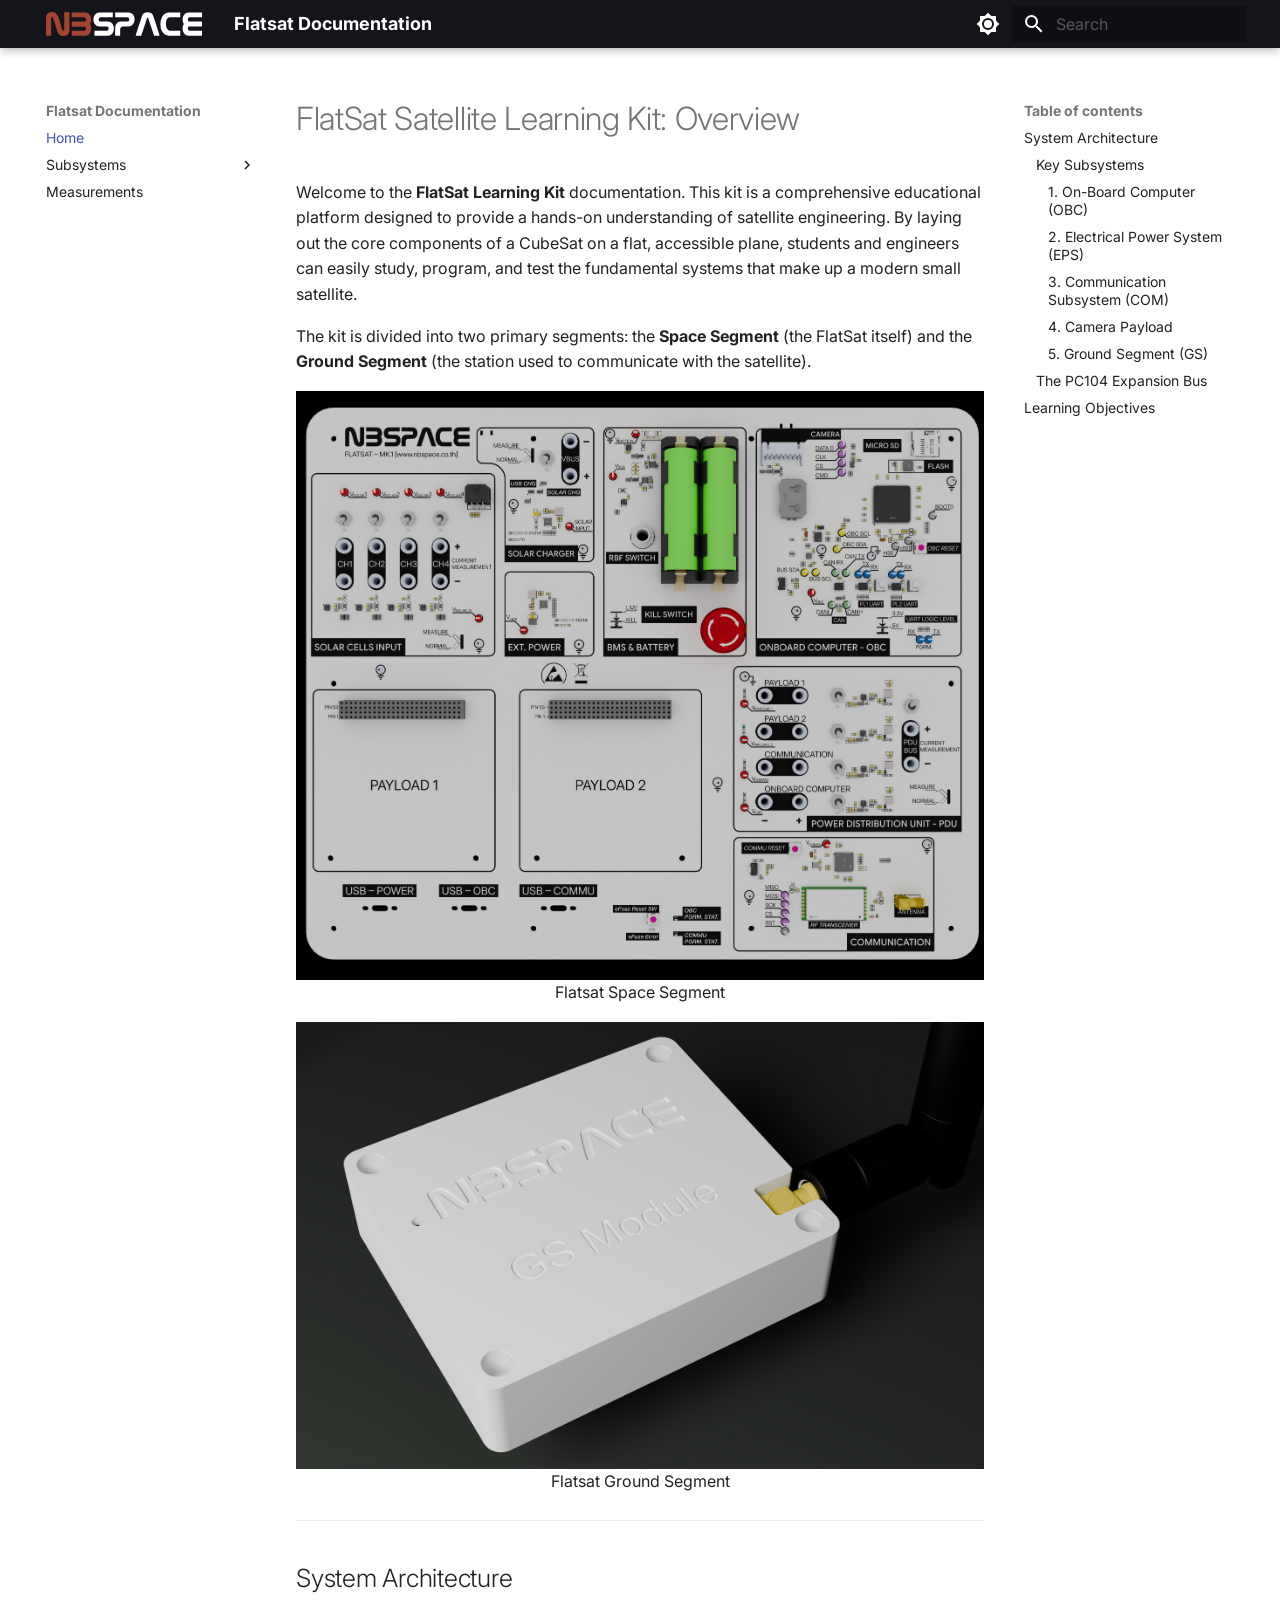
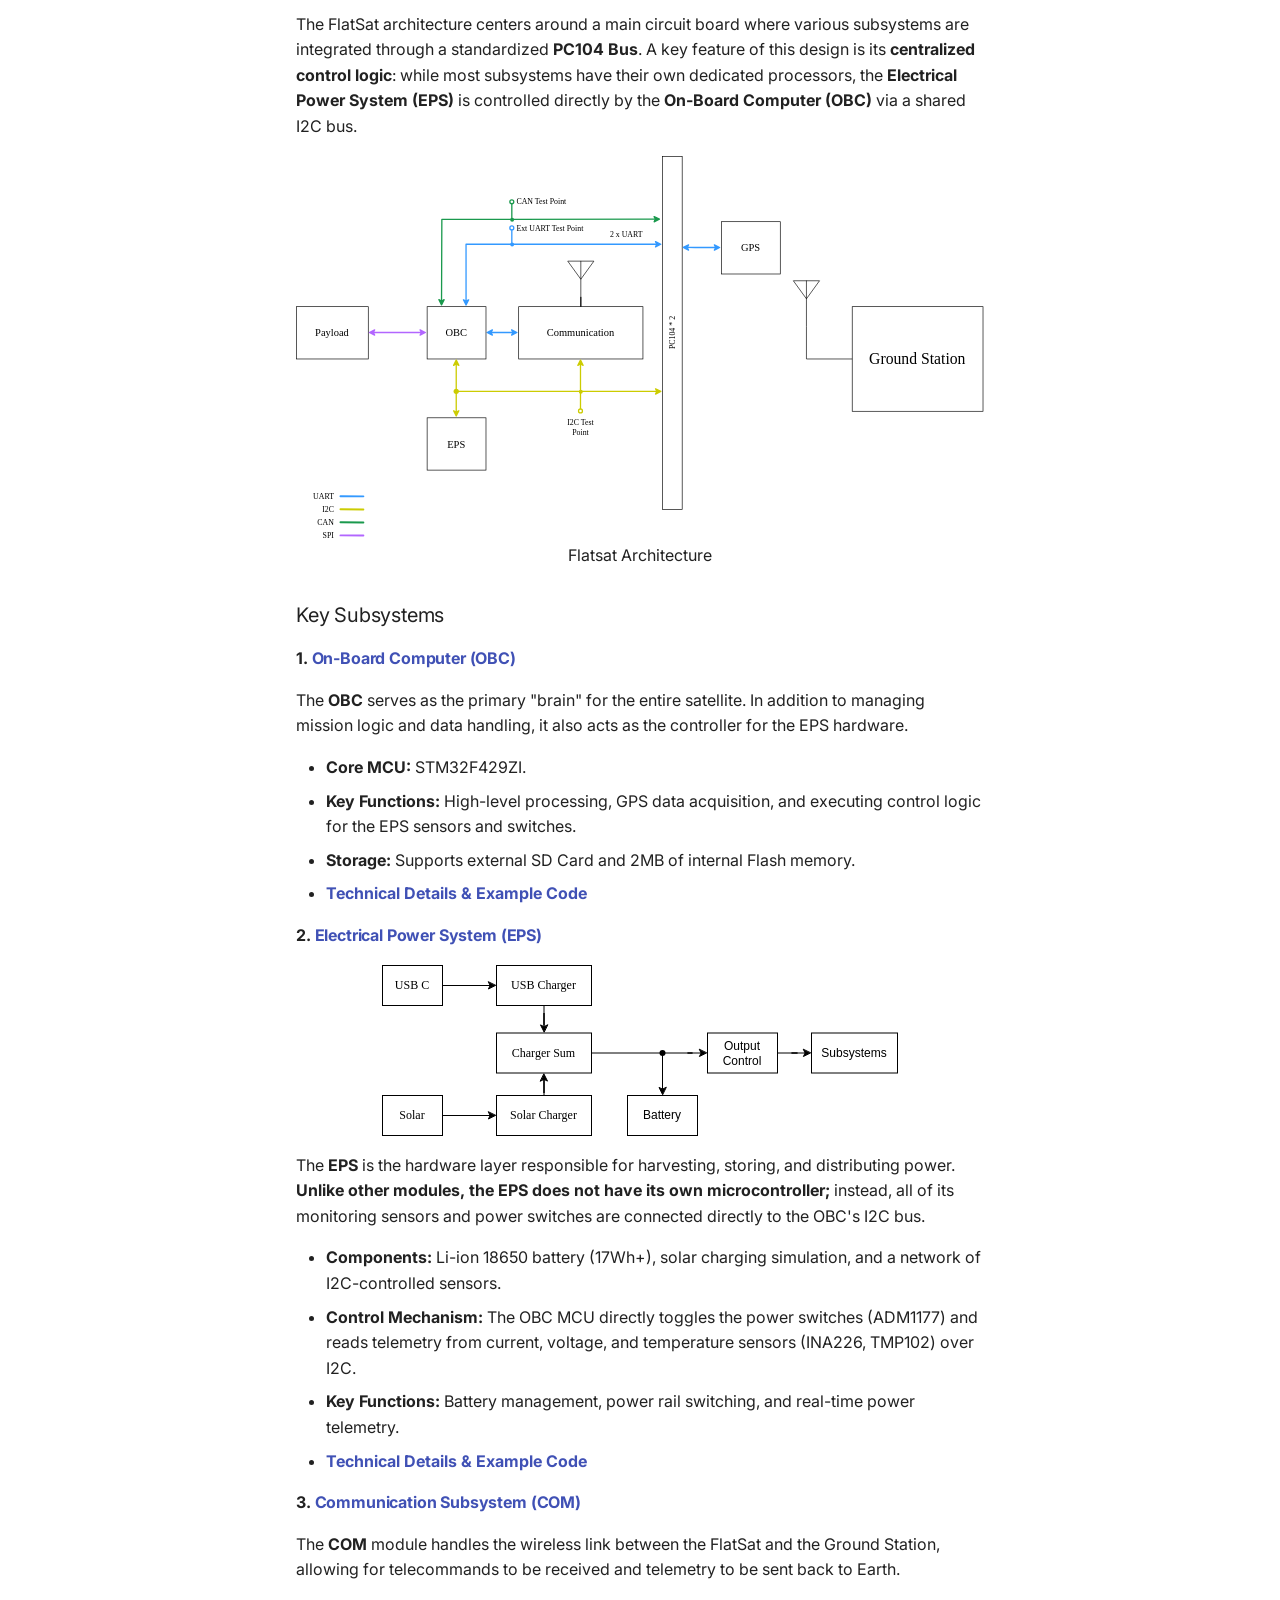
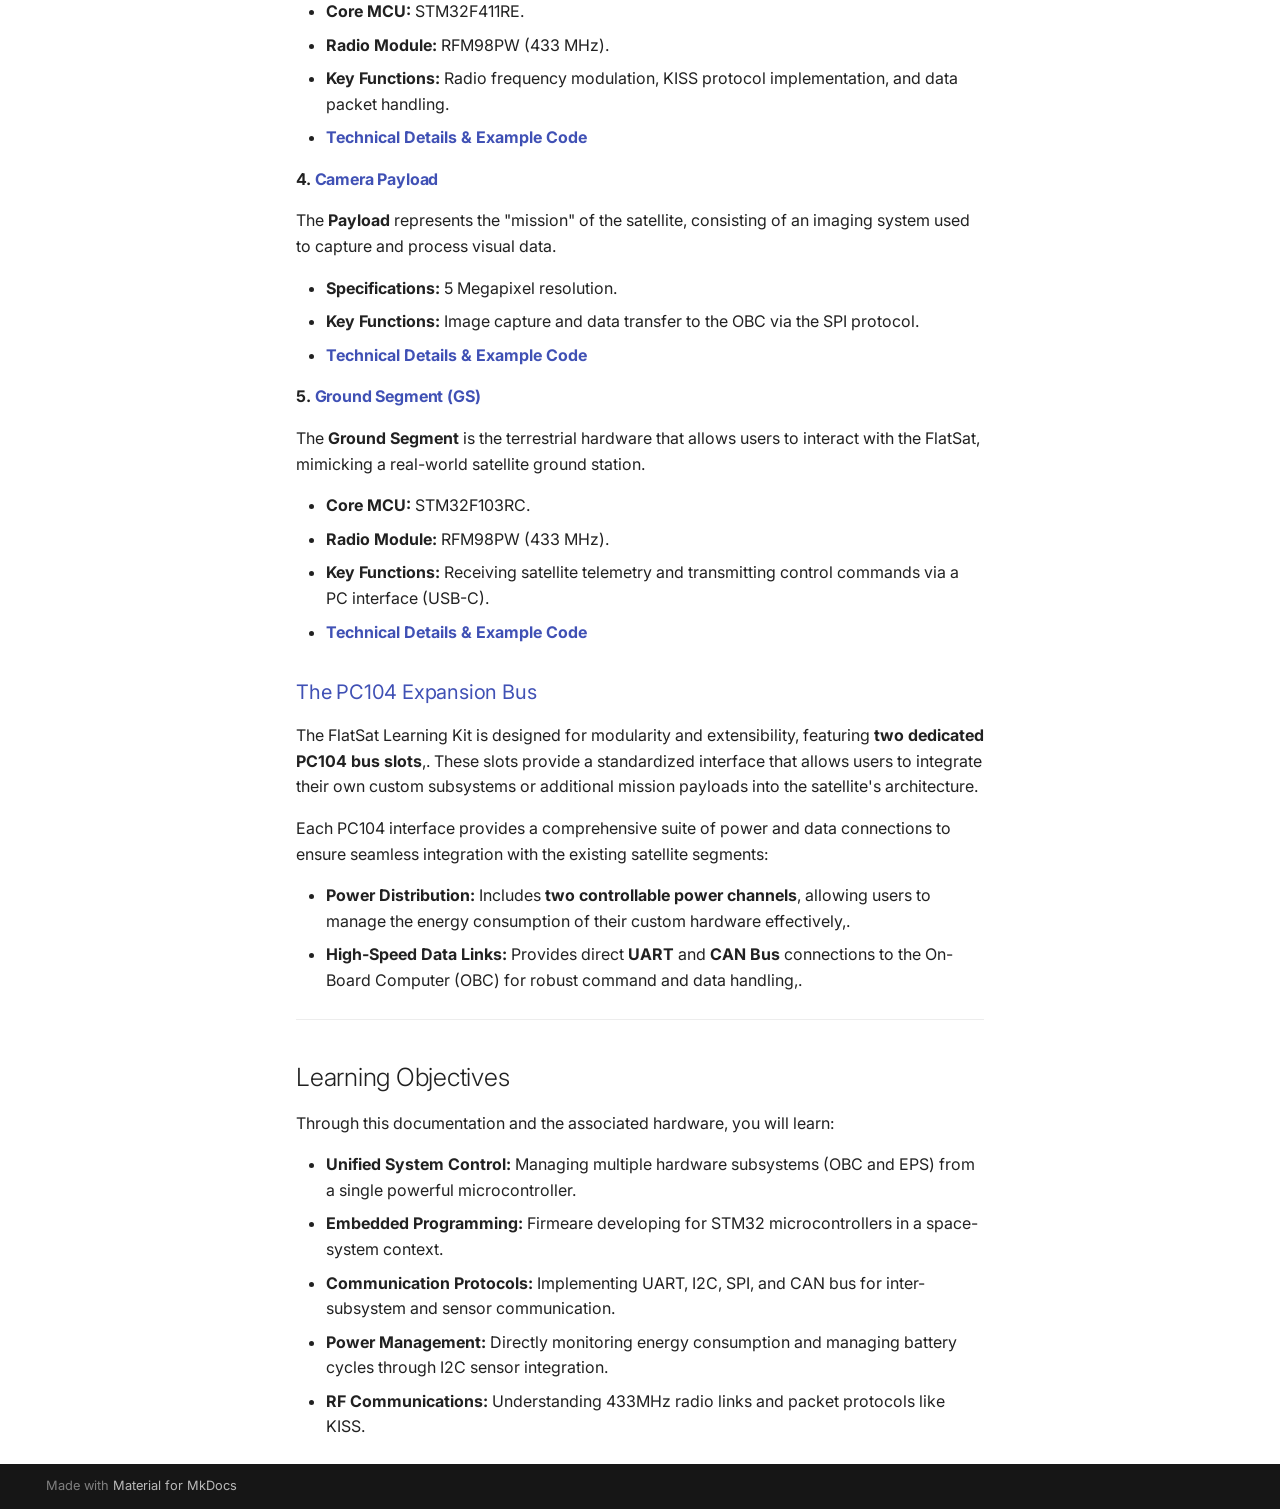
<file: index.html>
<!doctype html>
<html lang="en" class="no-js">
  <head>
    
      <meta charset="utf-8">
      <meta name="viewport" content="width=device-width,initial-scale=1">
      
      
        <meta name="author" content="NBSpace">
      
      
        <link rel="canonical" href="https://flatsat.kidorbit.space/">
      
      
      
        <link rel="next" href="subsystems/obc/">
      
      
        
      
      
      <link rel="icon" href="assets/images/favicon.png">
      <meta name="generator" content="mkdocs-1.6.1, mkdocs-material-9.7.7">
    
    
      
        <title>Flatsat Documentation</title>
      
    
    
      <link rel="stylesheet" href="assets/stylesheets/main.ec1eaa64.min.css">
      
        
        <link rel="stylesheet" href="assets/stylesheets/palette.ab4e12ef.min.css">
      
      


    
    
      
    
    
      
        
        
        <link rel="preconnect" href="https://fonts.gstatic.com" crossorigin>
        <link rel="stylesheet" href="https://fonts.googleapis.com/css?family=Inter:300,300i,400,400i,700,700i%7CRoboto+Mono:400,400i,700,700i&display=fallback">
        <style>:root{--md-text-font:"Inter";--md-code-font:"Roboto Mono"}</style>
      
    
    
      <link rel="stylesheet" href="stylesheets/extra.css">
    
      <link rel="stylesheet" href="assets/stylesheets/mkdocs_d2_plugin.css">
    
    <script>__md_scope=new URL(".",location),__md_hash=e=>[...e].reduce(((e,_)=>(e<<5)-e+_.charCodeAt(0)),0),__md_get=(e,_=localStorage,t=__md_scope)=>JSON.parse(_.getItem(t.pathname+"."+e)),__md_set=(e,_,t=localStorage,a=__md_scope)=>{try{t.setItem(a.pathname+"."+e,JSON.stringify(_))}catch(e){}}</script>
    
      

    
    
  </head>
  
  
    
    
      
    
    
    
    
    <body dir="ltr" data-md-color-scheme="default" data-md-color-primary="black" data-md-color-accent="indigo">
  
    
    <input class="md-toggle" data-md-toggle="drawer" type="checkbox" id="__drawer" autocomplete="off">
    <input class="md-toggle" data-md-toggle="search" type="checkbox" id="__search" autocomplete="off">
    <label class="md-overlay" for="__drawer"></label>
    <div data-md-component="skip">
      
        
        <a href="#flatsat-satellite-learning-kit-overview" class="md-skip">
          Skip to content
        </a>
      
    </div>
    <div data-md-component="announce">
      
    </div>
    
    
      

  

<header class="md-header md-header--shadow" data-md-component="header">
  <nav class="md-header__inner md-grid" aria-label="Header">
    <a href="." title="Flatsat Documentation" class="md-header__button md-logo" aria-label="Flatsat Documentation" data-md-component="logo">
      
  <img src="assets/nb_logo_w.png" alt="logo">

    </a>
    <label class="md-header__button md-icon" for="__drawer">
      
      <svg xmlns="http://www.w3.org/2000/svg" viewBox="0 0 24 24"><path d="M3 6h18v2H3zm0 5h18v2H3zm0 5h18v2H3z"/></svg>
    </label>
    <div class="md-header__title" data-md-component="header-title">
      <div class="md-header__ellipsis">
        <div class="md-header__topic">
          <span class="md-ellipsis">
            Flatsat Documentation
          </span>
        </div>
        <div class="md-header__topic" data-md-component="header-topic">
          <span class="md-ellipsis">
            
              Home
            
          </span>
        </div>
      </div>
    </div>
    
      
        <form class="md-header__option" data-md-component="palette">
  
    
    
    
    <input class="md-option" data-md-color-media="" data-md-color-scheme="default" data-md-color-primary="black" data-md-color-accent="indigo"  aria-label="Switch to dark mode"  type="radio" name="__palette" id="__palette_0">
    
      <label class="md-header__button md-icon" title="Switch to dark mode" for="__palette_1" hidden>
        <svg xmlns="http://www.w3.org/2000/svg" viewBox="0 0 24 24"><path d="M12 8a4 4 0 0 0-4 4 4 4 0 0 0 4 4 4 4 0 0 0 4-4 4 4 0 0 0-4-4m0 10a6 6 0 0 1-6-6 6 6 0 0 1 6-6 6 6 0 0 1 6 6 6 6 0 0 1-6 6m8-9.31V4h-4.69L12 .69 8.69 4H4v4.69L.69 12 4 15.31V20h4.69L12 23.31 15.31 20H20v-4.69L23.31 12z"/></svg>
      </label>
    
  
    
    
    
    <input class="md-option" data-md-color-media="" data-md-color-scheme="slate" data-md-color-primary="black" data-md-color-accent="indigo"  aria-label="Switch to light mode"  type="radio" name="__palette" id="__palette_1">
    
      <label class="md-header__button md-icon" title="Switch to light mode" for="__palette_0" hidden>
        <svg xmlns="http://www.w3.org/2000/svg" viewBox="0 0 24 24"><path d="M12 18c-.89 0-1.74-.2-2.5-.55C11.56 16.5 13 14.42 13 12s-1.44-4.5-3.5-5.45C10.26 6.2 11.11 6 12 6a6 6 0 0 1 6 6 6 6 0 0 1-6 6m8-9.31V4h-4.69L12 .69 8.69 4H4v4.69L.69 12 4 15.31V20h4.69L12 23.31 15.31 20H20v-4.69L23.31 12z"/></svg>
      </label>
    
  
</form>
      
    
    
      <script>var palette=__md_get("__palette");if(palette&&palette.color){if("(prefers-color-scheme)"===palette.color.media){var media=matchMedia("(prefers-color-scheme: light)"),input=document.querySelector(media.matches?"[data-md-color-media='(prefers-color-scheme: light)']":"[data-md-color-media='(prefers-color-scheme: dark)']");palette.color.media=input.getAttribute("data-md-color-media"),palette.color.scheme=input.getAttribute("data-md-color-scheme"),palette.color.primary=input.getAttribute("data-md-color-primary"),palette.color.accent=input.getAttribute("data-md-color-accent")}for(var[key,value]of Object.entries(palette.color))document.body.setAttribute("data-md-color-"+key,value)}</script>
    
    
    
      
      
        <label class="md-header__button md-icon" for="__search">
          
          <svg xmlns="http://www.w3.org/2000/svg" viewBox="0 0 24 24"><path d="M9.5 3A6.5 6.5 0 0 1 16 9.5c0 1.61-.59 3.09-1.56 4.23l.27.27h.79l5 5-1.5 1.5-5-5v-.79l-.27-.27A6.52 6.52 0 0 1 9.5 16 6.5 6.5 0 0 1 3 9.5 6.5 6.5 0 0 1 9.5 3m0 2C7 5 5 7 5 9.5S7 14 9.5 14 14 12 14 9.5 12 5 9.5 5"/></svg>
        </label>
        <div class="md-search" data-md-component="search" role="dialog">
  <label class="md-search__overlay" for="__search"></label>
  <div class="md-search__inner" role="search">
    <form class="md-search__form" name="search">
      <input type="text" class="md-search__input" name="query" aria-label="Search" placeholder="Search" autocapitalize="off" autocorrect="off" autocomplete="off" spellcheck="false" data-md-component="search-query" required>
      <label class="md-search__icon md-icon" for="__search">
        
        <svg xmlns="http://www.w3.org/2000/svg" viewBox="0 0 24 24"><path d="M9.5 3A6.5 6.5 0 0 1 16 9.5c0 1.61-.59 3.09-1.56 4.23l.27.27h.79l5 5-1.5 1.5-5-5v-.79l-.27-.27A6.52 6.52 0 0 1 9.5 16 6.5 6.5 0 0 1 3 9.5 6.5 6.5 0 0 1 9.5 3m0 2C7 5 5 7 5 9.5S7 14 9.5 14 14 12 14 9.5 12 5 9.5 5"/></svg>
        
        <svg xmlns="http://www.w3.org/2000/svg" viewBox="0 0 24 24"><path d="M20 11v2H8l5.5 5.5-1.42 1.42L4.16 12l7.92-7.92L13.5 5.5 8 11z"/></svg>
      </label>
      <nav class="md-search__options" aria-label="Search">
        
        <button type="reset" class="md-search__icon md-icon" title="Clear" aria-label="Clear" tabindex="-1">
          
          <svg xmlns="http://www.w3.org/2000/svg" viewBox="0 0 24 24"><path d="M19 6.41 17.59 5 12 10.59 6.41 5 5 6.41 10.59 12 5 17.59 6.41 19 12 13.41 17.59 19 19 17.59 13.41 12z"/></svg>
        </button>
      </nav>
      
    </form>
    <div class="md-search__output">
      <div class="md-search__scrollwrap" tabindex="0" data-md-scrollfix>
        <div class="md-search-result" data-md-component="search-result">
          <div class="md-search-result__meta">
            Initializing search
          </div>
          <ol class="md-search-result__list" role="presentation"></ol>
        </div>
      </div>
    </div>
  </div>
</div>
      
    
    
  </nav>
  
</header>
    
    <div class="md-container" data-md-component="container">
      
      
        
          
        
      
      <main class="md-main" data-md-component="main">
        <div class="md-main__inner md-grid">
          
            
              
              <div class="md-sidebar md-sidebar--primary" data-md-component="sidebar" data-md-type="navigation" >
                <div class="md-sidebar__scrollwrap">
                  <div class="md-sidebar__inner">
                    



<nav class="md-nav md-nav--primary" aria-label="Navigation" data-md-level="0">
  <label class="md-nav__title" for="__drawer">
    <a href="." title="Flatsat Documentation" class="md-nav__button md-logo" aria-label="Flatsat Documentation" data-md-component="logo">
      
  <img src="assets/nb_logo_w.png" alt="logo">

    </a>
    Flatsat Documentation
  </label>
  
  <ul class="md-nav__list" data-md-scrollfix>
    
      
      
  
  
    
  
  
  
    <li class="md-nav__item md-nav__item--active">
      
      <input class="md-nav__toggle md-toggle" type="checkbox" id="__toc">
      
      
        
      
      
        <label class="md-nav__link md-nav__link--active" for="__toc">
          
  
  
  <span class="md-ellipsis">
    
  
    Home
  

    
  </span>
  
  

          <span class="md-nav__icon md-icon"></span>
        </label>
      
      <a href="." class="md-nav__link md-nav__link--active">
        
  
  
  <span class="md-ellipsis">
    
  
    Home
  

    
  </span>
  
  

      </a>
      
        

<nav class="md-nav md-nav--secondary" aria-label="Table of contents">
  
  
  
    
  
  
    <label class="md-nav__title" for="__toc">
      <span class="md-nav__icon md-icon"></span>
      Table of contents
    </label>
    <ul class="md-nav__list" data-md-component="toc" data-md-scrollfix>
      
        <li class="md-nav__item">
  <a href="#system-architecture" class="md-nav__link">
    <span class="md-ellipsis">
      
        System Architecture
      
    </span>
  </a>
  
    <nav class="md-nav" aria-label="System Architecture">
      <ul class="md-nav__list">
        
          <li class="md-nav__item">
  <a href="#key-subsystems" class="md-nav__link">
    <span class="md-ellipsis">
      
        Key Subsystems
      
    </span>
  </a>
  
    <nav class="md-nav" aria-label="Key Subsystems">
      <ul class="md-nav__list">
        
          <li class="md-nav__item">
  <a href="#1-on-board-computer-obc" class="md-nav__link">
    <span class="md-ellipsis">
      
        1. On-Board Computer (OBC)
      
    </span>
  </a>
  
</li>
        
          <li class="md-nav__item">
  <a href="#2-electrical-power-system-eps" class="md-nav__link">
    <span class="md-ellipsis">
      
        2. Electrical Power System (EPS)
      
    </span>
  </a>
  
</li>
        
          <li class="md-nav__item">
  <a href="#3-communication-subsystem-com" class="md-nav__link">
    <span class="md-ellipsis">
      
        3. Communication Subsystem (COM)
      
    </span>
  </a>
  
</li>
        
          <li class="md-nav__item">
  <a href="#4-camera-payload" class="md-nav__link">
    <span class="md-ellipsis">
      
        4. Camera Payload
      
    </span>
  </a>
  
</li>
        
          <li class="md-nav__item">
  <a href="#5-ground-segment-gs" class="md-nav__link">
    <span class="md-ellipsis">
      
        5. Ground Segment (GS)
      
    </span>
  </a>
  
</li>
        
      </ul>
    </nav>
  
</li>
        
          <li class="md-nav__item">
  <a href="#the-pc104-expansion-bus" class="md-nav__link">
    <span class="md-ellipsis">
      
        The PC104 Expansion Bus
      
    </span>
  </a>
  
</li>
        
      </ul>
    </nav>
  
</li>
      
        <li class="md-nav__item">
  <a href="#learning-objectives" class="md-nav__link">
    <span class="md-ellipsis">
      
        Learning Objectives
      
    </span>
  </a>
  
</li>
      
    </ul>
  
</nav>
      
    </li>
  

    
      
      
  
  
  
  
    
    
    
    
    
    <li class="md-nav__item md-nav__item--nested">
      
        
        
        <input class="md-nav__toggle md-toggle " type="checkbox" id="__nav_2" >
        
          
          <label class="md-nav__link" for="__nav_2" id="__nav_2_label" tabindex="0">
            
  
  
  <span class="md-ellipsis">
    
  
    Subsystems
  

    
  </span>
  
  

            <span class="md-nav__icon md-icon"></span>
          </label>
        
        <nav class="md-nav" data-md-level="1" aria-labelledby="__nav_2_label" aria-expanded="false">
          <label class="md-nav__title" for="__nav_2">
            <span class="md-nav__icon md-icon"></span>
            
  
    Subsystems
  

          </label>
          <ul class="md-nav__list" data-md-scrollfix>
            
              
                
  
  
  
  
    <li class="md-nav__item">
      <a href="subsystems/obc/" class="md-nav__link">
        
  
  
  <span class="md-ellipsis">
    
  
    On-board Computer (OBC)
  

    
  </span>
  
  

      </a>
    </li>
  

              
            
              
                
  
  
  
  
    <li class="md-nav__item">
      <a href="subsystems/eps/" class="md-nav__link">
        
  
  
  <span class="md-ellipsis">
    
  
    Electrical Power System (EPS)
  

    
  </span>
  
  

      </a>
    </li>
  

              
            
              
                
  
  
  
  
    <li class="md-nav__item">
      <a href="subsystems/communication/" class="md-nav__link">
        
  
  
  <span class="md-ellipsis">
    
  
    Communication System (COMMS)
  

    
  </span>
  
  

      </a>
    </li>
  

              
            
              
                
  
  
  
  
    <li class="md-nav__item">
      <a href="subsystems/payload/" class="md-nav__link">
        
  
  
  <span class="md-ellipsis">
    
  
    Payload
  

    
  </span>
  
  

      </a>
    </li>
  

              
            
              
                
  
  
  
  
    <li class="md-nav__item">
      <a href="subsystems/ground-segment/" class="md-nav__link">
        
  
  
  <span class="md-ellipsis">
    
  
    Ground Station
  

    
  </span>
  
  

      </a>
    </li>
  

              
            
          </ul>
        </nav>
      
    </li>
  

    
      
      
  
  
  
  
    <li class="md-nav__item">
      <a href="measurements_point/" class="md-nav__link">
        
  
  
  <span class="md-ellipsis">
    
  
    Measurements
  

    
  </span>
  
  

      </a>
    </li>
  

    
  </ul>
</nav>
                  </div>
                </div>
              </div>
            
            
              
              <div class="md-sidebar md-sidebar--secondary" data-md-component="sidebar" data-md-type="toc" >
                <div class="md-sidebar__scrollwrap">
                  <div class="md-sidebar__inner">
                    

<nav class="md-nav md-nav--secondary" aria-label="Table of contents">
  
  
  
    
  
  
    <label class="md-nav__title" for="__toc">
      <span class="md-nav__icon md-icon"></span>
      Table of contents
    </label>
    <ul class="md-nav__list" data-md-component="toc" data-md-scrollfix>
      
        <li class="md-nav__item">
  <a href="#system-architecture" class="md-nav__link">
    <span class="md-ellipsis">
      
        System Architecture
      
    </span>
  </a>
  
    <nav class="md-nav" aria-label="System Architecture">
      <ul class="md-nav__list">
        
          <li class="md-nav__item">
  <a href="#key-subsystems" class="md-nav__link">
    <span class="md-ellipsis">
      
        Key Subsystems
      
    </span>
  </a>
  
    <nav class="md-nav" aria-label="Key Subsystems">
      <ul class="md-nav__list">
        
          <li class="md-nav__item">
  <a href="#1-on-board-computer-obc" class="md-nav__link">
    <span class="md-ellipsis">
      
        1. On-Board Computer (OBC)
      
    </span>
  </a>
  
</li>
        
          <li class="md-nav__item">
  <a href="#2-electrical-power-system-eps" class="md-nav__link">
    <span class="md-ellipsis">
      
        2. Electrical Power System (EPS)
      
    </span>
  </a>
  
</li>
        
          <li class="md-nav__item">
  <a href="#3-communication-subsystem-com" class="md-nav__link">
    <span class="md-ellipsis">
      
        3. Communication Subsystem (COM)
      
    </span>
  </a>
  
</li>
        
          <li class="md-nav__item">
  <a href="#4-camera-payload" class="md-nav__link">
    <span class="md-ellipsis">
      
        4. Camera Payload
      
    </span>
  </a>
  
</li>
        
          <li class="md-nav__item">
  <a href="#5-ground-segment-gs" class="md-nav__link">
    <span class="md-ellipsis">
      
        5. Ground Segment (GS)
      
    </span>
  </a>
  
</li>
        
      </ul>
    </nav>
  
</li>
        
          <li class="md-nav__item">
  <a href="#the-pc104-expansion-bus" class="md-nav__link">
    <span class="md-ellipsis">
      
        The PC104 Expansion Bus
      
    </span>
  </a>
  
</li>
        
      </ul>
    </nav>
  
</li>
      
        <li class="md-nav__item">
  <a href="#learning-objectives" class="md-nav__link">
    <span class="md-ellipsis">
      
        Learning Objectives
      
    </span>
  </a>
  
</li>
      
    </ul>
  
</nav>
                  </div>
                </div>
              </div>
            
          
          
            <div class="md-content" data-md-component="content">
              
              <article class="md-content__inner md-typeset">
                
                  



<h1 id="flatsat-satellite-learning-kit-overview">FlatSat Satellite Learning Kit: Overview</h1>
<p>Welcome to the <strong>FlatSat Learning Kit</strong> documentation. This kit is a comprehensive educational platform designed to provide a hands-on understanding of satellite engineering. By laying out the core components of a CubeSat on a flat, accessible plane, students and engineers can easily study, program, and test the fundamental systems that make up a modern small satellite.</p>
<p>The kit is divided into two primary segments: the <strong>Space Segment</strong> (the FlatSat itself) and the <strong>Ground Segment</strong> (the station used to communicate with the satellite).</p>
<figure>
<img src="assets/flatsat_board.jpg"/>
<caption>Flatsat Space Segment</caption>
</figure>

<figure>
<img src="assets/gs.jpg"/>
<caption>Flatsat Ground Segment</caption>
</figure>

<hr />
<h2 id="system-architecture">System Architecture</h2>
<p>The FlatSat architecture centers around a main circuit board where various subsystems are integrated through a standardized <strong>PC104 Bus</strong>. A key feature of this design is its <strong>centralized control logic</strong>: while most subsystems have their own dedicated processors, the <strong>Electrical Power System (EPS)</strong> is controlled directly by the <strong>On-Board Computer (OBC)</strong> via a shared I2C bus.</p>
<figure>
<img alt="Overview" src="assets/diagram/Flatsat_Block_Diagram.drawio-1.svg"/>
<caption>Flatsat Architecture</caption>
</figure>

<h3 id="key-subsystems">Key Subsystems</h3>
<h4 id="1-on-board-computer-obc">1. <a href="subsystems/obc/">On-Board Computer (OBC)</a></h4>
<p>The <strong>OBC</strong> serves as the primary "brain" for the entire satellite. In addition to managing mission logic and data handling, it also acts as the controller for the EPS hardware.</p>
<ul>
<li><strong>Core MCU:</strong> STM32F429ZI.</li>
<li><strong>Key Functions:</strong> High-level processing, GPS data acquisition, and executing control logic for the EPS sensors and switches.</li>
<li><strong>Storage:</strong> Supports external SD Card and 2MB of internal Flash memory.</li>
<li><strong><a href="subsystems/obc/">Technical Details &amp; Example Code</a></strong></li>
</ul>
<h4 id="2-electrical-power-system-eps">2. <a href="subsystems/eps/">Electrical Power System (EPS)</a></h4>
<figure>
<!-- <img src="assets/diagram/eps_simplified.svg"/> -->
<img alt="EPS-Simplified" src="assets/diagram/Flatsat_Block_Diagram.drawio-7.svg"/>

<!-- <caption>EPS Power diagram</caption> -->
</figure>
<p>The <strong>EPS</strong> is the hardware layer responsible for harvesting, storing, and distributing power. <strong>Unlike other modules, the EPS does not have its own microcontroller;</strong> instead, all of its monitoring sensors and power switches are connected directly to the OBC's I2C bus.</p>
<ul>
<li><strong>Components:</strong> Li-ion 18650 battery (17Wh+), solar charging simulation, and a network of I2C-controlled sensors.</li>
<li><strong>Control Mechanism:</strong> The OBC MCU directly toggles the power switches (ADM1177) and reads telemetry from current, voltage, and temperature sensors (INA226, TMP102) over I2C.</li>
<li><strong>Key Functions:</strong> Battery management, power rail switching, and real-time power telemetry.</li>
<li><strong><a href="subsystems/eps/">Technical Details &amp; Example Code</a></strong></li>
</ul>
<h4 id="3-communication-subsystem-com">3. <a href="subsystems/communication/">Communication Subsystem (COM)</a></h4>
<p>The <strong>COM</strong> module handles the wireless link between the FlatSat and the Ground Station, allowing for telecommands to be received and telemetry to be sent back to Earth.</p>
<ul>
<li><strong>Core MCU:</strong> STM32F411RE.</li>
<li><strong>Radio Module:</strong> RFM98PW (433 MHz).</li>
<li><strong>Key Functions:</strong> Radio frequency modulation, KISS protocol implementation, and data packet handling.</li>
<li><strong><a href="subsystems/communication/">Technical Details &amp; Example Code</a></strong></li>
</ul>
<h4 id="4-camera-payload">4. <a href="subsystems/payload/">Camera Payload</a></h4>
<p>The <strong>Payload</strong> represents the "mission" of the satellite, consisting of an imaging system used to capture and process visual data.</p>
<ul>
<li><strong>Specifications:</strong> 5 Megapixel resolution.</li>
<li><strong>Key Functions:</strong> Image capture and data transfer to the OBC via the SPI protocol.</li>
<li><strong><a href="subsystems/payload/">Technical Details &amp; Example Code</a></strong></li>
</ul>
<h4 id="5-ground-segment-gs">5. <a href="subsystems/ground-segment/">Ground Segment (GS)</a></h4>
<p>The <strong>Ground Segment</strong> is the terrestrial hardware that allows users to interact with the FlatSat, mimicking a real-world satellite ground station.</p>
<ul>
<li><strong>Core MCU:</strong> STM32F103RC.</li>
<li><strong>Radio Module:</strong> RFM98PW (433 MHz).</li>
<li><strong>Key Functions:</strong> Receiving satellite telemetry and transmitting control commands via a PC interface (USB-C).</li>
<li><strong><a href="subsystems/ground-segment/">Technical Details &amp; Example Code</a></strong></li>
</ul>
<h3 id="the-pc104-expansion-bus"><a href="subsystems/payload/#pc104-payload-expansion">The PC104 Expansion Bus</a></h3>
<p>The FlatSat Learning Kit is designed for modularity and extensibility, featuring <strong>two dedicated PC104 bus slots</strong>,. These slots provide a standardized interface that allows users to integrate their own custom subsystems or additional mission payloads into the satellite's architecture.</p>
<p>Each PC104 interface provides a comprehensive suite of power and data connections to ensure seamless integration with the existing satellite segments:</p>
<ul>
<li><strong>Power Distribution:</strong> Includes <strong>two controllable power channels</strong>, allowing users to manage the energy consumption of their custom hardware effectively,.</li>
<li><strong>High-Speed Data Links:</strong> Provides direct <strong>UART</strong> and <strong>CAN Bus</strong> connections to the On-Board Computer (OBC) for robust command and data handling,.</li>
</ul>
<hr />
<h2 id="learning-objectives">Learning Objectives</h2>
<p>Through this documentation and the associated hardware, you will learn:</p>
<ul>
<li><strong>Unified System Control:</strong> Managing multiple hardware subsystems (OBC and EPS) from a single powerful microcontroller.</li>
<li><strong>Embedded Programming:</strong> Firmeare developing for STM32 microcontrollers in a space-system context.</li>
<li><strong>Communication Protocols:</strong> Implementing UART, I2C, SPI, and CAN bus for inter-subsystem and sensor communication.</li>
<li><strong>Power Management:</strong> Directly monitoring energy consumption and managing battery cycles through I2C sensor integration.</li>
<li><strong>RF Communications:</strong> Understanding 433MHz radio links and packet protocols like KISS.</li>
</ul>












                
              </article>
            </div>
          
          
<script>var target=document.getElementById(location.hash.slice(1));target&&target.name&&(target.checked=target.name.startsWith("__tabbed_"))</script>
        </div>
        
      </main>
      
        <footer class="md-footer">
  
  <div class="md-footer-meta md-typeset">
    <div class="md-footer-meta__inner md-grid">
      <div class="md-copyright">
  
  
    Made with
    <a href="https://squidfunk.github.io/mkdocs-material/" target="_blank" rel="noopener">
      Material for MkDocs
    </a>
  
</div>
      
    </div>
  </div>
</footer>
      
    </div>
    <div class="md-dialog" data-md-component="dialog">
      <div class="md-dialog__inner md-typeset"></div>
    </div>
    
    
    
      
      
      <script id="__config" type="application/json">{"annotate": null, "base": ".", "features": [], "search": "assets/javascripts/workers/search.2c215733.min.js", "tags": null, "translations": {"clipboard.copied": "Copied to clipboard", "clipboard.copy": "Copy to clipboard", "search.result.more.one": "1 more on this page", "search.result.more.other": "# more on this page", "search.result.none": "No matching documents", "search.result.one": "1 matching document", "search.result.other": "# matching documents", "search.result.placeholder": "Type to start searching", "search.result.term.missing": "Missing", "select.version": "Select version"}, "version": null}</script>
    
    
      <script src="assets/javascripts/bundle.d7400e89.min.js"></script>
      
    
  </body>
</html>
</file>
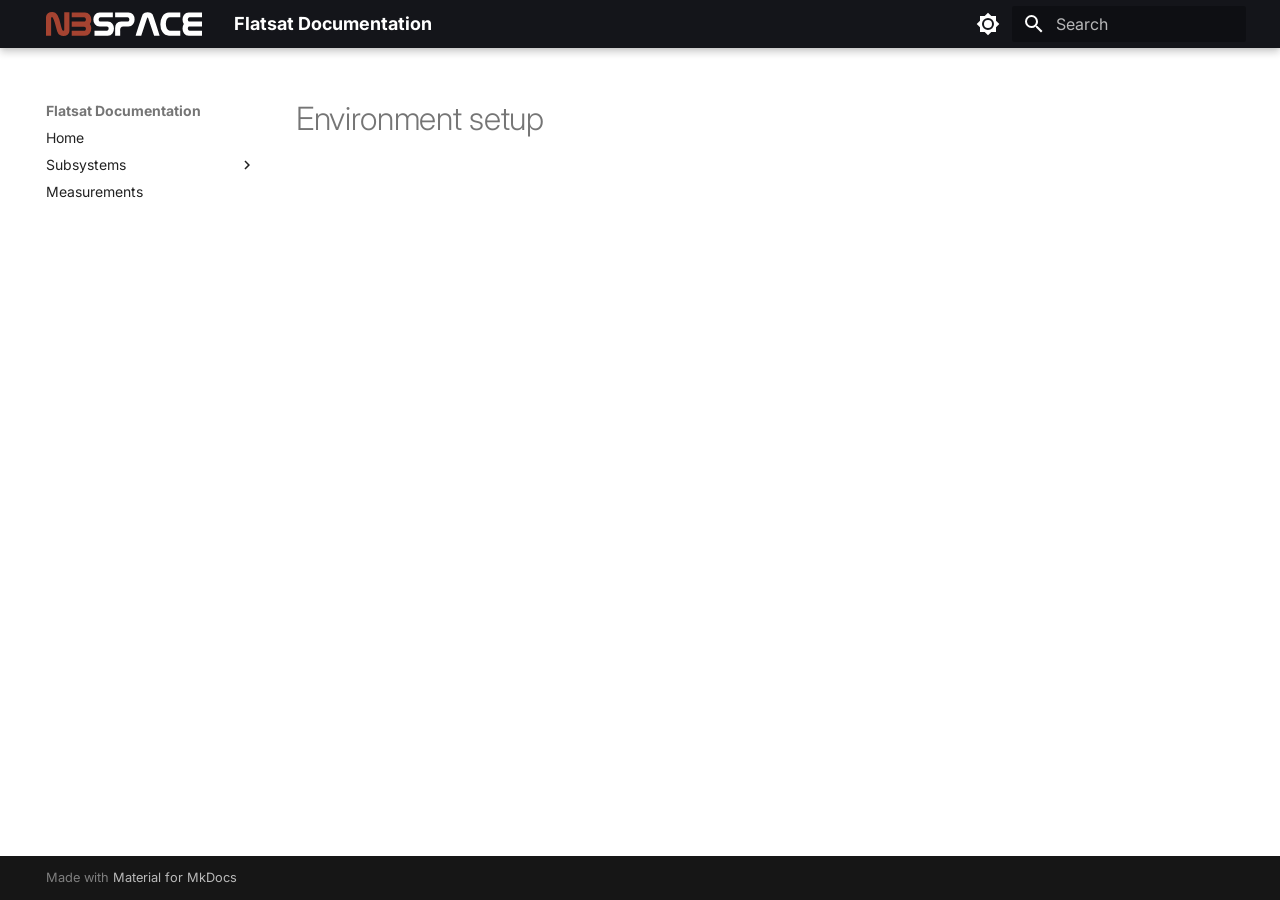
<file: environment_setup/index.html>
<!doctype html>
<html lang="en" class="no-js">
  <head>
    
      <meta charset="utf-8">
      <meta name="viewport" content="width=device-width,initial-scale=1">
      
      
        <meta name="author" content="NBSpace">
      
      
        <link rel="canonical" href="https://flatsat.kidorbit.space/environment_setup/">
      
      
      
      
        
      
      
      <link rel="icon" href="../assets/images/favicon.png">
      <meta name="generator" content="mkdocs-1.6.1, mkdocs-material-9.7.7">
    
    
      
        <title>Environment setup - Flatsat Documentation</title>
      
    
    
      <link rel="stylesheet" href="../assets/stylesheets/main.ec1eaa64.min.css">
      
        
        <link rel="stylesheet" href="../assets/stylesheets/palette.ab4e12ef.min.css">
      
      


    
    
      
    
    
      
        
        
        <link rel="preconnect" href="https://fonts.gstatic.com" crossorigin>
        <link rel="stylesheet" href="https://fonts.googleapis.com/css?family=Inter:300,300i,400,400i,700,700i%7CRoboto+Mono:400,400i,700,700i&display=fallback">
        <style>:root{--md-text-font:"Inter";--md-code-font:"Roboto Mono"}</style>
      
    
    
      <link rel="stylesheet" href="../stylesheets/extra.css">
    
      <link rel="stylesheet" href="../assets/stylesheets/mkdocs_d2_plugin.css">
    
    <script>__md_scope=new URL("..",location),__md_hash=e=>[...e].reduce(((e,_)=>(e<<5)-e+_.charCodeAt(0)),0),__md_get=(e,_=localStorage,t=__md_scope)=>JSON.parse(_.getItem(t.pathname+"."+e)),__md_set=(e,_,t=localStorage,a=__md_scope)=>{try{t.setItem(a.pathname+"."+e,JSON.stringify(_))}catch(e){}}</script>
    
      

    
    
  </head>
  
  
    
    
      
    
    
    
    
    <body dir="ltr" data-md-color-scheme="default" data-md-color-primary="black" data-md-color-accent="indigo">
  
    
    <input class="md-toggle" data-md-toggle="drawer" type="checkbox" id="__drawer" autocomplete="off">
    <input class="md-toggle" data-md-toggle="search" type="checkbox" id="__search" autocomplete="off">
    <label class="md-overlay" for="__drawer"></label>
    <div data-md-component="skip">
      
    </div>
    <div data-md-component="announce">
      
    </div>
    
    
      

  

<header class="md-header md-header--shadow" data-md-component="header">
  <nav class="md-header__inner md-grid" aria-label="Header">
    <a href=".." title="Flatsat Documentation" class="md-header__button md-logo" aria-label="Flatsat Documentation" data-md-component="logo">
      
  <img src="../assets/nb_logo_w.png" alt="logo">

    </a>
    <label class="md-header__button md-icon" for="__drawer">
      
      <svg xmlns="http://www.w3.org/2000/svg" viewBox="0 0 24 24"><path d="M3 6h18v2H3zm0 5h18v2H3zm0 5h18v2H3z"/></svg>
    </label>
    <div class="md-header__title" data-md-component="header-title">
      <div class="md-header__ellipsis">
        <div class="md-header__topic">
          <span class="md-ellipsis">
            Flatsat Documentation
          </span>
        </div>
        <div class="md-header__topic" data-md-component="header-topic">
          <span class="md-ellipsis">
            
              Environment setup
            
          </span>
        </div>
      </div>
    </div>
    
      
        <form class="md-header__option" data-md-component="palette">
  
    
    
    
    <input class="md-option" data-md-color-media="" data-md-color-scheme="default" data-md-color-primary="black" data-md-color-accent="indigo"  aria-label="Switch to dark mode"  type="radio" name="__palette" id="__palette_0">
    
      <label class="md-header__button md-icon" title="Switch to dark mode" for="__palette_1" hidden>
        <svg xmlns="http://www.w3.org/2000/svg" viewBox="0 0 24 24"><path d="M12 8a4 4 0 0 0-4 4 4 4 0 0 0 4 4 4 4 0 0 0 4-4 4 4 0 0 0-4-4m0 10a6 6 0 0 1-6-6 6 6 0 0 1 6-6 6 6 0 0 1 6 6 6 6 0 0 1-6 6m8-9.31V4h-4.69L12 .69 8.69 4H4v4.69L.69 12 4 15.31V20h4.69L12 23.31 15.31 20H20v-4.69L23.31 12z"/></svg>
      </label>
    
  
    
    
    
    <input class="md-option" data-md-color-media="" data-md-color-scheme="slate" data-md-color-primary="black" data-md-color-accent="indigo"  aria-label="Switch to light mode"  type="radio" name="__palette" id="__palette_1">
    
      <label class="md-header__button md-icon" title="Switch to light mode" for="__palette_0" hidden>
        <svg xmlns="http://www.w3.org/2000/svg" viewBox="0 0 24 24"><path d="M12 18c-.89 0-1.74-.2-2.5-.55C11.56 16.5 13 14.42 13 12s-1.44-4.5-3.5-5.45C10.26 6.2 11.11 6 12 6a6 6 0 0 1 6 6 6 6 0 0 1-6 6m8-9.31V4h-4.69L12 .69 8.69 4H4v4.69L.69 12 4 15.31V20h4.69L12 23.31 15.31 20H20v-4.69L23.31 12z"/></svg>
      </label>
    
  
</form>
      
    
    
      <script>var palette=__md_get("__palette");if(palette&&palette.color){if("(prefers-color-scheme)"===palette.color.media){var media=matchMedia("(prefers-color-scheme: light)"),input=document.querySelector(media.matches?"[data-md-color-media='(prefers-color-scheme: light)']":"[data-md-color-media='(prefers-color-scheme: dark)']");palette.color.media=input.getAttribute("data-md-color-media"),palette.color.scheme=input.getAttribute("data-md-color-scheme"),palette.color.primary=input.getAttribute("data-md-color-primary"),palette.color.accent=input.getAttribute("data-md-color-accent")}for(var[key,value]of Object.entries(palette.color))document.body.setAttribute("data-md-color-"+key,value)}</script>
    
    
    
      
      
        <label class="md-header__button md-icon" for="__search">
          
          <svg xmlns="http://www.w3.org/2000/svg" viewBox="0 0 24 24"><path d="M9.5 3A6.5 6.5 0 0 1 16 9.5c0 1.61-.59 3.09-1.56 4.23l.27.27h.79l5 5-1.5 1.5-5-5v-.79l-.27-.27A6.52 6.52 0 0 1 9.5 16 6.5 6.5 0 0 1 3 9.5 6.5 6.5 0 0 1 9.5 3m0 2C7 5 5 7 5 9.5S7 14 9.5 14 14 12 14 9.5 12 5 9.5 5"/></svg>
        </label>
        <div class="md-search" data-md-component="search" role="dialog">
  <label class="md-search__overlay" for="__search"></label>
  <div class="md-search__inner" role="search">
    <form class="md-search__form" name="search">
      <input type="text" class="md-search__input" name="query" aria-label="Search" placeholder="Search" autocapitalize="off" autocorrect="off" autocomplete="off" spellcheck="false" data-md-component="search-query" required>
      <label class="md-search__icon md-icon" for="__search">
        
        <svg xmlns="http://www.w3.org/2000/svg" viewBox="0 0 24 24"><path d="M9.5 3A6.5 6.5 0 0 1 16 9.5c0 1.61-.59 3.09-1.56 4.23l.27.27h.79l5 5-1.5 1.5-5-5v-.79l-.27-.27A6.52 6.52 0 0 1 9.5 16 6.5 6.5 0 0 1 3 9.5 6.5 6.5 0 0 1 9.5 3m0 2C7 5 5 7 5 9.5S7 14 9.5 14 14 12 14 9.5 12 5 9.5 5"/></svg>
        
        <svg xmlns="http://www.w3.org/2000/svg" viewBox="0 0 24 24"><path d="M20 11v2H8l5.5 5.5-1.42 1.42L4.16 12l7.92-7.92L13.5 5.5 8 11z"/></svg>
      </label>
      <nav class="md-search__options" aria-label="Search">
        
        <button type="reset" class="md-search__icon md-icon" title="Clear" aria-label="Clear" tabindex="-1">
          
          <svg xmlns="http://www.w3.org/2000/svg" viewBox="0 0 24 24"><path d="M19 6.41 17.59 5 12 10.59 6.41 5 5 6.41 10.59 12 5 17.59 6.41 19 12 13.41 17.59 19 19 17.59 13.41 12z"/></svg>
        </button>
      </nav>
      
    </form>
    <div class="md-search__output">
      <div class="md-search__scrollwrap" tabindex="0" data-md-scrollfix>
        <div class="md-search-result" data-md-component="search-result">
          <div class="md-search-result__meta">
            Initializing search
          </div>
          <ol class="md-search-result__list" role="presentation"></ol>
        </div>
      </div>
    </div>
  </div>
</div>
      
    
    
  </nav>
  
</header>
    
    <div class="md-container" data-md-component="container">
      
      
        
          
        
      
      <main class="md-main" data-md-component="main">
        <div class="md-main__inner md-grid">
          
            
              
              <div class="md-sidebar md-sidebar--primary" data-md-component="sidebar" data-md-type="navigation" >
                <div class="md-sidebar__scrollwrap">
                  <div class="md-sidebar__inner">
                    



<nav class="md-nav md-nav--primary" aria-label="Navigation" data-md-level="0">
  <label class="md-nav__title" for="__drawer">
    <a href=".." title="Flatsat Documentation" class="md-nav__button md-logo" aria-label="Flatsat Documentation" data-md-component="logo">
      
  <img src="../assets/nb_logo_w.png" alt="logo">

    </a>
    Flatsat Documentation
  </label>
  
  <ul class="md-nav__list" data-md-scrollfix>
    
      
      
  
  
  
  
    <li class="md-nav__item">
      <a href=".." class="md-nav__link">
        
  
  
  <span class="md-ellipsis">
    
  
    Home
  

    
  </span>
  
  

      </a>
    </li>
  

    
      
      
  
  
  
  
    
    
    
    
    
    <li class="md-nav__item md-nav__item--nested">
      
        
        
        <input class="md-nav__toggle md-toggle " type="checkbox" id="__nav_2" >
        
          
          <label class="md-nav__link" for="__nav_2" id="__nav_2_label" tabindex="0">
            
  
  
  <span class="md-ellipsis">
    
  
    Subsystems
  

    
  </span>
  
  

            <span class="md-nav__icon md-icon"></span>
          </label>
        
        <nav class="md-nav" data-md-level="1" aria-labelledby="__nav_2_label" aria-expanded="false">
          <label class="md-nav__title" for="__nav_2">
            <span class="md-nav__icon md-icon"></span>
            
  
    Subsystems
  

          </label>
          <ul class="md-nav__list" data-md-scrollfix>
            
              
                
  
  
  
  
    <li class="md-nav__item">
      <a href="../subsystems/obc/" class="md-nav__link">
        
  
  
  <span class="md-ellipsis">
    
  
    On-board Computer (OBC)
  

    
  </span>
  
  

      </a>
    </li>
  

              
            
              
                
  
  
  
  
    <li class="md-nav__item">
      <a href="../subsystems/eps/" class="md-nav__link">
        
  
  
  <span class="md-ellipsis">
    
  
    Electrical Power System (EPS)
  

    
  </span>
  
  

      </a>
    </li>
  

              
            
              
                
  
  
  
  
    <li class="md-nav__item">
      <a href="../subsystems/communication/" class="md-nav__link">
        
  
  
  <span class="md-ellipsis">
    
  
    Communication System (COMMS)
  

    
  </span>
  
  

      </a>
    </li>
  

              
            
              
                
  
  
  
  
    <li class="md-nav__item">
      <a href="../subsystems/payload/" class="md-nav__link">
        
  
  
  <span class="md-ellipsis">
    
  
    Payload
  

    
  </span>
  
  

      </a>
    </li>
  

              
            
              
                
  
  
  
  
    <li class="md-nav__item">
      <a href="../subsystems/ground-segment/" class="md-nav__link">
        
  
  
  <span class="md-ellipsis">
    
  
    Ground Station
  

    
  </span>
  
  

      </a>
    </li>
  

              
            
          </ul>
        </nav>
      
    </li>
  

    
      
      
  
  
  
  
    <li class="md-nav__item">
      <a href="../measurements_point/" class="md-nav__link">
        
  
  
  <span class="md-ellipsis">
    
  
    Measurements
  

    
  </span>
  
  

      </a>
    </li>
  

    
  </ul>
</nav>
                  </div>
                </div>
              </div>
            
            
              
              <div class="md-sidebar md-sidebar--secondary" data-md-component="sidebar" data-md-type="toc" >
                <div class="md-sidebar__scrollwrap">
                  <div class="md-sidebar__inner">
                    

<nav class="md-nav md-nav--secondary" aria-label="Table of contents">
  
  
  
  
</nav>
                  </div>
                </div>
              </div>
            
          
          
            <div class="md-content" data-md-component="content">
              
              <article class="md-content__inner md-typeset">
                
                  



  <h1>Environment setup</h1>














                
              </article>
            </div>
          
          
<script>var target=document.getElementById(location.hash.slice(1));target&&target.name&&(target.checked=target.name.startsWith("__tabbed_"))</script>
        </div>
        
      </main>
      
        <footer class="md-footer">
  
  <div class="md-footer-meta md-typeset">
    <div class="md-footer-meta__inner md-grid">
      <div class="md-copyright">
  
  
    Made with
    <a href="https://squidfunk.github.io/mkdocs-material/" target="_blank" rel="noopener">
      Material for MkDocs
    </a>
  
</div>
      
    </div>
  </div>
</footer>
      
    </div>
    <div class="md-dialog" data-md-component="dialog">
      <div class="md-dialog__inner md-typeset"></div>
    </div>
    
    
    
      
      
      <script id="__config" type="application/json">{"annotate": null, "base": "..", "features": [], "search": "../assets/javascripts/workers/search.2c215733.min.js", "tags": null, "translations": {"clipboard.copied": "Copied to clipboard", "clipboard.copy": "Copy to clipboard", "search.result.more.one": "1 more on this page", "search.result.more.other": "# more on this page", "search.result.none": "No matching documents", "search.result.one": "1 matching document", "search.result.other": "# matching documents", "search.result.placeholder": "Type to start searching", "search.result.term.missing": "Missing", "select.version": "Select version"}, "version": null}</script>
    
    
      <script src="../assets/javascripts/bundle.d7400e89.min.js"></script>
      
    
  </body>
</html>
</file>
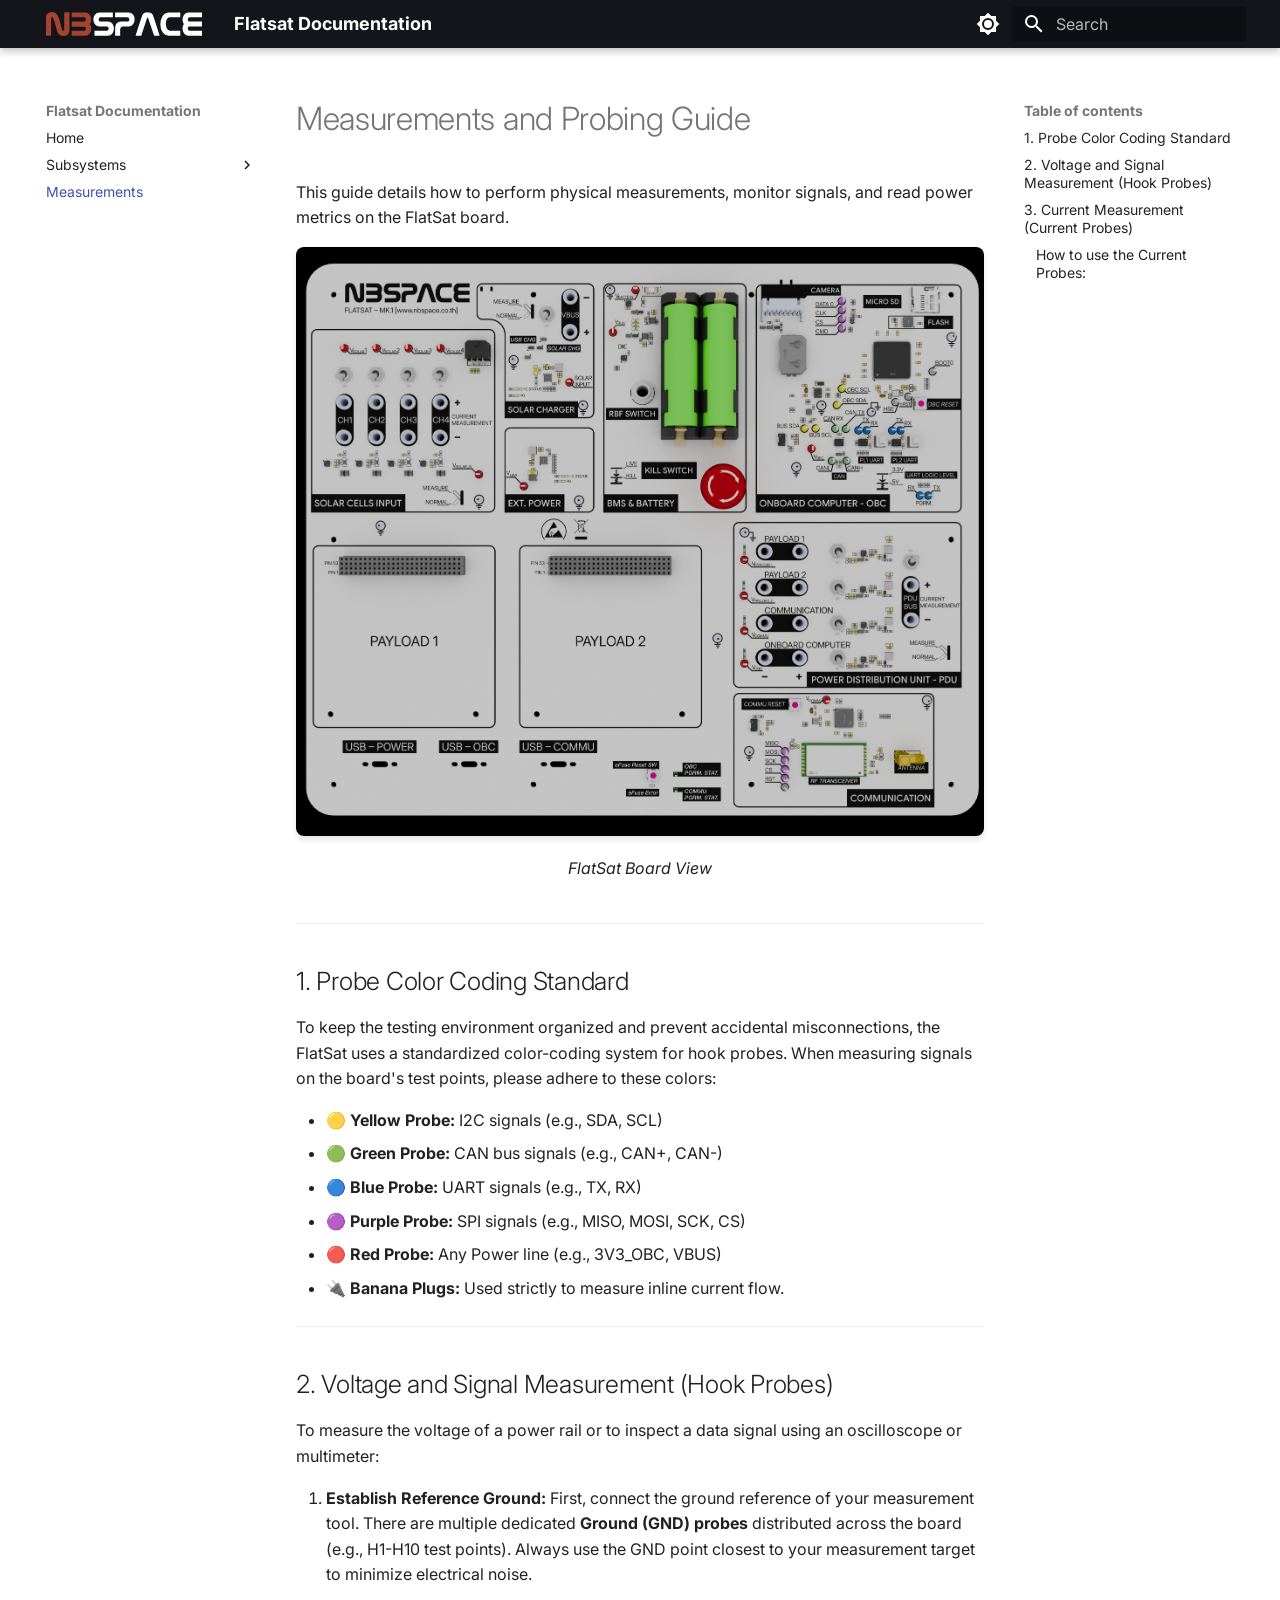
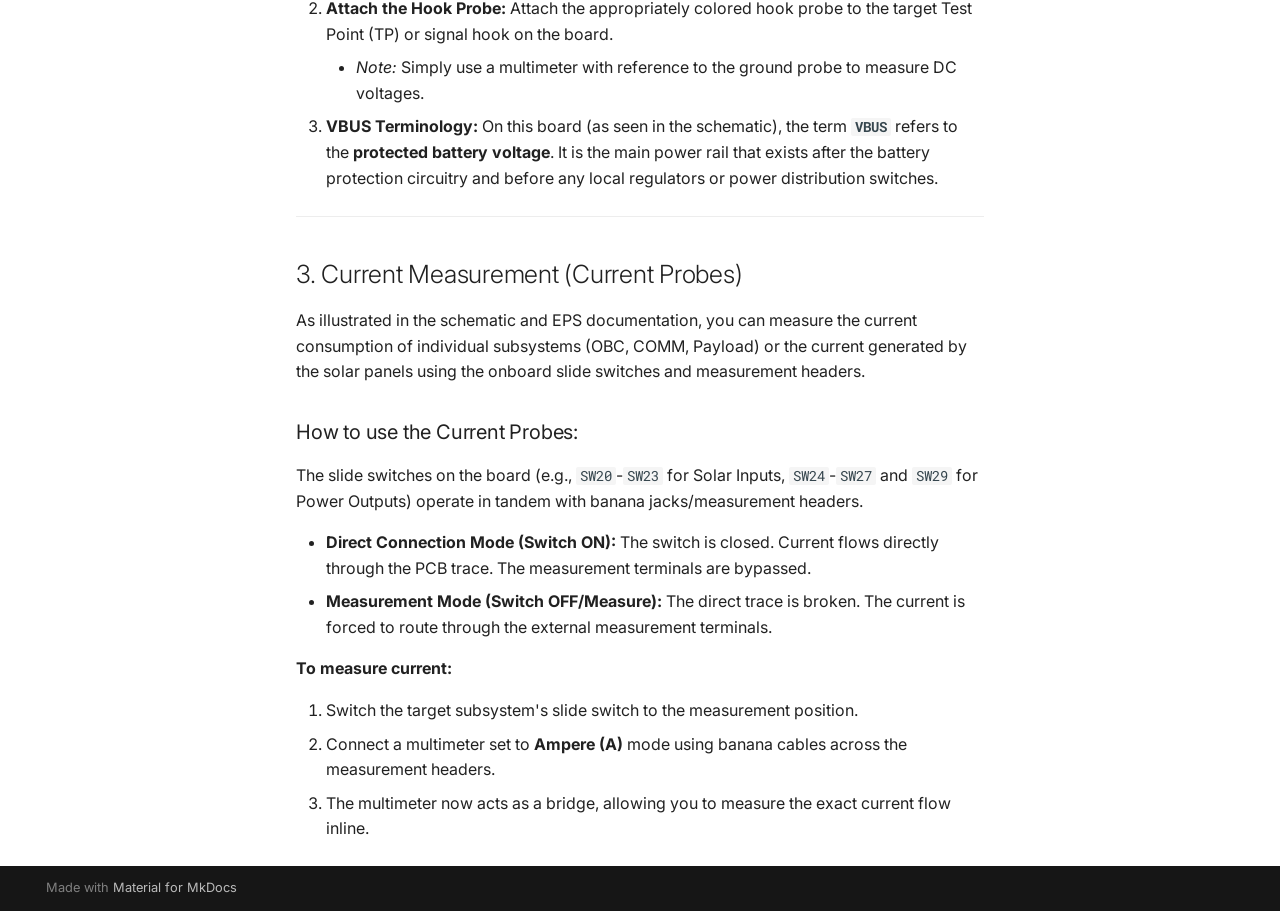
<file: measurements_point/index.html>
<!doctype html>
<html lang="en" class="no-js">
  <head>
    
      <meta charset="utf-8">
      <meta name="viewport" content="width=device-width,initial-scale=1">
      
      
        <meta name="author" content="NBSpace">
      
      
        <link rel="canonical" href="https://flatsat.kidorbit.space/measurements_point/">
      
      
        <link rel="prev" href="../subsystems/ground-segment/">
      
      
      
        
      
      
      <link rel="icon" href="../assets/images/favicon.png">
      <meta name="generator" content="mkdocs-1.6.1, mkdocs-material-9.7.7">
    
    
      
        <title>Measurements - Flatsat Documentation</title>
      
    
    
      <link rel="stylesheet" href="../assets/stylesheets/main.ec1eaa64.min.css">
      
        
        <link rel="stylesheet" href="../assets/stylesheets/palette.ab4e12ef.min.css">
      
      


    
    
      
    
    
      
        
        
        <link rel="preconnect" href="https://fonts.gstatic.com" crossorigin>
        <link rel="stylesheet" href="https://fonts.googleapis.com/css?family=Inter:300,300i,400,400i,700,700i%7CRoboto+Mono:400,400i,700,700i&display=fallback">
        <style>:root{--md-text-font:"Inter";--md-code-font:"Roboto Mono"}</style>
      
    
    
      <link rel="stylesheet" href="../stylesheets/extra.css">
    
      <link rel="stylesheet" href="../assets/stylesheets/mkdocs_d2_plugin.css">
    
    <script>__md_scope=new URL("..",location),__md_hash=e=>[...e].reduce(((e,_)=>(e<<5)-e+_.charCodeAt(0)),0),__md_get=(e,_=localStorage,t=__md_scope)=>JSON.parse(_.getItem(t.pathname+"."+e)),__md_set=(e,_,t=localStorage,a=__md_scope)=>{try{t.setItem(a.pathname+"."+e,JSON.stringify(_))}catch(e){}}</script>
    
      

    
    
  </head>
  
  
    
    
      
    
    
    
    
    <body dir="ltr" data-md-color-scheme="default" data-md-color-primary="black" data-md-color-accent="indigo">
  
    
    <input class="md-toggle" data-md-toggle="drawer" type="checkbox" id="__drawer" autocomplete="off">
    <input class="md-toggle" data-md-toggle="search" type="checkbox" id="__search" autocomplete="off">
    <label class="md-overlay" for="__drawer"></label>
    <div data-md-component="skip">
      
        
        <a href="#measurements-and-probing-guide" class="md-skip">
          Skip to content
        </a>
      
    </div>
    <div data-md-component="announce">
      
    </div>
    
    
      

  

<header class="md-header md-header--shadow" data-md-component="header">
  <nav class="md-header__inner md-grid" aria-label="Header">
    <a href=".." title="Flatsat Documentation" class="md-header__button md-logo" aria-label="Flatsat Documentation" data-md-component="logo">
      
  <img src="../assets/nb_logo_w.png" alt="logo">

    </a>
    <label class="md-header__button md-icon" for="__drawer">
      
      <svg xmlns="http://www.w3.org/2000/svg" viewBox="0 0 24 24"><path d="M3 6h18v2H3zm0 5h18v2H3zm0 5h18v2H3z"/></svg>
    </label>
    <div class="md-header__title" data-md-component="header-title">
      <div class="md-header__ellipsis">
        <div class="md-header__topic">
          <span class="md-ellipsis">
            Flatsat Documentation
          </span>
        </div>
        <div class="md-header__topic" data-md-component="header-topic">
          <span class="md-ellipsis">
            
              Measurements
            
          </span>
        </div>
      </div>
    </div>
    
      
        <form class="md-header__option" data-md-component="palette">
  
    
    
    
    <input class="md-option" data-md-color-media="" data-md-color-scheme="default" data-md-color-primary="black" data-md-color-accent="indigo"  aria-label="Switch to dark mode"  type="radio" name="__palette" id="__palette_0">
    
      <label class="md-header__button md-icon" title="Switch to dark mode" for="__palette_1" hidden>
        <svg xmlns="http://www.w3.org/2000/svg" viewBox="0 0 24 24"><path d="M12 8a4 4 0 0 0-4 4 4 4 0 0 0 4 4 4 4 0 0 0 4-4 4 4 0 0 0-4-4m0 10a6 6 0 0 1-6-6 6 6 0 0 1 6-6 6 6 0 0 1 6 6 6 6 0 0 1-6 6m8-9.31V4h-4.69L12 .69 8.69 4H4v4.69L.69 12 4 15.31V20h4.69L12 23.31 15.31 20H20v-4.69L23.31 12z"/></svg>
      </label>
    
  
    
    
    
    <input class="md-option" data-md-color-media="" data-md-color-scheme="slate" data-md-color-primary="black" data-md-color-accent="indigo"  aria-label="Switch to light mode"  type="radio" name="__palette" id="__palette_1">
    
      <label class="md-header__button md-icon" title="Switch to light mode" for="__palette_0" hidden>
        <svg xmlns="http://www.w3.org/2000/svg" viewBox="0 0 24 24"><path d="M12 18c-.89 0-1.74-.2-2.5-.55C11.56 16.5 13 14.42 13 12s-1.44-4.5-3.5-5.45C10.26 6.2 11.11 6 12 6a6 6 0 0 1 6 6 6 6 0 0 1-6 6m8-9.31V4h-4.69L12 .69 8.69 4H4v4.69L.69 12 4 15.31V20h4.69L12 23.31 15.31 20H20v-4.69L23.31 12z"/></svg>
      </label>
    
  
</form>
      
    
    
      <script>var palette=__md_get("__palette");if(palette&&palette.color){if("(prefers-color-scheme)"===palette.color.media){var media=matchMedia("(prefers-color-scheme: light)"),input=document.querySelector(media.matches?"[data-md-color-media='(prefers-color-scheme: light)']":"[data-md-color-media='(prefers-color-scheme: dark)']");palette.color.media=input.getAttribute("data-md-color-media"),palette.color.scheme=input.getAttribute("data-md-color-scheme"),palette.color.primary=input.getAttribute("data-md-color-primary"),palette.color.accent=input.getAttribute("data-md-color-accent")}for(var[key,value]of Object.entries(palette.color))document.body.setAttribute("data-md-color-"+key,value)}</script>
    
    
    
      
      
        <label class="md-header__button md-icon" for="__search">
          
          <svg xmlns="http://www.w3.org/2000/svg" viewBox="0 0 24 24"><path d="M9.5 3A6.5 6.5 0 0 1 16 9.5c0 1.61-.59 3.09-1.56 4.23l.27.27h.79l5 5-1.5 1.5-5-5v-.79l-.27-.27A6.52 6.52 0 0 1 9.5 16 6.5 6.5 0 0 1 3 9.5 6.5 6.5 0 0 1 9.5 3m0 2C7 5 5 7 5 9.5S7 14 9.5 14 14 12 14 9.5 12 5 9.5 5"/></svg>
        </label>
        <div class="md-search" data-md-component="search" role="dialog">
  <label class="md-search__overlay" for="__search"></label>
  <div class="md-search__inner" role="search">
    <form class="md-search__form" name="search">
      <input type="text" class="md-search__input" name="query" aria-label="Search" placeholder="Search" autocapitalize="off" autocorrect="off" autocomplete="off" spellcheck="false" data-md-component="search-query" required>
      <label class="md-search__icon md-icon" for="__search">
        
        <svg xmlns="http://www.w3.org/2000/svg" viewBox="0 0 24 24"><path d="M9.5 3A6.5 6.5 0 0 1 16 9.5c0 1.61-.59 3.09-1.56 4.23l.27.27h.79l5 5-1.5 1.5-5-5v-.79l-.27-.27A6.52 6.52 0 0 1 9.5 16 6.5 6.5 0 0 1 3 9.5 6.5 6.5 0 0 1 9.5 3m0 2C7 5 5 7 5 9.5S7 14 9.5 14 14 12 14 9.5 12 5 9.5 5"/></svg>
        
        <svg xmlns="http://www.w3.org/2000/svg" viewBox="0 0 24 24"><path d="M20 11v2H8l5.5 5.5-1.42 1.42L4.16 12l7.92-7.92L13.5 5.5 8 11z"/></svg>
      </label>
      <nav class="md-search__options" aria-label="Search">
        
        <button type="reset" class="md-search__icon md-icon" title="Clear" aria-label="Clear" tabindex="-1">
          
          <svg xmlns="http://www.w3.org/2000/svg" viewBox="0 0 24 24"><path d="M19 6.41 17.59 5 12 10.59 6.41 5 5 6.41 10.59 12 5 17.59 6.41 19 12 13.41 17.59 19 19 17.59 13.41 12z"/></svg>
        </button>
      </nav>
      
    </form>
    <div class="md-search__output">
      <div class="md-search__scrollwrap" tabindex="0" data-md-scrollfix>
        <div class="md-search-result" data-md-component="search-result">
          <div class="md-search-result__meta">
            Initializing search
          </div>
          <ol class="md-search-result__list" role="presentation"></ol>
        </div>
      </div>
    </div>
  </div>
</div>
      
    
    
  </nav>
  
</header>
    
    <div class="md-container" data-md-component="container">
      
      
        
          
        
      
      <main class="md-main" data-md-component="main">
        <div class="md-main__inner md-grid">
          
            
              
              <div class="md-sidebar md-sidebar--primary" data-md-component="sidebar" data-md-type="navigation" >
                <div class="md-sidebar__scrollwrap">
                  <div class="md-sidebar__inner">
                    



<nav class="md-nav md-nav--primary" aria-label="Navigation" data-md-level="0">
  <label class="md-nav__title" for="__drawer">
    <a href=".." title="Flatsat Documentation" class="md-nav__button md-logo" aria-label="Flatsat Documentation" data-md-component="logo">
      
  <img src="../assets/nb_logo_w.png" alt="logo">

    </a>
    Flatsat Documentation
  </label>
  
  <ul class="md-nav__list" data-md-scrollfix>
    
      
      
  
  
  
  
    <li class="md-nav__item">
      <a href=".." class="md-nav__link">
        
  
  
  <span class="md-ellipsis">
    
  
    Home
  

    
  </span>
  
  

      </a>
    </li>
  

    
      
      
  
  
  
  
    
    
    
    
    
    <li class="md-nav__item md-nav__item--nested">
      
        
        
        <input class="md-nav__toggle md-toggle " type="checkbox" id="__nav_2" >
        
          
          <label class="md-nav__link" for="__nav_2" id="__nav_2_label" tabindex="0">
            
  
  
  <span class="md-ellipsis">
    
  
    Subsystems
  

    
  </span>
  
  

            <span class="md-nav__icon md-icon"></span>
          </label>
        
        <nav class="md-nav" data-md-level="1" aria-labelledby="__nav_2_label" aria-expanded="false">
          <label class="md-nav__title" for="__nav_2">
            <span class="md-nav__icon md-icon"></span>
            
  
    Subsystems
  

          </label>
          <ul class="md-nav__list" data-md-scrollfix>
            
              
                
  
  
  
  
    <li class="md-nav__item">
      <a href="../subsystems/obc/" class="md-nav__link">
        
  
  
  <span class="md-ellipsis">
    
  
    On-board Computer (OBC)
  

    
  </span>
  
  

      </a>
    </li>
  

              
            
              
                
  
  
  
  
    <li class="md-nav__item">
      <a href="../subsystems/eps/" class="md-nav__link">
        
  
  
  <span class="md-ellipsis">
    
  
    Electrical Power System (EPS)
  

    
  </span>
  
  

      </a>
    </li>
  

              
            
              
                
  
  
  
  
    <li class="md-nav__item">
      <a href="../subsystems/communication/" class="md-nav__link">
        
  
  
  <span class="md-ellipsis">
    
  
    Communication System (COMMS)
  

    
  </span>
  
  

      </a>
    </li>
  

              
            
              
                
  
  
  
  
    <li class="md-nav__item">
      <a href="../subsystems/payload/" class="md-nav__link">
        
  
  
  <span class="md-ellipsis">
    
  
    Payload
  

    
  </span>
  
  

      </a>
    </li>
  

              
            
              
                
  
  
  
  
    <li class="md-nav__item">
      <a href="../subsystems/ground-segment/" class="md-nav__link">
        
  
  
  <span class="md-ellipsis">
    
  
    Ground Station
  

    
  </span>
  
  

      </a>
    </li>
  

              
            
          </ul>
        </nav>
      
    </li>
  

    
      
      
  
  
    
  
  
  
    <li class="md-nav__item md-nav__item--active">
      
      <input class="md-nav__toggle md-toggle" type="checkbox" id="__toc">
      
      
        
      
      
        <label class="md-nav__link md-nav__link--active" for="__toc">
          
  
  
  <span class="md-ellipsis">
    
  
    Measurements
  

    
  </span>
  
  

          <span class="md-nav__icon md-icon"></span>
        </label>
      
      <a href="./" class="md-nav__link md-nav__link--active">
        
  
  
  <span class="md-ellipsis">
    
  
    Measurements
  

    
  </span>
  
  

      </a>
      
        

<nav class="md-nav md-nav--secondary" aria-label="Table of contents">
  
  
  
    
  
  
    <label class="md-nav__title" for="__toc">
      <span class="md-nav__icon md-icon"></span>
      Table of contents
    </label>
    <ul class="md-nav__list" data-md-component="toc" data-md-scrollfix>
      
        <li class="md-nav__item">
  <a href="#1-probe-color-coding-standard" class="md-nav__link">
    <span class="md-ellipsis">
      
        1. Probe Color Coding Standard
      
    </span>
  </a>
  
</li>
      
        <li class="md-nav__item">
  <a href="#2-voltage-and-signal-measurement-hook-probes" class="md-nav__link">
    <span class="md-ellipsis">
      
        2. Voltage and Signal Measurement (Hook Probes)
      
    </span>
  </a>
  
</li>
      
        <li class="md-nav__item">
  <a href="#3-current-measurement-current-probes" class="md-nav__link">
    <span class="md-ellipsis">
      
        3. Current Measurement (Current Probes)
      
    </span>
  </a>
  
    <nav class="md-nav" aria-label="3. Current Measurement (Current Probes)">
      <ul class="md-nav__list">
        
          <li class="md-nav__item">
  <a href="#how-to-use-the-current-probes" class="md-nav__link">
    <span class="md-ellipsis">
      
        How to use the Current Probes:
      
    </span>
  </a>
  
</li>
        
      </ul>
    </nav>
  
</li>
      
    </ul>
  
</nav>
      
    </li>
  

    
  </ul>
</nav>
                  </div>
                </div>
              </div>
            
            
              
              <div class="md-sidebar md-sidebar--secondary" data-md-component="sidebar" data-md-type="toc" >
                <div class="md-sidebar__scrollwrap">
                  <div class="md-sidebar__inner">
                    

<nav class="md-nav md-nav--secondary" aria-label="Table of contents">
  
  
  
    
  
  
    <label class="md-nav__title" for="__toc">
      <span class="md-nav__icon md-icon"></span>
      Table of contents
    </label>
    <ul class="md-nav__list" data-md-component="toc" data-md-scrollfix>
      
        <li class="md-nav__item">
  <a href="#1-probe-color-coding-standard" class="md-nav__link">
    <span class="md-ellipsis">
      
        1. Probe Color Coding Standard
      
    </span>
  </a>
  
</li>
      
        <li class="md-nav__item">
  <a href="#2-voltage-and-signal-measurement-hook-probes" class="md-nav__link">
    <span class="md-ellipsis">
      
        2. Voltage and Signal Measurement (Hook Probes)
      
    </span>
  </a>
  
</li>
      
        <li class="md-nav__item">
  <a href="#3-current-measurement-current-probes" class="md-nav__link">
    <span class="md-ellipsis">
      
        3. Current Measurement (Current Probes)
      
    </span>
  </a>
  
    <nav class="md-nav" aria-label="3. Current Measurement (Current Probes)">
      <ul class="md-nav__list">
        
          <li class="md-nav__item">
  <a href="#how-to-use-the-current-probes" class="md-nav__link">
    <span class="md-ellipsis">
      
        How to use the Current Probes:
      
    </span>
  </a>
  
</li>
        
      </ul>
    </nav>
  
</li>
      
    </ul>
  
</nav>
                  </div>
                </div>
              </div>
            
          
          
            <div class="md-content" data-md-component="content">
              
              <article class="md-content__inner md-typeset">
                
                  



<h1 id="measurements-and-probing-guide">Measurements and Probing Guide</h1>
<p>This guide details how to perform physical measurements, monitor signals, and read power metrics on the FlatSat board.</p>
<figure>
  <img src="../../assets/flatsat_board.jpg" alt="FlatSat Board View" style="border-radius: 8px; margin-bottom: 1rem; box-shadow: 0 4px 6px rgba(0,0,0,0.1);" />
  <figcaption>FlatSat Board View</figcaption>
</figure>

<hr />
<h2 id="1-probe-color-coding-standard">1. Probe Color Coding Standard</h2>
<p>To keep the testing environment organized and prevent accidental misconnections, the FlatSat uses a standardized color-coding system for hook probes. When measuring signals on the board's test points, please adhere to these colors:</p>
<ul>
<li>🟡 <strong>Yellow Probe:</strong> I2C signals (e.g., SDA, SCL)</li>
<li>🟢 <strong>Green Probe:</strong> CAN bus signals (e.g., CAN+, CAN-)</li>
<li>🔵 <strong>Blue Probe:</strong> UART signals (e.g., TX, RX)</li>
<li>🟣 <strong>Purple Probe:</strong> SPI signals (e.g., MISO, MOSI, SCK, CS)</li>
<li>🔴 <strong>Red Probe:</strong> Any Power line (e.g., 3V3_OBC, VBUS)</li>
<li>🔌 <strong>Banana Plugs:</strong> Used strictly to measure inline current flow.</li>
</ul>
<hr />
<h2 id="2-voltage-and-signal-measurement-hook-probes">2. Voltage and Signal Measurement (Hook Probes)</h2>
<p>To measure the voltage of a power rail or to inspect a data signal using an oscilloscope or multimeter:</p>
<ol>
<li><strong>Establish Reference Ground:</strong> First, connect the ground reference of your measurement tool. There are multiple dedicated <strong>Ground (GND) probes</strong> distributed across the board (e.g., H1-H10 test points). Always use the GND point closest to your measurement target to minimize electrical noise.</li>
<li><strong>Attach the Hook Probe:</strong> Attach the appropriately colored hook probe to the target Test Point (TP) or signal hook on the board.<ul>
<li><em>Note:</em> Simply use a multimeter with reference to the ground probe to measure DC voltages.</li>
</ul>
</li>
<li><strong>VBUS Terminology:</strong> On this board (as seen in the schematic), the term <strong><code>VBUS</code></strong> refers to the <strong>protected battery voltage</strong>. It is the main power rail that exists after the battery protection circuitry and before any local regulators or power distribution switches.</li>
</ol>
<hr />
<h2 id="3-current-measurement-current-probes">3. Current Measurement (Current Probes)</h2>
<p>As illustrated in the schematic and EPS documentation, you can measure the current consumption of individual subsystems (OBC, COMM, Payload) or the current generated by the solar panels using the onboard slide switches and measurement headers.</p>
<h3 id="how-to-use-the-current-probes">How to use the Current Probes:</h3>
<p>The slide switches on the board (e.g., <code>SW20</code>-<code>SW23</code> for Solar Inputs, <code>SW24</code>-<code>SW27</code> and <code>SW29</code> for Power Outputs) operate in tandem with banana jacks/measurement headers. </p>
<ul>
<li><strong>Direct Connection Mode (Switch ON):</strong> The switch is closed. Current flows directly through the PCB trace. The measurement terminals are bypassed.</li>
<li><strong>Measurement Mode (Switch OFF/Measure):</strong> The direct trace is broken. The current is forced to route through the external measurement terminals. </li>
</ul>
<p><strong>To measure current:</strong></p>
<ol>
<li>Switch the target subsystem's slide switch to the measurement position.</li>
<li>Connect a multimeter set to <strong>Ampere (A)</strong> mode using banana cables across the measurement headers.</li>
<li>The multimeter now acts as a bridge, allowing you to measure the exact current flow inline.</li>
</ol>












                
              </article>
            </div>
          
          
<script>var target=document.getElementById(location.hash.slice(1));target&&target.name&&(target.checked=target.name.startsWith("__tabbed_"))</script>
        </div>
        
      </main>
      
        <footer class="md-footer">
  
  <div class="md-footer-meta md-typeset">
    <div class="md-footer-meta__inner md-grid">
      <div class="md-copyright">
  
  
    Made with
    <a href="https://squidfunk.github.io/mkdocs-material/" target="_blank" rel="noopener">
      Material for MkDocs
    </a>
  
</div>
      
    </div>
  </div>
</footer>
      
    </div>
    <div class="md-dialog" data-md-component="dialog">
      <div class="md-dialog__inner md-typeset"></div>
    </div>
    
    
    
      
      
      <script id="__config" type="application/json">{"annotate": null, "base": "..", "features": [], "search": "../assets/javascripts/workers/search.2c215733.min.js", "tags": null, "translations": {"clipboard.copied": "Copied to clipboard", "clipboard.copy": "Copy to clipboard", "search.result.more.one": "1 more on this page", "search.result.more.other": "# more on this page", "search.result.none": "No matching documents", "search.result.one": "1 matching document", "search.result.other": "# matching documents", "search.result.placeholder": "Type to start searching", "search.result.term.missing": "Missing", "select.version": "Select version"}, "version": null}</script>
    
    
      <script src="../assets/javascripts/bundle.d7400e89.min.js"></script>
      
    
  </body>
</html>
</file>
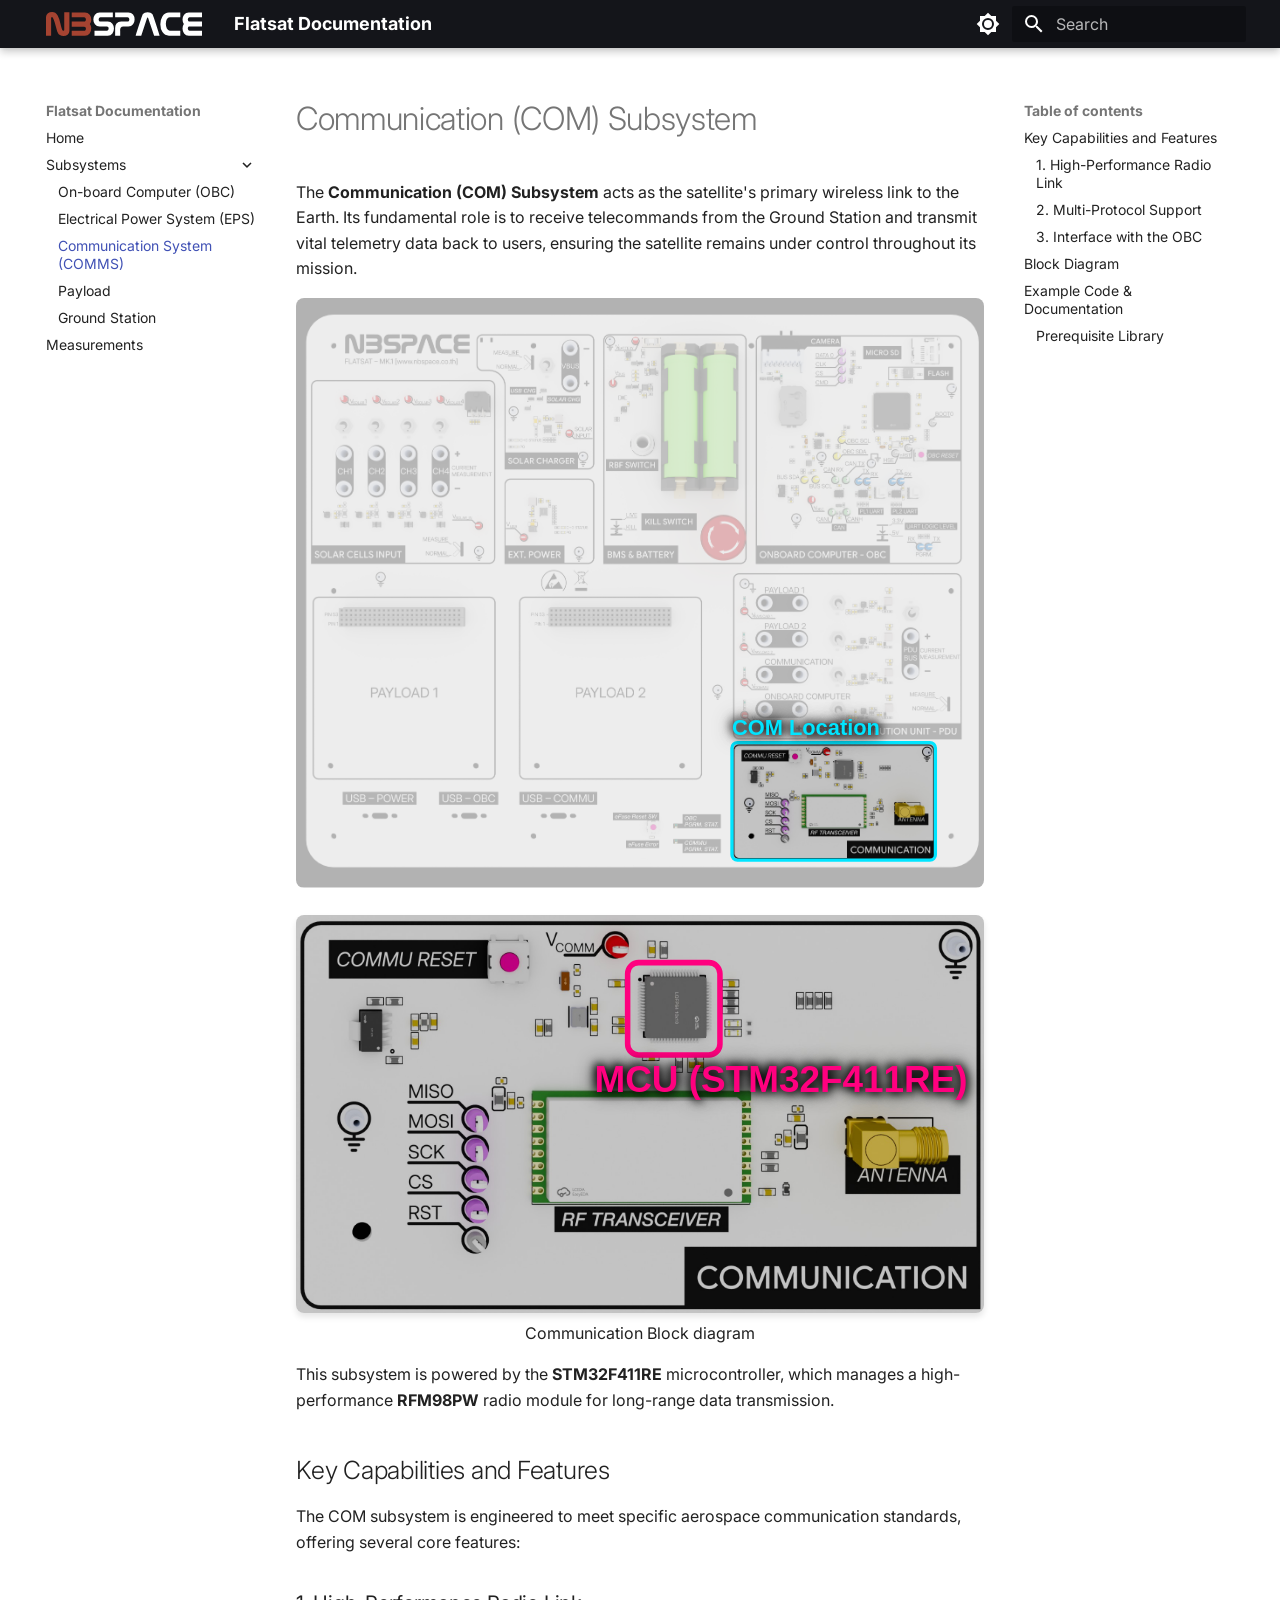
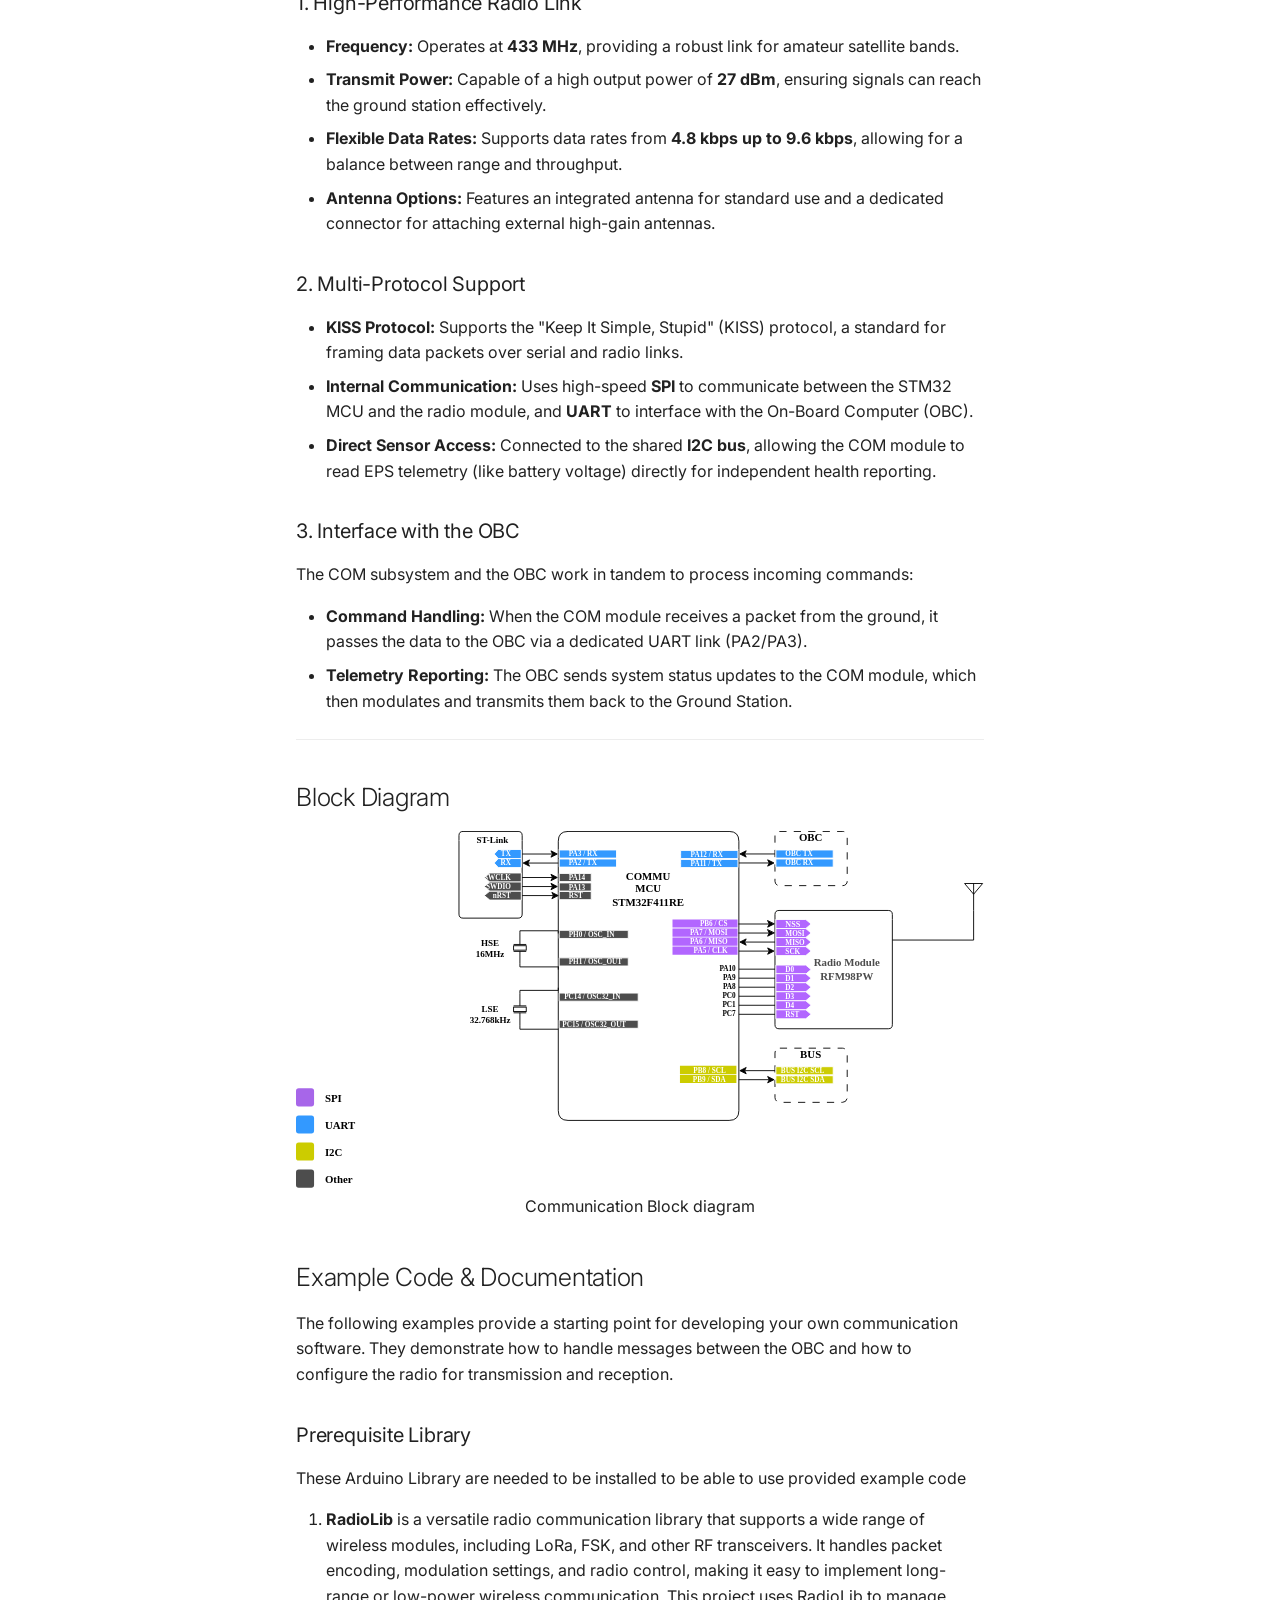
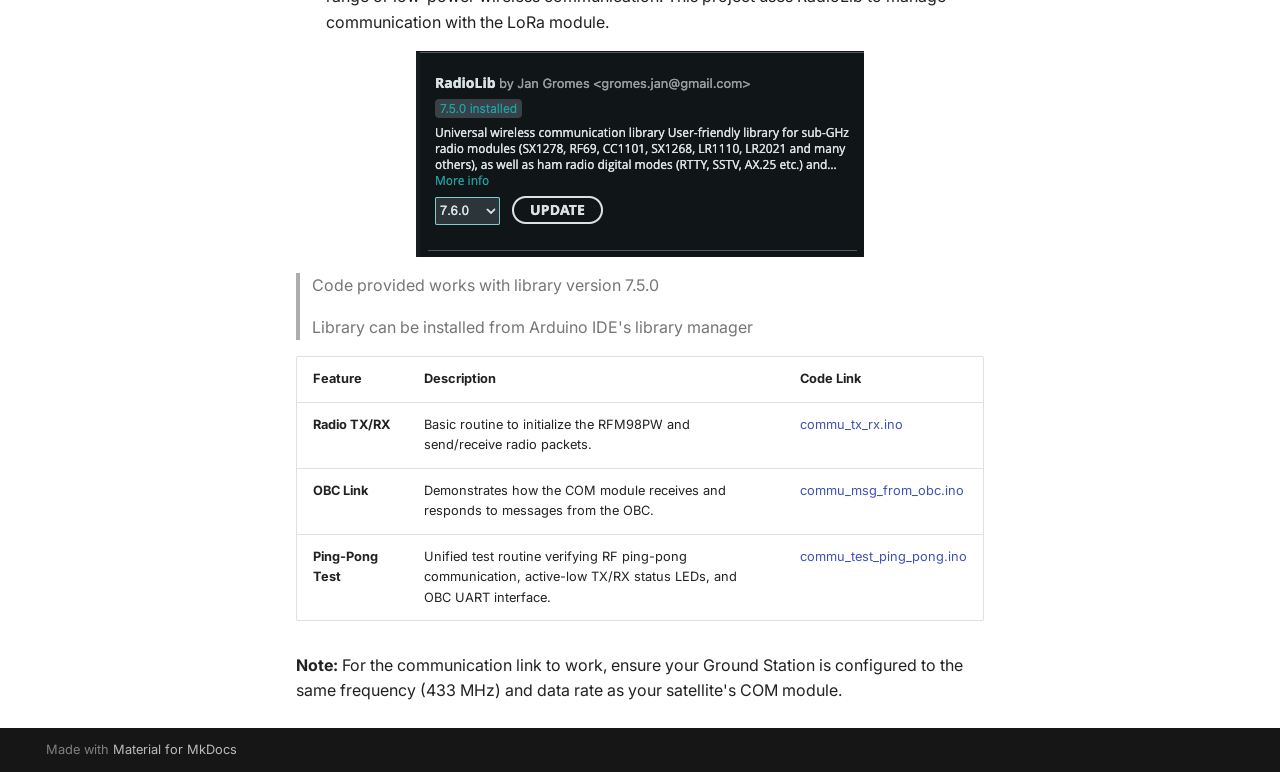
<file: subsystems/communication/index.html>
<!doctype html>
<html lang="en" class="no-js">
  <head>
    
      <meta charset="utf-8">
      <meta name="viewport" content="width=device-width,initial-scale=1">
      
      
        <meta name="author" content="NBSpace">
      
      
        <link rel="canonical" href="https://flatsat.kidorbit.space/subsystems/communication/">
      
      
        <link rel="prev" href="../eps/">
      
      
        <link rel="next" href="../payload/">
      
      
        
      
      
      <link rel="icon" href="../../assets/images/favicon.png">
      <meta name="generator" content="mkdocs-1.6.1, mkdocs-material-9.7.7">
    
    
      
        <title>Communication System (COMMS) - Flatsat Documentation</title>
      
    
    
      <link rel="stylesheet" href="../../assets/stylesheets/main.ec1eaa64.min.css">
      
        
        <link rel="stylesheet" href="../../assets/stylesheets/palette.ab4e12ef.min.css">
      
      


    
    
      
    
    
      
        
        
        <link rel="preconnect" href="https://fonts.gstatic.com" crossorigin>
        <link rel="stylesheet" href="https://fonts.googleapis.com/css?family=Inter:300,300i,400,400i,700,700i%7CRoboto+Mono:400,400i,700,700i&display=fallback">
        <style>:root{--md-text-font:"Inter";--md-code-font:"Roboto Mono"}</style>
      
    
    
      <link rel="stylesheet" href="../../stylesheets/extra.css">
    
      <link rel="stylesheet" href="../../assets/stylesheets/mkdocs_d2_plugin.css">
    
    <script>__md_scope=new URL("../..",location),__md_hash=e=>[...e].reduce(((e,_)=>(e<<5)-e+_.charCodeAt(0)),0),__md_get=(e,_=localStorage,t=__md_scope)=>JSON.parse(_.getItem(t.pathname+"."+e)),__md_set=(e,_,t=localStorage,a=__md_scope)=>{try{t.setItem(a.pathname+"."+e,JSON.stringify(_))}catch(e){}}</script>
    
      

    
    
  </head>
  
  
    
    
      
    
    
    
    
    <body dir="ltr" data-md-color-scheme="default" data-md-color-primary="black" data-md-color-accent="indigo">
  
    
    <input class="md-toggle" data-md-toggle="drawer" type="checkbox" id="__drawer" autocomplete="off">
    <input class="md-toggle" data-md-toggle="search" type="checkbox" id="__search" autocomplete="off">
    <label class="md-overlay" for="__drawer"></label>
    <div data-md-component="skip">
      
        
        <a href="#communication-com-subsystem" class="md-skip">
          Skip to content
        </a>
      
    </div>
    <div data-md-component="announce">
      
    </div>
    
    
      

  

<header class="md-header md-header--shadow" data-md-component="header">
  <nav class="md-header__inner md-grid" aria-label="Header">
    <a href="../.." title="Flatsat Documentation" class="md-header__button md-logo" aria-label="Flatsat Documentation" data-md-component="logo">
      
  <img src="../../assets/nb_logo_w.png" alt="logo">

    </a>
    <label class="md-header__button md-icon" for="__drawer">
      
      <svg xmlns="http://www.w3.org/2000/svg" viewBox="0 0 24 24"><path d="M3 6h18v2H3zm0 5h18v2H3zm0 5h18v2H3z"/></svg>
    </label>
    <div class="md-header__title" data-md-component="header-title">
      <div class="md-header__ellipsis">
        <div class="md-header__topic">
          <span class="md-ellipsis">
            Flatsat Documentation
          </span>
        </div>
        <div class="md-header__topic" data-md-component="header-topic">
          <span class="md-ellipsis">
            
              Communication System (COMMS)
            
          </span>
        </div>
      </div>
    </div>
    
      
        <form class="md-header__option" data-md-component="palette">
  
    
    
    
    <input class="md-option" data-md-color-media="" data-md-color-scheme="default" data-md-color-primary="black" data-md-color-accent="indigo"  aria-label="Switch to dark mode"  type="radio" name="__palette" id="__palette_0">
    
      <label class="md-header__button md-icon" title="Switch to dark mode" for="__palette_1" hidden>
        <svg xmlns="http://www.w3.org/2000/svg" viewBox="0 0 24 24"><path d="M12 8a4 4 0 0 0-4 4 4 4 0 0 0 4 4 4 4 0 0 0 4-4 4 4 0 0 0-4-4m0 10a6 6 0 0 1-6-6 6 6 0 0 1 6-6 6 6 0 0 1 6 6 6 6 0 0 1-6 6m8-9.31V4h-4.69L12 .69 8.69 4H4v4.69L.69 12 4 15.31V20h4.69L12 23.31 15.31 20H20v-4.69L23.31 12z"/></svg>
      </label>
    
  
    
    
    
    <input class="md-option" data-md-color-media="" data-md-color-scheme="slate" data-md-color-primary="black" data-md-color-accent="indigo"  aria-label="Switch to light mode"  type="radio" name="__palette" id="__palette_1">
    
      <label class="md-header__button md-icon" title="Switch to light mode" for="__palette_0" hidden>
        <svg xmlns="http://www.w3.org/2000/svg" viewBox="0 0 24 24"><path d="M12 18c-.89 0-1.74-.2-2.5-.55C11.56 16.5 13 14.42 13 12s-1.44-4.5-3.5-5.45C10.26 6.2 11.11 6 12 6a6 6 0 0 1 6 6 6 6 0 0 1-6 6m8-9.31V4h-4.69L12 .69 8.69 4H4v4.69L.69 12 4 15.31V20h4.69L12 23.31 15.31 20H20v-4.69L23.31 12z"/></svg>
      </label>
    
  
</form>
      
    
    
      <script>var palette=__md_get("__palette");if(palette&&palette.color){if("(prefers-color-scheme)"===palette.color.media){var media=matchMedia("(prefers-color-scheme: light)"),input=document.querySelector(media.matches?"[data-md-color-media='(prefers-color-scheme: light)']":"[data-md-color-media='(prefers-color-scheme: dark)']");palette.color.media=input.getAttribute("data-md-color-media"),palette.color.scheme=input.getAttribute("data-md-color-scheme"),palette.color.primary=input.getAttribute("data-md-color-primary"),palette.color.accent=input.getAttribute("data-md-color-accent")}for(var[key,value]of Object.entries(palette.color))document.body.setAttribute("data-md-color-"+key,value)}</script>
    
    
    
      
      
        <label class="md-header__button md-icon" for="__search">
          
          <svg xmlns="http://www.w3.org/2000/svg" viewBox="0 0 24 24"><path d="M9.5 3A6.5 6.5 0 0 1 16 9.5c0 1.61-.59 3.09-1.56 4.23l.27.27h.79l5 5-1.5 1.5-5-5v-.79l-.27-.27A6.52 6.52 0 0 1 9.5 16 6.5 6.5 0 0 1 3 9.5 6.5 6.5 0 0 1 9.5 3m0 2C7 5 5 7 5 9.5S7 14 9.5 14 14 12 14 9.5 12 5 9.5 5"/></svg>
        </label>
        <div class="md-search" data-md-component="search" role="dialog">
  <label class="md-search__overlay" for="__search"></label>
  <div class="md-search__inner" role="search">
    <form class="md-search__form" name="search">
      <input type="text" class="md-search__input" name="query" aria-label="Search" placeholder="Search" autocapitalize="off" autocorrect="off" autocomplete="off" spellcheck="false" data-md-component="search-query" required>
      <label class="md-search__icon md-icon" for="__search">
        
        <svg xmlns="http://www.w3.org/2000/svg" viewBox="0 0 24 24"><path d="M9.5 3A6.5 6.5 0 0 1 16 9.5c0 1.61-.59 3.09-1.56 4.23l.27.27h.79l5 5-1.5 1.5-5-5v-.79l-.27-.27A6.52 6.52 0 0 1 9.5 16 6.5 6.5 0 0 1 3 9.5 6.5 6.5 0 0 1 9.5 3m0 2C7 5 5 7 5 9.5S7 14 9.5 14 14 12 14 9.5 12 5 9.5 5"/></svg>
        
        <svg xmlns="http://www.w3.org/2000/svg" viewBox="0 0 24 24"><path d="M20 11v2H8l5.5 5.5-1.42 1.42L4.16 12l7.92-7.92L13.5 5.5 8 11z"/></svg>
      </label>
      <nav class="md-search__options" aria-label="Search">
        
        <button type="reset" class="md-search__icon md-icon" title="Clear" aria-label="Clear" tabindex="-1">
          
          <svg xmlns="http://www.w3.org/2000/svg" viewBox="0 0 24 24"><path d="M19 6.41 17.59 5 12 10.59 6.41 5 5 6.41 10.59 12 5 17.59 6.41 19 12 13.41 17.59 19 19 17.59 13.41 12z"/></svg>
        </button>
      </nav>
      
    </form>
    <div class="md-search__output">
      <div class="md-search__scrollwrap" tabindex="0" data-md-scrollfix>
        <div class="md-search-result" data-md-component="search-result">
          <div class="md-search-result__meta">
            Initializing search
          </div>
          <ol class="md-search-result__list" role="presentation"></ol>
        </div>
      </div>
    </div>
  </div>
</div>
      
    
    
  </nav>
  
</header>
    
    <div class="md-container" data-md-component="container">
      
      
        
          
        
      
      <main class="md-main" data-md-component="main">
        <div class="md-main__inner md-grid">
          
            
              
              <div class="md-sidebar md-sidebar--primary" data-md-component="sidebar" data-md-type="navigation" >
                <div class="md-sidebar__scrollwrap">
                  <div class="md-sidebar__inner">
                    



<nav class="md-nav md-nav--primary" aria-label="Navigation" data-md-level="0">
  <label class="md-nav__title" for="__drawer">
    <a href="../.." title="Flatsat Documentation" class="md-nav__button md-logo" aria-label="Flatsat Documentation" data-md-component="logo">
      
  <img src="../../assets/nb_logo_w.png" alt="logo">

    </a>
    Flatsat Documentation
  </label>
  
  <ul class="md-nav__list" data-md-scrollfix>
    
      
      
  
  
  
  
    <li class="md-nav__item">
      <a href="../.." class="md-nav__link">
        
  
  
  <span class="md-ellipsis">
    
  
    Home
  

    
  </span>
  
  

      </a>
    </li>
  

    
      
      
  
  
    
  
  
  
    
    
    
    
    
    <li class="md-nav__item md-nav__item--active md-nav__item--nested">
      
        
        
        <input class="md-nav__toggle md-toggle " type="checkbox" id="__nav_2" checked>
        
          
          <label class="md-nav__link" for="__nav_2" id="__nav_2_label" tabindex="0">
            
  
  
  <span class="md-ellipsis">
    
  
    Subsystems
  

    
  </span>
  
  

            <span class="md-nav__icon md-icon"></span>
          </label>
        
        <nav class="md-nav" data-md-level="1" aria-labelledby="__nav_2_label" aria-expanded="true">
          <label class="md-nav__title" for="__nav_2">
            <span class="md-nav__icon md-icon"></span>
            
  
    Subsystems
  

          </label>
          <ul class="md-nav__list" data-md-scrollfix>
            
              
                
  
  
  
  
    <li class="md-nav__item">
      <a href="../obc/" class="md-nav__link">
        
  
  
  <span class="md-ellipsis">
    
  
    On-board Computer (OBC)
  

    
  </span>
  
  

      </a>
    </li>
  

              
            
              
                
  
  
  
  
    <li class="md-nav__item">
      <a href="../eps/" class="md-nav__link">
        
  
  
  <span class="md-ellipsis">
    
  
    Electrical Power System (EPS)
  

    
  </span>
  
  

      </a>
    </li>
  

              
            
              
                
  
  
    
  
  
  
    <li class="md-nav__item md-nav__item--active">
      
      <input class="md-nav__toggle md-toggle" type="checkbox" id="__toc">
      
      
        
      
      
        <label class="md-nav__link md-nav__link--active" for="__toc">
          
  
  
  <span class="md-ellipsis">
    
  
    Communication System (COMMS)
  

    
  </span>
  
  

          <span class="md-nav__icon md-icon"></span>
        </label>
      
      <a href="./" class="md-nav__link md-nav__link--active">
        
  
  
  <span class="md-ellipsis">
    
  
    Communication System (COMMS)
  

    
  </span>
  
  

      </a>
      
        

<nav class="md-nav md-nav--secondary" aria-label="Table of contents">
  
  
  
    
  
  
    <label class="md-nav__title" for="__toc">
      <span class="md-nav__icon md-icon"></span>
      Table of contents
    </label>
    <ul class="md-nav__list" data-md-component="toc" data-md-scrollfix>
      
        <li class="md-nav__item">
  <a href="#key-capabilities-and-features" class="md-nav__link">
    <span class="md-ellipsis">
      
        Key Capabilities and Features
      
    </span>
  </a>
  
    <nav class="md-nav" aria-label="Key Capabilities and Features">
      <ul class="md-nav__list">
        
          <li class="md-nav__item">
  <a href="#1-high-performance-radio-link" class="md-nav__link">
    <span class="md-ellipsis">
      
        1. High-Performance Radio Link
      
    </span>
  </a>
  
</li>
        
          <li class="md-nav__item">
  <a href="#2-multi-protocol-support" class="md-nav__link">
    <span class="md-ellipsis">
      
        2. Multi-Protocol Support
      
    </span>
  </a>
  
</li>
        
          <li class="md-nav__item">
  <a href="#3-interface-with-the-obc" class="md-nav__link">
    <span class="md-ellipsis">
      
        3. Interface with the OBC
      
    </span>
  </a>
  
</li>
        
      </ul>
    </nav>
  
</li>
      
        <li class="md-nav__item">
  <a href="#block-diagram" class="md-nav__link">
    <span class="md-ellipsis">
      
        Block Diagram
      
    </span>
  </a>
  
</li>
      
        <li class="md-nav__item">
  <a href="#example-code-documentation" class="md-nav__link">
    <span class="md-ellipsis">
      
        Example Code &amp; Documentation
      
    </span>
  </a>
  
    <nav class="md-nav" aria-label="Example Code &amp; Documentation">
      <ul class="md-nav__list">
        
          <li class="md-nav__item">
  <a href="#prerequisite-library" class="md-nav__link">
    <span class="md-ellipsis">
      
        Prerequisite Library
      
    </span>
  </a>
  
</li>
        
      </ul>
    </nav>
  
</li>
      
    </ul>
  
</nav>
      
    </li>
  

              
            
              
                
  
  
  
  
    <li class="md-nav__item">
      <a href="../payload/" class="md-nav__link">
        
  
  
  <span class="md-ellipsis">
    
  
    Payload
  

    
  </span>
  
  

      </a>
    </li>
  

              
            
              
                
  
  
  
  
    <li class="md-nav__item">
      <a href="../ground-segment/" class="md-nav__link">
        
  
  
  <span class="md-ellipsis">
    
  
    Ground Station
  

    
  </span>
  
  

      </a>
    </li>
  

              
            
          </ul>
        </nav>
      
    </li>
  

    
      
      
  
  
  
  
    <li class="md-nav__item">
      <a href="../../measurements_point/" class="md-nav__link">
        
  
  
  <span class="md-ellipsis">
    
  
    Measurements
  

    
  </span>
  
  

      </a>
    </li>
  

    
  </ul>
</nav>
                  </div>
                </div>
              </div>
            
            
              
              <div class="md-sidebar md-sidebar--secondary" data-md-component="sidebar" data-md-type="toc" >
                <div class="md-sidebar__scrollwrap">
                  <div class="md-sidebar__inner">
                    

<nav class="md-nav md-nav--secondary" aria-label="Table of contents">
  
  
  
    
  
  
    <label class="md-nav__title" for="__toc">
      <span class="md-nav__icon md-icon"></span>
      Table of contents
    </label>
    <ul class="md-nav__list" data-md-component="toc" data-md-scrollfix>
      
        <li class="md-nav__item">
  <a href="#key-capabilities-and-features" class="md-nav__link">
    <span class="md-ellipsis">
      
        Key Capabilities and Features
      
    </span>
  </a>
  
    <nav class="md-nav" aria-label="Key Capabilities and Features">
      <ul class="md-nav__list">
        
          <li class="md-nav__item">
  <a href="#1-high-performance-radio-link" class="md-nav__link">
    <span class="md-ellipsis">
      
        1. High-Performance Radio Link
      
    </span>
  </a>
  
</li>
        
          <li class="md-nav__item">
  <a href="#2-multi-protocol-support" class="md-nav__link">
    <span class="md-ellipsis">
      
        2. Multi-Protocol Support
      
    </span>
  </a>
  
</li>
        
          <li class="md-nav__item">
  <a href="#3-interface-with-the-obc" class="md-nav__link">
    <span class="md-ellipsis">
      
        3. Interface with the OBC
      
    </span>
  </a>
  
</li>
        
      </ul>
    </nav>
  
</li>
      
        <li class="md-nav__item">
  <a href="#block-diagram" class="md-nav__link">
    <span class="md-ellipsis">
      
        Block Diagram
      
    </span>
  </a>
  
</li>
      
        <li class="md-nav__item">
  <a href="#example-code-documentation" class="md-nav__link">
    <span class="md-ellipsis">
      
        Example Code &amp; Documentation
      
    </span>
  </a>
  
    <nav class="md-nav" aria-label="Example Code &amp; Documentation">
      <ul class="md-nav__list">
        
          <li class="md-nav__item">
  <a href="#prerequisite-library" class="md-nav__link">
    <span class="md-ellipsis">
      
        Prerequisite Library
      
    </span>
  </a>
  
</li>
        
      </ul>
    </nav>
  
</li>
      
    </ul>
  
</nav>
                  </div>
                </div>
              </div>
            
          
          
            <div class="md-content" data-md-component="content">
              
              <article class="md-content__inner md-typeset">
                
                  



<h1 id="communication-com-subsystem">Communication (COM) Subsystem</h1>
<p>The <strong>Communication (COM) Subsystem</strong> acts as the satellite's primary wireless link to the Earth. Its fundamental role is to receive telecommands from the Ground Station and transmit vital telemetry data back to users, ensuring the satellite remains under control throughout its mission. </p>
<figure>
<!-- Full-Board Highlight -->
<svg viewBox="0 0 6300 5400" width="100%" style="border-radius: 8px; margin-bottom: 1rem;" xmlns="http://www.w3.org/2000/svg">
  <defs>
    <mask id="comm-mask">
      <rect width="6300" height="5400" fill="white" opacity="0.3" />
      <rect x="3992" y="4071" width="1863" height="1077" fill="white" rx="50" />
    </mask>
  </defs>
  <image href="../../assets/flatsat_board.jpg" width="6300" height="5400" mask="url(#comm-mask)" />
  <rect x="3992" y="4071" width="1863" height="1077" fill="none" stroke="#00e5ff" stroke-width="30" rx="50" />
  <text x="3992" y="4000" fill="#00e5ff" font-size="200" font-family="sans-serif" font-weight="bold" style="text-shadow: 2px 2px 10px #000, -2px -2px 10px #000, 0 0 20px #000;">COM Location</text>
</svg>

<!-- Cropped Section with Labels -->
<svg viewBox="3992 4071 1863 1077" width="100%" style="border-radius: 8px; box-shadow: 0 4px 6px rgba(0,0,0,0.1);" xmlns="http://www.w3.org/2000/svg">
  <image href="../../assets/flatsat_board.jpg" width="6300" height="5400" />
  <!-- Highlights inside the crop -->
  <rect x="4890" y="4200" width="250" height="250" fill="none" stroke="#ff007f" stroke-width="15" rx="30" />
  <text x="4800" y="4550" fill="#ff007f" font-size="100" font-family="sans-serif" font-weight="bold" style="text-shadow: 2px 2px 10px #000, -2px -2px 10px #000, 0 0 20px #000;">MCU (STM32F411RE)</text>
</svg>
<caption>Communication Block diagram</caption>
</figure>

<p>This subsystem is powered by the <strong>STM32F411RE</strong> microcontroller, which manages a high-performance <strong>RFM98PW</strong> radio module for long-range data transmission.</p>
<h2 id="key-capabilities-and-features">Key Capabilities and Features</h2>
<p>The COM subsystem is engineered to meet specific aerospace communication standards, offering several core features:</p>
<h3 id="1-high-performance-radio-link">1. High-Performance Radio Link</h3>
<ul>
<li><strong>Frequency:</strong> Operates at <strong>433 MHz</strong>, providing a robust link for amateur satellite bands.</li>
<li><strong>Transmit Power:</strong> Capable of a high output power of <strong>27 dBm</strong>, ensuring signals can reach the ground station effectively.</li>
<li><strong>Flexible Data Rates:</strong> Supports data rates from <strong>4.8 kbps up to 9.6 kbps</strong>, allowing for a balance between range and throughput.</li>
<li><strong>Antenna Options:</strong> Features an integrated antenna for standard use and a dedicated connector for attaching external high-gain antennas.</li>
</ul>
<h3 id="2-multi-protocol-support">2. Multi-Protocol Support</h3>
<ul>
<li><strong>KISS Protocol:</strong> Supports the "Keep It Simple, Stupid" (KISS) protocol, a standard for framing data packets over serial and radio links.</li>
<li><strong>Internal Communication:</strong> Uses high-speed <strong>SPI</strong> to communicate between the STM32 MCU and the radio module, and <strong>UART</strong> to interface with the On-Board Computer (OBC).</li>
<li><strong>Direct Sensor Access:</strong> Connected to the shared <strong>I2C bus</strong>, allowing the COM module to read EPS telemetry (like battery voltage) directly for independent health reporting.</li>
</ul>
<h3 id="3-interface-with-the-obc">3. Interface with the OBC</h3>
<p>The COM subsystem and the OBC work in tandem to process incoming commands:</p>
<ul>
<li><strong>Command Handling:</strong> When the COM module receives a packet from the ground, it passes the data to the OBC via a dedicated UART link (PA2/PA3).</li>
<li><strong>Telemetry Reporting:</strong> The OBC sends system status updates to the COM module, which then modulates and transmits them back to the Ground Station.</li>
</ul>
<hr />
<h2 id="block-diagram">Block Diagram</h2>
<figure>
<img alt="Communication" src="../../assets/diagram/Flatsat_Block_Diagram.drawio-3.svg"/>
<caption>Communication Block diagram</caption>
</figure>

<h2 id="example-code-documentation">Example Code &amp; Documentation</h2>
<p>The following examples provide a starting point for developing your own communication software. They demonstrate how to handle messages between the OBC and how to configure the radio for transmission and reception.</p>
<h3 id="prerequisite-library">Prerequisite Library</h3>
<p>These Arduino Library are needed to be installed to be able to use provided example code</p>
<ol>
<li><strong>RadioLib</strong> is a versatile radio communication library that supports a wide range of wireless modules, including LoRa, FSK, and other RF transceivers. It handles packet encoding, modulation settings, and radio control, making it easy to implement long-range or low-power wireless communication. This project uses RadioLib to manage communication with the LoRa module.</li>
</ol>
<figure>
<img src="../../assets/radiolib.png"/>
</figure>
<blockquote>
<p>Code provided works with library version 7.5.0</p>
<p>Library can be installed from Arduino IDE's library manager</p>
</blockquote>
<table>
<thead>
<tr>
<th style="text-align: left;">Feature</th>
<th style="text-align: left;">Description</th>
<th style="text-align: left;">Code Link</th>
</tr>
</thead>
<tbody>
<tr>
<td style="text-align: left;"><strong>Radio TX/RX</strong></td>
<td style="text-align: left;">Basic routine to initialize the RFM98PW and send/receive radio packets.</td>
<td style="text-align: left;"><a href="../../codes/communication/commu_tx_rx/commu_tx_rx.ino">commu_tx_rx.ino</a></td>
</tr>
<tr>
<td style="text-align: left;"><strong>OBC Link</strong></td>
<td style="text-align: left;">Demonstrates how the COM module receives and responds to messages from the OBC.</td>
<td style="text-align: left;"><a href="../../codes/communication/commu_msg_from_obc/commu_msg_from_obc.ino">commu_msg_from_obc.ino</a></td>
</tr>
<tr>
<td style="text-align: left;"><strong>Ping-Pong Test</strong></td>
<td style="text-align: left;">Unified test routine verifying RF ping-pong communication, active-low TX/RX status LEDs, and OBC UART interface.</td>
<td style="text-align: left;"><a href="../../codes/communication/commu_test_ping_pong/commu_test_ping_pong.ino">commu_test_ping_pong.ino</a></td>
</tr>
</tbody>
</table>
<p><strong>Note:</strong> For the communication link to work, ensure your Ground Station is configured to the same frequency (433 MHz) and data rate as your satellite's COM module.</p>












                
              </article>
            </div>
          
          
<script>var target=document.getElementById(location.hash.slice(1));target&&target.name&&(target.checked=target.name.startsWith("__tabbed_"))</script>
        </div>
        
      </main>
      
        <footer class="md-footer">
  
  <div class="md-footer-meta md-typeset">
    <div class="md-footer-meta__inner md-grid">
      <div class="md-copyright">
  
  
    Made with
    <a href="https://squidfunk.github.io/mkdocs-material/" target="_blank" rel="noopener">
      Material for MkDocs
    </a>
  
</div>
      
    </div>
  </div>
</footer>
      
    </div>
    <div class="md-dialog" data-md-component="dialog">
      <div class="md-dialog__inner md-typeset"></div>
    </div>
    
    
    
      
      
      <script id="__config" type="application/json">{"annotate": null, "base": "../..", "features": [], "search": "../../assets/javascripts/workers/search.2c215733.min.js", "tags": null, "translations": {"clipboard.copied": "Copied to clipboard", "clipboard.copy": "Copy to clipboard", "search.result.more.one": "1 more on this page", "search.result.more.other": "# more on this page", "search.result.none": "No matching documents", "search.result.one": "1 matching document", "search.result.other": "# matching documents", "search.result.placeholder": "Type to start searching", "search.result.term.missing": "Missing", "select.version": "Select version"}, "version": null}</script>
    
    
      <script src="../../assets/javascripts/bundle.d7400e89.min.js"></script>
      
    
  </body>
</html>
</file>
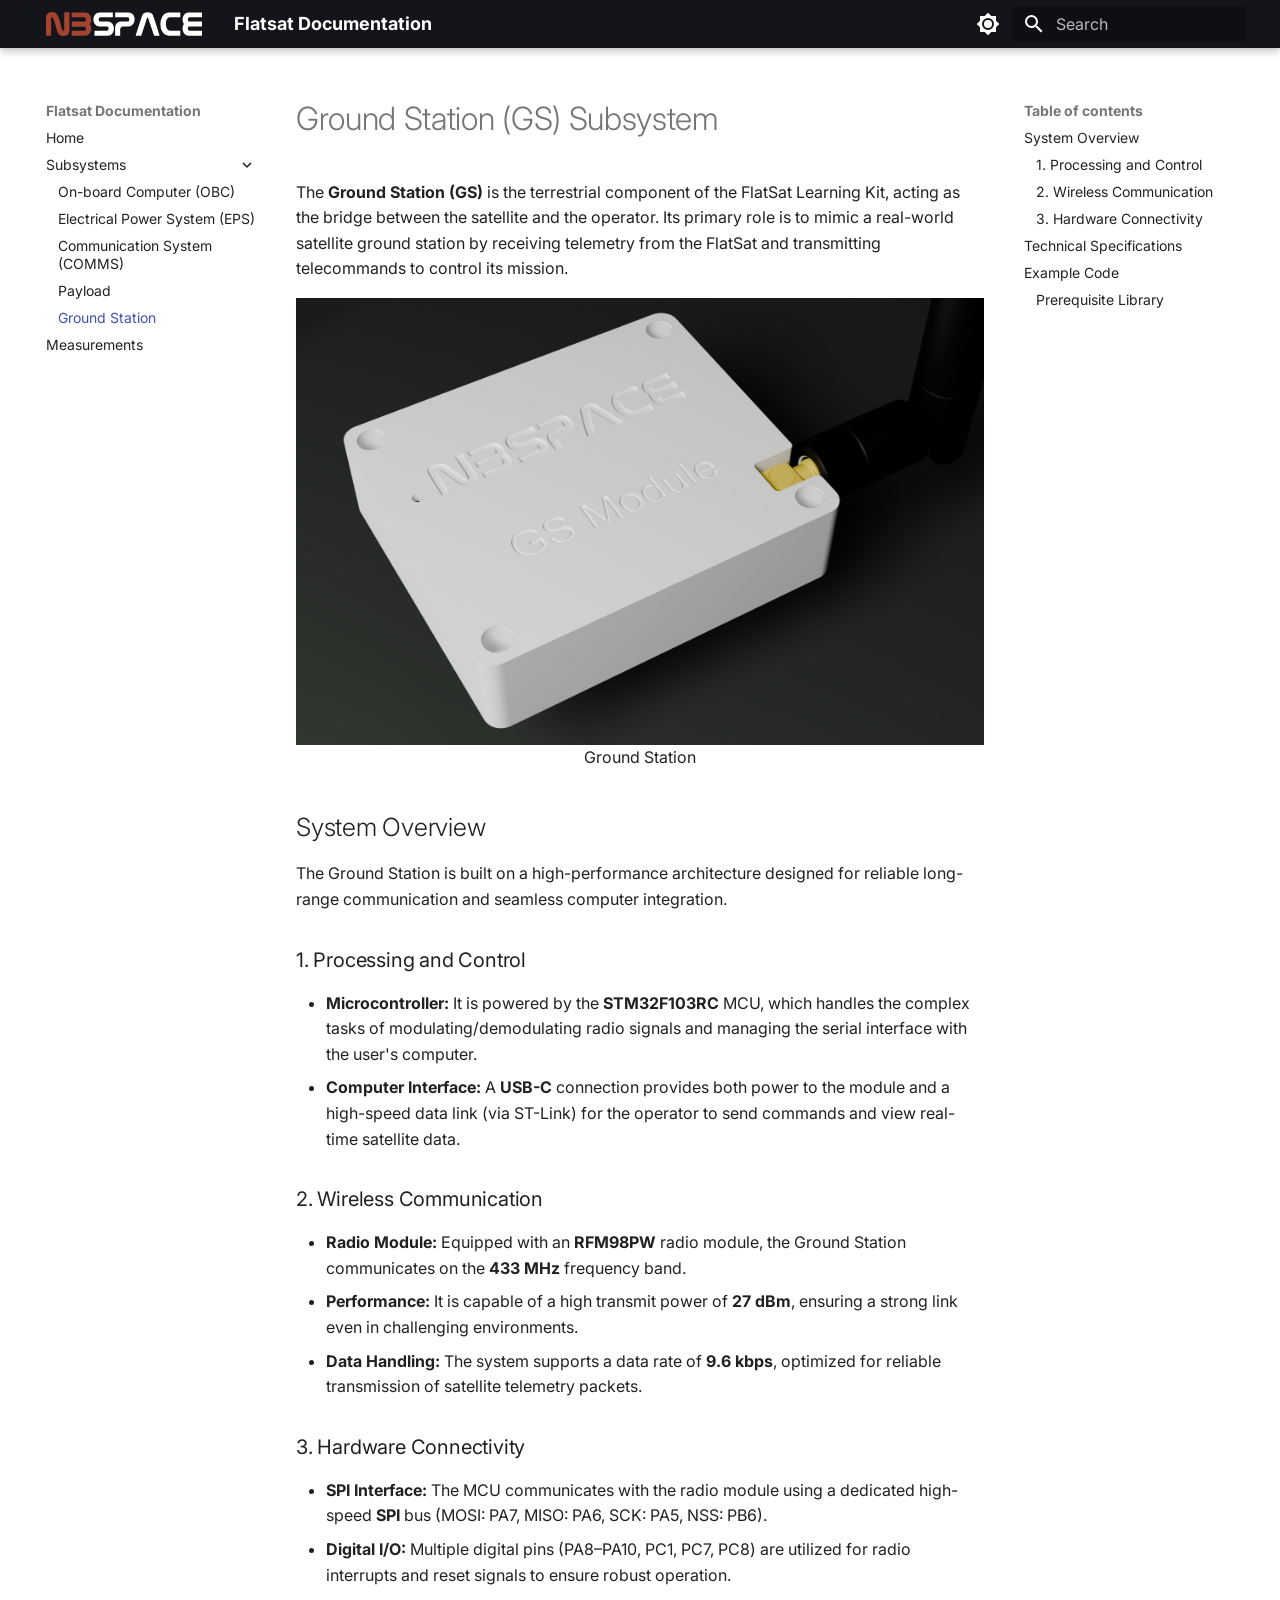
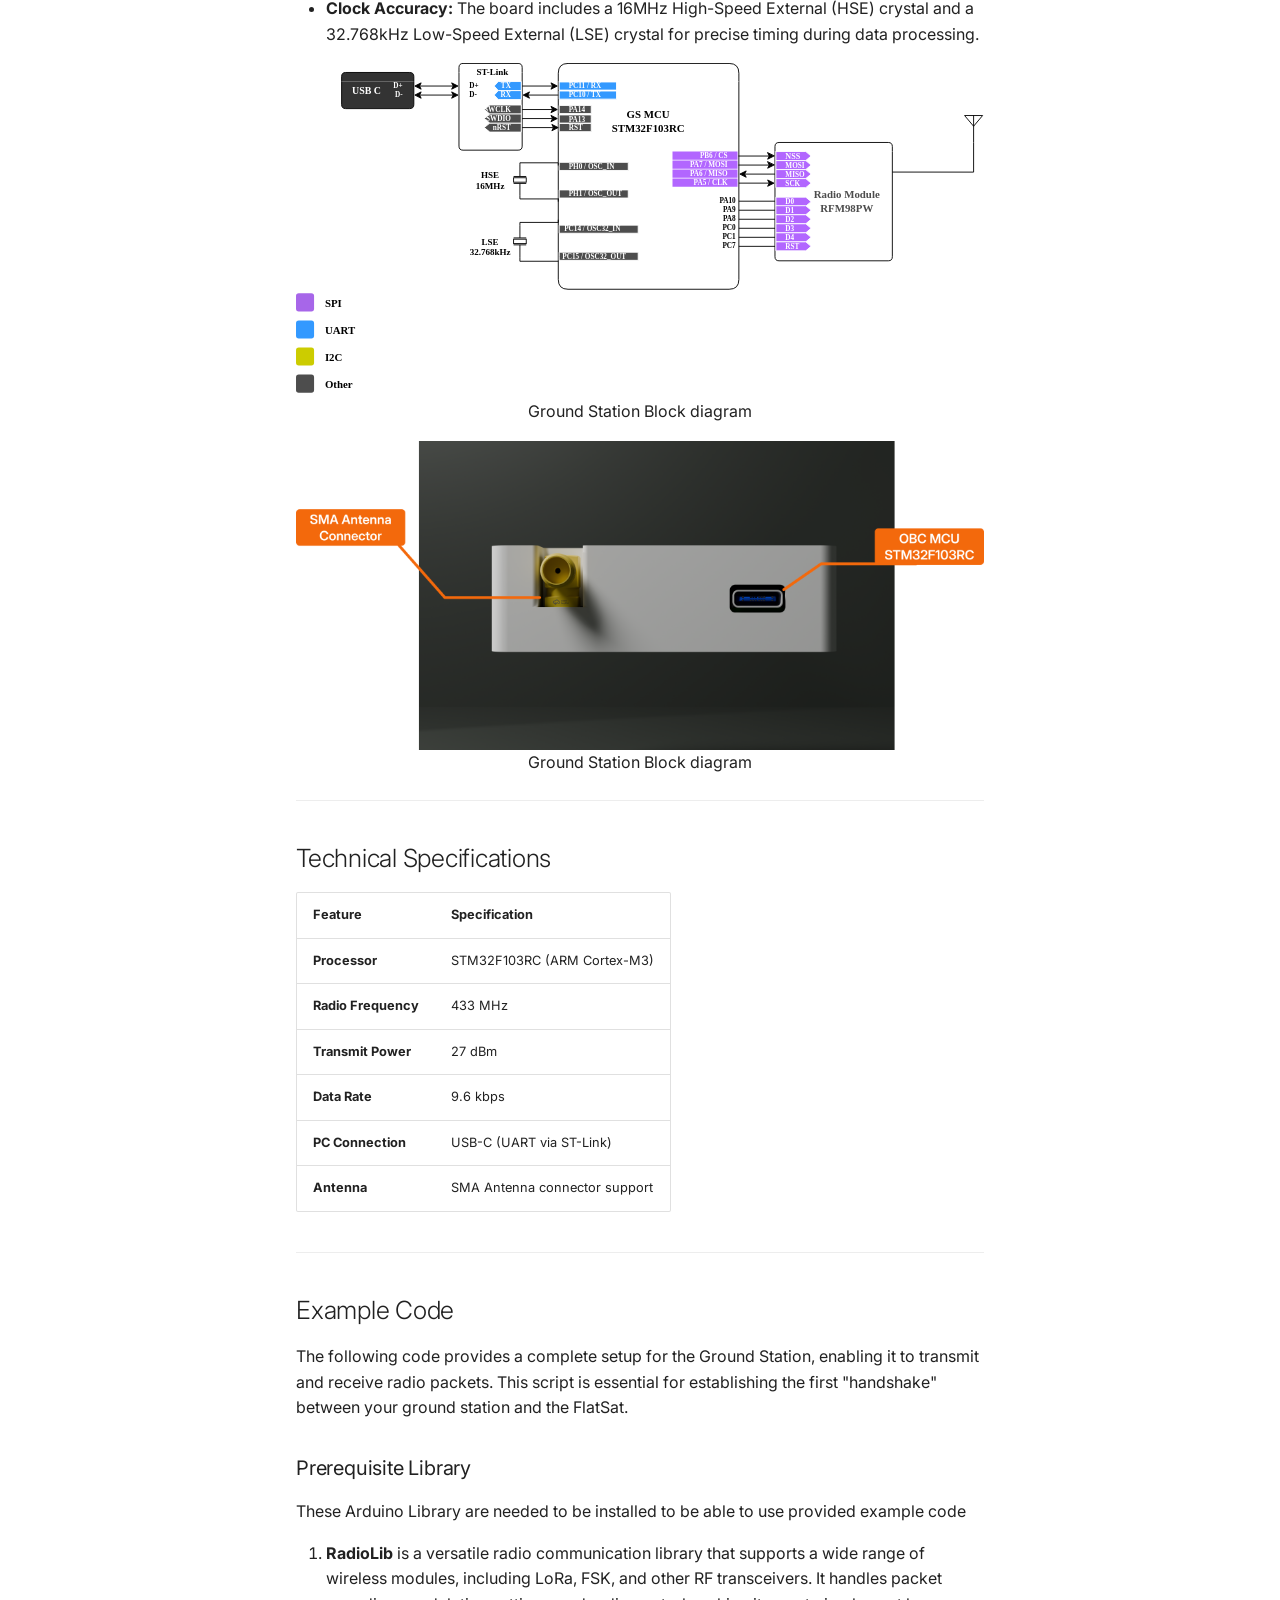
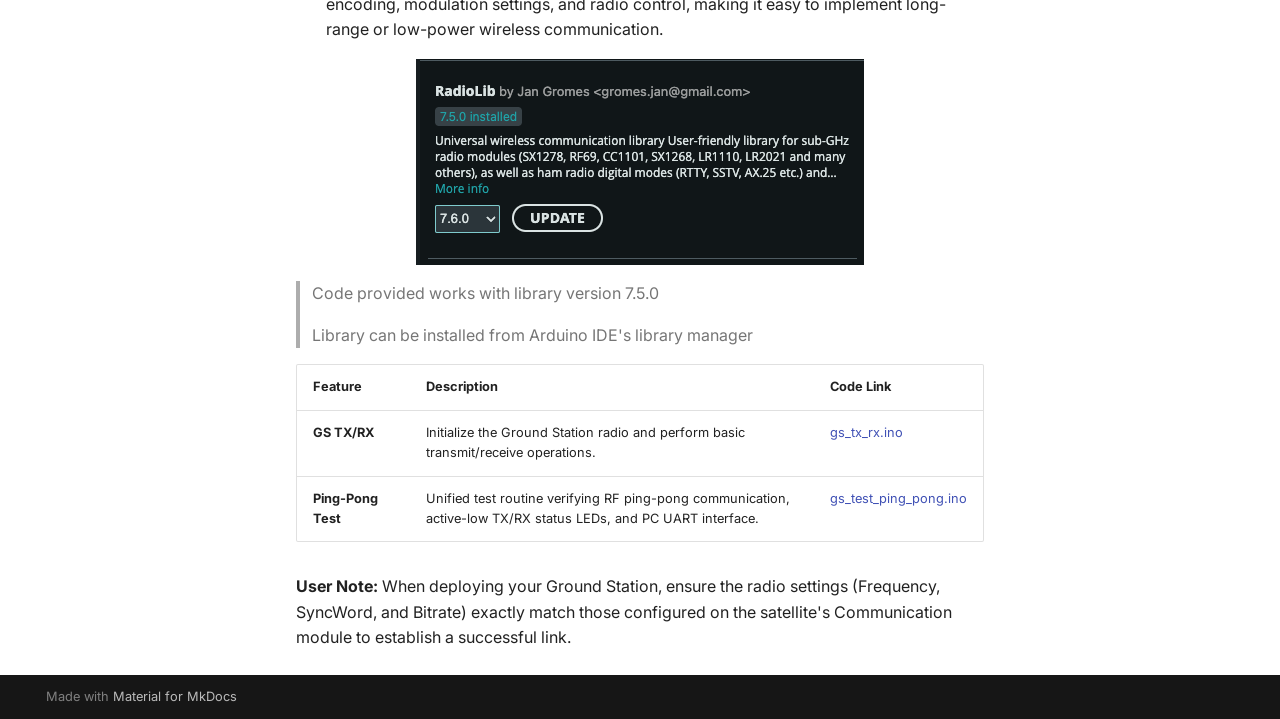
<file: subsystems/ground-segment/index.html>
<!doctype html>
<html lang="en" class="no-js">
  <head>
    
      <meta charset="utf-8">
      <meta name="viewport" content="width=device-width,initial-scale=1">
      
      
        <meta name="author" content="NBSpace">
      
      
        <link rel="canonical" href="https://flatsat.kidorbit.space/subsystems/ground-segment/">
      
      
        <link rel="prev" href="../payload/">
      
      
        <link rel="next" href="../../measurements_point/">
      
      
        
      
      
      <link rel="icon" href="../../assets/images/favicon.png">
      <meta name="generator" content="mkdocs-1.6.1, mkdocs-material-9.7.7">
    
    
      
        <title>Ground Station - Flatsat Documentation</title>
      
    
    
      <link rel="stylesheet" href="../../assets/stylesheets/main.ec1eaa64.min.css">
      
        
        <link rel="stylesheet" href="../../assets/stylesheets/palette.ab4e12ef.min.css">
      
      


    
    
      
    
    
      
        
        
        <link rel="preconnect" href="https://fonts.gstatic.com" crossorigin>
        <link rel="stylesheet" href="https://fonts.googleapis.com/css?family=Inter:300,300i,400,400i,700,700i%7CRoboto+Mono:400,400i,700,700i&display=fallback">
        <style>:root{--md-text-font:"Inter";--md-code-font:"Roboto Mono"}</style>
      
    
    
      <link rel="stylesheet" href="../../stylesheets/extra.css">
    
      <link rel="stylesheet" href="../../assets/stylesheets/mkdocs_d2_plugin.css">
    
    <script>__md_scope=new URL("../..",location),__md_hash=e=>[...e].reduce(((e,_)=>(e<<5)-e+_.charCodeAt(0)),0),__md_get=(e,_=localStorage,t=__md_scope)=>JSON.parse(_.getItem(t.pathname+"."+e)),__md_set=(e,_,t=localStorage,a=__md_scope)=>{try{t.setItem(a.pathname+"."+e,JSON.stringify(_))}catch(e){}}</script>
    
      

    
    
  </head>
  
  
    
    
      
    
    
    
    
    <body dir="ltr" data-md-color-scheme="default" data-md-color-primary="black" data-md-color-accent="indigo">
  
    
    <input class="md-toggle" data-md-toggle="drawer" type="checkbox" id="__drawer" autocomplete="off">
    <input class="md-toggle" data-md-toggle="search" type="checkbox" id="__search" autocomplete="off">
    <label class="md-overlay" for="__drawer"></label>
    <div data-md-component="skip">
      
        
        <a href="#ground-station-gs-subsystem" class="md-skip">
          Skip to content
        </a>
      
    </div>
    <div data-md-component="announce">
      
    </div>
    
    
      

  

<header class="md-header md-header--shadow" data-md-component="header">
  <nav class="md-header__inner md-grid" aria-label="Header">
    <a href="../.." title="Flatsat Documentation" class="md-header__button md-logo" aria-label="Flatsat Documentation" data-md-component="logo">
      
  <img src="../../assets/nb_logo_w.png" alt="logo">

    </a>
    <label class="md-header__button md-icon" for="__drawer">
      
      <svg xmlns="http://www.w3.org/2000/svg" viewBox="0 0 24 24"><path d="M3 6h18v2H3zm0 5h18v2H3zm0 5h18v2H3z"/></svg>
    </label>
    <div class="md-header__title" data-md-component="header-title">
      <div class="md-header__ellipsis">
        <div class="md-header__topic">
          <span class="md-ellipsis">
            Flatsat Documentation
          </span>
        </div>
        <div class="md-header__topic" data-md-component="header-topic">
          <span class="md-ellipsis">
            
              Ground Station
            
          </span>
        </div>
      </div>
    </div>
    
      
        <form class="md-header__option" data-md-component="palette">
  
    
    
    
    <input class="md-option" data-md-color-media="" data-md-color-scheme="default" data-md-color-primary="black" data-md-color-accent="indigo"  aria-label="Switch to dark mode"  type="radio" name="__palette" id="__palette_0">
    
      <label class="md-header__button md-icon" title="Switch to dark mode" for="__palette_1" hidden>
        <svg xmlns="http://www.w3.org/2000/svg" viewBox="0 0 24 24"><path d="M12 8a4 4 0 0 0-4 4 4 4 0 0 0 4 4 4 4 0 0 0 4-4 4 4 0 0 0-4-4m0 10a6 6 0 0 1-6-6 6 6 0 0 1 6-6 6 6 0 0 1 6 6 6 6 0 0 1-6 6m8-9.31V4h-4.69L12 .69 8.69 4H4v4.69L.69 12 4 15.31V20h4.69L12 23.31 15.31 20H20v-4.69L23.31 12z"/></svg>
      </label>
    
  
    
    
    
    <input class="md-option" data-md-color-media="" data-md-color-scheme="slate" data-md-color-primary="black" data-md-color-accent="indigo"  aria-label="Switch to light mode"  type="radio" name="__palette" id="__palette_1">
    
      <label class="md-header__button md-icon" title="Switch to light mode" for="__palette_0" hidden>
        <svg xmlns="http://www.w3.org/2000/svg" viewBox="0 0 24 24"><path d="M12 18c-.89 0-1.74-.2-2.5-.55C11.56 16.5 13 14.42 13 12s-1.44-4.5-3.5-5.45C10.26 6.2 11.11 6 12 6a6 6 0 0 1 6 6 6 6 0 0 1-6 6m8-9.31V4h-4.69L12 .69 8.69 4H4v4.69L.69 12 4 15.31V20h4.69L12 23.31 15.31 20H20v-4.69L23.31 12z"/></svg>
      </label>
    
  
</form>
      
    
    
      <script>var palette=__md_get("__palette");if(palette&&palette.color){if("(prefers-color-scheme)"===palette.color.media){var media=matchMedia("(prefers-color-scheme: light)"),input=document.querySelector(media.matches?"[data-md-color-media='(prefers-color-scheme: light)']":"[data-md-color-media='(prefers-color-scheme: dark)']");palette.color.media=input.getAttribute("data-md-color-media"),palette.color.scheme=input.getAttribute("data-md-color-scheme"),palette.color.primary=input.getAttribute("data-md-color-primary"),palette.color.accent=input.getAttribute("data-md-color-accent")}for(var[key,value]of Object.entries(palette.color))document.body.setAttribute("data-md-color-"+key,value)}</script>
    
    
    
      
      
        <label class="md-header__button md-icon" for="__search">
          
          <svg xmlns="http://www.w3.org/2000/svg" viewBox="0 0 24 24"><path d="M9.5 3A6.5 6.5 0 0 1 16 9.5c0 1.61-.59 3.09-1.56 4.23l.27.27h.79l5 5-1.5 1.5-5-5v-.79l-.27-.27A6.52 6.52 0 0 1 9.5 16 6.5 6.5 0 0 1 3 9.5 6.5 6.5 0 0 1 9.5 3m0 2C7 5 5 7 5 9.5S7 14 9.5 14 14 12 14 9.5 12 5 9.5 5"/></svg>
        </label>
        <div class="md-search" data-md-component="search" role="dialog">
  <label class="md-search__overlay" for="__search"></label>
  <div class="md-search__inner" role="search">
    <form class="md-search__form" name="search">
      <input type="text" class="md-search__input" name="query" aria-label="Search" placeholder="Search" autocapitalize="off" autocorrect="off" autocomplete="off" spellcheck="false" data-md-component="search-query" required>
      <label class="md-search__icon md-icon" for="__search">
        
        <svg xmlns="http://www.w3.org/2000/svg" viewBox="0 0 24 24"><path d="M9.5 3A6.5 6.5 0 0 1 16 9.5c0 1.61-.59 3.09-1.56 4.23l.27.27h.79l5 5-1.5 1.5-5-5v-.79l-.27-.27A6.52 6.52 0 0 1 9.5 16 6.5 6.5 0 0 1 3 9.5 6.5 6.5 0 0 1 9.5 3m0 2C7 5 5 7 5 9.5S7 14 9.5 14 14 12 14 9.5 12 5 9.5 5"/></svg>
        
        <svg xmlns="http://www.w3.org/2000/svg" viewBox="0 0 24 24"><path d="M20 11v2H8l5.5 5.5-1.42 1.42L4.16 12l7.92-7.92L13.5 5.5 8 11z"/></svg>
      </label>
      <nav class="md-search__options" aria-label="Search">
        
        <button type="reset" class="md-search__icon md-icon" title="Clear" aria-label="Clear" tabindex="-1">
          
          <svg xmlns="http://www.w3.org/2000/svg" viewBox="0 0 24 24"><path d="M19 6.41 17.59 5 12 10.59 6.41 5 5 6.41 10.59 12 5 17.59 6.41 19 12 13.41 17.59 19 19 17.59 13.41 12z"/></svg>
        </button>
      </nav>
      
    </form>
    <div class="md-search__output">
      <div class="md-search__scrollwrap" tabindex="0" data-md-scrollfix>
        <div class="md-search-result" data-md-component="search-result">
          <div class="md-search-result__meta">
            Initializing search
          </div>
          <ol class="md-search-result__list" role="presentation"></ol>
        </div>
      </div>
    </div>
  </div>
</div>
      
    
    
  </nav>
  
</header>
    
    <div class="md-container" data-md-component="container">
      
      
        
          
        
      
      <main class="md-main" data-md-component="main">
        <div class="md-main__inner md-grid">
          
            
              
              <div class="md-sidebar md-sidebar--primary" data-md-component="sidebar" data-md-type="navigation" >
                <div class="md-sidebar__scrollwrap">
                  <div class="md-sidebar__inner">
                    



<nav class="md-nav md-nav--primary" aria-label="Navigation" data-md-level="0">
  <label class="md-nav__title" for="__drawer">
    <a href="../.." title="Flatsat Documentation" class="md-nav__button md-logo" aria-label="Flatsat Documentation" data-md-component="logo">
      
  <img src="../../assets/nb_logo_w.png" alt="logo">

    </a>
    Flatsat Documentation
  </label>
  
  <ul class="md-nav__list" data-md-scrollfix>
    
      
      
  
  
  
  
    <li class="md-nav__item">
      <a href="../.." class="md-nav__link">
        
  
  
  <span class="md-ellipsis">
    
  
    Home
  

    
  </span>
  
  

      </a>
    </li>
  

    
      
      
  
  
    
  
  
  
    
    
    
    
    
    <li class="md-nav__item md-nav__item--active md-nav__item--nested">
      
        
        
        <input class="md-nav__toggle md-toggle " type="checkbox" id="__nav_2" checked>
        
          
          <label class="md-nav__link" for="__nav_2" id="__nav_2_label" tabindex="0">
            
  
  
  <span class="md-ellipsis">
    
  
    Subsystems
  

    
  </span>
  
  

            <span class="md-nav__icon md-icon"></span>
          </label>
        
        <nav class="md-nav" data-md-level="1" aria-labelledby="__nav_2_label" aria-expanded="true">
          <label class="md-nav__title" for="__nav_2">
            <span class="md-nav__icon md-icon"></span>
            
  
    Subsystems
  

          </label>
          <ul class="md-nav__list" data-md-scrollfix>
            
              
                
  
  
  
  
    <li class="md-nav__item">
      <a href="../obc/" class="md-nav__link">
        
  
  
  <span class="md-ellipsis">
    
  
    On-board Computer (OBC)
  

    
  </span>
  
  

      </a>
    </li>
  

              
            
              
                
  
  
  
  
    <li class="md-nav__item">
      <a href="../eps/" class="md-nav__link">
        
  
  
  <span class="md-ellipsis">
    
  
    Electrical Power System (EPS)
  

    
  </span>
  
  

      </a>
    </li>
  

              
            
              
                
  
  
  
  
    <li class="md-nav__item">
      <a href="../communication/" class="md-nav__link">
        
  
  
  <span class="md-ellipsis">
    
  
    Communication System (COMMS)
  

    
  </span>
  
  

      </a>
    </li>
  

              
            
              
                
  
  
  
  
    <li class="md-nav__item">
      <a href="../payload/" class="md-nav__link">
        
  
  
  <span class="md-ellipsis">
    
  
    Payload
  

    
  </span>
  
  

      </a>
    </li>
  

              
            
              
                
  
  
    
  
  
  
    <li class="md-nav__item md-nav__item--active">
      
      <input class="md-nav__toggle md-toggle" type="checkbox" id="__toc">
      
      
        
      
      
        <label class="md-nav__link md-nav__link--active" for="__toc">
          
  
  
  <span class="md-ellipsis">
    
  
    Ground Station
  

    
  </span>
  
  

          <span class="md-nav__icon md-icon"></span>
        </label>
      
      <a href="./" class="md-nav__link md-nav__link--active">
        
  
  
  <span class="md-ellipsis">
    
  
    Ground Station
  

    
  </span>
  
  

      </a>
      
        

<nav class="md-nav md-nav--secondary" aria-label="Table of contents">
  
  
  
    
  
  
    <label class="md-nav__title" for="__toc">
      <span class="md-nav__icon md-icon"></span>
      Table of contents
    </label>
    <ul class="md-nav__list" data-md-component="toc" data-md-scrollfix>
      
        <li class="md-nav__item">
  <a href="#system-overview" class="md-nav__link">
    <span class="md-ellipsis">
      
        System Overview
      
    </span>
  </a>
  
    <nav class="md-nav" aria-label="System Overview">
      <ul class="md-nav__list">
        
          <li class="md-nav__item">
  <a href="#1-processing-and-control" class="md-nav__link">
    <span class="md-ellipsis">
      
        1. Processing and Control
      
    </span>
  </a>
  
</li>
        
          <li class="md-nav__item">
  <a href="#2-wireless-communication" class="md-nav__link">
    <span class="md-ellipsis">
      
        2. Wireless Communication
      
    </span>
  </a>
  
</li>
        
          <li class="md-nav__item">
  <a href="#3-hardware-connectivity" class="md-nav__link">
    <span class="md-ellipsis">
      
        3. Hardware Connectivity
      
    </span>
  </a>
  
</li>
        
      </ul>
    </nav>
  
</li>
      
        <li class="md-nav__item">
  <a href="#technical-specifications" class="md-nav__link">
    <span class="md-ellipsis">
      
        Technical Specifications
      
    </span>
  </a>
  
</li>
      
        <li class="md-nav__item">
  <a href="#example-code" class="md-nav__link">
    <span class="md-ellipsis">
      
        Example Code
      
    </span>
  </a>
  
    <nav class="md-nav" aria-label="Example Code">
      <ul class="md-nav__list">
        
          <li class="md-nav__item">
  <a href="#prerequisite-library" class="md-nav__link">
    <span class="md-ellipsis">
      
        Prerequisite Library
      
    </span>
  </a>
  
</li>
        
      </ul>
    </nav>
  
</li>
      
    </ul>
  
</nav>
      
    </li>
  

              
            
          </ul>
        </nav>
      
    </li>
  

    
      
      
  
  
  
  
    <li class="md-nav__item">
      <a href="../../measurements_point/" class="md-nav__link">
        
  
  
  <span class="md-ellipsis">
    
  
    Measurements
  

    
  </span>
  
  

      </a>
    </li>
  

    
  </ul>
</nav>
                  </div>
                </div>
              </div>
            
            
              
              <div class="md-sidebar md-sidebar--secondary" data-md-component="sidebar" data-md-type="toc" >
                <div class="md-sidebar__scrollwrap">
                  <div class="md-sidebar__inner">
                    

<nav class="md-nav md-nav--secondary" aria-label="Table of contents">
  
  
  
    
  
  
    <label class="md-nav__title" for="__toc">
      <span class="md-nav__icon md-icon"></span>
      Table of contents
    </label>
    <ul class="md-nav__list" data-md-component="toc" data-md-scrollfix>
      
        <li class="md-nav__item">
  <a href="#system-overview" class="md-nav__link">
    <span class="md-ellipsis">
      
        System Overview
      
    </span>
  </a>
  
    <nav class="md-nav" aria-label="System Overview">
      <ul class="md-nav__list">
        
          <li class="md-nav__item">
  <a href="#1-processing-and-control" class="md-nav__link">
    <span class="md-ellipsis">
      
        1. Processing and Control
      
    </span>
  </a>
  
</li>
        
          <li class="md-nav__item">
  <a href="#2-wireless-communication" class="md-nav__link">
    <span class="md-ellipsis">
      
        2. Wireless Communication
      
    </span>
  </a>
  
</li>
        
          <li class="md-nav__item">
  <a href="#3-hardware-connectivity" class="md-nav__link">
    <span class="md-ellipsis">
      
        3. Hardware Connectivity
      
    </span>
  </a>
  
</li>
        
      </ul>
    </nav>
  
</li>
      
        <li class="md-nav__item">
  <a href="#technical-specifications" class="md-nav__link">
    <span class="md-ellipsis">
      
        Technical Specifications
      
    </span>
  </a>
  
</li>
      
        <li class="md-nav__item">
  <a href="#example-code" class="md-nav__link">
    <span class="md-ellipsis">
      
        Example Code
      
    </span>
  </a>
  
    <nav class="md-nav" aria-label="Example Code">
      <ul class="md-nav__list">
        
          <li class="md-nav__item">
  <a href="#prerequisite-library" class="md-nav__link">
    <span class="md-ellipsis">
      
        Prerequisite Library
      
    </span>
  </a>
  
</li>
        
      </ul>
    </nav>
  
</li>
      
    </ul>
  
</nav>
                  </div>
                </div>
              </div>
            
          
          
            <div class="md-content" data-md-component="content">
              
              <article class="md-content__inner md-typeset">
                
                  



<h1 id="ground-station-gs-subsystem">Ground Station (GS) Subsystem</h1>
<p>The <strong>Ground Station (GS)</strong> is the terrestrial component of the FlatSat Learning Kit, acting as the bridge between the satellite and the operator. Its primary role is to mimic a real-world satellite ground station by receiving telemetry from the FlatSat and transmitting telecommands to control its mission.</p>
<figure>
<img src="../../assets/gs.jpg"/>
<caption>Ground Station</caption>
</figure>

<h2 id="system-overview">System Overview</h2>
<p>The Ground Station is built on a high-performance architecture designed for reliable long-range communication and seamless computer integration.</p>
<h3 id="1-processing-and-control">1. Processing and Control</h3>
<ul>
<li><strong>Microcontroller:</strong> It is powered by the <strong>STM32F103RC</strong> MCU, which handles the complex tasks of modulating/demodulating radio signals and managing the serial interface with the user's computer.</li>
<li><strong>Computer Interface:</strong> A <strong>USB-C</strong> connection provides both power to the module and a high-speed data link (via ST-Link) for the operator to send commands and view real-time satellite data.</li>
</ul>
<h3 id="2-wireless-communication">2. Wireless Communication</h3>
<ul>
<li><strong>Radio Module:</strong> Equipped with an <strong>RFM98PW</strong> radio module, the Ground Station communicates on the <strong>433 MHz</strong> frequency band.</li>
<li><strong>Performance:</strong> It is capable of a high transmit power of <strong>27 dBm</strong>, ensuring a strong link even in challenging environments.</li>
<li><strong>Data Handling:</strong> The system supports a data rate of <strong>9.6 kbps</strong>, optimized for reliable transmission of satellite telemetry packets.</li>
</ul>
<h3 id="3-hardware-connectivity">3. Hardware Connectivity</h3>
<ul>
<li><strong>SPI Interface:</strong> The MCU communicates with the radio module using a dedicated high-speed <strong>SPI</strong> bus (MOSI: PA7, MISO: PA6, SCK: PA5, NSS: PB6).</li>
<li><strong>Digital I/O:</strong> Multiple digital pins (PA8–PA10, PC1, PC7, PC8) are utilized for radio interrupts and reset signals to ensure robust operation.</li>
<li><strong>Clock Accuracy:</strong> The board includes a 16MHz High-Speed External (HSE) crystal and a 32.768kHz Low-Speed External (LSE) crystal for precise timing during data processing.</li>
</ul>
<figure>
<img alt="GS" src="../../assets/diagram/Flatsat_Block_Diagram.drawio-4.svg"/>
<caption>Ground Station Block diagram</caption>
</figure>

<figure>
<img src="../../assets/gs_front.png"/>
<caption>Ground Station Block diagram</caption>
</figure>

<hr />
<h2 id="technical-specifications">Technical Specifications</h2>
<table>
<thead>
<tr>
<th style="text-align: left;">Feature</th>
<th style="text-align: left;">Specification</th>
</tr>
</thead>
<tbody>
<tr>
<td style="text-align: left;"><strong>Processor</strong></td>
<td style="text-align: left;">STM32F103RC (ARM Cortex-M3)</td>
</tr>
<tr>
<td style="text-align: left;"><strong>Radio Frequency</strong></td>
<td style="text-align: left;">433 MHz</td>
</tr>
<tr>
<td style="text-align: left;"><strong>Transmit Power</strong></td>
<td style="text-align: left;">27 dBm</td>
</tr>
<tr>
<td style="text-align: left;"><strong>Data Rate</strong></td>
<td style="text-align: left;">9.6 kbps</td>
</tr>
<tr>
<td style="text-align: left;"><strong>PC Connection</strong></td>
<td style="text-align: left;">USB-C (UART via ST-Link)</td>
</tr>
<tr>
<td style="text-align: left;"><strong>Antenna</strong></td>
<td style="text-align: left;">SMA Antenna connector support</td>
</tr>
</tbody>
</table>
<hr />
<h2 id="example-code">Example Code</h2>
<p>The following code provides a complete setup for the Ground Station, enabling it to transmit and receive radio packets. This script is essential for establishing the first "handshake" between your ground station and the FlatSat.</p>
<h3 id="prerequisite-library">Prerequisite Library</h3>
<p>These Arduino Library are needed to be installed to be able to use provided example code</p>
<ol>
<li><strong>RadioLib</strong> is a versatile radio communication library that supports a wide range of wireless modules, including LoRa, FSK, and other RF transceivers. It handles packet encoding, modulation settings, and radio control, making it easy to implement long-range or low-power wireless communication.</li>
</ol>
<figure>
<img src="../../assets/radiolib.png"/>
</figure>
<blockquote>
<p>Code provided works with library version 7.5.0</p>
<p>Library can be installed from Arduino IDE's library manager</p>
</blockquote>
<table>
<thead>
<tr>
<th style="text-align: left;">Feature</th>
<th style="text-align: left;">Description</th>
<th style="text-align: left;">Code Link</th>
</tr>
</thead>
<tbody>
<tr>
<td style="text-align: left;"><strong>GS TX/RX</strong></td>
<td style="text-align: left;">Initialize the Ground Station radio and perform basic transmit/receive operations.</td>
<td style="text-align: left;"><a href="../../codes/gs/gs_tx_rx/gs_tx_rx.ino">gs_tx_rx.ino</a></td>
</tr>
<tr>
<td style="text-align: left;"><strong>Ping-Pong Test</strong></td>
<td style="text-align: left;">Unified test routine verifying RF ping-pong communication, active-low TX/RX status LEDs, and PC UART interface.</td>
<td style="text-align: left;"><a href="../../codes/gs/gs_test_ping_pong/gs_test_ping_pong.ino">gs_test_ping_pong.ino</a></td>
</tr>
</tbody>
</table>
<p><strong>User Note:</strong> When deploying your Ground Station, ensure the radio settings (Frequency, SyncWord, and Bitrate) exactly match those configured on the satellite's Communication module to establish a successful link.</p>












                
              </article>
            </div>
          
          
<script>var target=document.getElementById(location.hash.slice(1));target&&target.name&&(target.checked=target.name.startsWith("__tabbed_"))</script>
        </div>
        
      </main>
      
        <footer class="md-footer">
  
  <div class="md-footer-meta md-typeset">
    <div class="md-footer-meta__inner md-grid">
      <div class="md-copyright">
  
  
    Made with
    <a href="https://squidfunk.github.io/mkdocs-material/" target="_blank" rel="noopener">
      Material for MkDocs
    </a>
  
</div>
      
    </div>
  </div>
</footer>
      
    </div>
    <div class="md-dialog" data-md-component="dialog">
      <div class="md-dialog__inner md-typeset"></div>
    </div>
    
    
    
      
      
      <script id="__config" type="application/json">{"annotate": null, "base": "../..", "features": [], "search": "../../assets/javascripts/workers/search.2c215733.min.js", "tags": null, "translations": {"clipboard.copied": "Copied to clipboard", "clipboard.copy": "Copy to clipboard", "search.result.more.one": "1 more on this page", "search.result.more.other": "# more on this page", "search.result.none": "No matching documents", "search.result.one": "1 matching document", "search.result.other": "# matching documents", "search.result.placeholder": "Type to start searching", "search.result.term.missing": "Missing", "select.version": "Select version"}, "version": null}</script>
    
    
      <script src="../../assets/javascripts/bundle.d7400e89.min.js"></script>
      
    
  </body>
</html>
</file>
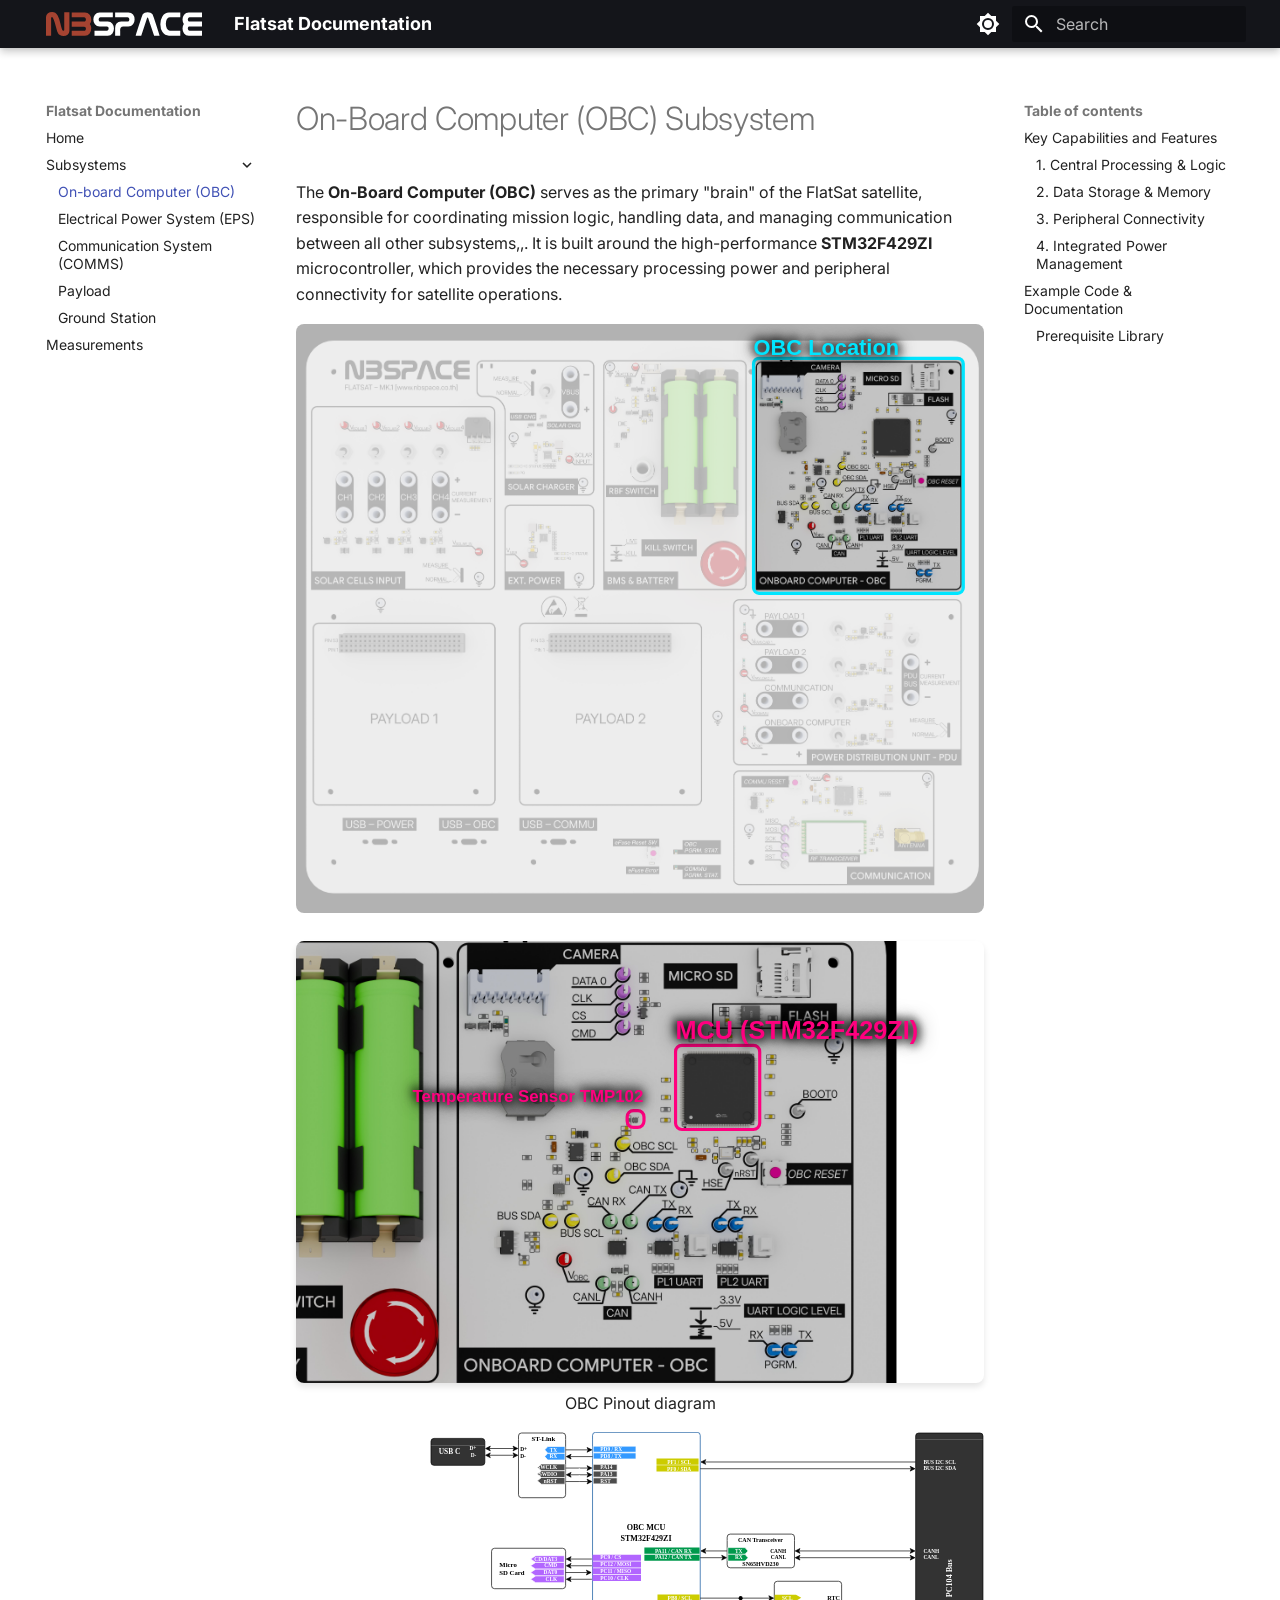
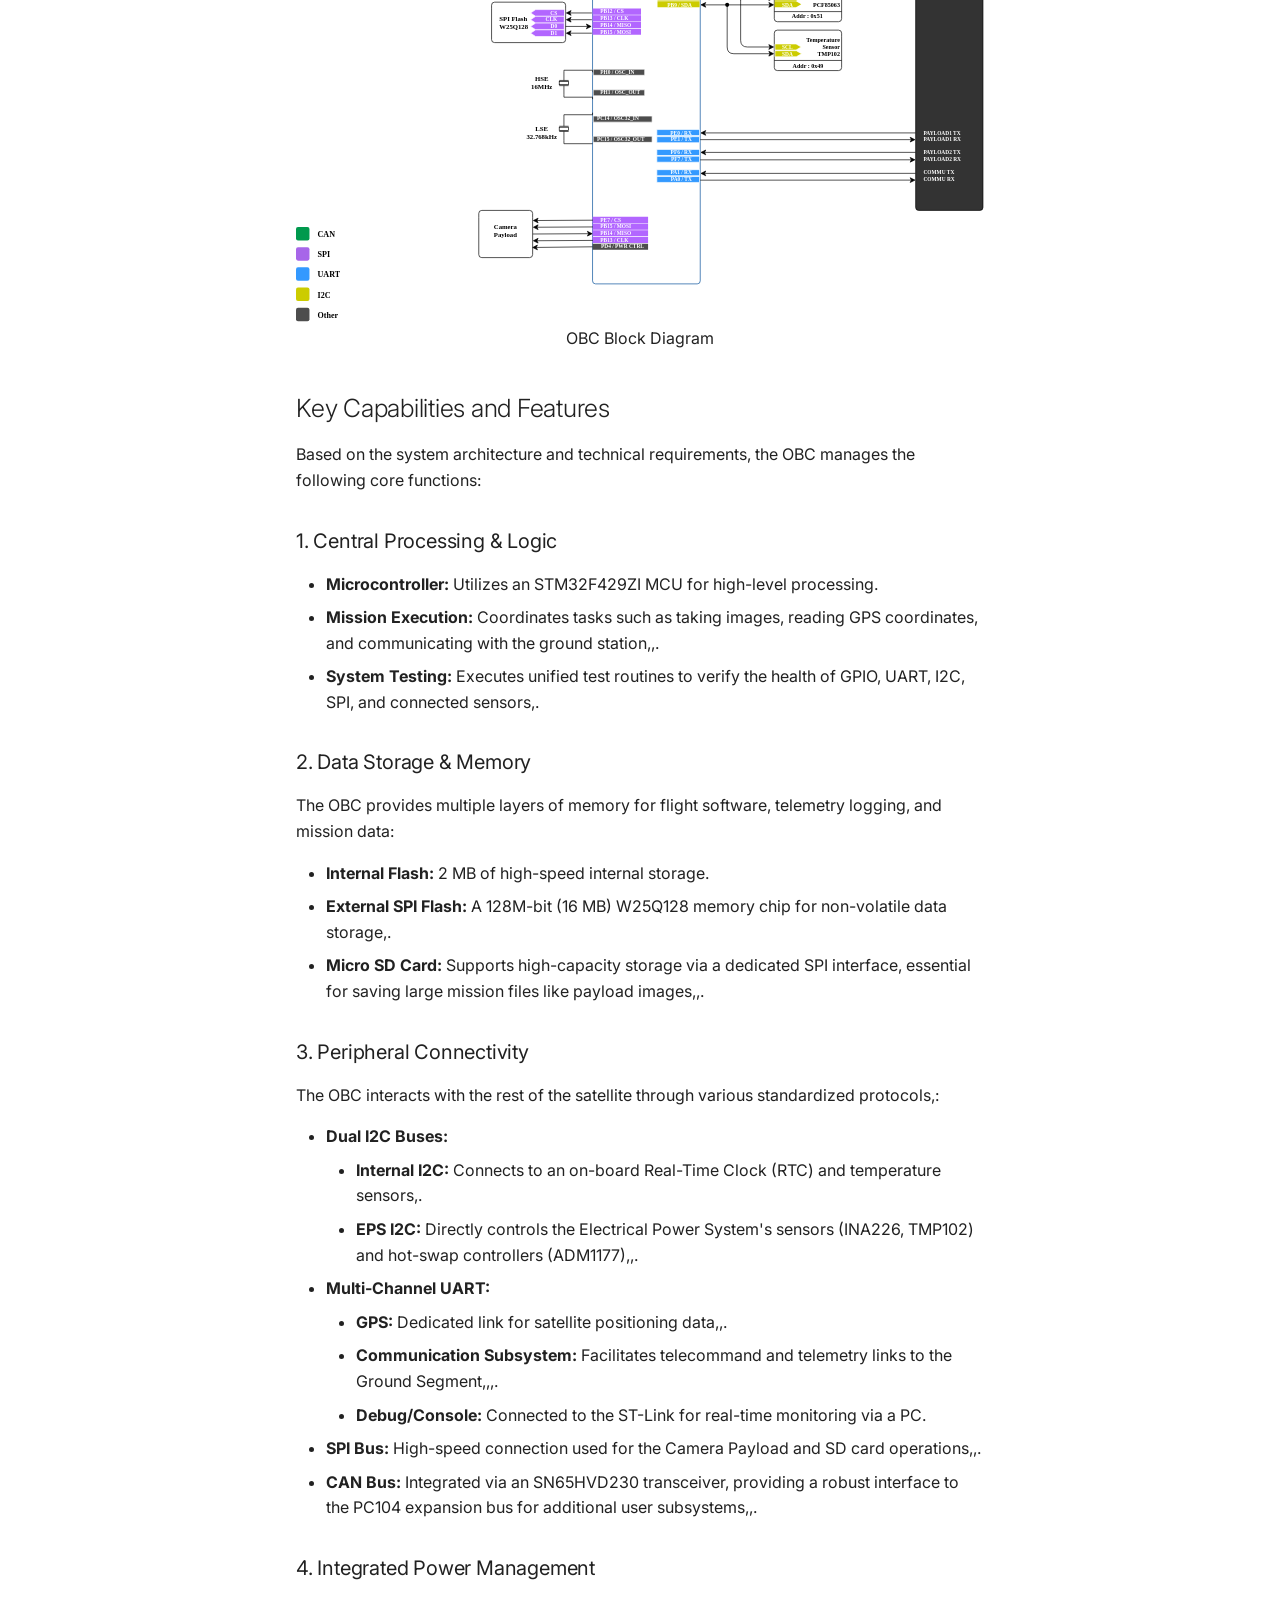
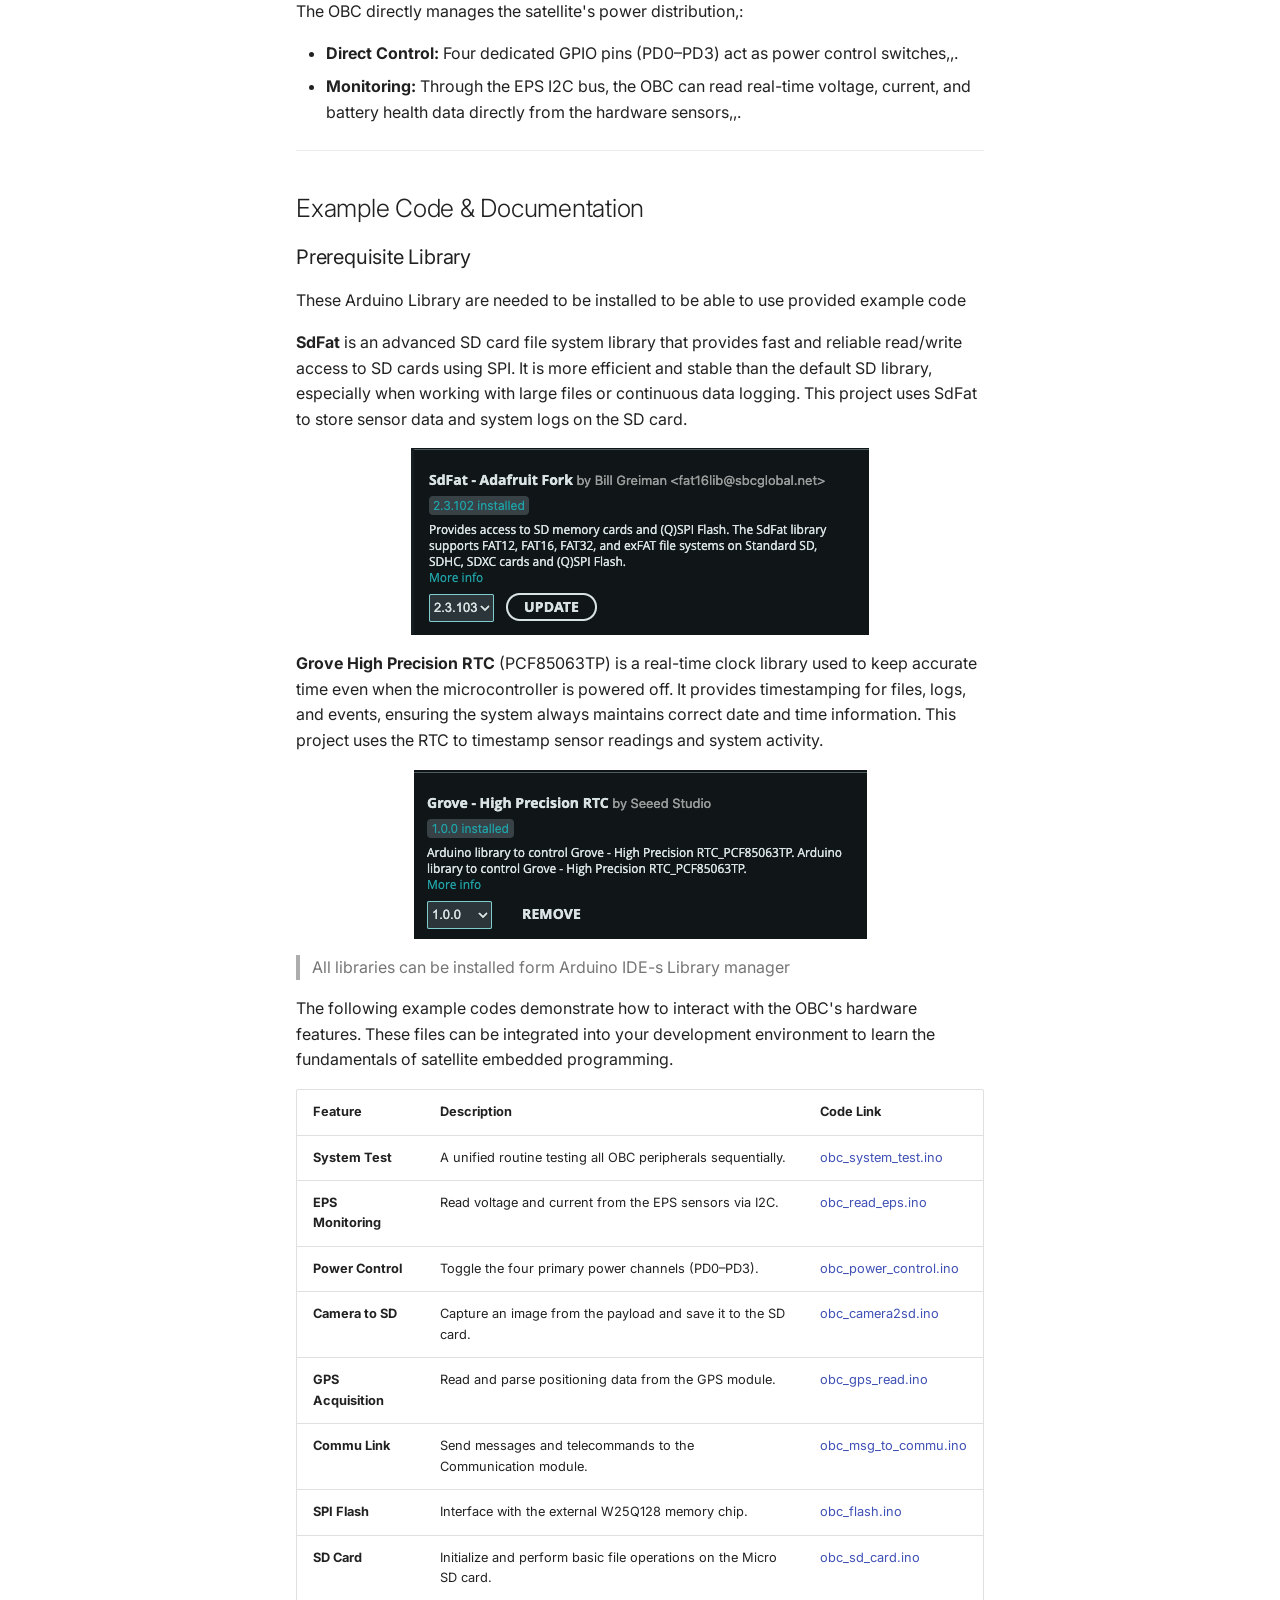
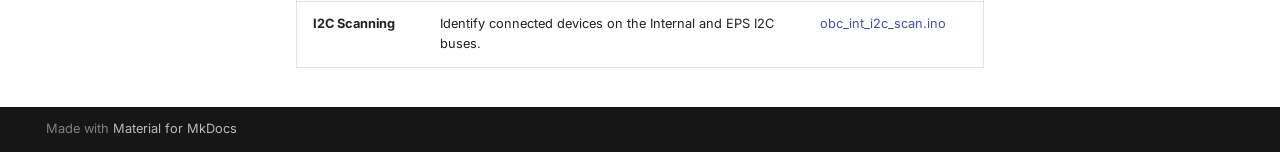
<file: subsystems/obc/index.html>
<!doctype html>
<html lang="en" class="no-js">
  <head>
    
      <meta charset="utf-8">
      <meta name="viewport" content="width=device-width,initial-scale=1">
      
      
        <meta name="author" content="NBSpace">
      
      
        <link rel="canonical" href="https://flatsat.kidorbit.space/subsystems/obc/">
      
      
        <link rel="prev" href="../..">
      
      
        <link rel="next" href="../eps/">
      
      
        
      
      
      <link rel="icon" href="../../assets/images/favicon.png">
      <meta name="generator" content="mkdocs-1.6.1, mkdocs-material-9.7.7">
    
    
      
        <title>On-board Computer (OBC) - Flatsat Documentation</title>
      
    
    
      <link rel="stylesheet" href="../../assets/stylesheets/main.ec1eaa64.min.css">
      
        
        <link rel="stylesheet" href="../../assets/stylesheets/palette.ab4e12ef.min.css">
      
      


    
    
      
    
    
      
        
        
        <link rel="preconnect" href="https://fonts.gstatic.com" crossorigin>
        <link rel="stylesheet" href="https://fonts.googleapis.com/css?family=Inter:300,300i,400,400i,700,700i%7CRoboto+Mono:400,400i,700,700i&display=fallback">
        <style>:root{--md-text-font:"Inter";--md-code-font:"Roboto Mono"}</style>
      
    
    
      <link rel="stylesheet" href="../../stylesheets/extra.css">
    
      <link rel="stylesheet" href="../../assets/stylesheets/mkdocs_d2_plugin.css">
    
    <script>__md_scope=new URL("../..",location),__md_hash=e=>[...e].reduce(((e,_)=>(e<<5)-e+_.charCodeAt(0)),0),__md_get=(e,_=localStorage,t=__md_scope)=>JSON.parse(_.getItem(t.pathname+"."+e)),__md_set=(e,_,t=localStorage,a=__md_scope)=>{try{t.setItem(a.pathname+"."+e,JSON.stringify(_))}catch(e){}}</script>
    
      

    
    
  </head>
  
  
    
    
      
    
    
    
    
    <body dir="ltr" data-md-color-scheme="default" data-md-color-primary="black" data-md-color-accent="indigo">
  
    
    <input class="md-toggle" data-md-toggle="drawer" type="checkbox" id="__drawer" autocomplete="off">
    <input class="md-toggle" data-md-toggle="search" type="checkbox" id="__search" autocomplete="off">
    <label class="md-overlay" for="__drawer"></label>
    <div data-md-component="skip">
      
        
        <a href="#on-board-computer-obc-subsystem" class="md-skip">
          Skip to content
        </a>
      
    </div>
    <div data-md-component="announce">
      
    </div>
    
    
      

  

<header class="md-header md-header--shadow" data-md-component="header">
  <nav class="md-header__inner md-grid" aria-label="Header">
    <a href="../.." title="Flatsat Documentation" class="md-header__button md-logo" aria-label="Flatsat Documentation" data-md-component="logo">
      
  <img src="../../assets/nb_logo_w.png" alt="logo">

    </a>
    <label class="md-header__button md-icon" for="__drawer">
      
      <svg xmlns="http://www.w3.org/2000/svg" viewBox="0 0 24 24"><path d="M3 6h18v2H3zm0 5h18v2H3zm0 5h18v2H3z"/></svg>
    </label>
    <div class="md-header__title" data-md-component="header-title">
      <div class="md-header__ellipsis">
        <div class="md-header__topic">
          <span class="md-ellipsis">
            Flatsat Documentation
          </span>
        </div>
        <div class="md-header__topic" data-md-component="header-topic">
          <span class="md-ellipsis">
            
              On-board Computer (OBC)
            
          </span>
        </div>
      </div>
    </div>
    
      
        <form class="md-header__option" data-md-component="palette">
  
    
    
    
    <input class="md-option" data-md-color-media="" data-md-color-scheme="default" data-md-color-primary="black" data-md-color-accent="indigo"  aria-label="Switch to dark mode"  type="radio" name="__palette" id="__palette_0">
    
      <label class="md-header__button md-icon" title="Switch to dark mode" for="__palette_1" hidden>
        <svg xmlns="http://www.w3.org/2000/svg" viewBox="0 0 24 24"><path d="M12 8a4 4 0 0 0-4 4 4 4 0 0 0 4 4 4 4 0 0 0 4-4 4 4 0 0 0-4-4m0 10a6 6 0 0 1-6-6 6 6 0 0 1 6-6 6 6 0 0 1 6 6 6 6 0 0 1-6 6m8-9.31V4h-4.69L12 .69 8.69 4H4v4.69L.69 12 4 15.31V20h4.69L12 23.31 15.31 20H20v-4.69L23.31 12z"/></svg>
      </label>
    
  
    
    
    
    <input class="md-option" data-md-color-media="" data-md-color-scheme="slate" data-md-color-primary="black" data-md-color-accent="indigo"  aria-label="Switch to light mode"  type="radio" name="__palette" id="__palette_1">
    
      <label class="md-header__button md-icon" title="Switch to light mode" for="__palette_0" hidden>
        <svg xmlns="http://www.w3.org/2000/svg" viewBox="0 0 24 24"><path d="M12 18c-.89 0-1.74-.2-2.5-.55C11.56 16.5 13 14.42 13 12s-1.44-4.5-3.5-5.45C10.26 6.2 11.11 6 12 6a6 6 0 0 1 6 6 6 6 0 0 1-6 6m8-9.31V4h-4.69L12 .69 8.69 4H4v4.69L.69 12 4 15.31V20h4.69L12 23.31 15.31 20H20v-4.69L23.31 12z"/></svg>
      </label>
    
  
</form>
      
    
    
      <script>var palette=__md_get("__palette");if(palette&&palette.color){if("(prefers-color-scheme)"===palette.color.media){var media=matchMedia("(prefers-color-scheme: light)"),input=document.querySelector(media.matches?"[data-md-color-media='(prefers-color-scheme: light)']":"[data-md-color-media='(prefers-color-scheme: dark)']");palette.color.media=input.getAttribute("data-md-color-media"),palette.color.scheme=input.getAttribute("data-md-color-scheme"),palette.color.primary=input.getAttribute("data-md-color-primary"),palette.color.accent=input.getAttribute("data-md-color-accent")}for(var[key,value]of Object.entries(palette.color))document.body.setAttribute("data-md-color-"+key,value)}</script>
    
    
    
      
      
        <label class="md-header__button md-icon" for="__search">
          
          <svg xmlns="http://www.w3.org/2000/svg" viewBox="0 0 24 24"><path d="M9.5 3A6.5 6.5 0 0 1 16 9.5c0 1.61-.59 3.09-1.56 4.23l.27.27h.79l5 5-1.5 1.5-5-5v-.79l-.27-.27A6.52 6.52 0 0 1 9.5 16 6.5 6.5 0 0 1 3 9.5 6.5 6.5 0 0 1 9.5 3m0 2C7 5 5 7 5 9.5S7 14 9.5 14 14 12 14 9.5 12 5 9.5 5"/></svg>
        </label>
        <div class="md-search" data-md-component="search" role="dialog">
  <label class="md-search__overlay" for="__search"></label>
  <div class="md-search__inner" role="search">
    <form class="md-search__form" name="search">
      <input type="text" class="md-search__input" name="query" aria-label="Search" placeholder="Search" autocapitalize="off" autocorrect="off" autocomplete="off" spellcheck="false" data-md-component="search-query" required>
      <label class="md-search__icon md-icon" for="__search">
        
        <svg xmlns="http://www.w3.org/2000/svg" viewBox="0 0 24 24"><path d="M9.5 3A6.5 6.5 0 0 1 16 9.5c0 1.61-.59 3.09-1.56 4.23l.27.27h.79l5 5-1.5 1.5-5-5v-.79l-.27-.27A6.52 6.52 0 0 1 9.5 16 6.5 6.5 0 0 1 3 9.5 6.5 6.5 0 0 1 9.5 3m0 2C7 5 5 7 5 9.5S7 14 9.5 14 14 12 14 9.5 12 5 9.5 5"/></svg>
        
        <svg xmlns="http://www.w3.org/2000/svg" viewBox="0 0 24 24"><path d="M20 11v2H8l5.5 5.5-1.42 1.42L4.16 12l7.92-7.92L13.5 5.5 8 11z"/></svg>
      </label>
      <nav class="md-search__options" aria-label="Search">
        
        <button type="reset" class="md-search__icon md-icon" title="Clear" aria-label="Clear" tabindex="-1">
          
          <svg xmlns="http://www.w3.org/2000/svg" viewBox="0 0 24 24"><path d="M19 6.41 17.59 5 12 10.59 6.41 5 5 6.41 10.59 12 5 17.59 6.41 19 12 13.41 17.59 19 19 17.59 13.41 12z"/></svg>
        </button>
      </nav>
      
    </form>
    <div class="md-search__output">
      <div class="md-search__scrollwrap" tabindex="0" data-md-scrollfix>
        <div class="md-search-result" data-md-component="search-result">
          <div class="md-search-result__meta">
            Initializing search
          </div>
          <ol class="md-search-result__list" role="presentation"></ol>
        </div>
      </div>
    </div>
  </div>
</div>
      
    
    
  </nav>
  
</header>
    
    <div class="md-container" data-md-component="container">
      
      
        
          
        
      
      <main class="md-main" data-md-component="main">
        <div class="md-main__inner md-grid">
          
            
              
              <div class="md-sidebar md-sidebar--primary" data-md-component="sidebar" data-md-type="navigation" >
                <div class="md-sidebar__scrollwrap">
                  <div class="md-sidebar__inner">
                    



<nav class="md-nav md-nav--primary" aria-label="Navigation" data-md-level="0">
  <label class="md-nav__title" for="__drawer">
    <a href="../.." title="Flatsat Documentation" class="md-nav__button md-logo" aria-label="Flatsat Documentation" data-md-component="logo">
      
  <img src="../../assets/nb_logo_w.png" alt="logo">

    </a>
    Flatsat Documentation
  </label>
  
  <ul class="md-nav__list" data-md-scrollfix>
    
      
      
  
  
  
  
    <li class="md-nav__item">
      <a href="../.." class="md-nav__link">
        
  
  
  <span class="md-ellipsis">
    
  
    Home
  

    
  </span>
  
  

      </a>
    </li>
  

    
      
      
  
  
    
  
  
  
    
    
    
    
    
    <li class="md-nav__item md-nav__item--active md-nav__item--nested">
      
        
        
        <input class="md-nav__toggle md-toggle " type="checkbox" id="__nav_2" checked>
        
          
          <label class="md-nav__link" for="__nav_2" id="__nav_2_label" tabindex="0">
            
  
  
  <span class="md-ellipsis">
    
  
    Subsystems
  

    
  </span>
  
  

            <span class="md-nav__icon md-icon"></span>
          </label>
        
        <nav class="md-nav" data-md-level="1" aria-labelledby="__nav_2_label" aria-expanded="true">
          <label class="md-nav__title" for="__nav_2">
            <span class="md-nav__icon md-icon"></span>
            
  
    Subsystems
  

          </label>
          <ul class="md-nav__list" data-md-scrollfix>
            
              
                
  
  
    
  
  
  
    <li class="md-nav__item md-nav__item--active">
      
      <input class="md-nav__toggle md-toggle" type="checkbox" id="__toc">
      
      
        
      
      
        <label class="md-nav__link md-nav__link--active" for="__toc">
          
  
  
  <span class="md-ellipsis">
    
  
    On-board Computer (OBC)
  

    
  </span>
  
  

          <span class="md-nav__icon md-icon"></span>
        </label>
      
      <a href="./" class="md-nav__link md-nav__link--active">
        
  
  
  <span class="md-ellipsis">
    
  
    On-board Computer (OBC)
  

    
  </span>
  
  

      </a>
      
        

<nav class="md-nav md-nav--secondary" aria-label="Table of contents">
  
  
  
    
  
  
    <label class="md-nav__title" for="__toc">
      <span class="md-nav__icon md-icon"></span>
      Table of contents
    </label>
    <ul class="md-nav__list" data-md-component="toc" data-md-scrollfix>
      
        <li class="md-nav__item">
  <a href="#key-capabilities-and-features" class="md-nav__link">
    <span class="md-ellipsis">
      
        Key Capabilities and Features
      
    </span>
  </a>
  
    <nav class="md-nav" aria-label="Key Capabilities and Features">
      <ul class="md-nav__list">
        
          <li class="md-nav__item">
  <a href="#1-central-processing-logic" class="md-nav__link">
    <span class="md-ellipsis">
      
        1. Central Processing &amp; Logic
      
    </span>
  </a>
  
</li>
        
          <li class="md-nav__item">
  <a href="#2-data-storage-memory" class="md-nav__link">
    <span class="md-ellipsis">
      
        2. Data Storage &amp; Memory
      
    </span>
  </a>
  
</li>
        
          <li class="md-nav__item">
  <a href="#3-peripheral-connectivity" class="md-nav__link">
    <span class="md-ellipsis">
      
        3. Peripheral Connectivity
      
    </span>
  </a>
  
</li>
        
          <li class="md-nav__item">
  <a href="#4-integrated-power-management" class="md-nav__link">
    <span class="md-ellipsis">
      
        4. Integrated Power Management
      
    </span>
  </a>
  
</li>
        
      </ul>
    </nav>
  
</li>
      
        <li class="md-nav__item">
  <a href="#example-code-documentation" class="md-nav__link">
    <span class="md-ellipsis">
      
        Example Code &amp; Documentation
      
    </span>
  </a>
  
    <nav class="md-nav" aria-label="Example Code &amp; Documentation">
      <ul class="md-nav__list">
        
          <li class="md-nav__item">
  <a href="#prerequisite-library" class="md-nav__link">
    <span class="md-ellipsis">
      
        Prerequisite Library
      
    </span>
  </a>
  
</li>
        
      </ul>
    </nav>
  
</li>
      
    </ul>
  
</nav>
      
    </li>
  

              
            
              
                
  
  
  
  
    <li class="md-nav__item">
      <a href="../eps/" class="md-nav__link">
        
  
  
  <span class="md-ellipsis">
    
  
    Electrical Power System (EPS)
  

    
  </span>
  
  

      </a>
    </li>
  

              
            
              
                
  
  
  
  
    <li class="md-nav__item">
      <a href="../communication/" class="md-nav__link">
        
  
  
  <span class="md-ellipsis">
    
  
    Communication System (COMMS)
  

    
  </span>
  
  

      </a>
    </li>
  

              
            
              
                
  
  
  
  
    <li class="md-nav__item">
      <a href="../payload/" class="md-nav__link">
        
  
  
  <span class="md-ellipsis">
    
  
    Payload
  

    
  </span>
  
  

      </a>
    </li>
  

              
            
              
                
  
  
  
  
    <li class="md-nav__item">
      <a href="../ground-segment/" class="md-nav__link">
        
  
  
  <span class="md-ellipsis">
    
  
    Ground Station
  

    
  </span>
  
  

      </a>
    </li>
  

              
            
          </ul>
        </nav>
      
    </li>
  

    
      
      
  
  
  
  
    <li class="md-nav__item">
      <a href="../../measurements_point/" class="md-nav__link">
        
  
  
  <span class="md-ellipsis">
    
  
    Measurements
  

    
  </span>
  
  

      </a>
    </li>
  

    
  </ul>
</nav>
                  </div>
                </div>
              </div>
            
            
              
              <div class="md-sidebar md-sidebar--secondary" data-md-component="sidebar" data-md-type="toc" >
                <div class="md-sidebar__scrollwrap">
                  <div class="md-sidebar__inner">
                    

<nav class="md-nav md-nav--secondary" aria-label="Table of contents">
  
  
  
    
  
  
    <label class="md-nav__title" for="__toc">
      <span class="md-nav__icon md-icon"></span>
      Table of contents
    </label>
    <ul class="md-nav__list" data-md-component="toc" data-md-scrollfix>
      
        <li class="md-nav__item">
  <a href="#key-capabilities-and-features" class="md-nav__link">
    <span class="md-ellipsis">
      
        Key Capabilities and Features
      
    </span>
  </a>
  
    <nav class="md-nav" aria-label="Key Capabilities and Features">
      <ul class="md-nav__list">
        
          <li class="md-nav__item">
  <a href="#1-central-processing-logic" class="md-nav__link">
    <span class="md-ellipsis">
      
        1. Central Processing &amp; Logic
      
    </span>
  </a>
  
</li>
        
          <li class="md-nav__item">
  <a href="#2-data-storage-memory" class="md-nav__link">
    <span class="md-ellipsis">
      
        2. Data Storage &amp; Memory
      
    </span>
  </a>
  
</li>
        
          <li class="md-nav__item">
  <a href="#3-peripheral-connectivity" class="md-nav__link">
    <span class="md-ellipsis">
      
        3. Peripheral Connectivity
      
    </span>
  </a>
  
</li>
        
          <li class="md-nav__item">
  <a href="#4-integrated-power-management" class="md-nav__link">
    <span class="md-ellipsis">
      
        4. Integrated Power Management
      
    </span>
  </a>
  
</li>
        
      </ul>
    </nav>
  
</li>
      
        <li class="md-nav__item">
  <a href="#example-code-documentation" class="md-nav__link">
    <span class="md-ellipsis">
      
        Example Code &amp; Documentation
      
    </span>
  </a>
  
    <nav class="md-nav" aria-label="Example Code &amp; Documentation">
      <ul class="md-nav__list">
        
          <li class="md-nav__item">
  <a href="#prerequisite-library" class="md-nav__link">
    <span class="md-ellipsis">
      
        Prerequisite Library
      
    </span>
  </a>
  
</li>
        
      </ul>
    </nav>
  
</li>
      
    </ul>
  
</nav>
                  </div>
                </div>
              </div>
            
          
          
            <div class="md-content" data-md-component="content">
              
              <article class="md-content__inner md-typeset">
                
                  



<h1 id="on-board-computer-obc-subsystem">On-Board Computer (OBC) Subsystem</h1>
<p>The <strong>On-Board Computer (OBC)</strong> serves as the primary "brain" of the FlatSat satellite, responsible for coordinating mission logic, handling data, and managing communication between all other subsystems,,. It is built around the high-performance <strong>STM32F429ZI</strong> microcontroller, which provides the necessary processing power and peripheral connectivity for satellite operations.</p>
<figure>
<!-- Full-Board Highlight -->
<svg viewBox="0 0 6300 5400" width="100%" style="border-radius: 8px; margin-bottom: 1rem;" xmlns="http://www.w3.org/2000/svg">
  <defs>
    <mask id="obc-mask">
      <rect width="6300" height="5400" fill="white" opacity="0.3" />
      <rect x="4190" y="314" width="1920" height="2152" fill="white" rx="50" />
    </mask>
  </defs>
  <image href="../../assets/flatsat_board.jpg" width="6300" height="5400" mask="url(#obc-mask)" />
  <rect x="4190" y="314" width="1920" height="2152" fill="none" stroke="#00e5ff" stroke-width="30" rx="50" />
  <text x="4190" y="280" fill="#00e5ff" font-size="200" font-family="sans-serif" font-weight="bold" style="text-shadow: 2px 2px 10px #000, -2px -2px 10px #000, 0 0 20px #000;">OBC Location</text>
</svg>

<!-- Cropped Section with Labels -->
<svg viewBox="3446 334 3270 2102" width="100%" style="border-radius: 8px; box-shadow: 0 4px 6px rgba(0,0,0,0.1);" xmlns="http://www.w3.org/2000/svg">
  <image href="../../assets/flatsat_board.jpg" width="6300" height="5400" />
  <!-- Highlights inside the crop -->
  <rect x="5250" y="830" width="400" height="400" fill="none" stroke="#ff007f" stroke-width="15" rx="30" />
  <text x="5250" y="800" fill="#ff007f" font-size="120" font-family="sans-serif" font-weight="bold" style="text-shadow: 2px 2px 10px #000, -2px -2px 10px #000, 0 0 20px #000;">MCU (STM32F429ZI)</text>

  <rect x="5020" y="1140" width="80" height="80" fill="none" stroke="#ff007f" stroke-width="15" rx="30" />
  <text x="4000" y="1100" fill="#ff007f" font-size="80" font-family="sans-serif" font-weight="bold" style="text-shadow: 2px 2px 10px #000, -2px -2px 10px #000, 0 0 20px #000;">Temperature Sensor TMP102</text>
</svg>
<caption>OBC Pinout diagram</caption>
</figure>

<figure>
<img alt="OBC" src="../../assets/diagram/Flatsat_Block_Diagram.drawio-2.svg"/>
<caption>OBC Block Diagram</caption>
</figure>

<h2 id="key-capabilities-and-features">Key Capabilities and Features</h2>
<p>Based on the system architecture and technical requirements, the OBC manages the following core functions:</p>
<h3 id="1-central-processing-logic">1. Central Processing &amp; Logic</h3>
<ul>
<li><strong>Microcontroller:</strong> Utilizes an STM32F429ZI MCU for high-level processing.</li>
<li><strong>Mission Execution:</strong> Coordinates tasks such as taking images, reading GPS coordinates, and communicating with the ground station,,.</li>
<li><strong>System Testing:</strong> Executes unified test routines to verify the health of GPIO, UART, I2C, SPI, and connected sensors,.</li>
</ul>
<h3 id="2-data-storage-memory">2. Data Storage &amp; Memory</h3>
<p>The OBC provides multiple layers of memory for flight software, telemetry logging, and mission data:</p>
<ul>
<li><strong>Internal Flash:</strong> 2 MB of high-speed internal storage.</li>
<li><strong>External SPI Flash:</strong> A 128M-bit (16 MB) W25Q128 memory chip for non-volatile data storage,.</li>
<li><strong>Micro SD Card:</strong> Supports high-capacity storage via a dedicated SPI interface, essential for saving large mission files like payload images,,.</li>
</ul>
<h3 id="3-peripheral-connectivity">3. Peripheral Connectivity</h3>
<p>The OBC interacts with the rest of the satellite through various standardized protocols,:</p>
<ul>
<li><strong>Dual I2C Buses:</strong> <ul>
<li><strong>Internal I2C:</strong> Connects to an on-board Real-Time Clock (RTC) and temperature sensors,.</li>
<li><strong>EPS I2C:</strong> Directly controls the Electrical Power System's sensors (INA226, TMP102) and hot-swap controllers (ADM1177),,.</li>
</ul>
</li>
<li><strong>Multi-Channel UART:</strong> <ul>
<li><strong>GPS:</strong> Dedicated link for satellite positioning data,,.</li>
<li><strong>Communication Subsystem:</strong> Facilitates telecommand and telemetry links to the Ground Segment,,,.</li>
<li><strong>Debug/Console:</strong> Connected to the ST-Link for real-time monitoring via a PC.</li>
</ul>
</li>
<li><strong>SPI Bus:</strong> High-speed connection used for the Camera Payload and SD card operations,,.</li>
<li><strong>CAN Bus:</strong> Integrated via an SN65HVD230 transceiver, providing a robust interface to the PC104 expansion bus for additional user subsystems,,.</li>
</ul>
<h3 id="4-integrated-power-management">4. Integrated Power Management</h3>
<p>The OBC directly manages the satellite's power distribution,:</p>
<ul>
<li><strong>Direct Control:</strong> Four dedicated GPIO pins (PD0–PD3) act as power control switches,,.</li>
<li><strong>Monitoring:</strong> Through the EPS I2C bus, the OBC can read real-time voltage, current, and battery health data directly from the hardware sensors,,.</li>
</ul>
<hr />
<h2 id="example-code-documentation">Example Code &amp; Documentation</h2>
<h3 id="prerequisite-library">Prerequisite Library</h3>
<p>These Arduino Library are needed to be installed to be able to use provided example code</p>
<p><strong>SdFat</strong> is an advanced SD card file system library that provides fast and reliable read/write access to SD cards using SPI. It is more efficient and stable than the default SD library, especially when working with large files or continuous data logging. This project uses SdFat to store sensor data and system logs on the SD card.</p>
<figure>
<img src="../../assets/sdfat.png"/>
</figure>
<p><strong>Grove High Precision RTC</strong> (PCF85063TP) is a real-time clock library used to keep accurate time even when the microcontroller is powered off. It provides timestamping for files, logs, and events, ensuring the system always maintains correct date and time information. This project uses the RTC to timestamp sensor readings and system activity.</p>
<figure>
<img src="../../assets/rtc.png"/>
</figure>

<blockquote>
<p>All libraries can be installed form Arduino IDE-s Library manager</p>
</blockquote>
<p>The following example codes demonstrate how to interact with the OBC's hardware features. These files can be integrated into your development environment to learn the fundamentals of satellite embedded programming.</p>
<table>
<thead>
<tr>
<th style="text-align: left;">Feature</th>
<th style="text-align: left;">Description</th>
<th style="text-align: left;">Code Link</th>
</tr>
</thead>
<tbody>
<tr>
<td style="text-align: left;"><strong>System Test</strong></td>
<td style="text-align: left;">A unified routine testing all OBC peripherals sequentially.</td>
<td style="text-align: left;"><a href="../../codes/obc/obc_system_test/obc_system_test.ino">obc_system_test.ino</a></td>
</tr>
<tr>
<td style="text-align: left;"><strong>EPS Monitoring</strong></td>
<td style="text-align: left;">Read voltage and current from the EPS sensors via I2C.</td>
<td style="text-align: left;"><a href="../../codes/obc/obc_read_eps/obc_read_eps.ino">obc_read_eps.ino</a></td>
</tr>
<tr>
<td style="text-align: left;"><strong>Power Control</strong></td>
<td style="text-align: left;">Toggle the four primary power channels (PD0–PD3).</td>
<td style="text-align: left;"><a href="../../codes/obc/obc_power_control/obc_power_control.ino">obc_power_control.ino</a></td>
</tr>
<tr>
<td style="text-align: left;"><strong>Camera to SD</strong></td>
<td style="text-align: left;">Capture an image from the payload and save it to the SD card.</td>
<td style="text-align: left;"><a href="../../codes/obc/obc_camera2sd/obc_camera2sd.ino">obc_camera2sd.ino</a></td>
</tr>
<tr>
<td style="text-align: left;"><strong>GPS Acquisition</strong></td>
<td style="text-align: left;">Read and parse positioning data from the GPS module.</td>
<td style="text-align: left;"><a href="../../codes/obc/obc_gps_read/obc_gps_read.ino">obc_gps_read.ino</a></td>
</tr>
<tr>
<td style="text-align: left;"><strong>Commu Link</strong></td>
<td style="text-align: left;">Send messages and telecommands to the Communication module.</td>
<td style="text-align: left;"><a href="../../codes/obc/obc_msg_to_commu/obc_msg_to_commu.ino">obc_msg_to_commu.ino</a></td>
</tr>
<tr>
<td style="text-align: left;"><strong>SPI Flash</strong></td>
<td style="text-align: left;">Interface with the external W25Q128 memory chip.</td>
<td style="text-align: left;"><a href="../../codes/obc/obc_flash/obc_flash.ino">obc_flash.ino</a></td>
</tr>
<tr>
<td style="text-align: left;"><strong>SD Card</strong></td>
<td style="text-align: left;">Initialize and perform basic file operations on the Micro SD card.</td>
<td style="text-align: left;"><a href="../../codes/obc/obc_sd_card/obc_sd_card.ino">obc_sd_card.ino</a></td>
</tr>
<tr>
<td style="text-align: left;"><strong>I2C Scanning</strong></td>
<td style="text-align: left;">Identify connected devices on the Internal and EPS I2C buses.</td>
<td style="text-align: left;"><a href="../../codes/obc/obc_int_i2c_scan/obc_int_i2c_scan.ino">obc_int_i2c_scan.ino</a></td>
</tr>
</tbody>
</table>












                
              </article>
            </div>
          
          
<script>var target=document.getElementById(location.hash.slice(1));target&&target.name&&(target.checked=target.name.startsWith("__tabbed_"))</script>
        </div>
        
      </main>
      
        <footer class="md-footer">
  
  <div class="md-footer-meta md-typeset">
    <div class="md-footer-meta__inner md-grid">
      <div class="md-copyright">
  
  
    Made with
    <a href="https://squidfunk.github.io/mkdocs-material/" target="_blank" rel="noopener">
      Material for MkDocs
    </a>
  
</div>
      
    </div>
  </div>
</footer>
      
    </div>
    <div class="md-dialog" data-md-component="dialog">
      <div class="md-dialog__inner md-typeset"></div>
    </div>
    
    
    
      
      
      <script id="__config" type="application/json">{"annotate": null, "base": "../..", "features": [], "search": "../../assets/javascripts/workers/search.2c215733.min.js", "tags": null, "translations": {"clipboard.copied": "Copied to clipboard", "clipboard.copy": "Copy to clipboard", "search.result.more.one": "1 more on this page", "search.result.more.other": "# more on this page", "search.result.none": "No matching documents", "search.result.one": "1 matching document", "search.result.other": "# matching documents", "search.result.placeholder": "Type to start searching", "search.result.term.missing": "Missing", "select.version": "Select version"}, "version": null}</script>
    
    
      <script src="../../assets/javascripts/bundle.d7400e89.min.js"></script>
      
    
  </body>
</html>
</file>
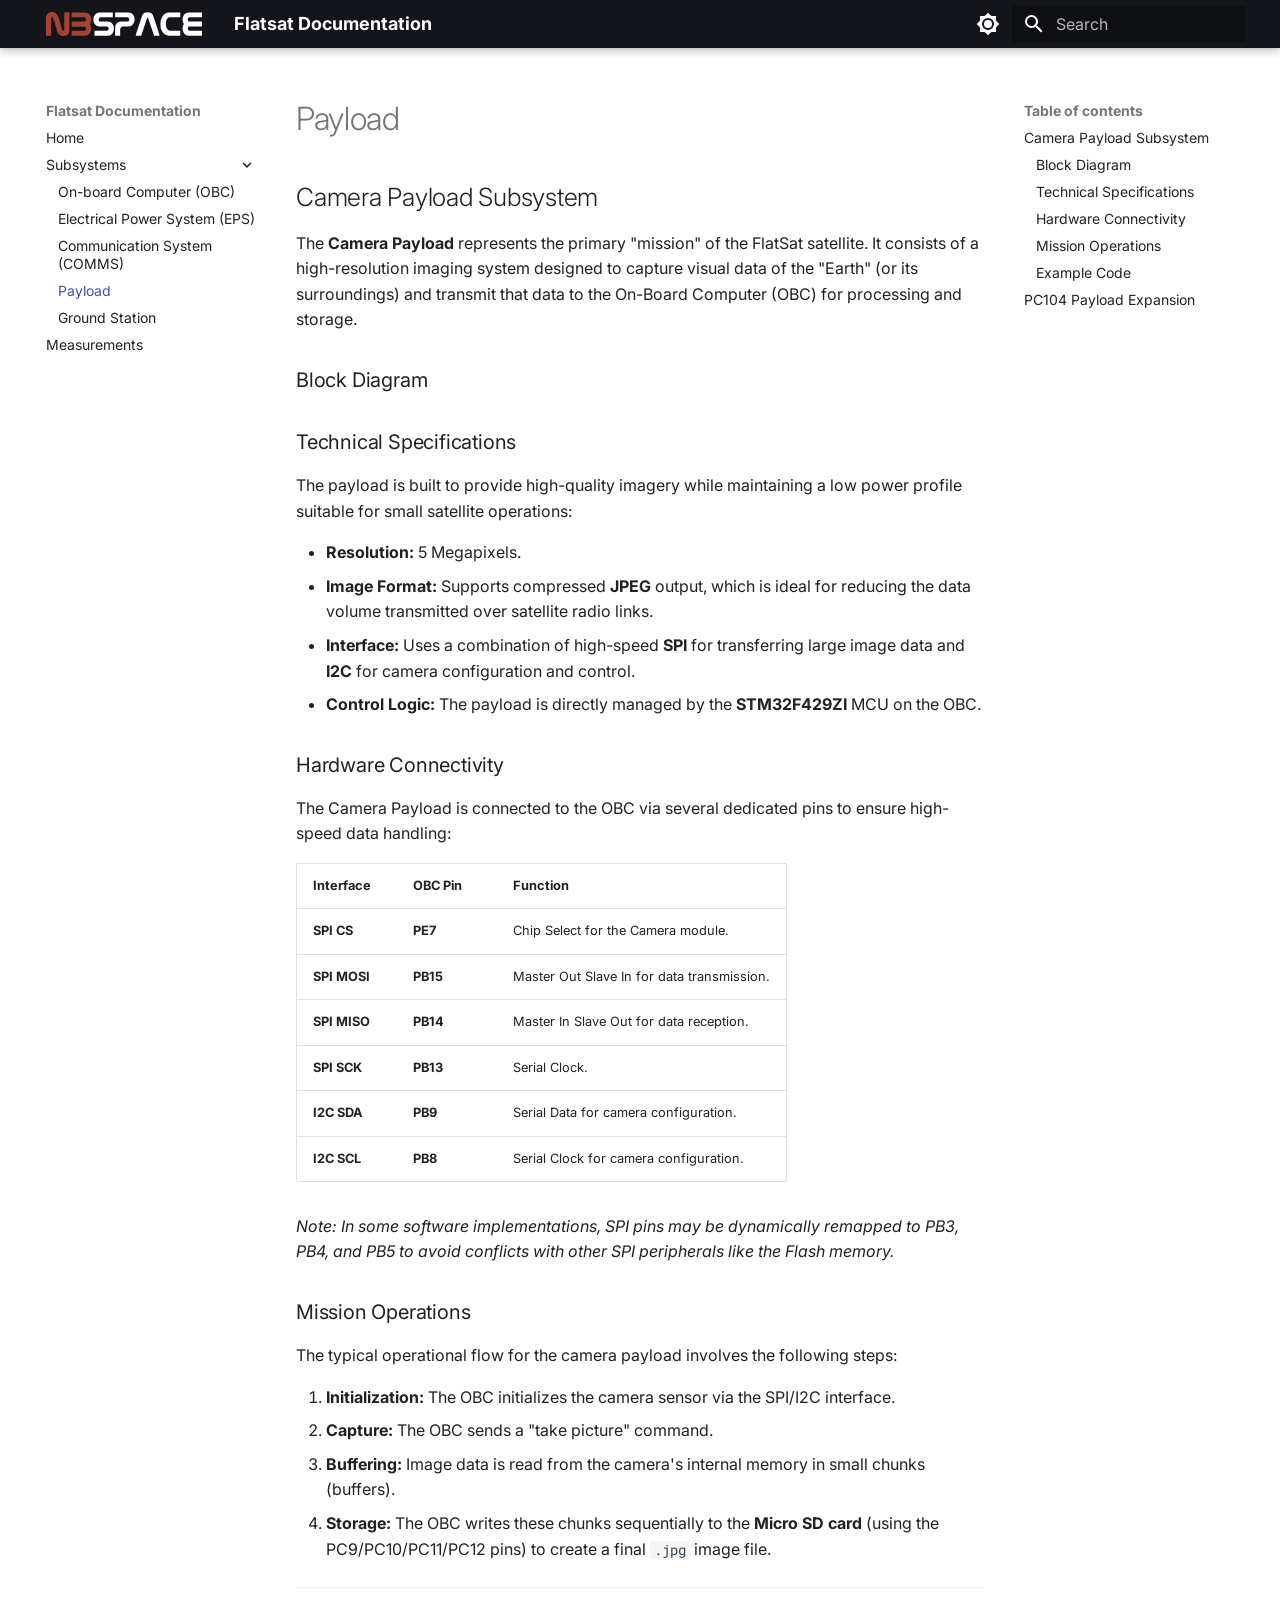
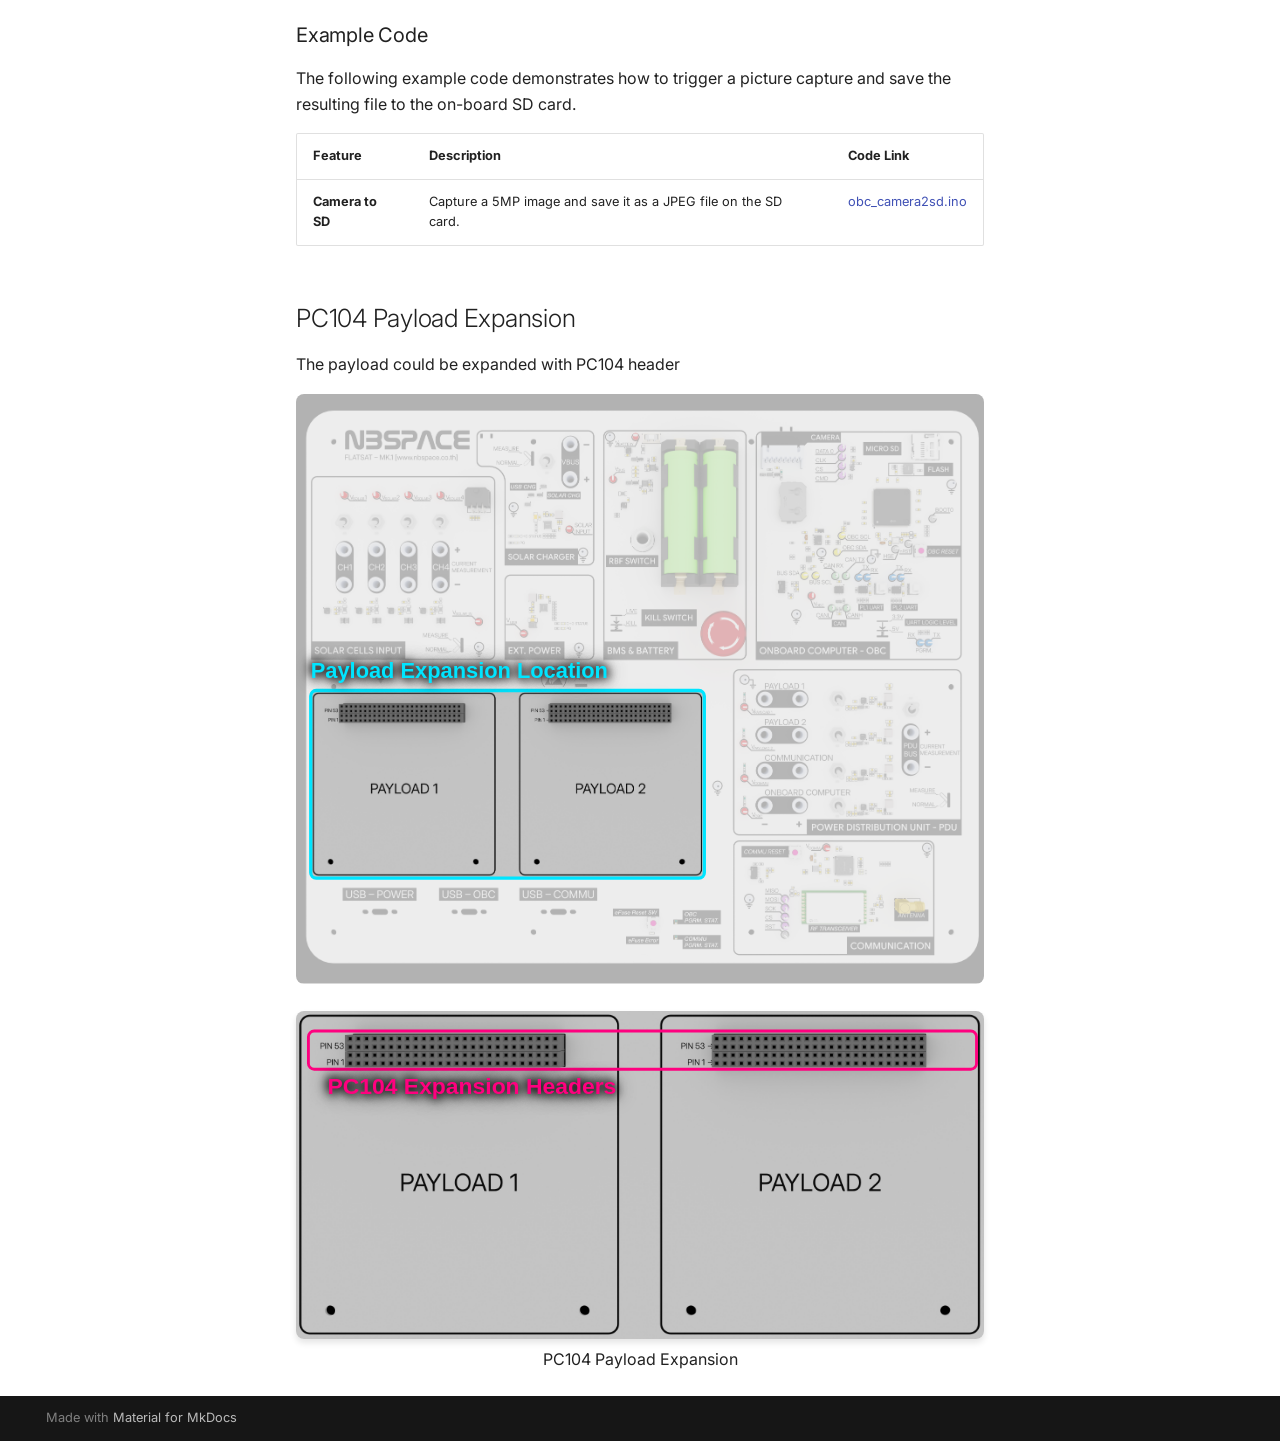
<file: subsystems/payload/index.html>
<!doctype html>
<html lang="en" class="no-js">
  <head>
    
      <meta charset="utf-8">
      <meta name="viewport" content="width=device-width,initial-scale=1">
      
      
        <meta name="author" content="NBSpace">
      
      
        <link rel="canonical" href="https://flatsat.kidorbit.space/subsystems/payload/">
      
      
        <link rel="prev" href="../communication/">
      
      
        <link rel="next" href="../ground-segment/">
      
      
        
      
      
      <link rel="icon" href="../../assets/images/favicon.png">
      <meta name="generator" content="mkdocs-1.6.1, mkdocs-material-9.7.7">
    
    
      
        <title>Payload - Flatsat Documentation</title>
      
    
    
      <link rel="stylesheet" href="../../assets/stylesheets/main.ec1eaa64.min.css">
      
        
        <link rel="stylesheet" href="../../assets/stylesheets/palette.ab4e12ef.min.css">
      
      


    
    
      
    
    
      
        
        
        <link rel="preconnect" href="https://fonts.gstatic.com" crossorigin>
        <link rel="stylesheet" href="https://fonts.googleapis.com/css?family=Inter:300,300i,400,400i,700,700i%7CRoboto+Mono:400,400i,700,700i&display=fallback">
        <style>:root{--md-text-font:"Inter";--md-code-font:"Roboto Mono"}</style>
      
    
    
      <link rel="stylesheet" href="../../stylesheets/extra.css">
    
      <link rel="stylesheet" href="../../assets/stylesheets/mkdocs_d2_plugin.css">
    
    <script>__md_scope=new URL("../..",location),__md_hash=e=>[...e].reduce(((e,_)=>(e<<5)-e+_.charCodeAt(0)),0),__md_get=(e,_=localStorage,t=__md_scope)=>JSON.parse(_.getItem(t.pathname+"."+e)),__md_set=(e,_,t=localStorage,a=__md_scope)=>{try{t.setItem(a.pathname+"."+e,JSON.stringify(_))}catch(e){}}</script>
    
      

    
    
  </head>
  
  
    
    
      
    
    
    
    
    <body dir="ltr" data-md-color-scheme="default" data-md-color-primary="black" data-md-color-accent="indigo">
  
    
    <input class="md-toggle" data-md-toggle="drawer" type="checkbox" id="__drawer" autocomplete="off">
    <input class="md-toggle" data-md-toggle="search" type="checkbox" id="__search" autocomplete="off">
    <label class="md-overlay" for="__drawer"></label>
    <div data-md-component="skip">
      
        
        <a href="#payload" class="md-skip">
          Skip to content
        </a>
      
    </div>
    <div data-md-component="announce">
      
    </div>
    
    
      

  

<header class="md-header md-header--shadow" data-md-component="header">
  <nav class="md-header__inner md-grid" aria-label="Header">
    <a href="../.." title="Flatsat Documentation" class="md-header__button md-logo" aria-label="Flatsat Documentation" data-md-component="logo">
      
  <img src="../../assets/nb_logo_w.png" alt="logo">

    </a>
    <label class="md-header__button md-icon" for="__drawer">
      
      <svg xmlns="http://www.w3.org/2000/svg" viewBox="0 0 24 24"><path d="M3 6h18v2H3zm0 5h18v2H3zm0 5h18v2H3z"/></svg>
    </label>
    <div class="md-header__title" data-md-component="header-title">
      <div class="md-header__ellipsis">
        <div class="md-header__topic">
          <span class="md-ellipsis">
            Flatsat Documentation
          </span>
        </div>
        <div class="md-header__topic" data-md-component="header-topic">
          <span class="md-ellipsis">
            
              Payload
            
          </span>
        </div>
      </div>
    </div>
    
      
        <form class="md-header__option" data-md-component="palette">
  
    
    
    
    <input class="md-option" data-md-color-media="" data-md-color-scheme="default" data-md-color-primary="black" data-md-color-accent="indigo"  aria-label="Switch to dark mode"  type="radio" name="__palette" id="__palette_0">
    
      <label class="md-header__button md-icon" title="Switch to dark mode" for="__palette_1" hidden>
        <svg xmlns="http://www.w3.org/2000/svg" viewBox="0 0 24 24"><path d="M12 8a4 4 0 0 0-4 4 4 4 0 0 0 4 4 4 4 0 0 0 4-4 4 4 0 0 0-4-4m0 10a6 6 0 0 1-6-6 6 6 0 0 1 6-6 6 6 0 0 1 6 6 6 6 0 0 1-6 6m8-9.31V4h-4.69L12 .69 8.69 4H4v4.69L.69 12 4 15.31V20h4.69L12 23.31 15.31 20H20v-4.69L23.31 12z"/></svg>
      </label>
    
  
    
    
    
    <input class="md-option" data-md-color-media="" data-md-color-scheme="slate" data-md-color-primary="black" data-md-color-accent="indigo"  aria-label="Switch to light mode"  type="radio" name="__palette" id="__palette_1">
    
      <label class="md-header__button md-icon" title="Switch to light mode" for="__palette_0" hidden>
        <svg xmlns="http://www.w3.org/2000/svg" viewBox="0 0 24 24"><path d="M12 18c-.89 0-1.74-.2-2.5-.55C11.56 16.5 13 14.42 13 12s-1.44-4.5-3.5-5.45C10.26 6.2 11.11 6 12 6a6 6 0 0 1 6 6 6 6 0 0 1-6 6m8-9.31V4h-4.69L12 .69 8.69 4H4v4.69L.69 12 4 15.31V20h4.69L12 23.31 15.31 20H20v-4.69L23.31 12z"/></svg>
      </label>
    
  
</form>
      
    
    
      <script>var palette=__md_get("__palette");if(palette&&palette.color){if("(prefers-color-scheme)"===palette.color.media){var media=matchMedia("(prefers-color-scheme: light)"),input=document.querySelector(media.matches?"[data-md-color-media='(prefers-color-scheme: light)']":"[data-md-color-media='(prefers-color-scheme: dark)']");palette.color.media=input.getAttribute("data-md-color-media"),palette.color.scheme=input.getAttribute("data-md-color-scheme"),palette.color.primary=input.getAttribute("data-md-color-primary"),palette.color.accent=input.getAttribute("data-md-color-accent")}for(var[key,value]of Object.entries(palette.color))document.body.setAttribute("data-md-color-"+key,value)}</script>
    
    
    
      
      
        <label class="md-header__button md-icon" for="__search">
          
          <svg xmlns="http://www.w3.org/2000/svg" viewBox="0 0 24 24"><path d="M9.5 3A6.5 6.5 0 0 1 16 9.5c0 1.61-.59 3.09-1.56 4.23l.27.27h.79l5 5-1.5 1.5-5-5v-.79l-.27-.27A6.52 6.52 0 0 1 9.5 16 6.5 6.5 0 0 1 3 9.5 6.5 6.5 0 0 1 9.5 3m0 2C7 5 5 7 5 9.5S7 14 9.5 14 14 12 14 9.5 12 5 9.5 5"/></svg>
        </label>
        <div class="md-search" data-md-component="search" role="dialog">
  <label class="md-search__overlay" for="__search"></label>
  <div class="md-search__inner" role="search">
    <form class="md-search__form" name="search">
      <input type="text" class="md-search__input" name="query" aria-label="Search" placeholder="Search" autocapitalize="off" autocorrect="off" autocomplete="off" spellcheck="false" data-md-component="search-query" required>
      <label class="md-search__icon md-icon" for="__search">
        
        <svg xmlns="http://www.w3.org/2000/svg" viewBox="0 0 24 24"><path d="M9.5 3A6.5 6.5 0 0 1 16 9.5c0 1.61-.59 3.09-1.56 4.23l.27.27h.79l5 5-1.5 1.5-5-5v-.79l-.27-.27A6.52 6.52 0 0 1 9.5 16 6.5 6.5 0 0 1 3 9.5 6.5 6.5 0 0 1 9.5 3m0 2C7 5 5 7 5 9.5S7 14 9.5 14 14 12 14 9.5 12 5 9.5 5"/></svg>
        
        <svg xmlns="http://www.w3.org/2000/svg" viewBox="0 0 24 24"><path d="M20 11v2H8l5.5 5.5-1.42 1.42L4.16 12l7.92-7.92L13.5 5.5 8 11z"/></svg>
      </label>
      <nav class="md-search__options" aria-label="Search">
        
        <button type="reset" class="md-search__icon md-icon" title="Clear" aria-label="Clear" tabindex="-1">
          
          <svg xmlns="http://www.w3.org/2000/svg" viewBox="0 0 24 24"><path d="M19 6.41 17.59 5 12 10.59 6.41 5 5 6.41 10.59 12 5 17.59 6.41 19 12 13.41 17.59 19 19 17.59 13.41 12z"/></svg>
        </button>
      </nav>
      
    </form>
    <div class="md-search__output">
      <div class="md-search__scrollwrap" tabindex="0" data-md-scrollfix>
        <div class="md-search-result" data-md-component="search-result">
          <div class="md-search-result__meta">
            Initializing search
          </div>
          <ol class="md-search-result__list" role="presentation"></ol>
        </div>
      </div>
    </div>
  </div>
</div>
      
    
    
  </nav>
  
</header>
    
    <div class="md-container" data-md-component="container">
      
      
        
          
        
      
      <main class="md-main" data-md-component="main">
        <div class="md-main__inner md-grid">
          
            
              
              <div class="md-sidebar md-sidebar--primary" data-md-component="sidebar" data-md-type="navigation" >
                <div class="md-sidebar__scrollwrap">
                  <div class="md-sidebar__inner">
                    



<nav class="md-nav md-nav--primary" aria-label="Navigation" data-md-level="0">
  <label class="md-nav__title" for="__drawer">
    <a href="../.." title="Flatsat Documentation" class="md-nav__button md-logo" aria-label="Flatsat Documentation" data-md-component="logo">
      
  <img src="../../assets/nb_logo_w.png" alt="logo">

    </a>
    Flatsat Documentation
  </label>
  
  <ul class="md-nav__list" data-md-scrollfix>
    
      
      
  
  
  
  
    <li class="md-nav__item">
      <a href="../.." class="md-nav__link">
        
  
  
  <span class="md-ellipsis">
    
  
    Home
  

    
  </span>
  
  

      </a>
    </li>
  

    
      
      
  
  
    
  
  
  
    
    
    
    
    
    <li class="md-nav__item md-nav__item--active md-nav__item--nested">
      
        
        
        <input class="md-nav__toggle md-toggle " type="checkbox" id="__nav_2" checked>
        
          
          <label class="md-nav__link" for="__nav_2" id="__nav_2_label" tabindex="0">
            
  
  
  <span class="md-ellipsis">
    
  
    Subsystems
  

    
  </span>
  
  

            <span class="md-nav__icon md-icon"></span>
          </label>
        
        <nav class="md-nav" data-md-level="1" aria-labelledby="__nav_2_label" aria-expanded="true">
          <label class="md-nav__title" for="__nav_2">
            <span class="md-nav__icon md-icon"></span>
            
  
    Subsystems
  

          </label>
          <ul class="md-nav__list" data-md-scrollfix>
            
              
                
  
  
  
  
    <li class="md-nav__item">
      <a href="../obc/" class="md-nav__link">
        
  
  
  <span class="md-ellipsis">
    
  
    On-board Computer (OBC)
  

    
  </span>
  
  

      </a>
    </li>
  

              
            
              
                
  
  
  
  
    <li class="md-nav__item">
      <a href="../eps/" class="md-nav__link">
        
  
  
  <span class="md-ellipsis">
    
  
    Electrical Power System (EPS)
  

    
  </span>
  
  

      </a>
    </li>
  

              
            
              
                
  
  
  
  
    <li class="md-nav__item">
      <a href="../communication/" class="md-nav__link">
        
  
  
  <span class="md-ellipsis">
    
  
    Communication System (COMMS)
  

    
  </span>
  
  

      </a>
    </li>
  

              
            
              
                
  
  
    
  
  
  
    <li class="md-nav__item md-nav__item--active">
      
      <input class="md-nav__toggle md-toggle" type="checkbox" id="__toc">
      
      
        
      
      
        <label class="md-nav__link md-nav__link--active" for="__toc">
          
  
  
  <span class="md-ellipsis">
    
  
    Payload
  

    
  </span>
  
  

          <span class="md-nav__icon md-icon"></span>
        </label>
      
      <a href="./" class="md-nav__link md-nav__link--active">
        
  
  
  <span class="md-ellipsis">
    
  
    Payload
  

    
  </span>
  
  

      </a>
      
        

<nav class="md-nav md-nav--secondary" aria-label="Table of contents">
  
  
  
    
  
  
    <label class="md-nav__title" for="__toc">
      <span class="md-nav__icon md-icon"></span>
      Table of contents
    </label>
    <ul class="md-nav__list" data-md-component="toc" data-md-scrollfix>
      
        <li class="md-nav__item">
  <a href="#camera-payload-subsystem" class="md-nav__link">
    <span class="md-ellipsis">
      
        Camera Payload Subsystem
      
    </span>
  </a>
  
    <nav class="md-nav" aria-label="Camera Payload Subsystem">
      <ul class="md-nav__list">
        
          <li class="md-nav__item">
  <a href="#block-diagram" class="md-nav__link">
    <span class="md-ellipsis">
      
        Block Diagram
      
    </span>
  </a>
  
</li>
        
          <li class="md-nav__item">
  <a href="#technical-specifications" class="md-nav__link">
    <span class="md-ellipsis">
      
        Technical Specifications
      
    </span>
  </a>
  
</li>
        
          <li class="md-nav__item">
  <a href="#hardware-connectivity" class="md-nav__link">
    <span class="md-ellipsis">
      
        Hardware Connectivity
      
    </span>
  </a>
  
</li>
        
          <li class="md-nav__item">
  <a href="#mission-operations" class="md-nav__link">
    <span class="md-ellipsis">
      
        Mission Operations
      
    </span>
  </a>
  
</li>
        
          <li class="md-nav__item">
  <a href="#example-code" class="md-nav__link">
    <span class="md-ellipsis">
      
        Example Code
      
    </span>
  </a>
  
</li>
        
      </ul>
    </nav>
  
</li>
      
        <li class="md-nav__item">
  <a href="#pc104-payload-expansion" class="md-nav__link">
    <span class="md-ellipsis">
      
        PC104 Payload Expansion
      
    </span>
  </a>
  
</li>
      
    </ul>
  
</nav>
      
    </li>
  

              
            
              
                
  
  
  
  
    <li class="md-nav__item">
      <a href="../ground-segment/" class="md-nav__link">
        
  
  
  <span class="md-ellipsis">
    
  
    Ground Station
  

    
  </span>
  
  

      </a>
    </li>
  

              
            
          </ul>
        </nav>
      
    </li>
  

    
      
      
  
  
  
  
    <li class="md-nav__item">
      <a href="../../measurements_point/" class="md-nav__link">
        
  
  
  <span class="md-ellipsis">
    
  
    Measurements
  

    
  </span>
  
  

      </a>
    </li>
  

    
  </ul>
</nav>
                  </div>
                </div>
              </div>
            
            
              
              <div class="md-sidebar md-sidebar--secondary" data-md-component="sidebar" data-md-type="toc" >
                <div class="md-sidebar__scrollwrap">
                  <div class="md-sidebar__inner">
                    

<nav class="md-nav md-nav--secondary" aria-label="Table of contents">
  
  
  
    
  
  
    <label class="md-nav__title" for="__toc">
      <span class="md-nav__icon md-icon"></span>
      Table of contents
    </label>
    <ul class="md-nav__list" data-md-component="toc" data-md-scrollfix>
      
        <li class="md-nav__item">
  <a href="#camera-payload-subsystem" class="md-nav__link">
    <span class="md-ellipsis">
      
        Camera Payload Subsystem
      
    </span>
  </a>
  
    <nav class="md-nav" aria-label="Camera Payload Subsystem">
      <ul class="md-nav__list">
        
          <li class="md-nav__item">
  <a href="#block-diagram" class="md-nav__link">
    <span class="md-ellipsis">
      
        Block Diagram
      
    </span>
  </a>
  
</li>
        
          <li class="md-nav__item">
  <a href="#technical-specifications" class="md-nav__link">
    <span class="md-ellipsis">
      
        Technical Specifications
      
    </span>
  </a>
  
</li>
        
          <li class="md-nav__item">
  <a href="#hardware-connectivity" class="md-nav__link">
    <span class="md-ellipsis">
      
        Hardware Connectivity
      
    </span>
  </a>
  
</li>
        
          <li class="md-nav__item">
  <a href="#mission-operations" class="md-nav__link">
    <span class="md-ellipsis">
      
        Mission Operations
      
    </span>
  </a>
  
</li>
        
          <li class="md-nav__item">
  <a href="#example-code" class="md-nav__link">
    <span class="md-ellipsis">
      
        Example Code
      
    </span>
  </a>
  
</li>
        
      </ul>
    </nav>
  
</li>
      
        <li class="md-nav__item">
  <a href="#pc104-payload-expansion" class="md-nav__link">
    <span class="md-ellipsis">
      
        PC104 Payload Expansion
      
    </span>
  </a>
  
</li>
      
    </ul>
  
</nav>
                  </div>
                </div>
              </div>
            
          
          
            <div class="md-content" data-md-component="content">
              
              <article class="md-content__inner md-typeset">
                
                  



<h1 id="payload">Payload</h1>
<h2 id="camera-payload-subsystem">Camera Payload Subsystem</h2>
<p>The <strong>Camera Payload</strong> represents the primary "mission" of the FlatSat satellite. It consists of a high-resolution imaging system designed to capture visual data of the "Earth" (or its surroundings) and transmit that data to the On-Board Computer (OBC) for processing and storage.</p>
<h3 id="block-diagram">Block Diagram</h3>
<!-- <figure>
<img alt="Payload" src="../../assets/diagram/Flatsat_Block_Diagram.drawio-5.svg"/>
<caption>Payload Block Diagram</caption>
</figure> -->

<h3 id="technical-specifications">Technical Specifications</h3>
<p>The payload is built to provide high-quality imagery while maintaining a low power profile suitable for small satellite operations:</p>
<ul>
<li><strong>Resolution:</strong> 5 Megapixels.</li>
<li><strong>Image Format:</strong> Supports compressed <strong>JPEG</strong> output, which is ideal for reducing the data volume transmitted over satellite radio links.</li>
<li><strong>Interface:</strong> Uses a combination of high-speed <strong>SPI</strong> for transferring large image data and <strong>I2C</strong> for camera configuration and control.</li>
<li><strong>Control Logic:</strong> The payload is directly managed by the <strong>STM32F429ZI</strong> MCU on the OBC.</li>
</ul>
<h3 id="hardware-connectivity">Hardware Connectivity</h3>
<p>The Camera Payload is connected to the OBC via several dedicated pins to ensure high-speed data handling:</p>
<table>
<thead>
<tr>
<th style="text-align: left;">Interface</th>
<th style="text-align: left;">OBC Pin</th>
<th style="text-align: left;">Function</th>
</tr>
</thead>
<tbody>
<tr>
<td style="text-align: left;"><strong>SPI CS</strong></td>
<td style="text-align: left;"><strong>PE7</strong></td>
<td style="text-align: left;">Chip Select for the Camera module.</td>
</tr>
<tr>
<td style="text-align: left;"><strong>SPI MOSI</strong></td>
<td style="text-align: left;"><strong>PB15</strong></td>
<td style="text-align: left;">Master Out Slave In for data transmission.</td>
</tr>
<tr>
<td style="text-align: left;"><strong>SPI MISO</strong></td>
<td style="text-align: left;"><strong>PB14</strong></td>
<td style="text-align: left;">Master In Slave Out for data reception.</td>
</tr>
<tr>
<td style="text-align: left;"><strong>SPI SCK</strong></td>
<td style="text-align: left;"><strong>PB13</strong></td>
<td style="text-align: left;">Serial Clock.</td>
</tr>
<tr>
<td style="text-align: left;"><strong>I2C SDA</strong></td>
<td style="text-align: left;"><strong>PB9</strong></td>
<td style="text-align: left;">Serial Data for camera configuration.</td>
</tr>
<tr>
<td style="text-align: left;"><strong>I2C SCL</strong></td>
<td style="text-align: left;"><strong>PB8</strong></td>
<td style="text-align: left;">Serial Clock for camera configuration.</td>
</tr>
</tbody>
</table>
<p><em>Note: In some software implementations, SPI pins may be dynamically remapped to PB3, PB4, and PB5 to avoid conflicts with other SPI peripherals like the Flash memory.</em></p>
<h3 id="mission-operations">Mission Operations</h3>
<p>The typical operational flow for the camera payload involves the following steps:</p>
<ol>
<li><strong>Initialization:</strong> The OBC initializes the camera sensor via the SPI/I2C interface.</li>
<li><strong>Capture:</strong> The OBC sends a "take picture" command.</li>
<li><strong>Buffering:</strong> Image data is read from the camera's internal memory in small chunks (buffers).</li>
<li><strong>Storage:</strong> The OBC writes these chunks sequentially to the <strong>Micro SD card</strong> (using the PC9/PC10/PC11/PC12 pins) to create a final <code>.jpg</code> image file.</li>
</ol>
<hr />
<h3 id="example-code">Example Code</h3>
<p>The following example code demonstrates how to trigger a picture capture and save the resulting file to the on-board SD card.</p>
<table>
<thead>
<tr>
<th style="text-align: left;">Feature</th>
<th style="text-align: left;">Description</th>
<th style="text-align: left;">Code Link</th>
</tr>
</thead>
<tbody>
<tr>
<td style="text-align: left;"><strong>Camera to SD</strong></td>
<td style="text-align: left;">Capture a 5MP image and save it as a JPEG file on the SD card.</td>
<td style="text-align: left;"><a href="../../codes/obc/obc_camera2sd/obc_camera2sd.ino">obc_camera2sd.ino</a></td>
</tr>
</tbody>
</table>
<h2 id="pc104-payload-expansion">PC104 Payload Expansion</h2>
<p>The payload could be expanded with PC104 header</p>
<figure>
<!-- Full-Board Highlight -->
<svg viewBox="0 0 6300 5400" width="100%" style="border-radius: 8px; margin-bottom: 1rem;" xmlns="http://www.w3.org/2000/svg">
  <defs>
    <mask id="payload-mask">
      <rect width="6300" height="5400" fill="white" opacity="0.3" />
      <rect x="135" y="2715" width="3604" height="1718" fill="white" rx="50" />
    </mask>
  </defs>
  <image href="../../assets/flatsat_board.jpg" width="6300" height="5400" mask="url(#payload-mask)" />
  <rect x="135" y="2715" width="3604" height="1718" fill="none" stroke="#00e5ff" stroke-width="30" rx="50" />
  <text x="135" y="2600" fill="#00e5ff" font-size="200" font-family="sans-serif" font-weight="bold" style="text-shadow: 2px 2px 10px #000, -2px -2px 10px #000, 0 0 20px #000;">Payload Expansion Location</text>
</svg>

<!-- Cropped Section with Labels -->
<svg viewBox="135 2715 3604 1718" width="100%" style="border-radius: 8px; box-shadow: 0 4px 6px rgba(0,0,0,0.1);" xmlns="http://www.w3.org/2000/svg">
  <image href="../../assets/flatsat_board.jpg" width="6300" height="5400" />
  <!-- Highlights inside the crop -->


  <rect x="200" y="2820" width="3500" height="200" fill="none" stroke="#ff007f" stroke-width="15" rx="30" />
  <text x="300" y="3150" fill="#ff007f" font-size="120" font-family="sans-serif" font-weight="bold" style="text-shadow: 2px 2px 10px #000, -2px -2px 10px #000, 0 0 20px #000;">PC104 Expansion Headers</text>
</svg>
<caption>PC104 Payload Expansion</caption>
</figure>
<!-- ## GPS Payload -->












                
              </article>
            </div>
          
          
<script>var target=document.getElementById(location.hash.slice(1));target&&target.name&&(target.checked=target.name.startsWith("__tabbed_"))</script>
        </div>
        
      </main>
      
        <footer class="md-footer">
  
  <div class="md-footer-meta md-typeset">
    <div class="md-footer-meta__inner md-grid">
      <div class="md-copyright">
  
  
    Made with
    <a href="https://squidfunk.github.io/mkdocs-material/" target="_blank" rel="noopener">
      Material for MkDocs
    </a>
  
</div>
      
    </div>
  </div>
</footer>
      
    </div>
    <div class="md-dialog" data-md-component="dialog">
      <div class="md-dialog__inner md-typeset"></div>
    </div>
    
    
    
      
      
      <script id="__config" type="application/json">{"annotate": null, "base": "../..", "features": [], "search": "../../assets/javascripts/workers/search.2c215733.min.js", "tags": null, "translations": {"clipboard.copied": "Copied to clipboard", "clipboard.copy": "Copy to clipboard", "search.result.more.one": "1 more on this page", "search.result.more.other": "# more on this page", "search.result.none": "No matching documents", "search.result.one": "1 matching document", "search.result.other": "# matching documents", "search.result.placeholder": "Type to start searching", "search.result.term.missing": "Missing", "select.version": "Select version"}, "version": null}</script>
    
    
      <script src="../../assets/javascripts/bundle.d7400e89.min.js"></script>
      
    
  </body>
</html>
</file>
<file: stylesheets/extra.css>
/* Change logo for Light Mode */
[data-md-color-scheme="default"] .md-logo img {
  content: url('../assets/nb_logo_w.svg');
}

/* Change logo for Dark Mode */
[data-md-color-scheme="slate"] .md-logo img {
  content: url('../assets/nb_logo_w.svg');
  /* content: url('../assets/nb_logo.svg'); */
}
</file>
<file: assets/stylesheets/mkdocs_d2_plugin.css>
.d2 a:hover {
    text-decoration: underline
}

[data-md-color-scheme="default"] div.d2-dark {
    display: none;
}

[data-md-color-scheme="slate"] div.d2-light {
    display: none;
}
</file>
<file: assets/stylesheets/main.ec1eaa64.min.css>
@charset "UTF-8";html{-webkit-text-size-adjust:none;-moz-text-size-adjust:none;text-size-adjust:none;box-sizing:border-box}*,:after,:before{box-sizing:inherit}@media (prefers-reduced-motion){*,:after,:before{transition:none!important}}body{margin:0}a,button,input,label{-webkit-tap-highlight-color:transparent}a{color:inherit;text-decoration:none}hr{border:0;box-sizing:initial;display:block;height:.05rem;overflow:visible;padding:0}small{font-size:80%}sub,sup{line-height:1em}img{border-style:none}table{border-collapse:initial;border-spacing:0}td,th{font-weight:400;vertical-align:top}button{background:#0000;border:0;font-family:inherit;font-size:inherit;margin:0;padding:0}input{border:0;outline:none}:root{--md-primary-fg-color:#4051b5;--md-primary-fg-color--light:#5d6cc0;--md-primary-fg-color--dark:#303fa1;--md-primary-bg-color:#fff;--md-primary-bg-color--light:#ffffffb3;--md-accent-fg-color:#526cfe;--md-accent-fg-color--transparent:#526cfe1a;--md-accent-bg-color:#fff;--md-accent-bg-color--light:#ffffffb3}[data-md-color-scheme=default]{color-scheme:light}[data-md-color-scheme=default] img[src$="#gh-dark-mode-only"],[data-md-color-scheme=default] img[src$="#only-dark"]{display:none}:root,[data-md-color-scheme=default]{--md-hue:225deg;--md-default-fg-color:#000000de;--md-default-fg-color--light:#0000008a;--md-default-fg-color--lighter:#00000052;--md-default-fg-color--lightest:#00000012;--md-default-bg-color:#fff;--md-default-bg-color--light:#ffffffb3;--md-default-bg-color--lighter:#ffffff4d;--md-default-bg-color--lightest:#ffffff1f;--md-code-fg-color:#36464e;--md-code-bg-color:#f5f5f5;--md-code-bg-color--light:#f5f5f5b3;--md-code-bg-color--lighter:#f5f5f54d;--md-code-hl-color:#4287ff;--md-code-hl-color--light:#4287ff1a;--md-code-hl-number-color:#d52a2a;--md-code-hl-special-color:#db1457;--md-code-hl-function-color:#a846b9;--md-code-hl-constant-color:#6e59d9;--md-code-hl-keyword-color:#3f6ec6;--md-code-hl-string-color:#1c7d4d;--md-code-hl-name-color:var(--md-code-fg-color);--md-code-hl-operator-color:var(--md-default-fg-color--light);--md-code-hl-punctuation-color:var(--md-default-fg-color--light);--md-code-hl-comment-color:var(--md-default-fg-color--light);--md-code-hl-generic-color:var(--md-default-fg-color--light);--md-code-hl-variable-color:var(--md-default-fg-color--light);--md-typeset-color:var(--md-default-fg-color);--md-typeset-a-color:var(--md-primary-fg-color);--md-typeset-del-color:#f5503d26;--md-typeset-ins-color:#0bd57026;--md-typeset-kbd-color:#fafafa;--md-typeset-kbd-accent-color:#fff;--md-typeset-kbd-border-color:#b8b8b8;--md-typeset-mark-color:#ffff0080;--md-typeset-table-color:#0000001f;--md-typeset-table-color--light:rgba(0,0,0,.035);--md-admonition-fg-color:var(--md-default-fg-color);--md-admonition-bg-color:var(--md-default-bg-color);--md-warning-fg-color:#000000de;--md-warning-bg-color:#ff9;--md-footer-fg-color:#fff;--md-footer-fg-color--light:#ffffffb3;--md-footer-fg-color--lighter:#ffffff73;--md-footer-bg-color:#000000de;--md-footer-bg-color--dark:#00000052;--md-shadow-z1:0 0.2rem 0.5rem #0000000d,0 0 0.05rem #0000001a;--md-shadow-z2:0 0.2rem 0.5rem #0000001a,0 0 0.05rem #00000040;--md-shadow-z3:0 0.2rem 0.5rem #0003,0 0 0.05rem #00000059}.md-icon svg{fill:currentcolor;display:block;height:1.2rem;width:1.2rem}body{-webkit-font-smoothing:antialiased;-moz-osx-font-smoothing:grayscale;--md-text-font-family:var(--md-text-font,_),-apple-system,BlinkMacSystemFont,Helvetica,Arial,sans-serif;--md-code-font-family:var(--md-code-font,_),SFMono-Regular,Consolas,Menlo,monospace}aside,body,input{font-feature-settings:"kern","liga";color:var(--md-typeset-color);font-family:var(--md-text-font-family)}code,kbd,pre{font-feature-settings:"kern";font-family:var(--md-code-font-family)}:root{--md-typeset-table-sort-icon:url('data:image/svg+xml;charset=utf-8,<svg xmlns="http://www.w3.org/2000/svg" viewBox="0 0 24 24"><path d="m18 21-4-4h3V7h-3l4-4 4 4h-3v10h3M2 19v-2h10v2M2 13v-2h7v2M2 7V5h4v2z"/></svg>');--md-typeset-table-sort-icon--asc:url('data:image/svg+xml;charset=utf-8,<svg xmlns="http://www.w3.org/2000/svg" viewBox="0 0 24 24"><path d="M19 17h3l-4 4-4-4h3V3h2M2 17h10v2H2M6 5v2H2V5m0 6h7v2H2z"/></svg>');--md-typeset-table-sort-icon--desc:url('data:image/svg+xml;charset=utf-8,<svg xmlns="http://www.w3.org/2000/svg" viewBox="0 0 24 24"><path d="M19 7h3l-4-4-4 4h3v14h2M2 17h10v2H2M6 5v2H2V5m0 6h7v2H2z"/></svg>')}.md-typeset{-webkit-print-color-adjust:exact;color-adjust:exact;font-size:.8rem;line-height:1.6;overflow-wrap:break-word}@media print{.md-typeset{font-size:.68rem}}.md-typeset blockquote,.md-typeset dl,.md-typeset figure,.md-typeset ol,.md-typeset pre,.md-typeset ul{margin-bottom:1em;margin-top:1em}.md-typeset h1{color:var(--md-default-fg-color--light);font-size:2em;line-height:1.3;margin:0 0 1.25em}.md-typeset h1,.md-typeset h2{font-weight:300;letter-spacing:-.01em}.md-typeset h2{font-size:1.5625em;line-height:1.4;margin:1.6em 0 .64em}.md-typeset h3{font-size:1.25em;font-weight:400;letter-spacing:-.01em;line-height:1.5;margin:1.6em 0 .8em}.md-typeset h2+h3{margin-top:.8em}.md-typeset h4{font-weight:700;letter-spacing:-.01em;margin:1em 0}.md-typeset h5,.md-typeset h6{color:var(--md-default-fg-color--light);font-size:.8em;font-weight:700;letter-spacing:-.01em;margin:1.25em 0}.md-typeset h5{text-transform:uppercase}.md-typeset h5 code{text-transform:none}.md-typeset hr{border-bottom:.05rem solid var(--md-default-fg-color--lightest);display:flow-root;margin:1.5em 0}.md-typeset a{color:var(--md-typeset-a-color);word-break:break-word}.md-typeset a,.md-typeset a:before{transition:color 125ms}.md-typeset a:focus,.md-typeset a:hover{color:var(--md-accent-fg-color)}.md-typeset a:focus code,.md-typeset a:hover code{background-color:var(--md-accent-fg-color--transparent);color:var(--md-accent-fg-color)}.md-typeset a code{color:var(--md-typeset-a-color)}.md-typeset a.focus-visible{outline-color:var(--md-accent-fg-color);outline-offset:.2rem}.md-typeset code,.md-typeset kbd,.md-typeset pre{color:var(--md-code-fg-color);direction:ltr;font-variant-ligatures:none;transition:background-color 125ms}@media print{.md-typeset code,.md-typeset kbd,.md-typeset pre{white-space:pre-wrap}}.md-typeset code{background-color:var(--md-code-bg-color);border-radius:.1rem;-webkit-box-decoration-break:clone;box-decoration-break:clone;font-size:.85em;padding:0 .2941176471em;transition:color 125ms,background-color 125ms;word-break:break-word}.md-typeset code:not(.focus-visible){-webkit-tap-highlight-color:transparent;outline:none}.md-typeset pre{display:flow-root;line-height:1.4;position:relative}.md-typeset pre>code{-webkit-box-decoration-break:slice;box-decoration-break:slice;box-shadow:none;display:block;margin:0;outline-color:var(--md-accent-fg-color);overflow:auto;padding:.7720588235em 1.1764705882em;scrollbar-color:var(--md-default-fg-color--lighter) #0000;scrollbar-width:thin;touch-action:auto;word-break:normal}.md-typeset pre>code:hover{scrollbar-color:var(--md-accent-fg-color) #0000}.md-typeset pre>code::-webkit-scrollbar{height:.2rem;width:.2rem}.md-typeset pre>code::-webkit-scrollbar-thumb{background-color:var(--md-default-fg-color--lighter)}.md-typeset pre>code::-webkit-scrollbar-thumb:hover{background-color:var(--md-accent-fg-color)}.md-typeset kbd{background-color:var(--md-typeset-kbd-color);border-radius:.1rem;box-shadow:0 .1rem 0 .05rem var(--md-typeset-kbd-border-color),0 .1rem 0 var(--md-typeset-kbd-border-color),0 -.1rem .2rem var(--md-typeset-kbd-accent-color) inset;color:var(--md-default-fg-color);display:inline-block;font-size:.75em;padding:0 .6666666667em;vertical-align:text-top;word-break:break-word}.md-typeset mark{background-color:var(--md-typeset-mark-color);-webkit-box-decoration-break:clone;box-decoration-break:clone;color:inherit;word-break:break-word}.md-typeset abbr{cursor:help;text-decoration:none}.md-typeset [data-preview],.md-typeset abbr{border-bottom:.05rem dotted var(--md-default-fg-color--light)}.md-typeset small{opacity:.75}[dir=ltr] .md-typeset sub,[dir=ltr] .md-typeset sup{margin-left:.078125em}[dir=rtl] .md-typeset sub,[dir=rtl] .md-typeset sup{margin-right:.078125em}[dir=ltr] .md-typeset blockquote{padding-left:.6rem}[dir=rtl] .md-typeset blockquote{padding-right:.6rem}[dir=ltr] .md-typeset blockquote{border-left:.2rem solid var(--md-default-fg-color--lighter)}[dir=rtl] .md-typeset blockquote{border-right:.2rem solid var(--md-default-fg-color--lighter)}.md-typeset blockquote{color:var(--md-default-fg-color--light);margin-left:0;margin-right:0}.md-typeset ul{list-style-type:disc}.md-typeset ul[type]{list-style-type:revert-layer}[dir=ltr] .md-typeset ol,[dir=ltr] .md-typeset ul{margin-left:.625em}[dir=rtl] .md-typeset ol,[dir=rtl] .md-typeset ul{margin-right:.625em}.md-typeset ol,.md-typeset ul{padding:0}.md-typeset ol:not([hidden]),.md-typeset ul:not([hidden]){display:flow-root}.md-typeset ol ol,.md-typeset ul ol{list-style-type:lower-alpha}.md-typeset ol ol ol,.md-typeset ul ol ol{list-style-type:lower-roman}.md-typeset ol ol ol ol,.md-typeset ul ol ol ol{list-style-type:upper-alpha}.md-typeset ol ol ol ol ol,.md-typeset ul ol ol ol ol{list-style-type:upper-roman}.md-typeset ol[type],.md-typeset ul[type]{list-style-type:revert-layer}[dir=ltr] .md-typeset ol li,[dir=ltr] .md-typeset ul li{margin-left:1.25em}[dir=rtl] .md-typeset ol li,[dir=rtl] .md-typeset ul li{margin-right:1.25em}.md-typeset ol li,.md-typeset ul li{margin-bottom:.5em}.md-typeset ol li blockquote,.md-typeset ol li p,.md-typeset ul li blockquote,.md-typeset ul li p{margin:.5em 0}.md-typeset ol li:last-child,.md-typeset ul li:last-child{margin-bottom:0}[dir=ltr] .md-typeset ol li ol,[dir=ltr] .md-typeset ol li ul,[dir=ltr] .md-typeset ul li ol,[dir=ltr] .md-typeset ul li ul{margin-left:.625em}[dir=rtl] .md-typeset ol li ol,[dir=rtl] .md-typeset ol li ul,[dir=rtl] .md-typeset ul li ol,[dir=rtl] .md-typeset ul li ul{margin-right:.625em}.md-typeset ol li ol,.md-typeset ol li ul,.md-typeset ul li ol,.md-typeset ul li ul{margin-bottom:.5em;margin-top:.5em}[dir=ltr] .md-typeset dd{margin-left:1.875em}[dir=rtl] .md-typeset dd{margin-right:1.875em}.md-typeset dd{margin-bottom:1.5em;margin-top:1em}.md-typeset img,.md-typeset svg,.md-typeset video{height:auto;max-width:100%}.md-typeset img[align=left]{margin:1em 1em 1em 0}.md-typeset img[align=right]{margin:1em 0 1em 1em}.md-typeset img[align]:only-child{margin-top:0}.md-typeset figure{display:flow-root;margin:1em auto;max-width:100%;text-align:center;width:fit-content}.md-typeset figure img{display:block;margin:0 auto}.md-typeset figcaption{font-style:italic;margin:1em auto;max-width:24rem}.md-typeset iframe{max-width:100%}.md-typeset table:not([class]){background-color:var(--md-default-bg-color);border:.05rem solid var(--md-typeset-table-color);border-radius:.1rem;display:inline-block;font-size:.64rem;max-width:100%;overflow:auto;touch-action:auto}@media print{.md-typeset table:not([class]){display:table}}.md-typeset table:not([class])+*{margin-top:1.5em}.md-typeset table:not([class]) td>:first-child,.md-typeset table:not([class]) th>:first-child{margin-top:0}.md-typeset table:not([class]) td>:last-child,.md-typeset table:not([class]) th>:last-child{margin-bottom:0}.md-typeset table:not([class]) td:not([align]),.md-typeset table:not([class]) th:not([align]){text-align:left}[dir=rtl] .md-typeset table:not([class]) td:not([align]),[dir=rtl] .md-typeset table:not([class]) th:not([align]){text-align:right}.md-typeset table:not([class]) th{font-weight:700;min-width:5rem;padding:.9375em 1.25em;vertical-align:top}.md-typeset table:not([class]) td{border-top:.05rem solid var(--md-typeset-table-color);padding:.9375em 1.25em;vertical-align:top}.md-typeset table:not([class]) tbody tr{transition:background-color 125ms}.md-typeset table:not([class]) tbody tr:hover{background-color:var(--md-typeset-table-color--light);box-shadow:0 .05rem 0 var(--md-default-bg-color) inset}.md-typeset table:not([class]) a{word-break:normal}.md-typeset table th[role=columnheader]{cursor:pointer}[dir=ltr] .md-typeset table th[role=columnheader]:after{margin-left:.5em}[dir=rtl] .md-typeset table th[role=columnheader]:after{margin-right:.5em}.md-typeset table th[role=columnheader]:after{content:"";display:inline-block;height:1.2em;-webkit-mask-image:var(--md-typeset-table-sort-icon);mask-image:var(--md-typeset-table-sort-icon);-webkit-mask-repeat:no-repeat;mask-repeat:no-repeat;-webkit-mask-size:contain;mask-size:contain;transition:background-color 125ms;vertical-align:text-bottom;width:1.2em}.md-typeset table th[role=columnheader]:hover:after{background-color:var(--md-default-fg-color--lighter)}.md-typeset table th[role=columnheader][aria-sort=ascending]:after{background-color:var(--md-default-fg-color--light);-webkit-mask-image:var(--md-typeset-table-sort-icon--asc);mask-image:var(--md-typeset-table-sort-icon--asc)}.md-typeset table th[role=columnheader][aria-sort=descending]:after{background-color:var(--md-default-fg-color--light);-webkit-mask-image:var(--md-typeset-table-sort-icon--desc);mask-image:var(--md-typeset-table-sort-icon--desc)}.md-typeset__scrollwrap{margin:1em -.8rem;overflow-x:auto;touch-action:auto}.md-typeset__table{display:inline-block;margin-bottom:.5em;padding:0 .8rem}@media print{.md-typeset__table{display:block}}html .md-typeset__table table{display:table;margin:0;overflow:hidden;width:100%}@media screen and (max-width:44.984375em){.md-content__inner>pre{margin:1em -.8rem}.md-content__inner>pre code{border-radius:0}}.md-typeset .md-author{border-radius:100%;display:block;flex-shrink:0;height:1.6rem;overflow:hidden;position:relative;transition:color 125ms,transform 125ms;width:1.6rem}.md-typeset .md-author img{display:block}.md-typeset .md-author--more{background:var(--md-default-fg-color--lightest);color:var(--md-default-fg-color--lighter);font-size:.6rem;font-weight:700;line-height:1.6rem;text-align:center}.md-typeset .md-author--long{height:2.4rem;width:2.4rem}.md-typeset a.md-author{transform:scale(1)}.md-typeset a.md-author img{border-radius:100%;filter:grayscale(100%) opacity(75%);transition:filter 125ms}.md-typeset a.md-author:focus,.md-typeset a.md-author:hover{transform:scale(1.1);z-index:1}.md-typeset a.md-author:focus img,.md-typeset a.md-author:hover img{filter:grayscale(0)}.md-banner{background-color:var(--md-footer-bg-color);color:var(--md-footer-fg-color);overflow:auto}@media print{.md-banner{display:none}}.md-banner--warning{background-color:var(--md-warning-bg-color);color:var(--md-warning-fg-color)}.md-banner__inner{font-size:.7rem;margin:.6rem auto;padding:0 .8rem}[dir=ltr] .md-banner__button{float:right}[dir=rtl] .md-banner__button{float:left}.md-banner__button{color:inherit;cursor:pointer;transition:opacity .25s}.no-js .md-banner__button{display:none}.md-banner__button:hover{opacity:.7}html{font-size:125%;height:100%;overflow-x:hidden}@media screen and (min-width:100em){html{font-size:137.5%}}@media screen and (min-width:125em){html{font-size:150%}}body{background-color:var(--md-default-bg-color);display:flex;flex-direction:column;font-size:.5rem;min-height:100%;position:relative;width:100%}@media print{body{display:block}}@media screen and (max-width:59.984375em){body[data-md-scrolllock]{position:fixed}}.md-grid{margin-left:auto;margin-right:auto;max-width:61rem}.md-container{display:flex;flex-direction:column;flex-grow:1}@media print{.md-container{display:block}}.md-main{flex-grow:1}.md-main__inner{display:flex;height:100%;margin-top:1.5rem}.md-ellipsis{overflow:hidden;text-overflow:ellipsis}.md-toggle{display:none}.md-option{height:0;opacity:0;position:absolute;width:0}.md-option:checked+label:not([hidden]){display:block}.md-option.focus-visible+label{outline-color:var(--md-accent-fg-color);outline-style:auto}.md-skip{background-color:var(--md-default-fg-color);border-radius:.1rem;color:var(--md-default-bg-color);font-size:.64rem;margin:.5rem;opacity:0;outline-color:var(--md-accent-fg-color);padding:.3rem .5rem;position:fixed;transform:translateY(.4rem);z-index:-1}.md-skip:focus{opacity:1;transform:translateY(0);transition:transform .25s cubic-bezier(.4,0,.2,1),opacity 175ms 75ms;z-index:10}@page{margin:25mm}:root{--md-clipboard-icon:url('data:image/svg+xml;charset=utf-8,<svg xmlns="http://www.w3.org/2000/svg" viewBox="0 0 24 24"><path d="M19 21H8V7h11m0-2H8a2 2 0 0 0-2 2v14a2 2 0 0 0 2 2h11a2 2 0 0 0 2-2V7a2 2 0 0 0-2-2m-3-4H4a2 2 0 0 0-2 2v14h2V3h12z"/></svg>')}.md-clipboard{border-radius:.1rem;color:var(--md-default-fg-color--lightest);cursor:pointer;height:1.5em;outline-color:var(--md-accent-fg-color);outline-offset:.1rem;transition:color .25s;width:1.5em;z-index:1}@media print{.md-clipboard{display:none}}.md-clipboard:not(.focus-visible){-webkit-tap-highlight-color:transparent;outline:none}:hover>.md-clipboard{color:var(--md-default-fg-color--light)}.md-clipboard:focus,.md-clipboard:hover{color:var(--md-accent-fg-color)}.md-clipboard:after{background-color:currentcolor;content:"";display:block;height:1.125em;margin:0 auto;-webkit-mask-image:var(--md-clipboard-icon);mask-image:var(--md-clipboard-icon);-webkit-mask-position:center;mask-position:center;-webkit-mask-repeat:no-repeat;mask-repeat:no-repeat;-webkit-mask-size:contain;mask-size:contain;width:1.125em}.md-clipboard--inline{cursor:pointer}.md-clipboard--inline code{transition:color .25s,background-color .25s}.md-clipboard--inline:focus code,.md-clipboard--inline:hover code{background-color:var(--md-accent-fg-color--transparent);color:var(--md-accent-fg-color)}:root{--md-code-select-icon:url('data:image/svg+xml;charset=utf-8,<svg xmlns="http://www.w3.org/2000/svg" viewBox="0 0 24 24"><path d="M19 19h-4v2h4c1.1 0 2-.9 2-2v-4h-2m0-12h-4v2h4v4h2V5c0-1.1-.9-2-2-2M5 5h4V3H5c-1.1 0-2 .9-2 2v4h2m0 6H3v4c0 1.1.9 2 2 2h4v-2H5zm2-4h2v2H7zm4 0h2v2h-2zm4 0h2v2h-2zM7 7h2v2H7zm4 0h2v2h-2zm4 0h2v2h-2zm-8 8h2v2H7zm4 0h2v2h-2zm4 0h2v2h-2z"/></svg>');--md-code-copy-icon:url('data:image/svg+xml;charset=utf-8,<svg xmlns="http://www.w3.org/2000/svg" viewBox="0 0 24 24"><path d="M19 21H8V7h11m0-2H8a2 2 0 0 0-2 2v14a2 2 0 0 0 2 2h11a2 2 0 0 0 2-2V7a2 2 0 0 0-2-2m-3-4H4a2 2 0 0 0-2 2v14h2V3h12z"/></svg>')}.md-typeset .md-code__content{display:grid}.md-code__nav{background-color:var(--md-code-bg-color--lighter);border-radius:.1rem;display:flex;gap:.2rem;padding:.2rem;position:absolute;right:.25em;top:.25em;transition:background-color .25s;z-index:1}:hover>.md-code__nav{background-color:var(--md-code-bg-color--light)}.md-code__button{color:var(--md-default-fg-color--lightest);cursor:pointer;display:block;height:1.5em;outline-color:var(--md-accent-fg-color);outline-offset:.1rem;transition:color .25s;width:1.5em}:hover>*>.md-code__button{color:var(--md-default-fg-color--light)}.md-code__button.focus-visible,.md-code__button:hover{color:var(--md-accent-fg-color)}.md-code__button--active{color:var(--md-default-fg-color)!important}.md-code__button:after{background-color:currentcolor;content:"";display:block;height:1.125em;margin:0 auto;-webkit-mask-position:center;mask-position:center;-webkit-mask-repeat:no-repeat;mask-repeat:no-repeat;-webkit-mask-size:contain;mask-size:contain;width:1.125em}.md-code__button[data-md-type=select]:after{-webkit-mask-image:var(--md-code-select-icon);mask-image:var(--md-code-select-icon)}.md-code__button[data-md-type=copy]:after{-webkit-mask-image:var(--md-code-copy-icon);mask-image:var(--md-code-copy-icon)}@keyframes consent{0%{opacity:0;transform:translateY(100%)}to{opacity:1;transform:translateY(0)}}@keyframes overlay{0%{opacity:0}to{opacity:1}}.md-consent__overlay{animation:overlay .25s both;-webkit-backdrop-filter:blur(.1rem);backdrop-filter:blur(.1rem);background-color:#0000008a;height:100%;opacity:1;position:fixed;top:0;width:100%;z-index:5}.md-consent__inner{animation:consent .5s cubic-bezier(.1,.7,.1,1) both;background-color:var(--md-default-bg-color);border:0;border-radius:.1rem;bottom:0;box-shadow:0 0 .2rem #0000001a,0 .2rem .4rem #0003;max-height:100%;overflow:auto;padding:0;position:fixed;width:100%;z-index:5}.md-consent__form{padding:.8rem}.md-consent__settings{display:none;margin:1em 0}input:checked+.md-consent__settings{display:block}.md-consent__controls{margin-bottom:.8rem}.md-typeset .md-consent__controls .md-button{display:inline}@media screen and (max-width:44.984375em){.md-typeset .md-consent__controls .md-button{display:block;margin-top:.4rem;text-align:center;width:100%}}.md-consent label{cursor:pointer}.md-content{flex-grow:1;min-width:0}.md-content__inner{margin:0 .8rem 1.2rem;padding-top:.6rem}@media screen and (min-width:76.25em){[dir=ltr] .md-sidebar--primary:not([hidden])~.md-content>.md-content__inner{margin-left:1.2rem}[dir=ltr] .md-sidebar--secondary:not([hidden])~.md-content>.md-content__inner,[dir=rtl] .md-sidebar--primary:not([hidden])~.md-content>.md-content__inner{margin-right:1.2rem}[dir=rtl] .md-sidebar--secondary:not([hidden])~.md-content>.md-content__inner{margin-left:1.2rem}}.md-content__inner:before{content:"";display:block;height:.4rem}.md-content__inner>:last-child{margin-bottom:0}[dir=ltr] .md-content__button{float:right}[dir=rtl] .md-content__button{float:left}[dir=ltr] .md-content__button{margin-left:.4rem}[dir=rtl] .md-content__button{margin-right:.4rem}.md-content__button{margin:.4rem 0;padding:0}@media print{.md-content__button{display:none}}.md-typeset .md-content__button{color:var(--md-default-fg-color--lighter)}.md-content__button svg{display:inline;vertical-align:top}[dir=rtl] .md-content__button svg{transform:scaleX(-1)}[dir=ltr] .md-dialog{right:.8rem}[dir=rtl] .md-dialog{left:.8rem}.md-dialog{background-color:var(--md-default-fg-color);border-radius:.1rem;bottom:.8rem;box-shadow:var(--md-shadow-z3);min-width:11.1rem;opacity:0;padding:.4rem .6rem;pointer-events:none;position:fixed;transform:translateY(100%);transition:transform 0ms .4s,opacity .4s;z-index:4}@media print{.md-dialog{display:none}}.md-dialog--active{opacity:1;pointer-events:auto;transform:translateY(0);transition:transform .4s cubic-bezier(.075,.85,.175,1),opacity .4s}.md-dialog__inner{color:var(--md-default-bg-color);font-size:.7rem}.md-feedback{margin:2em 0 1em;text-align:center}.md-feedback fieldset{border:none;margin:0;padding:0}.md-feedback__title{font-weight:700;margin:1em auto}.md-feedback__inner{position:relative}.md-feedback__list{display:flex;flex-wrap:wrap;place-content:baseline center;position:relative}.md-feedback__list:hover .md-icon:not(:disabled){color:var(--md-default-fg-color--lighter)}:disabled .md-feedback__list{min-height:1.8rem}.md-feedback__icon{color:var(--md-default-fg-color--light);cursor:pointer;flex-shrink:0;margin:0 .1rem;transition:color 125ms}.md-feedback__icon:not(:disabled).md-icon:hover{color:var(--md-accent-fg-color)}.md-feedback__icon:disabled{color:var(--md-default-fg-color--lightest);pointer-events:none}.md-feedback__note{opacity:0;position:relative;transform:translateY(.4rem);transition:transform .4s cubic-bezier(.1,.7,.1,1),opacity .15s}.md-feedback__note>*{margin:0 auto;max-width:16rem}:disabled .md-feedback__note{opacity:1;transform:translateY(0)}@media print{.md-feedback{display:none}}.md-footer{background-color:var(--md-footer-bg-color);color:var(--md-footer-fg-color)}@media print{.md-footer{display:none}}.md-footer__inner{justify-content:space-between;overflow:auto;padding:.2rem}.md-footer__inner:not([hidden]){display:flex}.md-footer__link{align-items:end;display:flex;flex-grow:0.01;margin-bottom:.4rem;margin-top:1rem;max-width:100%;outline-color:var(--md-accent-fg-color);overflow:hidden;transition:opacity .25s}.md-footer__link:focus,.md-footer__link:hover{opacity:.7}[dir=rtl] .md-footer__link svg{transform:scaleX(-1)}@media screen and (max-width:44.984375em){.md-footer__link--prev{flex-shrink:0}.md-footer__link--prev .md-footer__title{display:none}}[dir=ltr] .md-footer__link--next{margin-left:auto}[dir=rtl] .md-footer__link--next{margin-right:auto}.md-footer__link--next{text-align:right}[dir=rtl] .md-footer__link--next{text-align:left}.md-footer__title{flex-grow:1;font-size:.9rem;margin-bottom:.7rem;max-width:calc(100% - 2.4rem);padding:0 1rem;white-space:nowrap}.md-footer__button{margin:.2rem;padding:.4rem}.md-footer__direction{font-size:.64rem;opacity:.7}.md-footer-meta{background-color:var(--md-footer-bg-color--dark)}.md-footer-meta__inner{display:flex;flex-wrap:wrap;justify-content:space-between;padding:.2rem}html .md-footer-meta.md-typeset a{color:var(--md-footer-fg-color--light)}html .md-footer-meta.md-typeset a:focus,html .md-footer-meta.md-typeset a:hover{color:var(--md-footer-fg-color)}.md-copyright{color:var(--md-footer-fg-color--lighter);font-size:.64rem;margin:auto .6rem;padding:.4rem 0;width:100%}@media screen and (min-width:45em){.md-copyright{width:auto}}.md-copyright__highlight{color:var(--md-footer-fg-color--light)}.md-social{display:inline-flex;gap:.2rem;margin:0 .4rem;padding:.2rem 0 .6rem}@media screen and (min-width:45em){.md-social{padding:.6rem 0}}.md-social__link{display:inline-block;height:1.6rem;text-align:center;width:1.6rem}.md-social__link:before{line-height:1.9}.md-social__link svg{fill:currentcolor;max-height:.8rem;vertical-align:-25%}.md-typeset .md-button{border:.1rem solid;border-radius:.1rem;color:var(--md-primary-fg-color);cursor:pointer;display:inline-block;font-weight:700;padding:.625em 2em;transition:color 125ms,background-color 125ms,border-color 125ms}.md-typeset .md-button--primary{background-color:var(--md-primary-fg-color);border-color:var(--md-primary-fg-color);color:var(--md-primary-bg-color)}.md-typeset .md-button:focus,.md-typeset .md-button:hover{background-color:var(--md-accent-fg-color);border-color:var(--md-accent-fg-color);color:var(--md-accent-bg-color)}[dir=ltr] .md-typeset .md-input{border-top-left-radius:.1rem}[dir=ltr] .md-typeset .md-input,[dir=rtl] .md-typeset .md-input{border-top-right-radius:.1rem}[dir=rtl] .md-typeset .md-input{border-top-left-radius:.1rem}.md-typeset .md-input{border-bottom:.1rem solid var(--md-default-fg-color--lighter);box-shadow:var(--md-shadow-z1);font-size:.8rem;height:1.8rem;padding:0 .6rem;transition:border .25s,box-shadow .25s}.md-typeset .md-input:focus,.md-typeset .md-input:hover{border-bottom-color:var(--md-accent-fg-color);box-shadow:var(--md-shadow-z2)}.md-typeset .md-input--stretch{width:100%}.md-header{background-color:var(--md-primary-fg-color);box-shadow:0 0 .2rem #0000,0 .2rem .4rem #0000;color:var(--md-primary-bg-color);display:block;left:0;position:sticky;right:0;top:0;z-index:4}@media print{.md-header{display:none}}.md-header[hidden]{transform:translateY(-100%);transition:transform .25s cubic-bezier(.8,0,.6,1),box-shadow .25s}.md-header--shadow{box-shadow:0 0 .2rem #0000001a,0 .2rem .4rem #0003;transition:transform .25s cubic-bezier(.1,.7,.1,1),box-shadow .25s}.md-header__inner{align-items:center;display:flex;padding:0 .2rem}.md-header__button{color:currentcolor;cursor:pointer;margin:.2rem;outline-color:var(--md-accent-fg-color);padding:.4rem;position:relative;transition:opacity .25s;vertical-align:middle;z-index:1}.md-header__button:hover{opacity:.7}.md-header__button:not([hidden]){display:inline-block}.md-header__button:not(.focus-visible){-webkit-tap-highlight-color:transparent;outline:none}.md-header__button.md-logo{margin:.2rem;padding:.4rem}@media screen and (max-width:76.234375em){.md-header__button.md-logo{display:none}}.md-header__button.md-logo img,.md-header__button.md-logo svg{fill:currentcolor;display:block;height:1.2rem;width:auto}@media screen and (min-width:60em){.md-header__button[for=__search]{display:none}}.no-js .md-header__button[for=__search]{display:none}[dir=rtl] .md-header__button[for=__search] svg{transform:scaleX(-1)}@media screen and (min-width:76.25em){.md-header__button[for=__drawer]{display:none}}.md-header__topic{display:flex;max-width:100%;position:absolute;transition:transform .4s cubic-bezier(.1,.7,.1,1),opacity .15s;white-space:nowrap}.md-header__topic+.md-header__topic{opacity:0;pointer-events:none;transform:translateX(1.25rem);transition:transform .4s cubic-bezier(1,.7,.1,.1),opacity .15s;z-index:-1}[dir=rtl] .md-header__topic+.md-header__topic{transform:translateX(-1.25rem)}.md-header__topic:first-child{font-weight:700}[dir=ltr] .md-header__title{margin-left:1rem;margin-right:.4rem}[dir=rtl] .md-header__title{margin-left:.4rem;margin-right:1rem}.md-header__title{flex-grow:1;font-size:.9rem;height:2.4rem;line-height:2.4rem}.md-header__title--active .md-header__topic{opacity:0;pointer-events:none;transform:translateX(-1.25rem);transition:transform .4s cubic-bezier(1,.7,.1,.1),opacity .15s;z-index:-1}[dir=rtl] .md-header__title--active .md-header__topic{transform:translateX(1.25rem)}.md-header__title--active .md-header__topic+.md-header__topic{opacity:1;pointer-events:auto;transform:translateX(0);transition:transform .4s cubic-bezier(.1,.7,.1,1),opacity .15s;z-index:0}.md-header__title>.md-header__ellipsis{height:100%;position:relative;width:100%}.md-header__option{display:flex;flex-shrink:0;max-width:100%;transition:max-width 0ms .25s,opacity .25s .25s;white-space:nowrap}[data-md-toggle=search]:checked~.md-header .md-header__option{max-width:0;opacity:0;transition:max-width 0ms,opacity 0ms}.md-header__option>input{bottom:0}.md-header__source{display:none}@media screen and (min-width:60em){[dir=ltr] .md-header__source{margin-left:1rem}[dir=rtl] .md-header__source{margin-right:1rem}.md-header__source{display:block;max-width:11.7rem;width:11.7rem}}@media screen and (min-width:76.25em){[dir=ltr] .md-header__source{margin-left:1.4rem}[dir=rtl] .md-header__source{margin-right:1.4rem}}.md-meta{color:var(--md-default-fg-color--light);font-size:.7rem;line-height:1.3}.md-meta__list{display:inline-flex;flex-wrap:wrap;list-style:none;margin:0;padding:0}.md-meta__item:not(:last-child):after{content:"·";margin-left:.2rem;margin-right:.2rem}.md-meta__link{color:var(--md-typeset-a-color)}.md-meta__link:focus,.md-meta__link:hover{color:var(--md-accent-fg-color)}.md-draft{background-color:#ff1744;border-radius:.125em;color:#fff;display:inline-block;font-weight:700;padding-left:.5714285714em;padding-right:.5714285714em}:root{--md-nav-icon--prev:url('data:image/svg+xml;charset=utf-8,<svg xmlns="http://www.w3.org/2000/svg" viewBox="0 0 24 24"><path d="M20 11v2H8l5.5 5.5-1.42 1.42L4.16 12l7.92-7.92L13.5 5.5 8 11z"/></svg>');--md-nav-icon--next:url('data:image/svg+xml;charset=utf-8,<svg xmlns="http://www.w3.org/2000/svg" viewBox="0 0 24 24"><path d="M8.59 16.58 13.17 12 8.59 7.41 10 6l6 6-6 6z"/></svg>');--md-toc-icon:url('data:image/svg+xml;charset=utf-8,<svg xmlns="http://www.w3.org/2000/svg" viewBox="0 0 24 24"><path d="M3 9h14V7H3zm0 4h14v-2H3zm0 4h14v-2H3zm16 0h2v-2h-2zm0-10v2h2V7zm0 6h2v-2h-2z"/></svg>')}.md-nav{font-size:.7rem;line-height:1.3}.md-nav__title{color:var(--md-default-fg-color--light);display:block;font-weight:700;overflow:hidden;padding:0 .6rem;text-overflow:ellipsis}.md-nav__title .md-nav__button{display:none}.md-nav__title .md-nav__button img{height:100%;width:auto}.md-nav__title .md-nav__button.md-logo img,.md-nav__title .md-nav__button.md-logo svg{fill:currentcolor;display:block;height:2.4rem;max-width:100%;object-fit:contain;width:auto}.md-nav__list{list-style:none;margin:0;padding:0}.md-nav__link{align-items:flex-start;display:flex;gap:.4rem;margin-top:.625em;scroll-snap-align:start;transition:color 125ms}.md-nav__link--passed,.md-nav__link--passed code{color:var(--md-default-fg-color--light)}.md-nav__item .md-nav__link--active,.md-nav__item .md-nav__link--active code{color:var(--md-typeset-a-color)}.md-nav__link .md-ellipsis{position:relative}.md-nav__link .md-ellipsis code{word-break:normal}[dir=ltr] .md-nav__link .md-icon:last-child{margin-left:auto}[dir=rtl] .md-nav__link .md-icon:last-child{margin-right:auto}.md-nav__link .md-typeset{font-size:.7rem;line-height:1.3}.md-nav__link svg{fill:currentcolor;flex-shrink:0;height:1.3em;position:relative}.md-nav__link[for]:focus,.md-nav__link[for]:hover,.md-nav__link[href]:focus,.md-nav__link[href]:hover{color:var(--md-accent-fg-color);cursor:pointer}.md-nav__link[for]:focus code,.md-nav__link[for]:hover code,.md-nav__link[href]:focus code,.md-nav__link[href]:hover code{background-color:var(--md-accent-fg-color--transparent);color:var(--md-accent-fg-color)}.md-nav__link.focus-visible{outline-color:var(--md-accent-fg-color);outline-offset:.2rem}.md-nav--primary .md-nav__link[for=__toc]{display:none}.md-nav--primary .md-nav__link[for=__toc] .md-icon:after{background-color:currentcolor;display:block;height:100%;-webkit-mask-image:var(--md-toc-icon);mask-image:var(--md-toc-icon);width:100%}.md-nav--primary .md-nav__link[for=__toc]~.md-nav{display:none}.md-nav__container>.md-nav__link{margin-top:0}.md-nav__container>.md-nav__link:first-child{flex-grow:1;min-width:0}.md-nav__icon{flex-shrink:0}.md-nav__source{display:none}@media screen and (max-width:76.234375em){.md-nav--primary,.md-nav--primary .md-nav{background-color:var(--md-default-bg-color);display:flex;flex-direction:column;height:100%;left:0;position:absolute;right:0;top:0;z-index:1}.md-nav--primary .md-nav__item,.md-nav--primary .md-nav__title{font-size:.8rem;line-height:1.5}.md-nav--primary .md-nav__title{background-color:var(--md-default-fg-color--lightest);color:var(--md-default-fg-color--light);cursor:pointer;height:5.6rem;line-height:2.4rem;padding:3rem .8rem .2rem;position:relative;white-space:nowrap}[dir=ltr] .md-nav--primary .md-nav__title .md-nav__icon{left:.4rem}[dir=rtl] .md-nav--primary .md-nav__title .md-nav__icon{right:.4rem}.md-nav--primary .md-nav__title .md-nav__icon{display:block;height:1.2rem;margin:.2rem;position:absolute;top:.4rem;width:1.2rem}.md-nav--primary .md-nav__title .md-nav__icon:after{background-color:currentcolor;content:"";display:block;height:100%;-webkit-mask-image:var(--md-nav-icon--prev);mask-image:var(--md-nav-icon--prev);-webkit-mask-position:center;mask-position:center;-webkit-mask-repeat:no-repeat;mask-repeat:no-repeat;-webkit-mask-size:contain;mask-size:contain;width:100%}.md-nav--primary .md-nav__title~.md-nav__list{background-color:var(--md-default-bg-color);box-shadow:0 .05rem 0 var(--md-default-fg-color--lightest) inset;overflow-y:auto;scroll-snap-type:y mandatory;touch-action:pan-y}.md-nav--primary .md-nav__title~.md-nav__list>:first-child{border-top:0}.md-nav--primary .md-nav__title[for=__drawer]{background-color:var(--md-primary-fg-color);color:var(--md-primary-bg-color);font-weight:700}.md-nav--primary .md-nav__title .md-logo{display:block;left:.2rem;margin:.2rem;padding:.4rem;position:absolute;right:.2rem;top:.2rem}.md-nav--primary .md-nav__list{flex:1}.md-nav--primary .md-nav__item{border-top:.05rem solid var(--md-default-fg-color--lightest)}.md-nav--primary .md-nav__item--active>.md-nav__link{color:var(--md-typeset-a-color)}.md-nav--primary .md-nav__item--active>.md-nav__link:focus,.md-nav--primary .md-nav__item--active>.md-nav__link:hover{color:var(--md-accent-fg-color)}.md-nav--primary .md-nav__link{margin-top:0;padding:.6rem .8rem}.md-nav--primary .md-nav__link svg{margin-top:.1em}.md-nav--primary .md-nav__link>.md-nav__link{padding:0}[dir=ltr] .md-nav--primary .md-nav__link .md-nav__icon{margin-right:-.2rem}[dir=rtl] .md-nav--primary .md-nav__link .md-nav__icon{margin-left:-.2rem}.md-nav--primary .md-nav__link .md-nav__icon{font-size:1.2rem;height:1.2rem;width:1.2rem}.md-nav--primary .md-nav__link .md-nav__icon:after{background-color:currentcolor;content:"";display:block;height:100%;-webkit-mask-image:var(--md-nav-icon--next);mask-image:var(--md-nav-icon--next);-webkit-mask-position:center;mask-position:center;-webkit-mask-repeat:no-repeat;mask-repeat:no-repeat;-webkit-mask-size:contain;mask-size:contain;width:100%}[dir=rtl] .md-nav--primary .md-nav__icon:after{transform:scale(-1)}.md-nav--primary .md-nav--secondary .md-nav{background-color:initial;position:static}[dir=ltr] .md-nav--primary .md-nav--secondary .md-nav .md-nav__link{padding-left:1.4rem}[dir=rtl] .md-nav--primary .md-nav--secondary .md-nav .md-nav__link{padding-right:1.4rem}[dir=ltr] .md-nav--primary .md-nav--secondary .md-nav .md-nav .md-nav__link{padding-left:2rem}[dir=rtl] .md-nav--primary .md-nav--secondary .md-nav .md-nav .md-nav__link{padding-right:2rem}[dir=ltr] .md-nav--primary .md-nav--secondary .md-nav .md-nav .md-nav .md-nav__link{padding-left:2.6rem}[dir=rtl] .md-nav--primary .md-nav--secondary .md-nav .md-nav .md-nav .md-nav__link{padding-right:2.6rem}[dir=ltr] .md-nav--primary .md-nav--secondary .md-nav .md-nav .md-nav .md-nav .md-nav__link{padding-left:3.2rem}[dir=rtl] .md-nav--primary .md-nav--secondary .md-nav .md-nav .md-nav .md-nav .md-nav__link{padding-right:3.2rem}.md-nav--secondary{background-color:initial}.md-nav__toggle~.md-nav{display:flex;opacity:0;transform:translateX(100%);transition:transform .25s cubic-bezier(.8,0,.6,1),opacity 125ms 50ms}[dir=rtl] .md-nav__toggle~.md-nav{transform:translateX(-100%)}.md-nav__toggle:checked~.md-nav{opacity:1;transform:translateX(0);transition:transform .25s cubic-bezier(.4,0,.2,1),opacity 125ms 125ms}.md-nav__toggle:checked~.md-nav>.md-nav__list{backface-visibility:hidden}}@media screen and (max-width:59.984375em){.md-nav--primary .md-nav__link[for=__toc]{display:flex}.md-nav--primary .md-nav__link[for=__toc] .md-icon:after{content:""}.md-nav--primary .md-nav__link[for=__toc]+.md-nav__link{display:none}.md-nav--primary .md-nav__link[for=__toc]~.md-nav{display:flex}.md-nav__source{background-color:var(--md-primary-fg-color--dark);color:var(--md-primary-bg-color);display:block;padding:0 .2rem}}@media screen and (min-width:60em) and (max-width:76.234375em){.md-nav--integrated .md-nav__link[for=__toc]{display:flex}.md-nav--integrated .md-nav__link[for=__toc] .md-icon:after{content:""}.md-nav--integrated .md-nav__link[for=__toc]+.md-nav__link{display:none}.md-nav--integrated .md-nav__link[for=__toc]~.md-nav{display:flex}}@media screen and (min-width:60em){.md-nav{margin-bottom:-.4rem}.md-nav--secondary .md-nav__title{background:var(--md-default-bg-color);box-shadow:0 0 .4rem .4rem var(--md-default-bg-color);position:sticky;top:0;z-index:1}.md-nav--secondary .md-nav__title[for=__toc]{scroll-snap-align:start}.md-nav--secondary .md-nav__title .md-nav__icon{display:none}[dir=ltr] .md-nav--secondary .md-nav__list{padding-left:.6rem}[dir=rtl] .md-nav--secondary .md-nav__list{padding-right:.6rem}.md-nav--secondary .md-nav__list{padding-bottom:.4rem}[dir=ltr] .md-nav--secondary .md-nav__item>.md-nav__link{margin-right:.4rem}[dir=rtl] .md-nav--secondary .md-nav__item>.md-nav__link{margin-left:.4rem}}@media screen and (min-width:76.25em){.md-nav{margin-bottom:-.4rem;transition:max-height .25s cubic-bezier(.86,0,.07,1)}.md-nav--primary .md-nav__title{background:var(--md-default-bg-color);box-shadow:0 0 .4rem .4rem var(--md-default-bg-color);position:sticky;top:0;z-index:1}.md-nav--primary .md-nav__title[for=__drawer]{scroll-snap-align:start}.md-nav--primary .md-nav__title .md-nav__icon{display:none}[dir=ltr] .md-nav--primary .md-nav__list{padding-left:.6rem}[dir=rtl] .md-nav--primary .md-nav__list{padding-right:.6rem}.md-nav--primary .md-nav__list{padding-bottom:.4rem}[dir=ltr] .md-nav--primary .md-nav__item>.md-nav__link{margin-right:.4rem}[dir=rtl] .md-nav--primary .md-nav__item>.md-nav__link{margin-left:.4rem}.md-nav__toggle~.md-nav{display:grid;grid-template-rows:minmax(.4rem,0fr);opacity:0;transition:grid-template-rows .25s cubic-bezier(.86,0,.07,1),opacity .25s,visibility 0ms .25s;visibility:collapse}.md-nav__toggle~.md-nav>.md-nav__list{overflow:hidden}.md-nav__toggle.md-toggle--indeterminate~.md-nav,.md-nav__toggle:checked~.md-nav{grid-template-rows:minmax(.4rem,1fr);opacity:1;transition:grid-template-rows .25s cubic-bezier(.86,0,.07,1),opacity .15s .1s,visibility 0ms;visibility:visible}.md-nav__toggle.md-toggle--indeterminate~.md-nav{transition:none}.md-nav__item--nested>.md-nav>.md-nav__title{display:none}.md-nav__item--section{display:block;margin:1.25em 0}.md-nav__item--section:last-child{margin-bottom:0}.md-nav__item--section>.md-nav__link{font-weight:700}.md-nav__item--section>.md-nav__link[for]{color:var(--md-default-fg-color--light)}.md-nav__item--section>.md-nav__link:not(.md-nav__container){pointer-events:none}.md-nav__item--section>.md-nav__link .md-icon,.md-nav__item--section>.md-nav__link>[for]{display:none}[dir=ltr] .md-nav__item--section>.md-nav{margin-left:-.6rem}[dir=rtl] .md-nav__item--section>.md-nav{margin-right:-.6rem}.md-nav__item--section>.md-nav{display:block;opacity:1;visibility:visible}.md-nav__item--section>.md-nav>.md-nav__list>.md-nav__item{padding:0}.md-nav__icon{border-radius:100%;height:.9rem;transition:background-color .25s;width:.9rem}.md-nav__icon:hover{background-color:var(--md-accent-fg-color--transparent)}.md-nav__icon:after{background-color:currentcolor;border-radius:100%;content:"";display:inline-block;height:100%;-webkit-mask-image:var(--md-nav-icon--next);mask-image:var(--md-nav-icon--next);-webkit-mask-position:center;mask-position:center;-webkit-mask-repeat:no-repeat;mask-repeat:no-repeat;-webkit-mask-size:contain;mask-size:contain;transition:transform .25s;vertical-align:-.1rem;width:100%}[dir=rtl] .md-nav__icon:after{transform:rotate(180deg)}.md-nav__item--nested .md-nav__toggle:checked~.md-nav__link .md-nav__icon:after,.md-nav__item--nested .md-toggle--indeterminate~.md-nav__link .md-nav__icon:after{transform:rotate(90deg)}.md-nav--lifted>.md-nav__list>.md-nav__item,.md-nav--lifted>.md-nav__title{display:none}.md-nav--lifted>.md-nav__list>.md-nav__item--active{display:block}.md-nav--lifted>.md-nav__list>.md-nav__item--active>.md-nav__link{background:var(--md-default-bg-color);box-shadow:0 0 .4rem .4rem var(--md-default-bg-color);margin-top:0;position:sticky;top:0;z-index:1}.md-nav--lifted>.md-nav__list>.md-nav__item--active>.md-nav__link:not(.md-nav__container){pointer-events:none}.md-nav--lifted>.md-nav__list>.md-nav__item--active.md-nav__item--section{margin:0}[dir=ltr] .md-nav--lifted>.md-nav__list>.md-nav__item>.md-nav:not(.md-nav--secondary){margin-left:-.6rem}[dir=rtl] .md-nav--lifted>.md-nav__list>.md-nav__item>.md-nav:not(.md-nav--secondary){margin-right:-.6rem}.md-nav--lifted>.md-nav__list>.md-nav__item>[for]{color:var(--md-default-fg-color--light)}.md-nav--lifted .md-nav[data-md-level="1"]{grid-template-rows:minmax(.4rem,1fr);opacity:1;visibility:visible}[dir=ltr] .md-nav--integrated>.md-nav__list>.md-nav__item--active .md-nav--secondary{border-left:.05rem solid var(--md-primary-fg-color)}[dir=rtl] .md-nav--integrated>.md-nav__list>.md-nav__item--active .md-nav--secondary{border-right:.05rem solid var(--md-primary-fg-color)}.md-nav--integrated>.md-nav__list>.md-nav__item--active .md-nav--secondary{display:block;margin-bottom:1.25em;opacity:1;visibility:visible}.md-nav--integrated>.md-nav__list>.md-nav__item--active .md-nav--secondary>.md-nav__list{overflow:visible;padding-bottom:0}.md-nav--integrated>.md-nav__list>.md-nav__item--active .md-nav--secondary>.md-nav__title{display:none}}.md-pagination{font-size:.8rem;font-weight:700;gap:.4rem}.md-pagination,.md-pagination>*{align-items:center;display:flex;justify-content:center}.md-pagination>*{border-radius:.2rem;height:1.8rem;min-width:1.8rem;text-align:center}.md-pagination__current{background-color:var(--md-default-fg-color--lightest);color:var(--md-default-fg-color--light)}.md-pagination__link{transition:color 125ms,background-color 125ms}.md-pagination__link:focus,.md-pagination__link:hover{background-color:var(--md-accent-fg-color--transparent);color:var(--md-accent-fg-color)}.md-pagination__link:focus svg,.md-pagination__link:hover svg{color:var(--md-accent-fg-color)}.md-pagination__link.focus-visible{outline-color:var(--md-accent-fg-color);outline-offset:.2rem}.md-pagination__link svg{fill:currentcolor;color:var(--md-default-fg-color--lighter);display:block;max-height:100%;width:1.2rem}:root{--md-path-icon:url('data:image/svg+xml;charset=utf-8,<svg xmlns="http://www.w3.org/2000/svg" viewBox="0 0 24 24"><path d="M8.59 16.58 13.17 12 8.59 7.41 10 6l6 6-6 6z"/></svg>')}.md-path{font-size:.7rem;margin:0 .8rem;overflow:auto;padding-top:1.2rem}.md-path:not([hidden]){display:block}@media screen and (min-width:76.25em){.md-path{margin:0 1.2rem}}.md-path__list{align-items:center;display:flex;gap:.2rem;list-style:none;margin:0;padding:0}.md-path__item:not(:first-child){display:inline-flex;gap:.2rem;white-space:nowrap}.md-path__item:not(:first-child):before{background-color:var(--md-default-fg-color--lighter);content:"";display:inline;height:.8rem;-webkit-mask-image:var(--md-path-icon);mask-image:var(--md-path-icon);width:.8rem}.md-path__link{align-items:center;color:var(--md-default-fg-color--light);display:flex}.md-path__link:focus,.md-path__link:hover{color:var(--md-accent-fg-color)}:root{--md-post-pin-icon:url('data:image/svg+xml;charset=utf-8,<svg xmlns="http://www.w3.org/2000/svg" viewBox="0 0 24 24"><path d="M16 12V4h1V2H7v2h1v8l-2 2v2h5.2v6h1.6v-6H18v-2z"/></svg>')}.md-post__back{border-bottom:.05rem solid var(--md-default-fg-color--lightest);margin-bottom:1.2rem;padding-bottom:1.2rem}@media screen and (max-width:76.234375em){.md-post__back{display:none}}[dir=rtl] .md-post__back svg{transform:scaleX(-1)}.md-post__authors{display:flex;flex-direction:column;gap:.6rem;margin:0 .6rem 1.2rem}.md-post .md-post__meta a{transition:color 125ms}.md-post .md-post__meta a:focus,.md-post .md-post__meta a:hover{color:var(--md-accent-fg-color)}.md-post__title{color:var(--md-default-fg-color--light);font-weight:700}.md-post--excerpt{margin-bottom:3.2rem}.md-post--excerpt .md-post__header{align-items:center;display:flex;gap:.6rem;min-height:1.6rem}.md-post--excerpt .md-post__authors{align-items:center;display:inline-flex;flex-direction:row;gap:.2rem;margin:0;min-height:2.4rem}[dir=ltr] .md-post--excerpt .md-post__meta .md-meta__list{margin-right:.4rem}[dir=rtl] .md-post--excerpt .md-post__meta .md-meta__list{margin-left:.4rem}.md-post--excerpt .md-post__content>:first-child{--md-scroll-margin:6rem;margin-top:0}.md-post>.md-nav--secondary{margin:1em 0}.md-pin{background:var(--md-default-fg-color--lightest);border-radius:1rem;margin-top:-.05rem;padding:.2rem}.md-pin:after{background-color:currentcolor;content:"";display:block;height:.6rem;margin:0 auto;-webkit-mask-image:var(--md-post-pin-icon);mask-image:var(--md-post-pin-icon);-webkit-mask-position:center;mask-position:center;-webkit-mask-repeat:no-repeat;mask-repeat:no-repeat;-webkit-mask-size:contain;mask-size:contain;width:.6rem}.md-profile{align-items:center;display:flex;font-size:.7rem;gap:.6rem;line-height:1.4;width:100%}.md-profile__description{flex-grow:1}.md-content--post{display:flex}@media screen and (max-width:76.234375em){.md-content--post{flex-flow:column-reverse}}.md-content--post>.md-content__inner{flex-grow:1;min-width:0}@media screen and (min-width:76.25em){[dir=ltr] .md-content--post>.md-content__inner{margin-left:1.2rem}[dir=rtl] .md-content--post>.md-content__inner{margin-right:1.2rem}}@media screen and (max-width:76.234375em){.md-sidebar.md-sidebar--post{padding:0;position:static;width:100%}.md-sidebar.md-sidebar--post .md-sidebar__scrollwrap{overflow:visible}.md-sidebar.md-sidebar--post .md-sidebar__inner{padding:0}.md-sidebar.md-sidebar--post .md-post__meta{margin-left:.6rem;margin-right:.6rem}.md-sidebar.md-sidebar--post .md-nav__item{border:none;display:inline}.md-sidebar.md-sidebar--post .md-nav__list{display:inline-flex;flex-wrap:wrap;gap:.6rem;padding-bottom:.6rem;padding-top:.6rem}.md-sidebar.md-sidebar--post .md-nav__link{padding:0}.md-sidebar.md-sidebar--post .md-nav{height:auto;margin-bottom:0;position:static}}:root{--md-progress-value:0;--md-progress-delay:400ms}.md-progress{background:var(--md-primary-bg-color);height:.075rem;opacity:min(clamp(0,var(--md-progress-value),1),clamp(0,100 - var(--md-progress-value),1));position:fixed;top:0;transform:scaleX(calc(var(--md-progress-value)*1%));transform-origin:left;transition:transform .5s cubic-bezier(.19,1,.22,1),opacity .25s var(--md-progress-delay);width:100%;z-index:4}:root{--md-search-result-icon:url('data:image/svg+xml;charset=utf-8,<svg xmlns="http://www.w3.org/2000/svg" viewBox="0 0 24 24"><path d="M14 2H6a2 2 0 0 0-2 2v16a2 2 0 0 0 2 2h7c-.41-.25-.8-.56-1.14-.9-.33-.33-.61-.7-.86-1.1H6V4h7v5h5v1.18c.71.16 1.39.43 2 .82V8zm6.31 16.9c1.33-2.11.69-4.9-1.4-6.22-2.11-1.33-4.91-.68-6.22 1.4-1.34 2.11-.69 4.89 1.4 6.22 1.46.93 3.32.93 4.79.02L22 23.39 23.39 22zm-3.81.1a2.5 2.5 0 0 1-2.5-2.5 2.5 2.5 0 0 1 2.5-2.5 2.5 2.5 0 0 1 2.5 2.5 2.5 2.5 0 0 1-2.5 2.5"/></svg>')}.md-search{position:relative}@media screen and (min-width:60em){.md-search{padding:.2rem 0}}.no-js .md-search{display:none}.md-search__overlay{opacity:0;z-index:1}@media screen and (max-width:59.984375em){[dir=ltr] .md-search__overlay{left:-2.2rem}[dir=rtl] .md-search__overlay{right:-2.2rem}.md-search__overlay{background-color:var(--md-default-bg-color);border-radius:1rem;height:2rem;overflow:hidden;pointer-events:none;position:absolute;top:-1rem;transform-origin:center;transition:transform .3s .1s,opacity .2s .2s;width:2rem}[data-md-toggle=search]:checked~.md-header .md-search__overlay{opacity:1;transition:transform .4s,opacity .1s}}@media screen and (min-width:60em){[dir=ltr] .md-search__overlay{left:0}[dir=rtl] .md-search__overlay{right:0}.md-search__overlay{background-color:#0000008a;cursor:pointer;height:0;position:fixed;top:0;transition:width 0ms .25s,height 0ms .25s,opacity .25s;width:0}[data-md-toggle=search]:checked~.md-header .md-search__overlay{height:200vh;opacity:1;transition:width 0ms,height 0ms,opacity .25s;width:100%}}@media screen and (max-width:29.984375em){[data-md-toggle=search]:checked~.md-header .md-search__overlay{transform:scale(45)}}@media screen and (min-width:30em) and (max-width:44.984375em){[data-md-toggle=search]:checked~.md-header .md-search__overlay{transform:scale(60)}}@media screen and (min-width:45em) and (max-width:59.984375em){[data-md-toggle=search]:checked~.md-header .md-search__overlay{transform:scale(75)}}.md-search__inner{backface-visibility:hidden}@media screen and (max-width:59.984375em){[dir=ltr] .md-search__inner{left:0}[dir=rtl] .md-search__inner{right:0}.md-search__inner{height:0;opacity:0;overflow:hidden;position:fixed;top:0;transform:translateX(5%);transition:width 0ms .3s,height 0ms .3s,transform .15s cubic-bezier(.4,0,.2,1) .15s,opacity .15s .15s;width:0;z-index:2}[dir=rtl] .md-search__inner{transform:translateX(-5%)}[data-md-toggle=search]:checked~.md-header .md-search__inner{height:100%;opacity:1;transform:translateX(0);transition:width 0ms 0ms,height 0ms 0ms,transform .15s cubic-bezier(.1,.7,.1,1) .15s,opacity .15s .15s;width:100%}}@media screen and (min-width:60em){[dir=ltr] .md-search__inner{float:right}[dir=rtl] .md-search__inner{float:left}.md-search__inner{padding:.1rem 0;position:relative;transition:width .25s cubic-bezier(.1,.7,.1,1);width:11.7rem}}@media screen and (min-width:60em) and (max-width:76.234375em){[data-md-toggle=search]:checked~.md-header .md-search__inner{width:23.4rem}}@media screen and (min-width:76.25em){[data-md-toggle=search]:checked~.md-header .md-search__inner{width:34.4rem}}.md-search__form{background-color:var(--md-default-bg-color);box-shadow:0 0 .6rem #0000;height:2.4rem;position:relative;transition:color .25s,background-color .25s;z-index:2}@media screen and (min-width:60em){.md-search__form{background-color:#00000042;border-radius:.1rem;height:1.8rem}.md-search__form:hover{background-color:#ffffff1f}}[data-md-toggle=search]:checked~.md-header .md-search__form{background-color:var(--md-default-bg-color);border-radius:.1rem .1rem 0 0;box-shadow:0 0 .6rem #00000012;color:var(--md-default-fg-color)}[dir=ltr] .md-search__input{padding-left:3.6rem;padding-right:2.2rem}[dir=rtl] .md-search__input{padding-left:2.2rem;padding-right:3.6rem}.md-search__input{background:#0000;font-size:.9rem;height:100%;position:relative;text-overflow:ellipsis;width:100%;z-index:2}.md-search__input::placeholder{transition:color .25s}.md-search__input::placeholder,.md-search__input~.md-search__icon{color:var(--md-default-fg-color--light)}.md-search__input::-ms-clear{display:none}@media screen and (max-width:59.984375em){.md-search__input{font-size:.9rem;height:2.4rem;width:100%}}@media screen and (min-width:60em){[dir=ltr] .md-search__input{padding-left:2.2rem}[dir=rtl] .md-search__input{padding-right:2.2rem}.md-search__input{color:inherit;font-size:.8rem}.md-search__input::placeholder{color:var(--md-primary-bg-color--light)}.md-search__input+.md-search__icon{color:var(--md-primary-bg-color)}[data-md-toggle=search]:checked~.md-header .md-search__input{text-overflow:clip}[data-md-toggle=search]:checked~.md-header .md-search__input+.md-search__icon{color:var(--md-default-fg-color--light)}[data-md-toggle=search]:checked~.md-header .md-search__input::placeholder{color:#0000}}.md-search__icon{cursor:pointer;display:inline-block;height:1.2rem;transition:color .25s,opacity .25s;width:1.2rem}.md-search__icon:hover{opacity:.7}[dir=ltr] .md-search__icon[for=__search]{left:.5rem}[dir=rtl] .md-search__icon[for=__search]{right:.5rem}.md-search__icon[for=__search]{position:absolute;top:.3rem;z-index:2}[dir=rtl] .md-search__icon[for=__search] svg{transform:scaleX(-1)}@media screen and (max-width:59.984375em){[dir=ltr] .md-search__icon[for=__search]{left:.8rem}[dir=rtl] .md-search__icon[for=__search]{right:.8rem}.md-search__icon[for=__search]{top:.6rem}.md-search__icon[for=__search] svg:first-child{display:none}}@media screen and (min-width:60em){.md-search__icon[for=__search]{pointer-events:none}.md-search__icon[for=__search] svg:last-child{display:none}}[dir=ltr] .md-search__options{right:.5rem}[dir=rtl] .md-search__options{left:.5rem}.md-search__options{pointer-events:none;position:absolute;top:.3rem;z-index:2}@media screen and (max-width:59.984375em){[dir=ltr] .md-search__options{right:.8rem}[dir=rtl] .md-search__options{left:.8rem}.md-search__options{top:.6rem}}[dir=ltr] .md-search__options>.md-icon{margin-left:.2rem}[dir=rtl] .md-search__options>.md-icon{margin-right:.2rem}.md-search__options>.md-icon{color:var(--md-default-fg-color--light);opacity:0;transform:scale(.75);transition:transform .15s cubic-bezier(.1,.7,.1,1),opacity .15s}.md-search__options>.md-icon:not(.focus-visible){-webkit-tap-highlight-color:transparent;outline:none}[data-md-toggle=search]:checked~.md-header .md-search__input:valid~.md-search__options>.md-icon{opacity:1;pointer-events:auto;transform:scale(1)}[data-md-toggle=search]:checked~.md-header .md-search__input:valid~.md-search__options>.md-icon:hover{opacity:.7}[dir=ltr] .md-search__suggest{padding-left:3.6rem;padding-right:2.2rem}[dir=rtl] .md-search__suggest{padding-left:2.2rem;padding-right:3.6rem}.md-search__suggest{align-items:center;color:var(--md-default-fg-color--lighter);display:flex;font-size:.9rem;height:100%;opacity:0;position:absolute;top:0;transition:opacity 50ms;white-space:pre;width:100%}@media screen and (min-width:60em){[dir=ltr] .md-search__suggest{padding-left:2.2rem}[dir=rtl] .md-search__suggest{padding-right:2.2rem}.md-search__suggest{font-size:.8rem}}[data-md-toggle=search]:checked~.md-header .md-search__suggest{opacity:1;transition:opacity .3s .1s}[dir=ltr] .md-search__output{border-bottom-left-radius:.1rem}[dir=ltr] .md-search__output,[dir=rtl] .md-search__output{border-bottom-right-radius:.1rem}[dir=rtl] .md-search__output{border-bottom-left-radius:.1rem}.md-search__output{overflow:hidden;position:absolute;width:100%;z-index:1}@media screen and (max-width:59.984375em){.md-search__output{bottom:0;top:2.4rem}}@media screen and (min-width:60em){.md-search__output{opacity:0;top:1.9rem;transition:opacity .4s}[data-md-toggle=search]:checked~.md-header .md-search__output{box-shadow:var(--md-shadow-z3);opacity:1}}.md-search__scrollwrap{backface-visibility:hidden;background-color:var(--md-default-bg-color);height:100%;overflow-y:auto;touch-action:pan-y}@media (-webkit-max-device-pixel-ratio:1),(max-resolution:1dppx){.md-search__scrollwrap{transform:translateZ(0)}}@media screen and (min-width:60em) and (max-width:76.234375em){.md-search__scrollwrap{width:23.4rem}}@media screen and (min-width:76.25em){.md-search__scrollwrap{width:34.4rem}}@media screen and (min-width:60em){.md-search__scrollwrap{max-height:0;scrollbar-color:var(--md-default-fg-color--lighter) #0000;scrollbar-width:thin}[data-md-toggle=search]:checked~.md-header .md-search__scrollwrap{max-height:75vh}.md-search__scrollwrap:hover{scrollbar-color:var(--md-accent-fg-color) #0000}.md-search__scrollwrap::-webkit-scrollbar{height:.2rem;width:.2rem}.md-search__scrollwrap::-webkit-scrollbar-thumb{background-color:var(--md-default-fg-color--lighter)}.md-search__scrollwrap::-webkit-scrollbar-thumb:hover{background-color:var(--md-accent-fg-color)}}.md-search-result{color:var(--md-default-fg-color);word-break:break-word}.md-search-result__meta{background-color:var(--md-default-fg-color--lightest);color:var(--md-default-fg-color--light);font-size:.64rem;line-height:1.8rem;padding:0 .8rem;scroll-snap-align:start}@media screen and (min-width:60em){[dir=ltr] .md-search-result__meta{padding-left:2.2rem}[dir=rtl] .md-search-result__meta{padding-right:2.2rem}}.md-search-result__list{list-style:none;margin:0;padding:0;-webkit-user-select:none;user-select:none}.md-search-result__item{box-shadow:0 -.05rem var(--md-default-fg-color--lightest)}.md-search-result__item:first-child{box-shadow:none}.md-search-result__link{display:block;outline:none;scroll-snap-align:start;transition:background-color .25s}.md-search-result__link:focus,.md-search-result__link:hover{background-color:var(--md-accent-fg-color--transparent)}.md-search-result__link:last-child p:last-child{margin-bottom:.6rem}.md-search-result__more>summary{cursor:pointer;display:block;outline:none;position:sticky;scroll-snap-align:start;top:0;z-index:1}.md-search-result__more>summary::marker{display:none}.md-search-result__more>summary::-webkit-details-marker{display:none}.md-search-result__more>summary>div{color:var(--md-typeset-a-color);font-size:.64rem;padding:.75em .8rem;transition:color .25s,background-color .25s}@media screen and (min-width:60em){[dir=ltr] .md-search-result__more>summary>div{padding-left:2.2rem}[dir=rtl] .md-search-result__more>summary>div{padding-right:2.2rem}}.md-search-result__more>summary:focus>div,.md-search-result__more>summary:hover>div{background-color:var(--md-accent-fg-color--transparent);color:var(--md-accent-fg-color)}.md-search-result__more[open]>summary{background-color:var(--md-default-bg-color)}.md-search-result__article{overflow:hidden;padding:0 .8rem;position:relative}@media screen and (min-width:60em){[dir=ltr] .md-search-result__article{padding-left:2.2rem}[dir=rtl] .md-search-result__article{padding-right:2.2rem}}[dir=ltr] .md-search-result__icon{left:0}[dir=rtl] .md-search-result__icon{right:0}.md-search-result__icon{color:var(--md-default-fg-color--light);height:1.2rem;margin:.5rem;position:absolute;width:1.2rem}@media screen and (max-width:59.984375em){.md-search-result__icon{display:none}}.md-search-result__icon:after{background-color:currentcolor;content:"";display:inline-block;height:100%;-webkit-mask-image:var(--md-search-result-icon);mask-image:var(--md-search-result-icon);-webkit-mask-position:center;mask-position:center;-webkit-mask-repeat:no-repeat;mask-repeat:no-repeat;-webkit-mask-size:contain;mask-size:contain;width:100%}[dir=rtl] .md-search-result__icon:after{transform:scaleX(-1)}.md-search-result .md-typeset{color:var(--md-default-fg-color--light);font-size:.64rem;line-height:1.6}.md-search-result .md-typeset h1{color:var(--md-default-fg-color);font-size:.8rem;font-weight:400;line-height:1.4;margin:.55rem 0}.md-search-result .md-typeset h1 mark{text-decoration:none}.md-search-result .md-typeset h2{color:var(--md-default-fg-color);font-size:.64rem;font-weight:700;line-height:1.6;margin:.5em 0}.md-search-result .md-typeset h2 mark{text-decoration:none}.md-search-result__terms{color:var(--md-default-fg-color);display:block;font-size:.64rem;font-style:italic;margin:.5em 0}.md-search-result mark{background-color:initial;color:var(--md-accent-fg-color);text-decoration:underline}.md-select{position:relative;z-index:1}.md-select__inner{background-color:var(--md-default-bg-color);border-radius:.1rem;box-shadow:var(--md-shadow-z2);color:var(--md-default-fg-color);left:50%;margin-top:.2rem;max-height:0;opacity:0;position:absolute;top:calc(100% - .2rem);transform:translate3d(-50%,.3rem,0);transition:transform .25s 375ms,opacity .25s .25s,max-height 0ms .5s}.md-select:focus-within .md-select__inner,.md-select:hover .md-select__inner{max-height:10rem;opacity:1;transform:translate3d(-50%,0,0);transition:transform .25s cubic-bezier(.1,.7,.1,1),opacity .25s,max-height 0ms}.md-select__inner:after{border-bottom:.2rem solid #0000;border-bottom-color:var(--md-default-bg-color);border-left:.2rem solid #0000;border-right:.2rem solid #0000;border-top:0;content:"";height:0;left:50%;margin-left:-.2rem;margin-top:-.2rem;position:absolute;top:0;width:0}.md-select__list{border-radius:.1rem;font-size:.8rem;list-style-type:none;margin:0;max-height:inherit;overflow:auto;padding:0}.md-select__item{line-height:1.8rem}[dir=ltr] .md-select__link{padding-left:.6rem;padding-right:1.2rem}[dir=rtl] .md-select__link{padding-left:1.2rem;padding-right:.6rem}.md-select__link{cursor:pointer;display:block;outline:none;scroll-snap-align:start;transition:background-color .25s,color .25s;width:100%}.md-select__link:focus,.md-select__link:hover{color:var(--md-accent-fg-color)}.md-select__link:focus{background-color:var(--md-default-fg-color--lightest)}.md-sidebar{align-self:flex-start;flex-shrink:0;padding:1.2rem 0;position:sticky;top:2.4rem;width:12.1rem}@media print{.md-sidebar{display:none}}@media screen and (max-width:76.234375em){[dir=ltr] .md-sidebar--primary{left:-12.1rem}[dir=rtl] .md-sidebar--primary{right:-12.1rem}.md-sidebar--primary{background-color:var(--md-default-bg-color);display:block;height:100%;position:fixed;top:0;transform:translateX(0);transition:transform .25s cubic-bezier(.4,0,.2,1),box-shadow .25s;width:12.1rem;z-index:5}[data-md-toggle=drawer]:checked~.md-container .md-sidebar--primary{box-shadow:var(--md-shadow-z3);transform:translateX(12.1rem)}[dir=rtl] [data-md-toggle=drawer]:checked~.md-container .md-sidebar--primary{transform:translateX(-12.1rem)}.md-sidebar--primary .md-sidebar__scrollwrap{bottom:0;left:0;margin:0;overflow:hidden;position:absolute;right:0;scroll-snap-type:none;top:0}}@media screen and (min-width:76.25em){.md-sidebar{height:0}.no-js .md-sidebar{height:auto}.md-header--lifted~.md-container .md-sidebar{top:4.8rem}}.md-sidebar--secondary{display:none;order:2}@media screen and (min-width:60em){.md-sidebar--secondary{height:0}.no-js .md-sidebar--secondary{height:auto}.md-sidebar--secondary:not([hidden]){display:block}.md-sidebar--secondary .md-sidebar__scrollwrap{touch-action:pan-y}}.md-sidebar__scrollwrap{backface-visibility:hidden;margin:0 .2rem;overflow-y:auto;scrollbar-color:var(--md-default-fg-color--lighter) #0000}@media screen and (min-width:60em){.md-sidebar__scrollwrap{scrollbar-gutter:stable;scrollbar-width:thin}}.md-sidebar__scrollwrap::-webkit-scrollbar{height:.2rem;width:.2rem}.md-sidebar__scrollwrap:focus-within,.md-sidebar__scrollwrap:hover{scrollbar-color:var(--md-accent-fg-color) #0000}.md-sidebar__scrollwrap:focus-within::-webkit-scrollbar-thumb,.md-sidebar__scrollwrap:hover::-webkit-scrollbar-thumb{background-color:var(--md-default-fg-color--lighter)}.md-sidebar__scrollwrap:focus-within::-webkit-scrollbar-thumb:hover,.md-sidebar__scrollwrap:hover::-webkit-scrollbar-thumb:hover{background-color:var(--md-accent-fg-color)}@supports selector(::-webkit-scrollbar){.md-sidebar__scrollwrap{scrollbar-gutter:auto}[dir=ltr] .md-sidebar__inner{padding-right:calc(100% - 11.5rem)}[dir=rtl] .md-sidebar__inner{padding-left:calc(100% - 11.5rem)}}@media screen and (max-width:76.234375em){.md-overlay{background-color:#0000008a;height:0;opacity:0;position:fixed;top:0;transition:width 0ms .25s,height 0ms .25s,opacity .25s;width:0;z-index:5}[data-md-toggle=drawer]:checked~.md-overlay{height:100%;opacity:1;transition:width 0ms,height 0ms,opacity .25s;width:100%}}@keyframes facts{0%{height:0}to{height:.65rem}}@keyframes fact{0%{opacity:0;transform:translateY(100%)}50%{opacity:0}to{opacity:1;transform:translateY(0)}}:root{--md-source-forks-icon:url('data:image/svg+xml;charset=utf-8,<svg xmlns="http://www.w3.org/2000/svg" viewBox="0 0 16 16"><path d="M5 5.372v.878c0 .414.336.75.75.75h4.5a.75.75 0 0 0 .75-.75v-.878a2.25 2.25 0 1 1 1.5 0v.878a2.25 2.25 0 0 1-2.25 2.25h-1.5v2.128a2.251 2.251 0 1 1-1.5 0V8.5h-1.5A2.25 2.25 0 0 1 3.5 6.25v-.878a2.25 2.25 0 1 1 1.5 0M5 3.25a.75.75 0 1 0-1.5 0 .75.75 0 0 0 1.5 0m6.75.75a.75.75 0 1 0 0-1.5.75.75 0 0 0 0 1.5m-3 8.75a.75.75 0 1 0-1.5 0 .75.75 0 0 0 1.5 0"/></svg>');--md-source-repositories-icon:url('data:image/svg+xml;charset=utf-8,<svg xmlns="http://www.w3.org/2000/svg" viewBox="0 0 16 16"><path d="M2 2.5A2.5 2.5 0 0 1 4.5 0h8.75a.75.75 0 0 1 .75.75v12.5a.75.75 0 0 1-.75.75h-2.5a.75.75 0 0 1 0-1.5h1.75v-2h-8a1 1 0 0 0-.714 1.7.75.75 0 1 1-1.072 1.05A2.5 2.5 0 0 1 2 11.5Zm10.5-1h-8a1 1 0 0 0-1 1v6.708A2.5 2.5 0 0 1 4.5 9h8ZM5 12.25a.25.25 0 0 1 .25-.25h3.5a.25.25 0 0 1 .25.25v3.25a.25.25 0 0 1-.4.2l-1.45-1.087a.25.25 0 0 0-.3 0L5.4 15.7a.25.25 0 0 1-.4-.2Z"/></svg>');--md-source-stars-icon:url('data:image/svg+xml;charset=utf-8,<svg xmlns="http://www.w3.org/2000/svg" viewBox="0 0 16 16"><path d="M8 .25a.75.75 0 0 1 .673.418l1.882 3.815 4.21.612a.75.75 0 0 1 .416 1.279l-3.046 2.97.719 4.192a.751.751 0 0 1-1.088.791L8 12.347l-3.766 1.98a.75.75 0 0 1-1.088-.79l.72-4.194L.818 6.374a.75.75 0 0 1 .416-1.28l4.21-.611L7.327.668A.75.75 0 0 1 8 .25m0 2.445L6.615 5.5a.75.75 0 0 1-.564.41l-3.097.45 2.24 2.184a.75.75 0 0 1 .216.664l-.528 3.084 2.769-1.456a.75.75 0 0 1 .698 0l2.77 1.456-.53-3.084a.75.75 0 0 1 .216-.664l2.24-2.183-3.096-.45a.75.75 0 0 1-.564-.41z"/></svg>');--md-source-version-icon:url('data:image/svg+xml;charset=utf-8,<svg xmlns="http://www.w3.org/2000/svg" viewBox="0 0 16 16"><path d="M1 7.775V2.75C1 1.784 1.784 1 2.75 1h5.025c.464 0 .91.184 1.238.513l6.25 6.25a1.75 1.75 0 0 1 0 2.474l-5.026 5.026a1.75 1.75 0 0 1-2.474 0l-6.25-6.25A1.75 1.75 0 0 1 1 7.775m1.5 0c0 .066.026.13.073.177l6.25 6.25a.25.25 0 0 0 .354 0l5.025-5.025a.25.25 0 0 0 0-.354l-6.25-6.25a.25.25 0 0 0-.177-.073H2.75a.25.25 0 0 0-.25.25ZM6 5a1 1 0 1 1 0 2 1 1 0 0 1 0-2"/></svg>')}.md-source{backface-visibility:hidden;display:block;font-size:.65rem;line-height:1.2;outline-color:var(--md-accent-fg-color);transition:opacity .25s;white-space:nowrap}.md-source:hover{opacity:.7}.md-source__icon{display:inline-block;height:2.4rem;vertical-align:middle;width:2rem}[dir=ltr] .md-source__icon svg{margin-left:.6rem}[dir=rtl] .md-source__icon svg{margin-right:.6rem}.md-source__icon svg{margin-top:.6rem}[dir=ltr] .md-source__icon+.md-source__repository{padding-left:2rem}[dir=rtl] .md-source__icon+.md-source__repository{padding-right:2rem}[dir=ltr] .md-source__icon+.md-source__repository{margin-left:-2rem}[dir=rtl] .md-source__icon+.md-source__repository{margin-right:-2rem}[dir=ltr] .md-source__repository{margin-left:.6rem}[dir=rtl] .md-source__repository{margin-right:.6rem}.md-source__repository{display:inline-block;max-width:calc(100% - 1.2rem);overflow:hidden;text-overflow:ellipsis;vertical-align:middle}.md-source__facts{display:flex;font-size:.55rem;gap:.4rem;list-style-type:none;margin:.1rem 0 0;opacity:.75;overflow:hidden;padding:0;width:100%}.md-source__repository--active .md-source__facts{animation:facts .25s ease-in}.md-source__fact{overflow:hidden;text-overflow:ellipsis}.md-source__repository--active .md-source__fact{animation:fact .4s ease-out}[dir=ltr] .md-source__fact:before{margin-right:.1rem}[dir=rtl] .md-source__fact:before{margin-left:.1rem}.md-source__fact:before{background-color:currentcolor;content:"";display:inline-block;height:.6rem;-webkit-mask-position:center;mask-position:center;-webkit-mask-repeat:no-repeat;mask-repeat:no-repeat;-webkit-mask-size:contain;mask-size:contain;vertical-align:text-top;width:.6rem}.md-source__fact:nth-child(1n+2){flex-shrink:0}.md-source__fact--version:before{-webkit-mask-image:var(--md-source-version-icon);mask-image:var(--md-source-version-icon)}.md-source__fact--stars:before{-webkit-mask-image:var(--md-source-stars-icon);mask-image:var(--md-source-stars-icon)}.md-source__fact--forks:before{-webkit-mask-image:var(--md-source-forks-icon);mask-image:var(--md-source-forks-icon)}.md-source__fact--repositories:before{-webkit-mask-image:var(--md-source-repositories-icon);mask-image:var(--md-source-repositories-icon)}.md-source-file{margin:1em 0}[dir=ltr] .md-source-file__fact{margin-right:.6rem}[dir=rtl] .md-source-file__fact{margin-left:.6rem}.md-source-file__fact{align-items:center;color:var(--md-default-fg-color--light);display:inline-flex;font-size:.68rem;gap:.3rem}.md-source-file__fact .md-icon{flex-shrink:0;margin-bottom:.05rem}[dir=ltr] .md-source-file__fact .md-author{float:left}[dir=rtl] .md-source-file__fact .md-author{float:right}.md-source-file__fact .md-author{margin-right:.2rem}.md-source-file__fact svg{width:.9rem}:root{--md-status:url('data:image/svg+xml;charset=utf-8,<svg xmlns="http://www.w3.org/2000/svg" viewBox="0 0 24 24"><path d="M11 9h2V7h-2m1 13c-4.41 0-8-3.59-8-8s3.59-8 8-8 8 3.59 8 8-3.59 8-8 8m0-18A10 10 0 0 0 2 12a10 10 0 0 0 10 10 10 10 0 0 0 10-10A10 10 0 0 0 12 2m-1 15h2v-6h-2z"/></svg>');--md-status--new:url('data:image/svg+xml;charset=utf-8,<svg xmlns="http://www.w3.org/2000/svg" viewBox="0 0 24 24"><path d="m23 12-2.44-2.78.34-3.68-3.61-.82-1.89-3.18L12 3 8.6 1.54 6.71 4.72l-3.61.81.34 3.68L1 12l2.44 2.78-.34 3.69 3.61.82 1.89 3.18L12 21l3.4 1.46 1.89-3.18 3.61-.82-.34-3.68zm-10 5h-2v-2h2zm0-4h-2V7h2z"/></svg>');--md-status--deprecated:url('data:image/svg+xml;charset=utf-8,<svg xmlns="http://www.w3.org/2000/svg" viewBox="0 0 24 24"><path d="M9 3v1H4v2h1v13a2 2 0 0 0 2 2h10a2 2 0 0 0 2-2V6h1V4h-5V3zm0 5h2v9H9zm4 0h2v9h-2z"/></svg>');--md-status--encrypted:url('data:image/svg+xml;charset=utf-8,<svg xmlns="http://www.w3.org/2000/svg" viewBox="0 0 24 24"><path d="M12 1 3 5v6c0 5.55 3.84 10.74 9 12 5.16-1.26 9-6.45 9-12V5zm0 6c1.4 0 2.8 1.1 2.8 2.5V11c.6 0 1.2.6 1.2 1.3v3.5c0 .6-.6 1.2-1.3 1.2H9.2c-.6 0-1.2-.6-1.2-1.3v-3.5c0-.6.6-1.2 1.2-1.2V9.5C9.2 8.1 10.6 7 12 7m0 1.2c-.8 0-1.5.5-1.5 1.3V11h3V9.5c0-.8-.7-1.3-1.5-1.3"/></svg>')}.md-status:after{background-color:var(--md-default-fg-color--light);content:"";display:inline-block;height:1.125em;-webkit-mask-image:var(--md-status);mask-image:var(--md-status);-webkit-mask-position:center;mask-position:center;-webkit-mask-repeat:no-repeat;mask-repeat:no-repeat;-webkit-mask-size:contain;mask-size:contain;vertical-align:text-bottom;width:1.125em}.md-status:hover:after{background-color:currentcolor}.md-status--new:after{-webkit-mask-image:var(--md-status--new);mask-image:var(--md-status--new)}.md-status--deprecated:after{-webkit-mask-image:var(--md-status--deprecated);mask-image:var(--md-status--deprecated)}.md-status--encrypted:after{-webkit-mask-image:var(--md-status--encrypted);mask-image:var(--md-status--encrypted)}.md-tabs{background-color:var(--md-primary-fg-color);color:var(--md-primary-bg-color);display:block;line-height:1.3;overflow:auto;width:100%;z-index:3}@media print{.md-tabs{display:none}}@media screen and (max-width:76.234375em){.md-tabs{display:none}}.md-tabs[hidden]{pointer-events:none}[dir=ltr] .md-tabs__list{margin-left:.2rem}[dir=rtl] .md-tabs__list{margin-right:.2rem}.md-tabs__list{contain:content;display:flex;list-style:none;margin:0;overflow:auto;padding:0;scrollbar-width:none;white-space:nowrap}.md-tabs__list::-webkit-scrollbar{display:none}.md-tabs__item{height:2.4rem;padding-left:.6rem;padding-right:.6rem}.md-tabs__item--active .md-tabs__link{color:inherit;opacity:1}.md-tabs__link{backface-visibility:hidden;display:flex;font-size:.7rem;margin-top:.8rem;opacity:.7;outline-color:var(--md-accent-fg-color);outline-offset:.2rem;transition:transform .4s cubic-bezier(.1,.7,.1,1),opacity .25s}.md-tabs__link:focus,.md-tabs__link:hover{color:inherit;opacity:1}[dir=ltr] .md-tabs__link svg{margin-right:.4rem}[dir=rtl] .md-tabs__link svg{margin-left:.4rem}.md-tabs__link svg{fill:currentcolor;height:1.3em}.md-tabs__item:nth-child(2) .md-tabs__link{transition-delay:20ms}.md-tabs__item:nth-child(3) .md-tabs__link{transition-delay:40ms}.md-tabs__item:nth-child(4) .md-tabs__link{transition-delay:60ms}.md-tabs__item:nth-child(5) .md-tabs__link{transition-delay:80ms}.md-tabs__item:nth-child(6) .md-tabs__link{transition-delay:.1s}.md-tabs__item:nth-child(7) .md-tabs__link{transition-delay:.12s}.md-tabs__item:nth-child(8) .md-tabs__link{transition-delay:.14s}.md-tabs__item:nth-child(9) .md-tabs__link{transition-delay:.16s}.md-tabs__item:nth-child(10) .md-tabs__link{transition-delay:.18s}.md-tabs__item:nth-child(11) .md-tabs__link{transition-delay:.2s}.md-tabs__item:nth-child(12) .md-tabs__link{transition-delay:.22s}.md-tabs__item:nth-child(13) .md-tabs__link{transition-delay:.24s}.md-tabs__item:nth-child(14) .md-tabs__link{transition-delay:.26s}.md-tabs__item:nth-child(15) .md-tabs__link{transition-delay:.28s}.md-tabs__item:nth-child(16) .md-tabs__link{transition-delay:.3s}.md-tabs[hidden] .md-tabs__link{opacity:0;transform:translateY(50%);transition:transform 0ms .1s,opacity .1s}:root{--md-tag-icon:url('data:image/svg+xml;charset=utf-8,<svg xmlns="http://www.w3.org/2000/svg" viewBox="0 0 24 24"><path d="m5.41 21 .71-4h-4l.35-2h4l1.06-6h-4l.35-2h4l.71-4h2l-.71 4h6l.71-4h2l-.71 4h4l-.35 2h-4l-1.06 6h4l-.35 2h-4l-.71 4h-2l.71-4h-6l-.71 4zM9.53 9l-1.06 6h6l1.06-6z"/></svg>')}.md-typeset .md-tags:not([hidden]){display:inline-flex;flex-wrap:wrap;gap:.5em;margin-bottom:.75em;margin-top:-.125em}.md-typeset .md-tag{align-items:center;background:var(--md-default-fg-color--lightest);border-radius:2.4rem;display:inline-flex;font-size:.64rem;font-size:min(.8em,.64rem);font-weight:700;gap:.5em;letter-spacing:normal;line-height:1.6;padding:.3125em .78125em}.md-typeset .md-tag[href]{-webkit-tap-highlight-color:transparent;color:inherit;outline:none;transition:color 125ms,background-color 125ms}.md-typeset .md-tag[href]:focus,.md-typeset .md-tag[href]:hover{background-color:var(--md-accent-fg-color);color:var(--md-accent-bg-color)}[id]>.md-typeset .md-tag{vertical-align:text-top}.md-typeset .md-tag-shadow{opacity:.5}.md-typeset .md-tag-icon:before{background-color:var(--md-default-fg-color--lighter);content:"";display:inline-block;height:1.2em;-webkit-mask-image:var(--md-tag-icon);mask-image:var(--md-tag-icon);-webkit-mask-position:center;mask-position:center;-webkit-mask-repeat:no-repeat;mask-repeat:no-repeat;-webkit-mask-size:contain;mask-size:contain;transition:background-color 125ms;vertical-align:text-bottom;width:1.2em}.md-typeset .md-tag-icon[href]:focus:before,.md-typeset .md-tag-icon[href]:hover:before{background-color:var(--md-accent-bg-color)}@keyframes pulse{0%{transform:scale(.95)}75%{transform:scale(1)}to{transform:scale(.95)}}:root{--md-annotation-bg-icon:url('data:image/svg+xml;charset=utf-8,<svg xmlns="http://www.w3.org/2000/svg" viewBox="0 0 24 24"><path d="M12 2A10 10 0 0 0 2 12a10 10 0 0 0 10 10 10 10 0 0 0 10-10A10 10 0 0 0 12 2"/></svg>');--md-annotation-icon:url('data:image/svg+xml;charset=utf-8,<svg xmlns="http://www.w3.org/2000/svg" viewBox="0 0 24 24"><path d="M17 13h-4v4h-2v-4H7v-2h4V7h2v4h4m-5-9A10 10 0 0 0 2 12a10 10 0 0 0 10 10 10 10 0 0 0 10-10A10 10 0 0 0 12 2"/></svg>')}.md-tooltip{backface-visibility:hidden;background-color:var(--md-default-bg-color);border-radius:.1rem;box-shadow:var(--md-shadow-z2);color:var(--md-default-fg-color);font-family:var(--md-text-font-family);left:clamp(var(--md-tooltip-0,0rem) + .8rem,var(--md-tooltip-x),100vw + var(--md-tooltip-0,0rem) + .8rem - var(--md-tooltip-width) - 2 * .8rem);max-width:calc(100vw - 1.6rem);opacity:0;position:absolute;top:var(--md-tooltip-y);transform:translateY(-.4rem);transition:transform 0ms .25s,opacity .25s,z-index .25s;width:var(--md-tooltip-width);z-index:0}.md-tooltip--active{opacity:1;transform:translateY(0);transition:transform .25s cubic-bezier(.1,.7,.1,1),opacity .25s,z-index 0ms;z-index:2}.md-tooltip--inline{font-weight:700;-webkit-user-select:none;user-select:none;width:auto}.md-tooltip--inline:not(.md-tooltip--active){transform:translateY(.2rem) scale(.9)}.md-tooltip--inline .md-tooltip__inner{font-size:.5rem;padding:.2rem .4rem}[hidden]+.md-tooltip--inline{display:none}.focus-visible>.md-tooltip,.md-tooltip:target{outline:var(--md-accent-fg-color) auto}.md-tooltip__inner{font-size:.64rem;padding:.8rem}.md-tooltip__inner.md-typeset>:first-child{margin-top:0}.md-tooltip__inner.md-typeset>:last-child{margin-bottom:0}.md-annotation{font-style:normal;font-weight:400;outline:none;text-align:initial;vertical-align:text-bottom;white-space:normal}[dir=rtl] .md-annotation{direction:rtl}code .md-annotation{font-family:var(--md-code-font-family);font-size:inherit}.md-annotation:not([hidden]){display:inline-block;line-height:1.25}.md-annotation__index{border-radius:.01px;cursor:pointer;display:inline-block;margin-left:.4ch;margin-right:.4ch;outline:none;overflow:hidden;position:relative;-webkit-user-select:none;user-select:none;vertical-align:text-top;z-index:0}.md-annotation .md-annotation__index{transition:z-index .25s}@media screen{.md-annotation__index{width:2.2ch}[data-md-visible]>.md-annotation__index{animation:pulse 2s infinite}.md-annotation__index:before{background:var(--md-default-bg-color);-webkit-mask-image:var(--md-annotation-bg-icon);mask-image:var(--md-annotation-bg-icon)}.md-annotation__index:after,.md-annotation__index:before{content:"";height:2.2ch;-webkit-mask-position:center;mask-position:center;-webkit-mask-repeat:no-repeat;mask-repeat:no-repeat;-webkit-mask-size:contain;mask-size:contain;position:absolute;top:-.1ch;width:2.2ch;z-index:-1}.md-annotation__index:after{background-color:var(--md-default-fg-color--lighter);-webkit-mask-image:var(--md-annotation-icon);mask-image:var(--md-annotation-icon);transform:scale(1.0001);transition:background-color .25s,transform .25s}.md-tooltip--active+.md-annotation__index:after{transform:rotate(45deg)}.md-tooltip--active+.md-annotation__index:after,:hover>.md-annotation__index:after{background-color:var(--md-accent-fg-color)}}.md-tooltip--active+.md-annotation__index{animation-play-state:paused;transition-duration:0ms;z-index:2}.md-annotation__index [data-md-annotation-id]{display:inline-block}@media print{.md-annotation__index [data-md-annotation-id]{background:var(--md-default-fg-color--lighter);border-radius:2ch;color:var(--md-default-bg-color);font-weight:700;padding:0 .6ch;white-space:nowrap}.md-annotation__index [data-md-annotation-id]:after{content:attr(data-md-annotation-id)}}.md-typeset .md-annotation-list{counter-reset:annotation;list-style:none!important}.md-typeset .md-annotation-list li{position:relative}[dir=ltr] .md-typeset .md-annotation-list li:before{left:-2.125em}[dir=rtl] .md-typeset .md-annotation-list li:before{right:-2.125em}.md-typeset .md-annotation-list li:before{background:var(--md-default-fg-color--lighter);border-radius:2ch;color:var(--md-default-bg-color);content:counter(annotation);counter-increment:annotation;font-size:.8875em;font-weight:700;height:2ch;line-height:1.25;min-width:2ch;padding:0 .6ch;position:absolute;text-align:center;top:.25em}:root{--md-tooltip-width:20rem;--md-tooltip-tail:0.3rem}.md-tooltip2{backface-visibility:hidden;color:var(--md-default-fg-color);font-family:var(--md-text-font-family);opacity:0;pointer-events:none;position:absolute;top:calc(var(--md-tooltip-host-y) + var(--md-tooltip-y));transform:translateY(-.4rem);transform-origin:calc(var(--md-tooltip-host-x) + var(--md-tooltip-x)) 0;transition:transform 0ms .25s,opacity .25s,z-index .25s;width:100%;z-index:0}.md-tooltip2:before{border-left:var(--md-tooltip-tail) solid #0000;border-right:var(--md-tooltip-tail) solid #0000;content:"";display:block;left:clamp(1.5 * .8rem,var(--md-tooltip-host-x) + var(--md-tooltip-x) - var(--md-tooltip-tail),100vw - 2 * var(--md-tooltip-tail) - 1.5 * .8rem);position:absolute;z-index:1}.md-tooltip2--top:before{border-top:var(--md-tooltip-tail) solid var(--md-default-bg-color);bottom:calc(var(--md-tooltip-tail)*-1 + .025rem);filter:drop-shadow(0 1px 0 hsla(0,0%,0%,.05))}.md-tooltip2--bottom:before{border-bottom:var(--md-tooltip-tail) solid var(--md-default-bg-color);filter:drop-shadow(0 -1px 0 hsla(0,0%,0%,.05));top:calc(var(--md-tooltip-tail)*-1 + .025rem)}.md-tooltip2--active{opacity:1;transform:translateY(0);transition:transform .4s cubic-bezier(0,1,.5,1),opacity .25s,z-index 0ms;z-index:2}.md-tooltip2__inner{scrollbar-gutter:stable;background-color:var(--md-default-bg-color);border-radius:.1rem;box-shadow:var(--md-shadow-z2);left:clamp(.8rem,var(--md-tooltip-host-x) - .8rem,100vw - var(--md-tooltip-width) - .8rem);max-height:40vh;max-width:calc(100vw - 1.6rem);position:relative;scrollbar-width:thin}.md-tooltip2__inner::-webkit-scrollbar{height:.2rem;width:.2rem}.md-tooltip2__inner::-webkit-scrollbar-thumb{background-color:var(--md-default-fg-color--lighter)}.md-tooltip2__inner::-webkit-scrollbar-thumb:hover{background-color:var(--md-accent-fg-color)}[role=dialog]>.md-tooltip2__inner{font-size:.64rem;overflow:auto;padding:0 .8rem;pointer-events:auto;width:var(--md-tooltip-width)}[role=dialog]>.md-tooltip2__inner:after,[role=dialog]>.md-tooltip2__inner:before{content:"";display:block;height:.8rem;position:sticky;width:100%;z-index:10}[role=dialog]>.md-tooltip2__inner:before{background:linear-gradient(var(--md-default-bg-color),#0000 75%);top:0}[role=dialog]>.md-tooltip2__inner:after{background:linear-gradient(#0000,var(--md-default-bg-color) 75%);bottom:0}[role=tooltip]>.md-tooltip2__inner{font-size:.5rem;font-weight:700;left:clamp(.8rem,var(--md-tooltip-host-x) + var(--md-tooltip-x) - var(--md-tooltip-width)/2,100vw - var(--md-tooltip-width) - .8rem);max-width:min(100vw - 2 * .8rem,400px);padding:.2rem .4rem;-webkit-user-select:none;user-select:none;width:fit-content}.md-tooltip2__inner.md-typeset>:first-child{margin-top:0}.md-tooltip2__inner.md-typeset>:last-child{margin-bottom:0}[dir=ltr] .md-top{margin-left:50%}[dir=rtl] .md-top{margin-right:50%}.md-top{background-color:var(--md-default-bg-color);border-radius:1.6rem;box-shadow:var(--md-shadow-z2);color:var(--md-default-fg-color--light);cursor:pointer;display:block;font-size:.7rem;outline:none;padding:.4rem .8rem;position:fixed;top:3.2rem;transform:translate(-50%);transition:color 125ms,background-color 125ms,transform 125ms cubic-bezier(.4,0,.2,1),opacity 125ms;z-index:2}@media print{.md-top{display:none}}[dir=rtl] .md-top{transform:translate(50%)}.md-top[hidden]{opacity:0;pointer-events:none;transform:translate(-50%,.2rem);transition-duration:0ms}[dir=rtl] .md-top[hidden]{transform:translate(50%,.2rem)}.md-top:focus,.md-top:hover{background-color:var(--md-accent-fg-color);color:var(--md-accent-bg-color)}.md-top svg{display:inline-block;vertical-align:-.5em}@keyframes hoverfix{0%{pointer-events:none}}:root{--md-version-icon:url('data:image/svg+xml;charset=utf-8,<svg xmlns="http://www.w3.org/2000/svg" viewBox="0 0 320 512"><!--! Font Awesome Free 7.1.0 by @fontawesome - https://fontawesome.com License - https://fontawesome.com/license/free (Icons: CC BY 4.0, Fonts: SIL OFL 1.1, Code: MIT License) Copyright 2025 Fonticons, Inc.--><path d="M140.3 376.8c12.6 10.2 31.1 9.5 42.8-2.2l128-128c9.2-9.2 11.9-22.9 6.9-34.9S301.4 192 288.5 192h-256c-12.9 0-24.6 7.8-29.6 19.8s-2.2 25.7 7 34.8l128 128z"/></svg>')}.md-version{flex-shrink:0;font-size:.8rem;height:2.4rem}[dir=ltr] .md-version__current{margin-left:1.4rem;margin-right:.4rem}[dir=rtl] .md-version__current{margin-left:.4rem;margin-right:1.4rem}.md-version__current{color:inherit;cursor:pointer;outline:none;position:relative;top:.05rem}[dir=ltr] .md-version__current:after{margin-left:.4rem}[dir=rtl] .md-version__current:after{margin-right:.4rem}.md-version__current:after{background-color:currentcolor;content:"";display:inline-block;height:.6rem;-webkit-mask-image:var(--md-version-icon);mask-image:var(--md-version-icon);-webkit-mask-position:center;mask-position:center;-webkit-mask-repeat:no-repeat;mask-repeat:no-repeat;-webkit-mask-size:contain;mask-size:contain;width:.4rem}.md-version__alias{margin-left:.3rem;opacity:.7}.md-version__list{background-color:var(--md-default-bg-color);border-radius:.1rem;box-shadow:var(--md-shadow-z2);color:var(--md-default-fg-color);list-style-type:none;margin:.2rem .8rem;max-height:0;opacity:0;overflow:auto;padding:0;position:absolute;scroll-snap-type:y mandatory;top:.15rem;transition:max-height 0ms .5s,opacity .25s .25s;z-index:3}.md-version:focus-within .md-version__list,.md-version:hover .md-version__list{max-height:10rem;opacity:1;transition:max-height 0ms,opacity .25s}@media (hover:none),(pointer:coarse){.md-version:hover .md-version__list{animation:hoverfix .25s forwards}.md-version:focus-within .md-version__list{animation:none}}.md-version__item{line-height:1.8rem}[dir=ltr] .md-version__link{padding-left:.6rem;padding-right:1.2rem}[dir=rtl] .md-version__link{padding-left:1.2rem;padding-right:.6rem}.md-version__link{cursor:pointer;display:block;outline:none;scroll-snap-align:start;transition:color .25s,background-color .25s;white-space:nowrap;width:100%}.md-version__link:focus,.md-version__link:hover{color:var(--md-accent-fg-color)}.md-version__link:focus{background-color:var(--md-default-fg-color--lightest)}:root{--md-admonition-icon--note:url('data:image/svg+xml;charset=utf-8,<svg xmlns="http://www.w3.org/2000/svg" viewBox="0 0 24 24"><path d="M12 2C6.47 2 2 6.47 2 12s4.47 10 10 10 10-4.47 10-10S17.53 2 12 2m3.1 5.07c.14 0 .28.05.4.16l1.27 1.27c.23.22.23.57 0 .78l-1 1-2.05-2.05 1-1c.1-.11.24-.16.38-.16m-1.97 1.74 2.06 2.06-6.06 6.06H7.07v-2.06z"/></svg>');--md-admonition-icon--abstract:url('data:image/svg+xml;charset=utf-8,<svg xmlns="http://www.w3.org/2000/svg" viewBox="0 0 24 24"><path d="M17 9H7V7h10m0 6H7v-2h10m-3 6H7v-2h7M12 3a1 1 0 0 1 1 1 1 1 0 0 1-1 1 1 1 0 0 1-1-1 1 1 0 0 1 1-1m7 0h-4.18C14.4 1.84 13.3 1 12 1s-2.4.84-2.82 2H5a2 2 0 0 0-2 2v14a2 2 0 0 0 2 2h14a2 2 0 0 0 2-2V5a2 2 0 0 0-2-2"/></svg>');--md-admonition-icon--info:url('data:image/svg+xml;charset=utf-8,<svg xmlns="http://www.w3.org/2000/svg" viewBox="0 0 24 24"><path d="M13 9h-2V7h2m0 10h-2v-6h2m-1-9A10 10 0 0 0 2 12a10 10 0 0 0 10 10 10 10 0 0 0 10-10A10 10 0 0 0 12 2"/></svg>');--md-admonition-icon--tip:url('data:image/svg+xml;charset=utf-8,<svg xmlns="http://www.w3.org/2000/svg" viewBox="0 0 24 24"><path d="M17.66 11.2c-.23-.3-.51-.56-.77-.82-.67-.6-1.43-1.03-2.07-1.66C13.33 7.26 13 4.85 13.95 3c-.95.23-1.78.75-2.49 1.32-2.59 2.08-3.61 5.75-2.39 8.9.04.1.08.2.08.33 0 .22-.15.42-.35.5-.23.1-.47.04-.66-.12a.6.6 0 0 1-.14-.17c-1.13-1.43-1.31-3.48-.55-5.12C5.78 10 4.87 12.3 5 14.47c.06.5.12 1 .29 1.5.14.6.41 1.2.71 1.73 1.08 1.73 2.95 2.97 4.96 3.22 2.14.27 4.43-.12 6.07-1.6 1.83-1.66 2.47-4.32 1.53-6.6l-.13-.26c-.21-.46-.77-1.26-.77-1.26m-3.16 6.3c-.28.24-.74.5-1.1.6-1.12.4-2.24-.16-2.9-.82 1.19-.28 1.9-1.16 2.11-2.05.17-.8-.15-1.46-.28-2.23-.12-.74-.1-1.37.17-2.06.19.38.39.76.63 1.06.77 1 1.98 1.44 2.24 2.8.04.14.06.28.06.43.03.82-.33 1.72-.93 2.27"/></svg>');--md-admonition-icon--success:url('data:image/svg+xml;charset=utf-8,<svg xmlns="http://www.w3.org/2000/svg" viewBox="0 0 24 24"><path d="M21 7 9 19l-5.5-5.5 1.41-1.41L9 16.17 19.59 5.59z"/></svg>');--md-admonition-icon--question:url('data:image/svg+xml;charset=utf-8,<svg xmlns="http://www.w3.org/2000/svg" viewBox="0 0 24 24"><path d="m15.07 11.25-.9.92C13.45 12.89 13 13.5 13 15h-2v-.5c0-1.11.45-2.11 1.17-2.83l1.24-1.26c.37-.36.59-.86.59-1.41a2 2 0 0 0-2-2 2 2 0 0 0-2 2H8a4 4 0 0 1 4-4 4 4 0 0 1 4 4 3.2 3.2 0 0 1-.93 2.25M13 19h-2v-2h2M12 2A10 10 0 0 0 2 12a10 10 0 0 0 10 10 10 10 0 0 0 10-10c0-5.53-4.5-10-10-10"/></svg>');--md-admonition-icon--warning:url('data:image/svg+xml;charset=utf-8,<svg xmlns="http://www.w3.org/2000/svg" viewBox="0 0 24 24"><path d="M13 14h-2V9h2m0 9h-2v-2h2M1 21h22L12 2z"/></svg>');--md-admonition-icon--failure:url('data:image/svg+xml;charset=utf-8,<svg xmlns="http://www.w3.org/2000/svg" viewBox="0 0 24 24"><path d="M19 6.41 17.59 5 12 10.59 6.41 5 5 6.41 10.59 12 5 17.59 6.41 19 12 13.41 17.59 19 19 17.59 13.41 12z"/></svg>');--md-admonition-icon--danger:url('data:image/svg+xml;charset=utf-8,<svg xmlns="http://www.w3.org/2000/svg" viewBox="0 0 24 24"><path d="m11.5 20 4.86-9.73H13V4l-5 9.73h3.5zM12 2c2.75 0 5.1 1 7.05 2.95S22 9.25 22 12s-1 5.1-2.95 7.05S14.75 22 12 22s-5.1-1-7.05-2.95S2 14.75 2 12s1-5.1 2.95-7.05S9.25 2 12 2"/></svg>');--md-admonition-icon--bug:url('data:image/svg+xml;charset=utf-8,<svg xmlns="http://www.w3.org/2000/svg" viewBox="0 0 24 24"><path d="M11 13h2v1h-2zm10-8v6c0 5.5-3.8 10.7-9 12-5.2-1.3-9-6.5-9-12V5l9-4zm-4 5h-2.2c-.2-.6-.6-1.1-1.1-1.5l1.2-1.2-.7-.7L12.8 8H12c-.2 0-.5 0-.7.1L9.9 6.6l-.8.8 1.2 1.2c-.5.3-.9.8-1.1 1.4H7v1h2v1H7v1h2v1H7v1h2.2c.4 1.2 1.5 2 2.8 2s2.4-.8 2.8-2H17v-1h-2v-1h2v-1h-2v-1h2zm-6 2h2v-1h-2z"/></svg>');--md-admonition-icon--example:url('data:image/svg+xml;charset=utf-8,<svg xmlns="http://www.w3.org/2000/svg" viewBox="0 0 24 24"><path d="M7 2v2h1v14a4 4 0 0 0 4 4 4 4 0 0 0 4-4V4h1V2zm4 14c-.6 0-1-.4-1-1s.4-1 1-1 1 .4 1 1-.4 1-1 1m2-4c-.6 0-1-.4-1-1s.4-1 1-1 1 .4 1 1-.4 1-1 1m1-5h-4V4h4z"/></svg>');--md-admonition-icon--quote:url('data:image/svg+xml;charset=utf-8,<svg xmlns="http://www.w3.org/2000/svg" viewBox="0 0 24 24"><path d="M14 17h3l2-4V7h-6v6h3M6 17h3l2-4V7H5v6h3z"/></svg>')}.md-typeset .admonition,.md-typeset details{background-color:var(--md-admonition-bg-color);border:.075rem solid #448aff;border-radius:.2rem;box-shadow:var(--md-shadow-z1);color:var(--md-admonition-fg-color);display:flow-root;font-size:.64rem;margin:1.5625em 0;padding:0 .6rem;page-break-inside:avoid;transition:box-shadow 125ms}@media print{.md-typeset .admonition,.md-typeset details{box-shadow:none}}.md-typeset .admonition:focus-within,.md-typeset details:focus-within{box-shadow:0 0 0 .2rem #448aff1a}.md-typeset .admonition>*,.md-typeset details>*{box-sizing:border-box}.md-typeset .admonition .admonition,.md-typeset .admonition details,.md-typeset details .admonition,.md-typeset details details{margin-bottom:1em;margin-top:1em}.md-typeset .admonition .md-typeset__scrollwrap,.md-typeset details .md-typeset__scrollwrap{margin:1em -.6rem}.md-typeset .admonition .md-typeset__table,.md-typeset details .md-typeset__table{padding:0 .6rem}.md-typeset .admonition>.tabbed-set:only-child,.md-typeset details>.tabbed-set:only-child{margin-top:0}html .md-typeset .admonition>:last-child,html .md-typeset details>:last-child{margin-bottom:.6rem}[dir=ltr] .md-typeset .admonition-title,[dir=ltr] .md-typeset summary{padding-left:2rem;padding-right:.6rem}[dir=rtl] .md-typeset .admonition-title,[dir=rtl] .md-typeset summary{padding-left:.6rem;padding-right:2rem}[dir=ltr] .md-typeset .admonition-title,[dir=ltr] .md-typeset summary{border-left-width:.2rem}[dir=rtl] .md-typeset .admonition-title,[dir=rtl] .md-typeset summary{border-right-width:.2rem}[dir=ltr] .md-typeset .admonition-title,[dir=ltr] .md-typeset summary{border-top-left-radius:.1rem}[dir=ltr] .md-typeset .admonition-title,[dir=ltr] .md-typeset summary,[dir=rtl] .md-typeset .admonition-title,[dir=rtl] .md-typeset summary{border-top-right-radius:.1rem}[dir=rtl] .md-typeset .admonition-title,[dir=rtl] .md-typeset summary{border-top-left-radius:.1rem}.md-typeset .admonition-title,.md-typeset summary{background-color:#448aff1a;border:none;font-weight:700;margin:0 -.6rem;padding-bottom:.4rem;padding-top:.4rem;position:relative}html .md-typeset .admonition-title:last-child,html .md-typeset summary:last-child{margin-bottom:0}[dir=ltr] .md-typeset .admonition-title:before,[dir=ltr] .md-typeset summary:before{left:.6rem}[dir=rtl] .md-typeset .admonition-title:before,[dir=rtl] .md-typeset summary:before{right:.6rem}.md-typeset .admonition-title:before,.md-typeset summary:before{background-color:#448aff;content:"";height:1rem;-webkit-mask-image:var(--md-admonition-icon--note);mask-image:var(--md-admonition-icon--note);-webkit-mask-position:center;mask-position:center;-webkit-mask-repeat:no-repeat;mask-repeat:no-repeat;-webkit-mask-size:contain;mask-size:contain;position:absolute;top:.625em;width:1rem}.md-typeset .admonition-title code,.md-typeset summary code{box-shadow:0 0 0 .05rem var(--md-default-fg-color--lightest)}.md-typeset .admonition.note,.md-typeset details.note{border-color:#448aff}.md-typeset .admonition.note:focus-within,.md-typeset details.note:focus-within{box-shadow:0 0 0 .2rem #448aff1a}.md-typeset .note>.admonition-title,.md-typeset .note>summary{background-color:#448aff1a}.md-typeset .note>.admonition-title:before,.md-typeset .note>summary:before{background-color:#448aff;-webkit-mask-image:var(--md-admonition-icon--note);mask-image:var(--md-admonition-icon--note)}.md-typeset .note>.admonition-title:after,.md-typeset .note>summary:after{color:#448aff}.md-typeset .admonition.abstract,.md-typeset details.abstract{border-color:#00b0ff}.md-typeset .admonition.abstract:focus-within,.md-typeset details.abstract:focus-within{box-shadow:0 0 0 .2rem #00b0ff1a}.md-typeset .abstract>.admonition-title,.md-typeset .abstract>summary{background-color:#00b0ff1a}.md-typeset .abstract>.admonition-title:before,.md-typeset .abstract>summary:before{background-color:#00b0ff;-webkit-mask-image:var(--md-admonition-icon--abstract);mask-image:var(--md-admonition-icon--abstract)}.md-typeset .abstract>.admonition-title:after,.md-typeset .abstract>summary:after{color:#00b0ff}.md-typeset .admonition.info,.md-typeset details.info{border-color:#00b8d4}.md-typeset .admonition.info:focus-within,.md-typeset details.info:focus-within{box-shadow:0 0 0 .2rem #00b8d41a}.md-typeset .info>.admonition-title,.md-typeset .info>summary{background-color:#00b8d41a}.md-typeset .info>.admonition-title:before,.md-typeset .info>summary:before{background-color:#00b8d4;-webkit-mask-image:var(--md-admonition-icon--info);mask-image:var(--md-admonition-icon--info)}.md-typeset .info>.admonition-title:after,.md-typeset .info>summary:after{color:#00b8d4}.md-typeset .admonition.tip,.md-typeset details.tip{border-color:#00bfa5}.md-typeset .admonition.tip:focus-within,.md-typeset details.tip:focus-within{box-shadow:0 0 0 .2rem #00bfa51a}.md-typeset .tip>.admonition-title,.md-typeset .tip>summary{background-color:#00bfa51a}.md-typeset .tip>.admonition-title:before,.md-typeset .tip>summary:before{background-color:#00bfa5;-webkit-mask-image:var(--md-admonition-icon--tip);mask-image:var(--md-admonition-icon--tip)}.md-typeset .tip>.admonition-title:after,.md-typeset .tip>summary:after{color:#00bfa5}.md-typeset .admonition.success,.md-typeset details.success{border-color:#00c853}.md-typeset .admonition.success:focus-within,.md-typeset details.success:focus-within{box-shadow:0 0 0 .2rem #00c8531a}.md-typeset .success>.admonition-title,.md-typeset .success>summary{background-color:#00c8531a}.md-typeset .success>.admonition-title:before,.md-typeset .success>summary:before{background-color:#00c853;-webkit-mask-image:var(--md-admonition-icon--success);mask-image:var(--md-admonition-icon--success)}.md-typeset .success>.admonition-title:after,.md-typeset .success>summary:after{color:#00c853}.md-typeset .admonition.question,.md-typeset details.question{border-color:#64dd17}.md-typeset .admonition.question:focus-within,.md-typeset details.question:focus-within{box-shadow:0 0 0 .2rem #64dd171a}.md-typeset .question>.admonition-title,.md-typeset .question>summary{background-color:#64dd171a}.md-typeset .question>.admonition-title:before,.md-typeset .question>summary:before{background-color:#64dd17;-webkit-mask-image:var(--md-admonition-icon--question);mask-image:var(--md-admonition-icon--question)}.md-typeset .question>.admonition-title:after,.md-typeset .question>summary:after{color:#64dd17}.md-typeset .admonition.warning,.md-typeset details.warning{border-color:#ff9100}.md-typeset .admonition.warning:focus-within,.md-typeset details.warning:focus-within{box-shadow:0 0 0 .2rem #ff91001a}.md-typeset .warning>.admonition-title,.md-typeset .warning>summary{background-color:#ff91001a}.md-typeset .warning>.admonition-title:before,.md-typeset .warning>summary:before{background-color:#ff9100;-webkit-mask-image:var(--md-admonition-icon--warning);mask-image:var(--md-admonition-icon--warning)}.md-typeset .warning>.admonition-title:after,.md-typeset .warning>summary:after{color:#ff9100}.md-typeset .admonition.failure,.md-typeset details.failure{border-color:#ff5252}.md-typeset .admonition.failure:focus-within,.md-typeset details.failure:focus-within{box-shadow:0 0 0 .2rem #ff52521a}.md-typeset .failure>.admonition-title,.md-typeset .failure>summary{background-color:#ff52521a}.md-typeset .failure>.admonition-title:before,.md-typeset .failure>summary:before{background-color:#ff5252;-webkit-mask-image:var(--md-admonition-icon--failure);mask-image:var(--md-admonition-icon--failure)}.md-typeset .failure>.admonition-title:after,.md-typeset .failure>summary:after{color:#ff5252}.md-typeset .admonition.danger,.md-typeset details.danger{border-color:#ff1744}.md-typeset .admonition.danger:focus-within,.md-typeset details.danger:focus-within{box-shadow:0 0 0 .2rem #ff17441a}.md-typeset .danger>.admonition-title,.md-typeset .danger>summary{background-color:#ff17441a}.md-typeset .danger>.admonition-title:before,.md-typeset .danger>summary:before{background-color:#ff1744;-webkit-mask-image:var(--md-admonition-icon--danger);mask-image:var(--md-admonition-icon--danger)}.md-typeset .danger>.admonition-title:after,.md-typeset .danger>summary:after{color:#ff1744}.md-typeset .admonition.bug,.md-typeset details.bug{border-color:#f50057}.md-typeset .admonition.bug:focus-within,.md-typeset details.bug:focus-within{box-shadow:0 0 0 .2rem #f500571a}.md-typeset .bug>.admonition-title,.md-typeset .bug>summary{background-color:#f500571a}.md-typeset .bug>.admonition-title:before,.md-typeset .bug>summary:before{background-color:#f50057;-webkit-mask-image:var(--md-admonition-icon--bug);mask-image:var(--md-admonition-icon--bug)}.md-typeset .bug>.admonition-title:after,.md-typeset .bug>summary:after{color:#f50057}.md-typeset .admonition.example,.md-typeset details.example{border-color:#7c4dff}.md-typeset .admonition.example:focus-within,.md-typeset details.example:focus-within{box-shadow:0 0 0 .2rem #7c4dff1a}.md-typeset .example>.admonition-title,.md-typeset .example>summary{background-color:#7c4dff1a}.md-typeset .example>.admonition-title:before,.md-typeset .example>summary:before{background-color:#7c4dff;-webkit-mask-image:var(--md-admonition-icon--example);mask-image:var(--md-admonition-icon--example)}.md-typeset .example>.admonition-title:after,.md-typeset .example>summary:after{color:#7c4dff}.md-typeset .admonition.quote,.md-typeset details.quote{border-color:#9e9e9e}.md-typeset .admonition.quote:focus-within,.md-typeset details.quote:focus-within{box-shadow:0 0 0 .2rem #9e9e9e1a}.md-typeset .quote>.admonition-title,.md-typeset .quote>summary{background-color:#9e9e9e1a}.md-typeset .quote>.admonition-title:before,.md-typeset .quote>summary:before{background-color:#9e9e9e;-webkit-mask-image:var(--md-admonition-icon--quote);mask-image:var(--md-admonition-icon--quote)}.md-typeset .quote>.admonition-title:after,.md-typeset .quote>summary:after{color:#9e9e9e}:root{--md-footnotes-icon:url('data:image/svg+xml;charset=utf-8,<svg xmlns="http://www.w3.org/2000/svg" viewBox="0 0 24 24"><path d="M19 7v4H5.83l3.58-3.59L8 6l-6 6 6 6 1.41-1.42L5.83 13H21V7z"/></svg>')}.md-typeset .footnote{color:var(--md-default-fg-color--light);font-size:.64rem}[dir=ltr] .md-typeset .footnote>ol{margin-left:0}[dir=rtl] .md-typeset .footnote>ol{margin-right:0}.md-typeset .footnote>ol>li{transition:color 125ms}.md-typeset .footnote>ol>li:target{color:var(--md-default-fg-color)}.md-typeset .footnote>ol>li:focus-within .footnote-backref{opacity:1;transform:translateX(0);transition:none}.md-typeset .footnote>ol>li:hover .footnote-backref,.md-typeset .footnote>ol>li:target .footnote-backref{opacity:1;transform:translateX(0)}.md-typeset .footnote>ol>li>:first-child{margin-top:0}.md-typeset .footnote-ref{font-size:.75em;font-weight:700}html .md-typeset .footnote-ref{outline-offset:.1rem}.md-typeset [id^="fnref:"]:target>.footnote-ref{outline:auto}.md-typeset .footnote-backref{color:var(--md-typeset-a-color);display:inline-block;font-size:0;opacity:0;transform:translateX(.25rem);transition:color .25s,transform .25s .25s,opacity 125ms .25s;vertical-align:text-bottom}@media print{.md-typeset .footnote-backref{color:var(--md-typeset-a-color);opacity:1;transform:translateX(0)}}[dir=rtl] .md-typeset .footnote-backref{transform:translateX(-.25rem)}.md-typeset .footnote-backref:hover{color:var(--md-accent-fg-color)}.md-typeset .footnote-backref:before{background-color:currentcolor;content:"";display:inline-block;height:.8rem;-webkit-mask-image:var(--md-footnotes-icon);mask-image:var(--md-footnotes-icon);-webkit-mask-position:center;mask-position:center;-webkit-mask-repeat:no-repeat;mask-repeat:no-repeat;-webkit-mask-size:contain;mask-size:contain;width:.8rem}[dir=rtl] .md-typeset .footnote-backref:before{transform:scaleX(-1)}[dir=ltr] .md-typeset .headerlink{margin-left:.5rem}[dir=rtl] .md-typeset .headerlink{margin-right:.5rem}.md-typeset .headerlink{color:var(--md-default-fg-color--lighter);display:inline-block;opacity:0;transition:color .25s,opacity 125ms}@media print{.md-typeset .headerlink{display:none}}.md-typeset .headerlink:focus,.md-typeset :hover>.headerlink,.md-typeset :target>.headerlink{opacity:1;transition:color .25s,opacity 125ms}.md-typeset .headerlink:focus,.md-typeset .headerlink:hover,.md-typeset :target>.headerlink{color:var(--md-accent-fg-color)}.md-typeset :target{--md-scroll-margin:3.6rem;--md-scroll-offset:0rem;scroll-margin-top:calc(var(--md-scroll-margin) - var(--md-scroll-offset))}@media screen and (min-width:76.25em){.md-header--lifted~.md-container .md-typeset :target{--md-scroll-margin:6rem}}.md-typeset h1:target,.md-typeset h2:target,.md-typeset h3:target{--md-scroll-offset:0.2rem}.md-typeset h4:target{--md-scroll-offset:0.15rem}.md-typeset div.arithmatex{overflow:auto}@media screen and (max-width:44.984375em){.md-typeset div.arithmatex{margin:0 -.8rem}.md-typeset div.arithmatex>*{width:min-content}}.md-typeset div.arithmatex>*{margin-left:auto!important;margin-right:auto!important;padding:0 .8rem;touch-action:auto}.md-typeset div.arithmatex>* mjx-container{margin:0!important}.md-typeset div.arithmatex mjx-assistive-mml{height:0}.md-typeset .katex-html svg{max-width:revert}.md-typeset del.critic{background-color:var(--md-typeset-del-color)}.md-typeset del.critic,.md-typeset ins.critic{-webkit-box-decoration-break:clone;box-decoration-break:clone}.md-typeset ins.critic{background-color:var(--md-typeset-ins-color)}.md-typeset .critic.comment{-webkit-box-decoration-break:clone;box-decoration-break:clone;color:var(--md-code-hl-comment-color)}.md-typeset .critic.comment:before{content:"/* "}.md-typeset .critic.comment:after{content:" */"}.md-typeset .critic.block{box-shadow:none;display:block;margin:1em 0;overflow:auto;padding-left:.8rem;padding-right:.8rem}.md-typeset .critic.block>:first-child{margin-top:.5em}.md-typeset .critic.block>:last-child{margin-bottom:.5em}:root{--md-details-icon:url('data:image/svg+xml;charset=utf-8,<svg xmlns="http://www.w3.org/2000/svg" viewBox="0 0 24 24"><path d="M8.59 16.58 13.17 12 8.59 7.41 10 6l6 6-6 6z"/></svg>')}.md-typeset details{display:flow-root;overflow:visible;padding-top:0}.md-typeset details[open]>summary:after{transform:rotate(90deg)}.md-typeset details:not([open]){box-shadow:none;padding-bottom:0}.md-typeset details:not([open])>summary{border-radius:.1rem}[dir=ltr] .md-typeset summary{padding-right:1.8rem}[dir=rtl] .md-typeset summary{padding-left:1.8rem}[dir=ltr] .md-typeset summary{border-top-left-radius:.1rem}[dir=ltr] .md-typeset summary,[dir=rtl] .md-typeset summary{border-top-right-radius:.1rem}[dir=rtl] .md-typeset summary{border-top-left-radius:.1rem}.md-typeset summary{cursor:pointer;display:block;min-height:1rem;overflow:hidden}.md-typeset summary.focus-visible{outline-color:var(--md-accent-fg-color);outline-offset:.2rem}.md-typeset summary:not(.focus-visible){-webkit-tap-highlight-color:transparent;outline:none}[dir=ltr] .md-typeset summary:after{right:.4rem}[dir=rtl] .md-typeset summary:after{left:.4rem}.md-typeset summary:after{background-color:currentcolor;content:"";height:1rem;-webkit-mask-image:var(--md-details-icon);mask-image:var(--md-details-icon);-webkit-mask-position:center;mask-position:center;-webkit-mask-repeat:no-repeat;mask-repeat:no-repeat;-webkit-mask-size:contain;mask-size:contain;position:absolute;top:.625em;transform:rotate(0deg);transition:transform .25s;width:1rem}[dir=rtl] .md-typeset summary:after{transform:rotate(180deg)}.md-typeset summary::marker{display:none}.md-typeset summary::-webkit-details-marker{display:none}.md-typeset .emojione,.md-typeset .gemoji,.md-typeset .twemoji{--md-icon-size:1.125em;display:inline-flex;height:var(--md-icon-size);vertical-align:text-top}.md-typeset .emojione svg,.md-typeset .gemoji svg,.md-typeset .twemoji svg{fill:currentcolor;max-height:100%;width:var(--md-icon-size)}.md-typeset .lg,.md-typeset .xl,.md-typeset .xxl,.md-typeset .xxxl{vertical-align:text-bottom}.md-typeset .middle{vertical-align:middle}.md-typeset .lg{--md-icon-size:1.5em}.md-typeset .xl{--md-icon-size:2.25em}.md-typeset .xxl{--md-icon-size:3em}.md-typeset .xxxl{--md-icon-size:4em}.highlight .o,.highlight .ow{color:var(--md-code-hl-operator-color)}.highlight .p{color:var(--md-code-hl-punctuation-color)}.highlight .cpf,.highlight .l,.highlight .s,.highlight .s1,.highlight .s2,.highlight .sb,.highlight .sc,.highlight .si,.highlight .ss{color:var(--md-code-hl-string-color)}.highlight .cp,.highlight .se,.highlight .sh,.highlight .sr,.highlight .sx{color:var(--md-code-hl-special-color)}.highlight .il,.highlight .m,.highlight .mb,.highlight .mf,.highlight .mh,.highlight .mi,.highlight .mo{color:var(--md-code-hl-number-color)}.highlight .k,.highlight .kd,.highlight .kn,.highlight .kp,.highlight .kr,.highlight .kt{color:var(--md-code-hl-keyword-color)}.highlight .kc,.highlight .n{color:var(--md-code-hl-name-color)}.highlight .bp,.highlight .nb,.highlight .no{color:var(--md-code-hl-constant-color)}.highlight .nc,.highlight .ne,.highlight .nf,.highlight .nn{color:var(--md-code-hl-function-color)}.highlight .nd,.highlight .ni,.highlight .nl,.highlight .nt{color:var(--md-code-hl-keyword-color)}.highlight .c,.highlight .c1,.highlight .ch,.highlight .cm,.highlight .cs,.highlight .sd{color:var(--md-code-hl-comment-color)}.highlight .na,.highlight .nv,.highlight .vc,.highlight .vg,.highlight .vi{color:var(--md-code-hl-variable-color)}.highlight .ge,.highlight .gh,.highlight .go,.highlight .gp,.highlight .gr,.highlight .gs,.highlight .gt,.highlight .gu{color:var(--md-code-hl-generic-color)}.highlight .gd,.highlight .gi{border-radius:.1rem;margin:0 -.125em;padding:0 .125em}.highlight .gd{background-color:var(--md-typeset-del-color)}.highlight .gi{background-color:var(--md-typeset-ins-color)}.highlight .hll{background-color:var(--md-code-hl-color--light);box-shadow:2px 0 0 0 var(--md-code-hl-color) inset;display:block;margin:0 -1.1764705882em;padding:0 1.1764705882em}.highlight span.filename{background-color:var(--md-code-bg-color);border-bottom:.05rem solid var(--md-default-fg-color--lightest);border-top-left-radius:.1rem;border-top-right-radius:.1rem;display:flow-root;font-size:.85em;font-weight:700;margin-top:1em;padding:.6617647059em 1.1764705882em;position:relative}.highlight span.filename+pre{margin-top:0}.highlight span.filename+pre>code{border-top-left-radius:0;border-top-right-radius:0}.highlight [data-linenos]:before{background-color:var(--md-code-bg-color);box-shadow:-.05rem 0 var(--md-default-fg-color--lightest) inset;color:var(--md-default-fg-color--light);content:attr(data-linenos);float:left;left:-1.1764705882em;margin-left:-1.1764705882em;margin-right:1.1764705882em;padding-left:1.1764705882em;position:sticky;-webkit-user-select:none;user-select:none;z-index:3}.highlight code a[id]{position:absolute;visibility:hidden}.highlight code[data-md-copying]{display:initial}.highlight code[data-md-copying] .hll{display:contents}.highlight code[data-md-copying] .md-annotation{display:none}.highlighttable{display:flow-root}.highlighttable tbody,.highlighttable td{display:block;padding:0}.highlighttable tr{display:flex}.highlighttable pre{margin:0}.highlighttable th.filename{flex-grow:1;padding:0;text-align:left}.highlighttable th.filename span.filename{margin-top:0}.highlighttable .linenos{background-color:var(--md-code-bg-color);border-bottom-left-radius:.1rem;border-top-left-radius:.1rem;font-size:.85em;padding:.7720588235em 0 .7720588235em 1.1764705882em;-webkit-user-select:none;user-select:none}.highlighttable .linenodiv{box-shadow:-.05rem 0 var(--md-default-fg-color--lightest) inset}.highlighttable .linenodiv pre{color:var(--md-default-fg-color--light);text-align:right}.highlighttable .linenodiv span[class]{padding-right:.5882352941em}.highlighttable .code{flex:1;min-width:0}.linenodiv a{color:inherit}.md-typeset .highlighttable{direction:ltr;margin:1em 0}.md-typeset .highlighttable>tbody>tr>.code>div>pre>code{border-bottom-left-radius:0;border-top-left-radius:0}.md-typeset .highlight+.result{border:.05rem solid var(--md-code-bg-color);border-bottom-left-radius:.1rem;border-bottom-right-radius:.1rem;border-top-width:.1rem;margin-top:-1.125em;overflow:visible;padding:0 1em}.md-typeset .highlight+.result:after{clear:both;content:"";display:block}@media screen and (max-width:44.984375em){.md-content__inner>.highlight{margin:1em -.8rem}.md-content__inner>.highlight>.filename,.md-content__inner>.highlight>.highlighttable>tbody>tr>.code>div>pre>code,.md-content__inner>.highlight>.highlighttable>tbody>tr>.filename span.filename,.md-content__inner>.highlight>.highlighttable>tbody>tr>.linenos,.md-content__inner>.highlight>pre>code{border-radius:0}.md-content__inner>.highlight+.result{border-left-width:0;border-radius:0;border-right-width:0;margin-left:-.8rem;margin-right:-.8rem}}.md-typeset .keys kbd:after,.md-typeset .keys kbd:before{-moz-osx-font-smoothing:initial;-webkit-font-smoothing:initial;color:inherit;margin:0;position:relative}.md-typeset .keys span{color:var(--md-default-fg-color--light);padding:0 .2em}.md-typeset .keys .key-alt:before,.md-typeset .keys .key-left-alt:before,.md-typeset .keys .key-right-alt:before{content:"⎇";padding-right:.4em}.md-typeset .keys .key-command:before,.md-typeset .keys .key-left-command:before,.md-typeset .keys .key-right-command:before{content:"⌘";padding-right:.4em}.md-typeset .keys .key-control:before,.md-typeset .keys .key-left-control:before,.md-typeset .keys .key-right-control:before{content:"⌃";padding-right:.4em}.md-typeset .keys .key-left-meta:before,.md-typeset .keys .key-meta:before,.md-typeset .keys .key-right-meta:before{content:"◆";padding-right:.4em}.md-typeset .keys .key-left-option:before,.md-typeset .keys .key-option:before,.md-typeset .keys .key-right-option:before{content:"⌥";padding-right:.4em}.md-typeset .keys .key-left-shift:before,.md-typeset .keys .key-right-shift:before,.md-typeset .keys .key-shift:before{content:"⇧";padding-right:.4em}.md-typeset .keys .key-left-super:before,.md-typeset .keys .key-right-super:before,.md-typeset .keys .key-super:before{content:"❖";padding-right:.4em}.md-typeset .keys .key-left-windows:before,.md-typeset .keys .key-right-windows:before,.md-typeset .keys .key-windows:before{content:"⊞";padding-right:.4em}.md-typeset .keys .key-arrow-down:before{content:"↓";padding-right:.4em}.md-typeset .keys .key-arrow-left:before{content:"←";padding-right:.4em}.md-typeset .keys .key-arrow-right:before{content:"→";padding-right:.4em}.md-typeset .keys .key-arrow-up:before{content:"↑";padding-right:.4em}.md-typeset .keys .key-backspace:before{content:"⌫";padding-right:.4em}.md-typeset .keys .key-backtab:before{content:"⇤";padding-right:.4em}.md-typeset .keys .key-caps-lock:before{content:"⇪";padding-right:.4em}.md-typeset .keys .key-clear:before{content:"⌧";padding-right:.4em}.md-typeset .keys .key-context-menu:before{content:"☰";padding-right:.4em}.md-typeset .keys .key-delete:before{content:"⌦";padding-right:.4em}.md-typeset .keys .key-eject:before{content:"⏏";padding-right:.4em}.md-typeset .keys .key-end:before{content:"⤓";padding-right:.4em}.md-typeset .keys .key-escape:before{content:"⎋";padding-right:.4em}.md-typeset .keys .key-home:before{content:"⤒";padding-right:.4em}.md-typeset .keys .key-insert:before{content:"⎀";padding-right:.4em}.md-typeset .keys .key-page-down:before{content:"⇟";padding-right:.4em}.md-typeset .keys .key-page-up:before{content:"⇞";padding-right:.4em}.md-typeset .keys .key-print-screen:before{content:"⎙";padding-right:.4em}.md-typeset .keys .key-tab:after{content:"⇥";padding-left:.4em}.md-typeset .keys .key-num-enter:after{content:"⌤";padding-left:.4em}.md-typeset .keys .key-enter:after{content:"⏎";padding-left:.4em}:root{--md-tabbed-icon--prev:url('data:image/svg+xml;charset=utf-8,<svg xmlns="http://www.w3.org/2000/svg" viewBox="0 0 24 24"><path d="M15.41 16.58 10.83 12l4.58-4.59L14 6l-6 6 6 6z"/></svg>');--md-tabbed-icon--next:url('data:image/svg+xml;charset=utf-8,<svg xmlns="http://www.w3.org/2000/svg" viewBox="0 0 24 24"><path d="M8.59 16.58 13.17 12 8.59 7.41 10 6l6 6-6 6z"/></svg>')}.md-typeset .tabbed-set{border-radius:.1rem;display:flex;flex-flow:column wrap;margin:1em 0;position:relative}.md-typeset .tabbed-set>input{height:0;opacity:0;position:absolute;width:0}.md-typeset .tabbed-set>input:target{--md-scroll-offset:0.625em}.md-typeset .tabbed-set>input.focus-visible~.tabbed-labels:before{background-color:var(--md-accent-fg-color)}.md-typeset .tabbed-labels{-ms-overflow-style:none;box-shadow:0 -.05rem var(--md-default-fg-color--lightest) inset;display:flex;max-width:100%;overflow:auto;scrollbar-width:none}@media print{.md-typeset .tabbed-labels{display:contents}}@media screen{.js .md-typeset .tabbed-labels{position:relative}.js .md-typeset .tabbed-labels:before{background:var(--md-default-fg-color);bottom:0;content:"";display:block;height:2px;left:0;position:absolute;transform:translateX(var(--md-indicator-x));transition:width 225ms,background-color .25s,transform .25s;transition-timing-function:cubic-bezier(.4,0,.2,1);width:var(--md-indicator-width)}}.md-typeset .tabbed-labels::-webkit-scrollbar{display:none}.md-typeset .tabbed-labels>label{border-bottom:.1rem solid #0000;border-radius:.1rem .1rem 0 0;color:var(--md-default-fg-color--light);cursor:pointer;flex-shrink:0;font-size:.64rem;font-weight:700;padding:.78125em 1.25em .625em;scroll-margin-inline-start:1rem;transition:background-color .25s,color .25s;white-space:nowrap;width:auto}@media print{.md-typeset .tabbed-labels>label:first-child{order:1}.md-typeset .tabbed-labels>label:nth-child(2){order:2}.md-typeset .tabbed-labels>label:nth-child(3){order:3}.md-typeset .tabbed-labels>label:nth-child(4){order:4}.md-typeset .tabbed-labels>label:nth-child(5){order:5}.md-typeset .tabbed-labels>label:nth-child(6){order:6}.md-typeset .tabbed-labels>label:nth-child(7){order:7}.md-typeset .tabbed-labels>label:nth-child(8){order:8}.md-typeset .tabbed-labels>label:nth-child(9){order:9}.md-typeset .tabbed-labels>label:nth-child(10){order:10}.md-typeset .tabbed-labels>label:nth-child(11){order:11}.md-typeset .tabbed-labels>label:nth-child(12){order:12}.md-typeset .tabbed-labels>label:nth-child(13){order:13}.md-typeset .tabbed-labels>label:nth-child(14){order:14}.md-typeset .tabbed-labels>label:nth-child(15){order:15}.md-typeset .tabbed-labels>label:nth-child(16){order:16}.md-typeset .tabbed-labels>label:nth-child(17){order:17}.md-typeset .tabbed-labels>label:nth-child(18){order:18}.md-typeset .tabbed-labels>label:nth-child(19){order:19}.md-typeset .tabbed-labels>label:nth-child(20){order:20}}.md-typeset .tabbed-labels>label:hover{color:var(--md-default-fg-color)}.md-typeset .tabbed-labels>label>[href]:first-child{color:inherit}.md-typeset .tabbed-labels--linked>label{padding:0}.md-typeset .tabbed-labels--linked>label>a{display:block;padding:.78125em 1.25em .625em}.md-typeset .tabbed-content{width:100%}@media print{.md-typeset .tabbed-content{display:contents}}.md-typeset .tabbed-block{display:none}@media print{.md-typeset .tabbed-block{display:block}.md-typeset .tabbed-block:first-child{order:1}.md-typeset .tabbed-block:nth-child(2){order:2}.md-typeset .tabbed-block:nth-child(3){order:3}.md-typeset .tabbed-block:nth-child(4){order:4}.md-typeset .tabbed-block:nth-child(5){order:5}.md-typeset .tabbed-block:nth-child(6){order:6}.md-typeset .tabbed-block:nth-child(7){order:7}.md-typeset .tabbed-block:nth-child(8){order:8}.md-typeset .tabbed-block:nth-child(9){order:9}.md-typeset .tabbed-block:nth-child(10){order:10}.md-typeset .tabbed-block:nth-child(11){order:11}.md-typeset .tabbed-block:nth-child(12){order:12}.md-typeset .tabbed-block:nth-child(13){order:13}.md-typeset .tabbed-block:nth-child(14){order:14}.md-typeset .tabbed-block:nth-child(15){order:15}.md-typeset .tabbed-block:nth-child(16){order:16}.md-typeset .tabbed-block:nth-child(17){order:17}.md-typeset .tabbed-block:nth-child(18){order:18}.md-typeset .tabbed-block:nth-child(19){order:19}.md-typeset .tabbed-block:nth-child(20){order:20}}.md-typeset .tabbed-block>.highlight:first-child>pre,.md-typeset .tabbed-block>pre:first-child{margin:0}.md-typeset .tabbed-block>.highlight:first-child>pre>code,.md-typeset .tabbed-block>pre:first-child>code{border-top-left-radius:0;border-top-right-radius:0}.md-typeset .tabbed-block>.highlight:first-child>.filename{border-top-left-radius:0;border-top-right-radius:0;margin:0}.md-typeset .tabbed-block>.highlight:first-child>.highlighttable{margin:0}.md-typeset .tabbed-block>.highlight:first-child>.highlighttable>tbody>tr>.filename span.filename,.md-typeset .tabbed-block>.highlight:first-child>.highlighttable>tbody>tr>.linenos{border-top-left-radius:0;border-top-right-radius:0;margin:0}.md-typeset .tabbed-block>.highlight:first-child>.highlighttable>tbody>tr>.code>div>pre>code{border-top-left-radius:0;border-top-right-radius:0}.md-typeset .tabbed-block>.highlight:first-child+.result{margin-top:-.125em}.md-typeset .tabbed-block>.tabbed-set{margin:0}.md-typeset .tabbed-button{align-self:center;border-radius:100%;color:var(--md-default-fg-color--light);cursor:pointer;display:block;height:.9rem;margin-top:.1rem;pointer-events:auto;transition:background-color .25s;width:.9rem}.md-typeset .tabbed-button:hover{background-color:var(--md-accent-fg-color--transparent);color:var(--md-accent-fg-color)}.md-typeset .tabbed-button:after{background-color:currentcolor;content:"";display:block;height:100%;-webkit-mask-image:var(--md-tabbed-icon--prev);mask-image:var(--md-tabbed-icon--prev);-webkit-mask-position:center;mask-position:center;-webkit-mask-repeat:no-repeat;mask-repeat:no-repeat;-webkit-mask-size:contain;mask-size:contain;transition:background-color .25s,transform .25s;width:100%}.md-typeset .tabbed-control{background:linear-gradient(to right,var(--md-default-bg-color) 60%,#0000);display:flex;height:1.9rem;justify-content:start;pointer-events:none;position:absolute;transition:opacity 125ms;width:1.2rem}[dir=rtl] .md-typeset .tabbed-control{transform:rotate(180deg)}.md-typeset .tabbed-control[hidden]{opacity:0}.md-typeset .tabbed-control--next{background:linear-gradient(to left,var(--md-default-bg-color) 60%,#0000);justify-content:end;right:0}.md-typeset .tabbed-control--next .tabbed-button:after{-webkit-mask-image:var(--md-tabbed-icon--next);mask-image:var(--md-tabbed-icon--next)}@media screen and (max-width:44.984375em){[dir=ltr] .md-content__inner>.tabbed-set .tabbed-labels{padding-left:.8rem}[dir=rtl] .md-content__inner>.tabbed-set .tabbed-labels{padding-right:.8rem}.md-content__inner>.tabbed-set .tabbed-labels{margin:0 -.8rem;max-width:100vw;scroll-padding-inline-start:.8rem}[dir=ltr] .md-content__inner>.tabbed-set .tabbed-labels:after{padding-right:.8rem}[dir=rtl] .md-content__inner>.tabbed-set .tabbed-labels:after{padding-left:.8rem}.md-content__inner>.tabbed-set .tabbed-labels:after{content:""}[dir=ltr] .md-content__inner>.tabbed-set .tabbed-labels~.tabbed-control--prev{padding-left:.8rem}[dir=rtl] .md-content__inner>.tabbed-set .tabbed-labels~.tabbed-control--prev{padding-right:.8rem}[dir=ltr] .md-content__inner>.tabbed-set .tabbed-labels~.tabbed-control--prev{margin-left:-.8rem}[dir=rtl] .md-content__inner>.tabbed-set .tabbed-labels~.tabbed-control--prev{margin-right:-.8rem}.md-content__inner>.tabbed-set .tabbed-labels~.tabbed-control--prev{width:2rem}[dir=ltr] .md-content__inner>.tabbed-set .tabbed-labels~.tabbed-control--next{padding-right:.8rem}[dir=rtl] .md-content__inner>.tabbed-set .tabbed-labels~.tabbed-control--next{padding-left:.8rem}[dir=ltr] .md-content__inner>.tabbed-set .tabbed-labels~.tabbed-control--next{margin-right:-.8rem}[dir=rtl] .md-content__inner>.tabbed-set .tabbed-labels~.tabbed-control--next{margin-left:-.8rem}.md-content__inner>.tabbed-set .tabbed-labels~.tabbed-control--next{width:2rem}}@media screen{.md-typeset .tabbed-set>input:first-child:checked~.tabbed-labels>:first-child,.md-typeset .tabbed-set>input:nth-child(10):checked~.tabbed-labels>:nth-child(10),.md-typeset .tabbed-set>input:nth-child(11):checked~.tabbed-labels>:nth-child(11),.md-typeset .tabbed-set>input:nth-child(12):checked~.tabbed-labels>:nth-child(12),.md-typeset .tabbed-set>input:nth-child(13):checked~.tabbed-labels>:nth-child(13),.md-typeset .tabbed-set>input:nth-child(14):checked~.tabbed-labels>:nth-child(14),.md-typeset .tabbed-set>input:nth-child(15):checked~.tabbed-labels>:nth-child(15),.md-typeset .tabbed-set>input:nth-child(16):checked~.tabbed-labels>:nth-child(16),.md-typeset .tabbed-set>input:nth-child(17):checked~.tabbed-labels>:nth-child(17),.md-typeset .tabbed-set>input:nth-child(18):checked~.tabbed-labels>:nth-child(18),.md-typeset .tabbed-set>input:nth-child(19):checked~.tabbed-labels>:nth-child(19),.md-typeset .tabbed-set>input:nth-child(2):checked~.tabbed-labels>:nth-child(2),.md-typeset .tabbed-set>input:nth-child(20):checked~.tabbed-labels>:nth-child(20),.md-typeset .tabbed-set>input:nth-child(3):checked~.tabbed-labels>:nth-child(3),.md-typeset .tabbed-set>input:nth-child(4):checked~.tabbed-labels>:nth-child(4),.md-typeset .tabbed-set>input:nth-child(5):checked~.tabbed-labels>:nth-child(5),.md-typeset .tabbed-set>input:nth-child(6):checked~.tabbed-labels>:nth-child(6),.md-typeset .tabbed-set>input:nth-child(7):checked~.tabbed-labels>:nth-child(7),.md-typeset .tabbed-set>input:nth-child(8):checked~.tabbed-labels>:nth-child(8),.md-typeset .tabbed-set>input:nth-child(9):checked~.tabbed-labels>:nth-child(9){color:var(--md-default-fg-color)}.md-typeset .no-js .tabbed-set>input:first-child:checked~.tabbed-labels>:first-child,.md-typeset .no-js .tabbed-set>input:nth-child(10):checked~.tabbed-labels>:nth-child(10),.md-typeset .no-js .tabbed-set>input:nth-child(11):checked~.tabbed-labels>:nth-child(11),.md-typeset .no-js .tabbed-set>input:nth-child(12):checked~.tabbed-labels>:nth-child(12),.md-typeset .no-js .tabbed-set>input:nth-child(13):checked~.tabbed-labels>:nth-child(13),.md-typeset .no-js .tabbed-set>input:nth-child(14):checked~.tabbed-labels>:nth-child(14),.md-typeset .no-js .tabbed-set>input:nth-child(15):checked~.tabbed-labels>:nth-child(15),.md-typeset .no-js .tabbed-set>input:nth-child(16):checked~.tabbed-labels>:nth-child(16),.md-typeset .no-js .tabbed-set>input:nth-child(17):checked~.tabbed-labels>:nth-child(17),.md-typeset .no-js .tabbed-set>input:nth-child(18):checked~.tabbed-labels>:nth-child(18),.md-typeset .no-js .tabbed-set>input:nth-child(19):checked~.tabbed-labels>:nth-child(19),.md-typeset .no-js .tabbed-set>input:nth-child(2):checked~.tabbed-labels>:nth-child(2),.md-typeset .no-js .tabbed-set>input:nth-child(20):checked~.tabbed-labels>:nth-child(20),.md-typeset .no-js .tabbed-set>input:nth-child(3):checked~.tabbed-labels>:nth-child(3),.md-typeset .no-js .tabbed-set>input:nth-child(4):checked~.tabbed-labels>:nth-child(4),.md-typeset .no-js .tabbed-set>input:nth-child(5):checked~.tabbed-labels>:nth-child(5),.md-typeset .no-js .tabbed-set>input:nth-child(6):checked~.tabbed-labels>:nth-child(6),.md-typeset .no-js .tabbed-set>input:nth-child(7):checked~.tabbed-labels>:nth-child(7),.md-typeset .no-js .tabbed-set>input:nth-child(8):checked~.tabbed-labels>:nth-child(8),.md-typeset .no-js .tabbed-set>input:nth-child(9):checked~.tabbed-labels>:nth-child(9),.md-typeset [role=dialog] .tabbed-set>input:first-child:checked~.tabbed-labels>:first-child,.md-typeset [role=dialog] .tabbed-set>input:nth-child(10):checked~.tabbed-labels>:nth-child(10),.md-typeset [role=dialog] .tabbed-set>input:nth-child(11):checked~.tabbed-labels>:nth-child(11),.md-typeset [role=dialog] .tabbed-set>input:nth-child(12):checked~.tabbed-labels>:nth-child(12),.md-typeset [role=dialog] .tabbed-set>input:nth-child(13):checked~.tabbed-labels>:nth-child(13),.md-typeset [role=dialog] .tabbed-set>input:nth-child(14):checked~.tabbed-labels>:nth-child(14),.md-typeset [role=dialog] .tabbed-set>input:nth-child(15):checked~.tabbed-labels>:nth-child(15),.md-typeset [role=dialog] .tabbed-set>input:nth-child(16):checked~.tabbed-labels>:nth-child(16),.md-typeset [role=dialog] .tabbed-set>input:nth-child(17):checked~.tabbed-labels>:nth-child(17),.md-typeset [role=dialog] .tabbed-set>input:nth-child(18):checked~.tabbed-labels>:nth-child(18),.md-typeset [role=dialog] .tabbed-set>input:nth-child(19):checked~.tabbed-labels>:nth-child(19),.md-typeset [role=dialog] .tabbed-set>input:nth-child(2):checked~.tabbed-labels>:nth-child(2),.md-typeset [role=dialog] .tabbed-set>input:nth-child(20):checked~.tabbed-labels>:nth-child(20),.md-typeset [role=dialog] .tabbed-set>input:nth-child(3):checked~.tabbed-labels>:nth-child(3),.md-typeset [role=dialog] .tabbed-set>input:nth-child(4):checked~.tabbed-labels>:nth-child(4),.md-typeset [role=dialog] .tabbed-set>input:nth-child(5):checked~.tabbed-labels>:nth-child(5),.md-typeset [role=dialog] .tabbed-set>input:nth-child(6):checked~.tabbed-labels>:nth-child(6),.md-typeset [role=dialog] .tabbed-set>input:nth-child(7):checked~.tabbed-labels>:nth-child(7),.md-typeset [role=dialog] .tabbed-set>input:nth-child(8):checked~.tabbed-labels>:nth-child(8),.md-typeset [role=dialog] .tabbed-set>input:nth-child(9):checked~.tabbed-labels>:nth-child(9),.no-js .md-typeset .tabbed-set>input:first-child:checked~.tabbed-labels>:first-child,.no-js .md-typeset .tabbed-set>input:nth-child(10):checked~.tabbed-labels>:nth-child(10),.no-js .md-typeset .tabbed-set>input:nth-child(11):checked~.tabbed-labels>:nth-child(11),.no-js .md-typeset .tabbed-set>input:nth-child(12):checked~.tabbed-labels>:nth-child(12),.no-js .md-typeset .tabbed-set>input:nth-child(13):checked~.tabbed-labels>:nth-child(13),.no-js .md-typeset .tabbed-set>input:nth-child(14):checked~.tabbed-labels>:nth-child(14),.no-js .md-typeset .tabbed-set>input:nth-child(15):checked~.tabbed-labels>:nth-child(15),.no-js .md-typeset .tabbed-set>input:nth-child(16):checked~.tabbed-labels>:nth-child(16),.no-js .md-typeset .tabbed-set>input:nth-child(17):checked~.tabbed-labels>:nth-child(17),.no-js .md-typeset .tabbed-set>input:nth-child(18):checked~.tabbed-labels>:nth-child(18),.no-js .md-typeset .tabbed-set>input:nth-child(19):checked~.tabbed-labels>:nth-child(19),.no-js .md-typeset .tabbed-set>input:nth-child(2):checked~.tabbed-labels>:nth-child(2),.no-js .md-typeset .tabbed-set>input:nth-child(20):checked~.tabbed-labels>:nth-child(20),.no-js .md-typeset .tabbed-set>input:nth-child(3):checked~.tabbed-labels>:nth-child(3),.no-js .md-typeset .tabbed-set>input:nth-child(4):checked~.tabbed-labels>:nth-child(4),.no-js .md-typeset .tabbed-set>input:nth-child(5):checked~.tabbed-labels>:nth-child(5),.no-js .md-typeset .tabbed-set>input:nth-child(6):checked~.tabbed-labels>:nth-child(6),.no-js .md-typeset .tabbed-set>input:nth-child(7):checked~.tabbed-labels>:nth-child(7),.no-js .md-typeset .tabbed-set>input:nth-child(8):checked~.tabbed-labels>:nth-child(8),.no-js .md-typeset .tabbed-set>input:nth-child(9):checked~.tabbed-labels>:nth-child(9),[role=dialog] .md-typeset .tabbed-set>input:first-child:checked~.tabbed-labels>:first-child,[role=dialog] .md-typeset .tabbed-set>input:nth-child(10):checked~.tabbed-labels>:nth-child(10),[role=dialog] .md-typeset .tabbed-set>input:nth-child(11):checked~.tabbed-labels>:nth-child(11),[role=dialog] .md-typeset .tabbed-set>input:nth-child(12):checked~.tabbed-labels>:nth-child(12),[role=dialog] .md-typeset .tabbed-set>input:nth-child(13):checked~.tabbed-labels>:nth-child(13),[role=dialog] .md-typeset .tabbed-set>input:nth-child(14):checked~.tabbed-labels>:nth-child(14),[role=dialog] .md-typeset .tabbed-set>input:nth-child(15):checked~.tabbed-labels>:nth-child(15),[role=dialog] .md-typeset .tabbed-set>input:nth-child(16):checked~.tabbed-labels>:nth-child(16),[role=dialog] .md-typeset .tabbed-set>input:nth-child(17):checked~.tabbed-labels>:nth-child(17),[role=dialog] .md-typeset .tabbed-set>input:nth-child(18):checked~.tabbed-labels>:nth-child(18),[role=dialog] .md-typeset .tabbed-set>input:nth-child(19):checked~.tabbed-labels>:nth-child(19),[role=dialog] .md-typeset .tabbed-set>input:nth-child(2):checked~.tabbed-labels>:nth-child(2),[role=dialog] .md-typeset .tabbed-set>input:nth-child(20):checked~.tabbed-labels>:nth-child(20),[role=dialog] .md-typeset .tabbed-set>input:nth-child(3):checked~.tabbed-labels>:nth-child(3),[role=dialog] .md-typeset .tabbed-set>input:nth-child(4):checked~.tabbed-labels>:nth-child(4),[role=dialog] .md-typeset .tabbed-set>input:nth-child(5):checked~.tabbed-labels>:nth-child(5),[role=dialog] .md-typeset .tabbed-set>input:nth-child(6):checked~.tabbed-labels>:nth-child(6),[role=dialog] .md-typeset .tabbed-set>input:nth-child(7):checked~.tabbed-labels>:nth-child(7),[role=dialog] .md-typeset .tabbed-set>input:nth-child(8):checked~.tabbed-labels>:nth-child(8),[role=dialog] .md-typeset .tabbed-set>input:nth-child(9):checked~.tabbed-labels>:nth-child(9){border-color:var(--md-default-fg-color)}}.md-typeset .tabbed-set>input:first-child.focus-visible~.tabbed-labels>:first-child,.md-typeset .tabbed-set>input:nth-child(10).focus-visible~.tabbed-labels>:nth-child(10),.md-typeset .tabbed-set>input:nth-child(11).focus-visible~.tabbed-labels>:nth-child(11),.md-typeset .tabbed-set>input:nth-child(12).focus-visible~.tabbed-labels>:nth-child(12),.md-typeset .tabbed-set>input:nth-child(13).focus-visible~.tabbed-labels>:nth-child(13),.md-typeset .tabbed-set>input:nth-child(14).focus-visible~.tabbed-labels>:nth-child(14),.md-typeset .tabbed-set>input:nth-child(15).focus-visible~.tabbed-labels>:nth-child(15),.md-typeset .tabbed-set>input:nth-child(16).focus-visible~.tabbed-labels>:nth-child(16),.md-typeset .tabbed-set>input:nth-child(17).focus-visible~.tabbed-labels>:nth-child(17),.md-typeset .tabbed-set>input:nth-child(18).focus-visible~.tabbed-labels>:nth-child(18),.md-typeset .tabbed-set>input:nth-child(19).focus-visible~.tabbed-labels>:nth-child(19),.md-typeset .tabbed-set>input:nth-child(2).focus-visible~.tabbed-labels>:nth-child(2),.md-typeset .tabbed-set>input:nth-child(20).focus-visible~.tabbed-labels>:nth-child(20),.md-typeset .tabbed-set>input:nth-child(3).focus-visible~.tabbed-labels>:nth-child(3),.md-typeset .tabbed-set>input:nth-child(4).focus-visible~.tabbed-labels>:nth-child(4),.md-typeset .tabbed-set>input:nth-child(5).focus-visible~.tabbed-labels>:nth-child(5),.md-typeset .tabbed-set>input:nth-child(6).focus-visible~.tabbed-labels>:nth-child(6),.md-typeset .tabbed-set>input:nth-child(7).focus-visible~.tabbed-labels>:nth-child(7),.md-typeset .tabbed-set>input:nth-child(8).focus-visible~.tabbed-labels>:nth-child(8),.md-typeset .tabbed-set>input:nth-child(9).focus-visible~.tabbed-labels>:nth-child(9){color:var(--md-accent-fg-color)}.md-typeset .tabbed-set>input:first-child:checked~.tabbed-content>:first-child,.md-typeset .tabbed-set>input:nth-child(10):checked~.tabbed-content>:nth-child(10),.md-typeset .tabbed-set>input:nth-child(11):checked~.tabbed-content>:nth-child(11),.md-typeset .tabbed-set>input:nth-child(12):checked~.tabbed-content>:nth-child(12),.md-typeset .tabbed-set>input:nth-child(13):checked~.tabbed-content>:nth-child(13),.md-typeset .tabbed-set>input:nth-child(14):checked~.tabbed-content>:nth-child(14),.md-typeset .tabbed-set>input:nth-child(15):checked~.tabbed-content>:nth-child(15),.md-typeset .tabbed-set>input:nth-child(16):checked~.tabbed-content>:nth-child(16),.md-typeset .tabbed-set>input:nth-child(17):checked~.tabbed-content>:nth-child(17),.md-typeset .tabbed-set>input:nth-child(18):checked~.tabbed-content>:nth-child(18),.md-typeset .tabbed-set>input:nth-child(19):checked~.tabbed-content>:nth-child(19),.md-typeset .tabbed-set>input:nth-child(2):checked~.tabbed-content>:nth-child(2),.md-typeset .tabbed-set>input:nth-child(20):checked~.tabbed-content>:nth-child(20),.md-typeset .tabbed-set>input:nth-child(3):checked~.tabbed-content>:nth-child(3),.md-typeset .tabbed-set>input:nth-child(4):checked~.tabbed-content>:nth-child(4),.md-typeset .tabbed-set>input:nth-child(5):checked~.tabbed-content>:nth-child(5),.md-typeset .tabbed-set>input:nth-child(6):checked~.tabbed-content>:nth-child(6),.md-typeset .tabbed-set>input:nth-child(7):checked~.tabbed-content>:nth-child(7),.md-typeset .tabbed-set>input:nth-child(8):checked~.tabbed-content>:nth-child(8),.md-typeset .tabbed-set>input:nth-child(9):checked~.tabbed-content>:nth-child(9){display:block}:root{--md-tasklist-icon:url('data:image/svg+xml;charset=utf-8,<svg xmlns="http://www.w3.org/2000/svg" viewBox="0 0 24 24"><path d="M1 12C1 5.925 5.925 1 12 1s11 4.925 11 11-4.925 11-11 11S1 18.075 1 12m16.28-2.72a.75.75 0 0 0-.018-1.042.75.75 0 0 0-1.042-.018l-5.97 5.97-2.47-2.47a.75.75 0 0 0-1.042.018.75.75 0 0 0-.018 1.042l3 3a.75.75 0 0 0 1.06 0Z"/></svg>');--md-tasklist-icon--checked:url('data:image/svg+xml;charset=utf-8,<svg xmlns="http://www.w3.org/2000/svg" viewBox="0 0 24 24"><path d="M1 12C1 5.925 5.925 1 12 1s11 4.925 11 11-4.925 11-11 11S1 18.075 1 12m16.28-2.72a.75.75 0 0 0-.018-1.042.75.75 0 0 0-1.042-.018l-5.97 5.97-2.47-2.47a.75.75 0 0 0-1.042.018.75.75 0 0 0-.018 1.042l3 3a.75.75 0 0 0 1.06 0Z"/></svg>')}.md-typeset .task-list-item{list-style-type:none;position:relative}[dir=ltr] .md-typeset .task-list-item [type=checkbox]{left:-2em}[dir=rtl] .md-typeset .task-list-item [type=checkbox]{right:-2em}.md-typeset .task-list-item [type=checkbox]{position:absolute;top:.45em}.md-typeset .task-list-control [type=checkbox]{opacity:0;z-index:-1}[dir=ltr] .md-typeset .task-list-indicator:before{left:-1.5em}[dir=rtl] .md-typeset .task-list-indicator:before{right:-1.5em}.md-typeset .task-list-indicator:before{background-color:var(--md-default-fg-color--lightest);content:"";height:1.25em;-webkit-mask-image:var(--md-tasklist-icon);mask-image:var(--md-tasklist-icon);-webkit-mask-position:center;mask-position:center;-webkit-mask-repeat:no-repeat;mask-repeat:no-repeat;-webkit-mask-size:contain;mask-size:contain;position:absolute;top:.15em;width:1.25em}.md-typeset [type=checkbox]:checked+.task-list-indicator:before{background-color:#00e676;-webkit-mask-image:var(--md-tasklist-icon--checked);mask-image:var(--md-tasklist-icon--checked)}@media print{.giscus,[id=__comments]{display:none}}:root>*{--md-mermaid-font-family:var(--md-text-font-family),sans-serif;--md-mermaid-edge-color:var(--md-code-fg-color);--md-mermaid-node-bg-color:var(--md-accent-fg-color--transparent);--md-mermaid-node-fg-color:var(--md-accent-fg-color);--md-mermaid-label-bg-color:var(--md-default-bg-color);--md-mermaid-label-fg-color:var(--md-code-fg-color);--md-mermaid-sequence-actor-bg-color:var(--md-mermaid-label-bg-color);--md-mermaid-sequence-actor-fg-color:var(--md-mermaid-label-fg-color);--md-mermaid-sequence-actor-border-color:var(--md-mermaid-node-fg-color);--md-mermaid-sequence-actor-line-color:var(--md-default-fg-color--lighter);--md-mermaid-sequence-actorman-bg-color:var(--md-mermaid-label-bg-color);--md-mermaid-sequence-actorman-line-color:var(--md-mermaid-node-fg-color);--md-mermaid-sequence-box-bg-color:var(--md-mermaid-node-bg-color);--md-mermaid-sequence-box-fg-color:var(--md-mermaid-edge-color);--md-mermaid-sequence-label-bg-color:var(--md-mermaid-node-bg-color);--md-mermaid-sequence-label-fg-color:var(--md-mermaid-node-fg-color);--md-mermaid-sequence-loop-bg-color:var(--md-mermaid-node-bg-color);--md-mermaid-sequence-loop-fg-color:var(--md-mermaid-edge-color);--md-mermaid-sequence-loop-border-color:var(--md-mermaid-node-fg-color);--md-mermaid-sequence-message-fg-color:var(--md-mermaid-edge-color);--md-mermaid-sequence-message-line-color:var(--md-mermaid-edge-color);--md-mermaid-sequence-note-bg-color:var(--md-mermaid-label-bg-color);--md-mermaid-sequence-note-fg-color:var(--md-mermaid-edge-color);--md-mermaid-sequence-note-border-color:var(--md-mermaid-label-fg-color);--md-mermaid-sequence-number-bg-color:var(--md-mermaid-node-fg-color);--md-mermaid-sequence-number-fg-color:var(--md-accent-bg-color)}.mermaid{line-height:normal;margin:1em 0}.md-typeset .grid{grid-gap:.4rem;display:grid;grid-template-columns:repeat(auto-fit,minmax(min(100%,16rem),1fr));margin:1em 0}.md-typeset .grid.cards>ol,.md-typeset .grid.cards>ul{display:contents}.md-typeset .grid.cards>ol>li,.md-typeset .grid.cards>ul>li,.md-typeset .grid>.card{border:.05rem solid var(--md-default-fg-color--lightest);border-radius:.1rem;display:block;margin:0;padding:.8rem;transition:border .25s,box-shadow .25s}.md-typeset .grid.cards>ol>li:focus-within,.md-typeset .grid.cards>ol>li:hover,.md-typeset .grid.cards>ul>li:focus-within,.md-typeset .grid.cards>ul>li:hover,.md-typeset .grid>.card:focus-within,.md-typeset .grid>.card:hover{border-color:#0000;box-shadow:var(--md-shadow-z2)}.md-typeset .grid.cards>ol>li>hr,.md-typeset .grid.cards>ul>li>hr,.md-typeset .grid>.card>hr{margin-bottom:1em;margin-top:1em}.md-typeset .grid.cards>ol>li>:first-child,.md-typeset .grid.cards>ul>li>:first-child,.md-typeset .grid>.card>:first-child{margin-top:0}.md-typeset .grid.cards>ol>li>:last-child,.md-typeset .grid.cards>ul>li>:last-child,.md-typeset .grid>.card>:last-child{margin-bottom:0}.md-typeset .grid>*,.md-typeset .grid>.admonition,.md-typeset .grid>.highlight>*,.md-typeset .grid>.highlighttable,.md-typeset .grid>.md-typeset details,.md-typeset .grid>details,.md-typeset .grid>pre{margin-bottom:0;margin-top:0}.md-typeset .grid>.highlight>pre:only-child,.md-typeset .grid>.highlight>pre>code,.md-typeset .grid>.highlighttable,.md-typeset .grid>.highlighttable>tbody,.md-typeset .grid>.highlighttable>tbody>tr,.md-typeset .grid>.highlighttable>tbody>tr>.code,.md-typeset .grid>.highlighttable>tbody>tr>.code>.highlight,.md-typeset .grid>.highlighttable>tbody>tr>.code>.highlight>pre,.md-typeset .grid>.highlighttable>tbody>tr>.code>.highlight>pre>code{height:100%}.md-typeset .grid>.tabbed-set{margin-bottom:0;margin-top:0}@media screen and (min-width:45em){[dir=ltr] .md-typeset .inline{float:left}[dir=rtl] .md-typeset .inline{float:right}[dir=ltr] .md-typeset .inline{margin-right:.8rem}[dir=rtl] .md-typeset .inline{margin-left:.8rem}.md-typeset .inline{margin-bottom:.8rem;margin-top:0;width:11.7rem}[dir=ltr] .md-typeset .inline.end{float:right}[dir=rtl] .md-typeset .inline.end{float:left}[dir=ltr] .md-typeset .inline.end{margin-left:.8rem;margin-right:0}[dir=rtl] .md-typeset .inline.end{margin-left:0;margin-right:.8rem}}
</file>
<file: assets/stylesheets/palette.ab4e12ef.min.css>
@media screen{[data-md-color-scheme=slate]{--md-default-fg-color:hsla(var(--md-hue),15%,90%,0.82);--md-default-fg-color--light:hsla(var(--md-hue),15%,90%,0.56);--md-default-fg-color--lighter:hsla(var(--md-hue),15%,90%,0.32);--md-default-fg-color--lightest:hsla(var(--md-hue),15%,90%,0.12);--md-default-bg-color:hsla(var(--md-hue),15%,14%,1);--md-default-bg-color--light:hsla(var(--md-hue),15%,14%,0.54);--md-default-bg-color--lighter:hsla(var(--md-hue),15%,14%,0.26);--md-default-bg-color--lightest:hsla(var(--md-hue),15%,14%,0.07);--md-code-fg-color:hsla(var(--md-hue),18%,86%,0.82);--md-code-bg-color:hsla(var(--md-hue),15%,18%,1);--md-code-bg-color--light:hsla(var(--md-hue),15%,18%,0.9);--md-code-bg-color--lighter:hsla(var(--md-hue),15%,18%,0.54);--md-code-hl-color:#2977ff;--md-code-hl-color--light:#2977ff1a;--md-code-hl-number-color:#e6695b;--md-code-hl-special-color:#f06090;--md-code-hl-function-color:#c973d9;--md-code-hl-constant-color:#9383e2;--md-code-hl-keyword-color:#6791e0;--md-code-hl-string-color:#2fb170;--md-code-hl-name-color:var(--md-code-fg-color);--md-code-hl-operator-color:var(--md-default-fg-color--light);--md-code-hl-punctuation-color:var(--md-default-fg-color--light);--md-code-hl-comment-color:var(--md-default-fg-color--light);--md-code-hl-generic-color:var(--md-default-fg-color--light);--md-code-hl-variable-color:var(--md-default-fg-color--light);--md-typeset-color:var(--md-default-fg-color);--md-typeset-a-color:var(--md-primary-fg-color);--md-typeset-kbd-color:hsla(var(--md-hue),15%,90%,0.12);--md-typeset-kbd-accent-color:hsla(var(--md-hue),15%,90%,0.2);--md-typeset-kbd-border-color:hsla(var(--md-hue),15%,14%,1);--md-typeset-mark-color:#4287ff4d;--md-typeset-table-color:hsla(var(--md-hue),15%,95%,0.12);--md-typeset-table-color--light:hsla(var(--md-hue),15%,95%,0.035);--md-admonition-fg-color:var(--md-default-fg-color);--md-admonition-bg-color:var(--md-default-bg-color);--md-footer-bg-color:hsla(var(--md-hue),15%,10%,0.87);--md-footer-bg-color--dark:hsla(var(--md-hue),15%,8%,1);--md-shadow-z1:0 0.2rem 0.5rem #0000000d,0 0 0.05rem #0000001a;--md-shadow-z2:0 0.2rem 0.5rem #00000040,0 0 0.05rem #00000040;--md-shadow-z3:0 0.2rem 0.5rem #0006,0 0 0.05rem #00000059;color-scheme:dark}[data-md-color-scheme=slate] img[src$="#gh-light-mode-only"],[data-md-color-scheme=slate] img[src$="#only-light"]{display:none}[data-md-color-scheme=slate][data-md-color-primary=pink]{--md-typeset-a-color:#ed5487}[data-md-color-scheme=slate][data-md-color-primary=purple]{--md-typeset-a-color:#c46fd3}[data-md-color-scheme=slate][data-md-color-primary=deep-purple]{--md-typeset-a-color:#a47bea}[data-md-color-scheme=slate][data-md-color-primary=indigo]{--md-typeset-a-color:#5488e8}[data-md-color-scheme=slate][data-md-color-primary=teal]{--md-typeset-a-color:#00ccb8}[data-md-color-scheme=slate][data-md-color-primary=green]{--md-typeset-a-color:#71c174}[data-md-color-scheme=slate][data-md-color-primary=deep-orange]{--md-typeset-a-color:#ff764d}[data-md-color-scheme=slate][data-md-color-primary=brown]{--md-typeset-a-color:#c1775c}[data-md-color-scheme=slate][data-md-color-primary=black],[data-md-color-scheme=slate][data-md-color-primary=blue-grey],[data-md-color-scheme=slate][data-md-color-primary=grey],[data-md-color-scheme=slate][data-md-color-primary=white]{--md-typeset-a-color:#5e8bde}[data-md-color-switching] *,[data-md-color-switching] :after,[data-md-color-switching] :before{transition-duration:0ms!important}}[data-md-color-accent=red]{--md-accent-fg-color:#ff1947;--md-accent-fg-color--transparent:#ff19471a;--md-accent-bg-color:#fff;--md-accent-bg-color--light:#ffffffb3}[data-md-color-accent=pink]{--md-accent-fg-color:#f50056;--md-accent-fg-color--transparent:#f500561a;--md-accent-bg-color:#fff;--md-accent-bg-color--light:#ffffffb3}[data-md-color-accent=purple]{--md-accent-fg-color:#df41fb;--md-accent-fg-color--transparent:#df41fb1a;--md-accent-bg-color:#fff;--md-accent-bg-color--light:#ffffffb3}[data-md-color-accent=deep-purple]{--md-accent-fg-color:#7c4dff;--md-accent-fg-color--transparent:#7c4dff1a;--md-accent-bg-color:#fff;--md-accent-bg-color--light:#ffffffb3}[data-md-color-accent=indigo]{--md-accent-fg-color:#526cfe;--md-accent-fg-color--transparent:#526cfe1a;--md-accent-bg-color:#fff;--md-accent-bg-color--light:#ffffffb3}[data-md-color-accent=blue]{--md-accent-fg-color:#4287ff;--md-accent-fg-color--transparent:#4287ff1a;--md-accent-bg-color:#fff;--md-accent-bg-color--light:#ffffffb3}[data-md-color-accent=light-blue]{--md-accent-fg-color:#0091eb;--md-accent-fg-color--transparent:#0091eb1a;--md-accent-bg-color:#fff;--md-accent-bg-color--light:#ffffffb3}[data-md-color-accent=cyan]{--md-accent-fg-color:#00bad6;--md-accent-fg-color--transparent:#00bad61a;--md-accent-bg-color:#fff;--md-accent-bg-color--light:#ffffffb3}[data-md-color-accent=teal]{--md-accent-fg-color:#00bda4;--md-accent-fg-color--transparent:#00bda41a;--md-accent-bg-color:#fff;--md-accent-bg-color--light:#ffffffb3}[data-md-color-accent=green]{--md-accent-fg-color:#00c753;--md-accent-fg-color--transparent:#00c7531a;--md-accent-bg-color:#fff;--md-accent-bg-color--light:#ffffffb3}[data-md-color-accent=light-green]{--md-accent-fg-color:#63de17;--md-accent-fg-color--transparent:#63de171a;--md-accent-bg-color:#fff;--md-accent-bg-color--light:#ffffffb3}[data-md-color-accent=lime]{--md-accent-fg-color:#b0eb00;--md-accent-fg-color--transparent:#b0eb001a;--md-accent-bg-color:#000000de;--md-accent-bg-color--light:#0000008a}[data-md-color-accent=yellow]{--md-accent-fg-color:#ffd500;--md-accent-fg-color--transparent:#ffd5001a;--md-accent-bg-color:#000000de;--md-accent-bg-color--light:#0000008a}[data-md-color-accent=amber]{--md-accent-fg-color:#fa0;--md-accent-fg-color--transparent:#ffaa001a;--md-accent-bg-color:#000000de;--md-accent-bg-color--light:#0000008a}[data-md-color-accent=orange]{--md-accent-fg-color:#ff9100;--md-accent-fg-color--transparent:#ff91001a;--md-accent-bg-color:#000000de;--md-accent-bg-color--light:#0000008a}[data-md-color-accent=deep-orange]{--md-accent-fg-color:#ff6e42;--md-accent-fg-color--transparent:#ff6e421a;--md-accent-bg-color:#fff;--md-accent-bg-color--light:#ffffffb3}[data-md-color-primary=red]{--md-primary-fg-color:#ef5552;--md-primary-fg-color--light:#e57171;--md-primary-fg-color--dark:#e53734;--md-primary-bg-color:#fff;--md-primary-bg-color--light:#ffffffb3}[data-md-color-primary=pink]{--md-primary-fg-color:#e92063;--md-primary-fg-color--light:#ec417a;--md-primary-fg-color--dark:#c3185d;--md-primary-bg-color:#fff;--md-primary-bg-color--light:#ffffffb3}[data-md-color-primary=purple]{--md-primary-fg-color:#ab47bd;--md-primary-fg-color--light:#bb69c9;--md-primary-fg-color--dark:#8c24a8;--md-primary-bg-color:#fff;--md-primary-bg-color--light:#ffffffb3}[data-md-color-primary=deep-purple]{--md-primary-fg-color:#7e56c2;--md-primary-fg-color--light:#9574cd;--md-primary-fg-color--dark:#673ab6;--md-primary-bg-color:#fff;--md-primary-bg-color--light:#ffffffb3}[data-md-color-primary=indigo]{--md-primary-fg-color:#4051b5;--md-primary-fg-color--light:#5d6cc0;--md-primary-fg-color--dark:#303fa1;--md-primary-bg-color:#fff;--md-primary-bg-color--light:#ffffffb3}[data-md-color-primary=blue]{--md-primary-fg-color:#2094f3;--md-primary-fg-color--light:#42a5f5;--md-primary-fg-color--dark:#1975d2;--md-primary-bg-color:#fff;--md-primary-bg-color--light:#ffffffb3}[data-md-color-primary=light-blue]{--md-primary-fg-color:#02a6f2;--md-primary-fg-color--light:#28b5f6;--md-primary-fg-color--dark:#0287cf;--md-primary-bg-color:#fff;--md-primary-bg-color--light:#ffffffb3}[data-md-color-primary=cyan]{--md-primary-fg-color:#00bdd6;--md-primary-fg-color--light:#25c5da;--md-primary-fg-color--dark:#0097a8;--md-primary-bg-color:#fff;--md-primary-bg-color--light:#ffffffb3}[data-md-color-primary=teal]{--md-primary-fg-color:#009485;--md-primary-fg-color--light:#26a699;--md-primary-fg-color--dark:#007a6c;--md-primary-bg-color:#fff;--md-primary-bg-color--light:#ffffffb3}[data-md-color-primary=green]{--md-primary-fg-color:#4cae4f;--md-primary-fg-color--light:#68bb6c;--md-primary-fg-color--dark:#398e3d;--md-primary-bg-color:#fff;--md-primary-bg-color--light:#ffffffb3}[data-md-color-primary=light-green]{--md-primary-fg-color:#8bc34b;--md-primary-fg-color--light:#9ccc66;--md-primary-fg-color--dark:#689f38;--md-primary-bg-color:#fff;--md-primary-bg-color--light:#ffffffb3}[data-md-color-primary=lime]{--md-primary-fg-color:#cbdc38;--md-primary-fg-color--light:#d3e156;--md-primary-fg-color--dark:#b0b52c;--md-primary-bg-color:#000000de;--md-primary-bg-color--light:#0000008a}[data-md-color-primary=yellow]{--md-primary-fg-color:#ffec3d;--md-primary-fg-color--light:#ffee57;--md-primary-fg-color--dark:#fbc02d;--md-primary-bg-color:#000000de;--md-primary-bg-color--light:#0000008a}[data-md-color-primary=amber]{--md-primary-fg-color:#ffc105;--md-primary-fg-color--light:#ffc929;--md-primary-fg-color--dark:#ffa200;--md-primary-bg-color:#000000de;--md-primary-bg-color--light:#0000008a}[data-md-color-primary=orange]{--md-primary-fg-color:#ffa724;--md-primary-fg-color--light:#ffa724;--md-primary-fg-color--dark:#fa8900;--md-primary-bg-color:#000000de;--md-primary-bg-color--light:#0000008a}[data-md-color-primary=deep-orange]{--md-primary-fg-color:#ff6e42;--md-primary-fg-color--light:#ff8a66;--md-primary-fg-color--dark:#f4511f;--md-primary-bg-color:#fff;--md-primary-bg-color--light:#ffffffb3}[data-md-color-primary=brown]{--md-primary-fg-color:#795649;--md-primary-fg-color--light:#8d6e62;--md-primary-fg-color--dark:#5d4037;--md-primary-bg-color:#fff;--md-primary-bg-color--light:#ffffffb3}[data-md-color-primary=grey]{--md-primary-fg-color:#757575;--md-primary-fg-color--light:#9e9e9e;--md-primary-fg-color--dark:#616161;--md-primary-bg-color:#fff;--md-primary-bg-color--light:#ffffffb3;--md-typeset-a-color:#4051b5}[data-md-color-primary=blue-grey]{--md-primary-fg-color:#546d78;--md-primary-fg-color--light:#607c8a;--md-primary-fg-color--dark:#455a63;--md-primary-bg-color:#fff;--md-primary-bg-color--light:#ffffffb3;--md-typeset-a-color:#4051b5}[data-md-color-primary=light-green]:not([data-md-color-scheme=slate]){--md-typeset-a-color:#72ad2e}[data-md-color-primary=lime]:not([data-md-color-scheme=slate]){--md-typeset-a-color:#8b990a}[data-md-color-primary=yellow]:not([data-md-color-scheme=slate]){--md-typeset-a-color:#b8a500}[data-md-color-primary=amber]:not([data-md-color-scheme=slate]){--md-typeset-a-color:#d19d00}[data-md-color-primary=orange]:not([data-md-color-scheme=slate]){--md-typeset-a-color:#e68a00}[data-md-color-primary=white]{--md-primary-fg-color:hsla(var(--md-hue),0%,100%,1);--md-primary-fg-color--light:hsla(var(--md-hue),0%,100%,0.7);--md-primary-fg-color--dark:hsla(var(--md-hue),0%,0%,0.07);--md-primary-bg-color:hsla(var(--md-hue),0%,0%,0.87);--md-primary-bg-color--light:hsla(var(--md-hue),0%,0%,0.54);--md-typeset-a-color:#4051b5}[data-md-color-primary=white] .md-button{color:var(--md-typeset-a-color)}[data-md-color-primary=white] .md-button--primary{background-color:var(--md-typeset-a-color);border-color:var(--md-typeset-a-color);color:hsla(var(--md-hue),0%,100%,1)}@media screen and (min-width:60em){[data-md-color-primary=white] .md-search__form{background-color:hsla(var(--md-hue),0%,0%,.07)}[data-md-color-primary=white] .md-search__form:hover{background-color:hsla(var(--md-hue),0%,0%,.32)}[data-md-color-primary=white] .md-search__input+.md-search__icon{color:hsla(var(--md-hue),0%,0%,.87)}}@media screen and (min-width:76.25em){[data-md-color-primary=white] .md-tabs{border-bottom:.05rem solid #00000012}}[data-md-color-primary=black]{--md-primary-fg-color:hsla(var(--md-hue),15%,9%,1);--md-primary-fg-color--light:hsla(var(--md-hue),15%,9%,0.54);--md-primary-fg-color--dark:hsla(var(--md-hue),15%,9%,1);--md-primary-bg-color:hsla(var(--md-hue),15%,100%,1);--md-primary-bg-color--light:hsla(var(--md-hue),15%,100%,0.7);--md-typeset-a-color:#4051b5}[data-md-color-primary=black] .md-button{color:var(--md-typeset-a-color)}[data-md-color-primary=black] .md-button--primary{background-color:var(--md-typeset-a-color);border-color:var(--md-typeset-a-color);color:hsla(var(--md-hue),0%,100%,1)}[data-md-color-primary=black] .md-header{background-color:hsla(var(--md-hue),15%,9%,1)}@media screen and (max-width:59.984375em){[data-md-color-primary=black] .md-nav__source{background-color:hsla(var(--md-hue),15%,11%,.87)}}@media screen and (max-width:76.234375em){html [data-md-color-primary=black] .md-nav--primary .md-nav__title[for=__drawer]{background-color:hsla(var(--md-hue),15%,9%,1)}}@media screen and (min-width:76.25em){[data-md-color-primary=black] .md-tabs{background-color:hsla(var(--md-hue),15%,9%,1)}}
</file>
